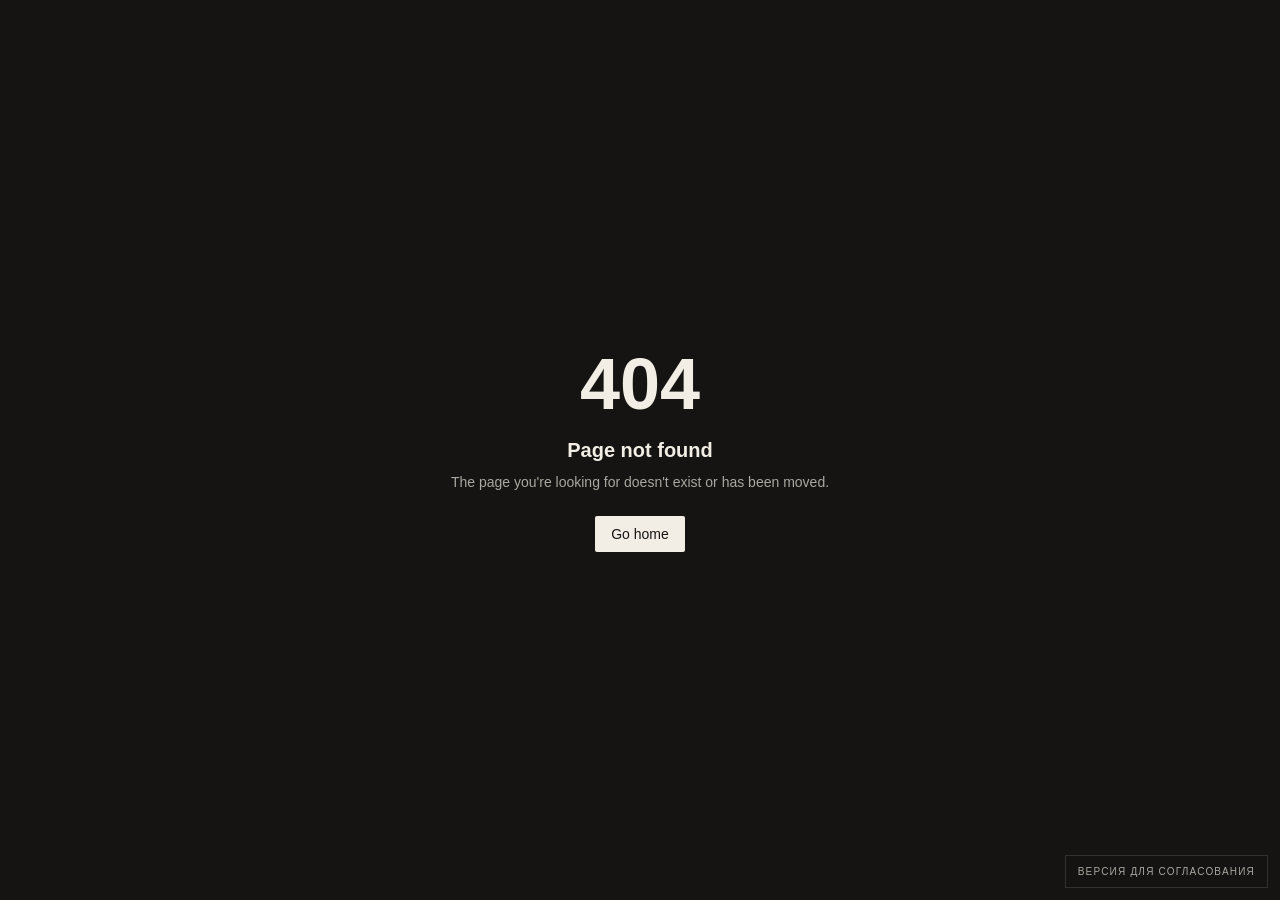
<file: index.html>
<!DOCTYPE html><html lang="ru"><head><meta charSet="utf-8"/><meta name="viewport" content="width=device-width, initial-scale=1"/><link rel="preload" as="image" href="/__l5e/assets-v1/3151cc91-6b3d-421c-85db-95b3ad371277/hero.jpg" fetchPriority="high"/><link rel="preload" as="image" href="/__l5e/assets-v1/8ca538f2-7162-49ae-8cec-57a127f06f2c/house.jpg"/><link rel="preload" as="image" href="/__l5e/assets-v1/dd4f8d48-ca07-44b8-af6e-c9adf97afaf5/family.jpg"/><link rel="preload" as="image" href="/__l5e/assets-v1/cbeaa3d8-c013-42d2-a098-bbe4d95394fb/apartment.jpg"/><link rel="preload" as="image" href="/__l5e/assets-v1/4cbcdb6b-abcc-46e6-adca-0047667f9811/kitchen.jpg"/><link rel="preload" as="image" href="/__l5e/assets-v1/4305d05d-297b-4027-ae71-3e556cdf68b6/artem.jpg"/><link rel="stylesheet" href="/assets/styles-ELQ7YTXs.css" data-precedence="default"/><link rel="stylesheet" href="https://fonts.googleapis.com/css2?family=Manrope:wght@400;500;600&amp;family=Sora:wght@400;500;600;700&amp;display=swap" data-precedence="default"/><title>АС Бюро — дизайн интерьера и реализация под ключ</title><meta name="author" content="АС Бюро"/><meta name="twitter:site" content="@Lovable"/><meta name="description" content="Создаём частные интерьеры в Москве: от концепции и точного расчёта до комплектации и реализации."/><meta property="og:title" content="АС Бюро — интерьеры, которые становятся частью жизни"/><meta property="og:description" content="Дизайн и реализация интерьера с понятным бюджетом, сроками и личной ответственностью автора."/><meta property="og:type" content="website"/><meta name="twitter:card" content="summary_large_image"/><link rel="modulepreload" href="/assets/index-BmZvQvYs.js"/><link rel="modulepreload" href="/assets/routes--V5VBVIe.js"/><link rel="modulepreload" href="/assets/apartment.jpg.asset-Br6MMako.js"/><link rel="modulepreload" href="/assets/arrow-right-BbupuYT4.js"/><link rel="modulepreload" href="/assets/family.jpg.asset-DGB_GGpP.js"/><link rel="modulepreload" href="/assets/artem.jpg.asset-D_5ELIEk.js"/><link rel="modulepreload" href="/assets/chevron-left-CBtDIGu8.js"/><link rel="modulepreload" href="/assets/chevron-right-C4FnQ8ZQ.js"/><link rel="modulepreload" href="/assets/menu--oUcdgUM.js"/><link rel="modulepreload" href="/assets/SeoSections-rJTPyyku.js"/><link rel="modulepreload" href="/assets/x-BY15AfyA.js"/><link rel="modulepreload" href="/assets/button-CGlO9I4O.js"/><link rel="preconnect" href="https://fonts.googleapis.com"/><link rel="preconnect" href="https://fonts.gstatic.com" crossorigin="anonymous"/><link rel="icon" href="/favicon.ico" type="image/x-icon"/><meta name="robots" content="noindex, nofollow"></head><body><!--$--><div class="min-h-screen overflow-hidden bg-background font-body text-foreground antialiased"><header class="fixed inset-x-0 top-0 z-50 border-b border-border bg-background/80 backdrop-blur-xl"><div class="mx-auto flex h-18 max-w-[1520px] items-center justify-between px-5 sm:px-8 lg:px-12"><a href="#top" class="font-display text-lg font-semibold" aria-label="АС Бюро — на главную">АС Бюро</a><nav class="hidden items-center gap-4 text-[11px] text-muted-foreground lg:flex xl:gap-6 xl:text-xs" aria-label="Основная навигация"><a href="/portfolio" class="whitespace-nowrap transition-colors hover:text-foreground">Портфолио</a><a href="https://a-s-buro.ru/otzyvy/" class="whitespace-nowrap transition-colors hover:text-foreground">Отзывы</a><a href="/elitnyj-dizajn-interera" class="whitespace-nowrap transition-colors hover:text-foreground">Услуги</a><a href="#styles" class="whitespace-nowrap transition-colors hover:text-foreground">Стили</a><a href="#pricing" class="whitespace-nowrap transition-colors hover:text-foreground">Цены</a><a href="https://a-s-buro.ru/category/smi/" class="whitespace-nowrap transition-colors hover:text-foreground">СМИ</a><a href="https://a-s-buro.ru/dizajn-interera/" class="whitespace-nowrap transition-colors hover:text-foreground">Дизайн</a><a href="/blog-umnyj-dom" class="whitespace-nowrap transition-colors hover:text-foreground">Блог</a><a href="#contact" class="whitespace-nowrap transition-colors hover:text-foreground">Контакты</a></nav><div class="flex items-center gap-2"><a href="#quiz" class="items-center justify-center gap-2 whitespace-nowrap text-sm font-medium cursor-pointer transition-colors focus-visible:outline-none focus-visible:ring-1 focus-visible:ring-ring disabled:pointer-events-none disabled:opacity-50 disabled:cursor-not-allowed [&amp;_svg]:pointer-events-none [&amp;_svg]:size-4 [&amp;_svg]:shrink-0 border shadow-sm hover:bg-accent hover:text-accent-foreground h-9 px-4 py-2 hidden rounded-none border-foreground/30 bg-transparent sm:inline-flex">Рассчитать проект</a><button class="inline-flex items-center justify-center gap-2 whitespace-nowrap text-sm font-medium cursor-pointer transition-colors focus-visible:outline-none focus-visible:ring-1 focus-visible:ring-ring disabled:pointer-events-none disabled:opacity-50 disabled:cursor-not-allowed [&amp;_svg]:pointer-events-none [&amp;_svg]:size-4 [&amp;_svg]:shrink-0 hover:bg-accent hover:text-accent-foreground h-9 w-9 rounded-none lg:hidden" aria-label="Открыть меню"><svg xmlns="http://www.w3.org/2000/svg" width="24" height="24" viewBox="0 0 24 24" fill="none" stroke="currentColor" stroke-width="2" stroke-linecap="round" stroke-linejoin="round" class="lucide lucide-menu" aria-hidden="true"><path d="M4 5h16"></path><path d="M4 12h16"></path><path d="M4 19h16"></path></svg></button></div></div></header><main id="top"><section class="relative min-h-[92svh] pt-18"><img src="/__l5e/assets-v1/3151cc91-6b3d-421c-85db-95b3ad371277/hero.jpg" alt="Реализованный интерьер АС Бюро" class="absolute inset-0 h-full w-full object-cover" fetchPriority="high"/><div class="hero-shade absolute inset-0"></div><div class="relative mx-auto flex min-h-[calc(92svh-4.5rem)] max-w-[1520px] flex-col justify-end px-5 pb-8 sm:px-8 lg:px-12 lg:pb-12"><p class="rise mb-5 text-[10px] uppercase tracking-[0.28em] text-hero-muted">Архитектурно-интерьерное бюро · Москва</p><h1 class="rise delay-1 max-w-[950px] font-display text-[clamp(2.7rem,7vw,7.2rem)] font-medium leading-[0.94] text-hero">Интерьер, в котором хочется остаться</h1><div class="mt-7 flex flex-col gap-6 border-t border-hero-border pt-5 sm:flex-row sm:items-end sm:justify-between"><p class="max-w-[560px] text-sm leading-relaxed text-hero-muted sm:text-base">Создаём и реализуем пространства под ваш образ жизни. Один автор, одна команда, понятный путь до новоселья.</p><div class="flex w-full flex-col gap-3 sm:w-auto sm:flex-row"><a href="#quiz" class="inline-flex items-center justify-center gap-2 whitespace-nowrap text-sm font-medium cursor-pointer transition-colors focus-visible:outline-none focus-visible:ring-1 focus-visible:ring-ring disabled:pointer-events-none disabled:opacity-50 disabled:cursor-not-allowed [&amp;_svg]:pointer-events-none [&amp;_svg]:size-4 [&amp;_svg]:shrink-0 shadow h-13 rounded-none bg-accent px-6 text-accent-foreground hover:bg-paper">Рассчитать стоимость <svg xmlns="http://www.w3.org/2000/svg" width="24" height="24" viewBox="0 0 24 24" fill="none" stroke="currentColor" stroke-width="2" stroke-linecap="round" stroke-linejoin="round" class="lucide lucide-arrow-down" aria-hidden="true"><path d="M12 5v14"></path><path d="m19 12-7 7-7-7"></path></svg></a><a href="#projects" class="inline-flex items-center justify-center gap-2 whitespace-nowrap text-sm font-medium cursor-pointer transition-colors focus-visible:outline-none focus-visible:ring-1 focus-visible:ring-ring disabled:pointer-events-none disabled:opacity-50 disabled:cursor-not-allowed [&amp;_svg]:pointer-events-none [&amp;_svg]:size-4 [&amp;_svg]:shrink-0 border shadow-sm h-13 rounded-none border-hero-border bg-hero-field px-6 text-hero hover:bg-paper hover:text-ink">Смотреть портфолио <svg xmlns="http://www.w3.org/2000/svg" width="24" height="24" viewBox="0 0 24 24" fill="none" stroke="currentColor" stroke-width="2" stroke-linecap="round" stroke-linejoin="round" class="lucide lucide-arrow-down" aria-hidden="true"><path d="M12 5v14"></path><path d="m19 12-7 7-7-7"></path></svg></a></div></div></div></section><section id="services" aria-labelledby="services-title" class="border-y border-border"><div class="mx-auto max-w-[1520px] px-5 py-20 sm:px-8 md:py-28 lg:px-12"><p class="eyebrow">Полный цикл</p><h2 id="services-title" class="mt-4 max-w-5xl font-display text-[clamp(2.1rem,4.5vw,4.6rem)] leading-[1.02]">От дизайн-проекта до реализации</h2><div class="mt-12 grid gap-x-12 md:grid-cols-2"><a href="/elitnyj-dizajn-interera" class="group flex gap-5 border-t border-border py-7 sm:gap-8"><span class="pt-1 text-xs text-accent" aria-hidden="true">01</span><div class="flex-1"><h3 class="font-display text-xl transition-colors group-hover:text-accent sm:text-2xl">Дизайн-проект интерьера</h3><p class="mt-3 max-w-lg text-sm leading-relaxed text-muted-foreground sm:text-base">Планировка, концепция, визуализации и рабочие чертежи. Решения, по которым можно собрать интерьер.</p></div><svg xmlns="http://www.w3.org/2000/svg" width="24" height="24" viewBox="0 0 24 24" fill="none" stroke="currentColor" stroke-width="2" stroke-linecap="round" stroke-linejoin="round" class="lucide lucide-arrow-right mt-1 size-5 shrink-0 text-accent" aria-hidden="true"><path d="M5 12h14"></path><path d="m12 5 7 7-7 7"></path></svg></a><a href="/elitnyj-dizajn-interera#prices" class="group flex gap-5 border-t border-border py-7 sm:gap-8"><span class="pt-1 text-xs text-accent" aria-hidden="true">02</span><div class="flex-1"><h3 class="font-display text-xl transition-colors group-hover:text-accent sm:text-2xl">Авторский надзор</h3><p class="mt-3 max-w-lg text-sm leading-relaxed text-muted-foreground sm:text-base">Проверка соответствия работ проекту и ответы на вопросы строителей во время реализации.</p></div><svg xmlns="http://www.w3.org/2000/svg" width="24" height="24" viewBox="0 0 24 24" fill="none" stroke="currentColor" stroke-width="2" stroke-linecap="round" stroke-linejoin="round" class="lucide lucide-arrow-right mt-1 size-5 shrink-0 text-accent" aria-hidden="true"><path d="M5 12h14"></path><path d="m12 5 7 7-7 7"></path></svg></a><a href="/elitnyj-dizajn-interera#prices" class="group flex gap-5 border-t border-border py-7 sm:gap-8"><span class="pt-1 text-xs text-accent" aria-hidden="true">03</span><div class="flex-1"><h3 class="font-display text-xl transition-colors group-hover:text-accent sm:text-2xl">Комплектация интерьера</h3><p class="mt-3 max-w-lg text-sm leading-relaxed text-muted-foreground sm:text-base">Подбор мебели, отделки и оборудования. Спецификации и согласование покупок с учётом бюджета.</p></div><svg xmlns="http://www.w3.org/2000/svg" width="24" height="24" viewBox="0 0 24 24" fill="none" stroke="currentColor" stroke-width="2" stroke-linecap="round" stroke-linejoin="round" class="lucide lucide-arrow-right mt-1 size-5 shrink-0 text-accent" aria-hidden="true"><path d="M5 12h14"></path><path d="m12 5 7 7-7 7"></path></svg></a><a href="/blog-umnyj-dom" class="group flex gap-5 border-t border-border py-7 sm:gap-8"><span class="pt-1 text-xs text-accent" aria-hidden="true">04</span><div class="flex-1"><h3 class="font-display text-xl transition-colors group-hover:text-accent sm:text-2xl">Инженерные решения</h3><p class="mt-3 max-w-lg text-sm leading-relaxed text-muted-foreground sm:text-base">Свет, климат и умный дом. Согласуем технические системы с планировкой и интерьером.</p></div><svg xmlns="http://www.w3.org/2000/svg" width="24" height="24" viewBox="0 0 24 24" fill="none" stroke="currentColor" stroke-width="2" stroke-linecap="round" stroke-linejoin="round" class="lucide lucide-arrow-right mt-1 size-5 shrink-0 text-accent" aria-hidden="true"><path d="M5 12h14"></path><path d="m12 5 7 7-7 7"></path></svg></a></div></div></section><section id="quiz" class="mx-auto grid max-w-[1520px] gap-12 px-5 pt-20 pb-20 sm:px-8 md:grid-cols-12 md:py-28 lg:px-12"><div class="md:col-span-5"><p class="eyebrow">Предварительный расчёт</p><h2 class="mt-4 font-display text-[clamp(2.1rem,4vw,4rem)] leading-none">Узнайте бюджет вашего проекта</h2><p class="mt-6 max-w-[450px] text-sm leading-relaxed text-muted-foreground">Ответьте на три вопроса. Покажем ориентир и предложим подходящий формат работы.</p></div><div class="border-t border-border pt-6 md:col-span-7"><div class="mb-10 flex items-center justify-between text-xs text-muted-foreground"><span>Вопрос 1 из 3</span><span>0<!-- -->%</span></div><div class="h-px bg-border"><div class="h-px bg-accent transition-all duration-500" style="width:0%"></div></div><div class="quiz-panel mt-10"><h3 class="font-display text-2xl sm:text-3xl">Что проектируем?</h3><div class="mt-8 grid gap-3 sm:grid-cols-2"><button class="inline-flex items-center gap-2 whitespace-nowrap text-sm font-medium cursor-pointer transition-colors focus-visible:outline-none focus-visible:ring-1 focus-visible:ring-ring disabled:pointer-events-none disabled:opacity-50 disabled:cursor-not-allowed [&amp;_svg]:pointer-events-none [&amp;_svg]:size-4 [&amp;_svg]:shrink-0 border bg-background shadow-sm hover:text-accent-foreground h-auto min-h-16 justify-between rounded-none border-border px-5 py-4 text-left hover:border-accent hover:bg-secondary">Квартиру<svg xmlns="http://www.w3.org/2000/svg" width="24" height="24" viewBox="0 0 24 24" fill="none" stroke="currentColor" stroke-width="2" stroke-linecap="round" stroke-linejoin="round" class="lucide lucide-arrow-right size-4" aria-hidden="true"><path d="M5 12h14"></path><path d="m12 5 7 7-7 7"></path></svg></button><button class="inline-flex items-center gap-2 whitespace-nowrap text-sm font-medium cursor-pointer transition-colors focus-visible:outline-none focus-visible:ring-1 focus-visible:ring-ring disabled:pointer-events-none disabled:opacity-50 disabled:cursor-not-allowed [&amp;_svg]:pointer-events-none [&amp;_svg]:size-4 [&amp;_svg]:shrink-0 border bg-background shadow-sm hover:text-accent-foreground h-auto min-h-16 justify-between rounded-none border-border px-5 py-4 text-left hover:border-accent hover:bg-secondary">Загородный дом<svg xmlns="http://www.w3.org/2000/svg" width="24" height="24" viewBox="0 0 24 24" fill="none" stroke="currentColor" stroke-width="2" stroke-linecap="round" stroke-linejoin="round" class="lucide lucide-arrow-right size-4" aria-hidden="true"><path d="M5 12h14"></path><path d="m12 5 7 7-7 7"></path></svg></button><button class="inline-flex items-center gap-2 whitespace-nowrap text-sm font-medium cursor-pointer transition-colors focus-visible:outline-none focus-visible:ring-1 focus-visible:ring-ring disabled:pointer-events-none disabled:opacity-50 disabled:cursor-not-allowed [&amp;_svg]:pointer-events-none [&amp;_svg]:size-4 [&amp;_svg]:shrink-0 border bg-background shadow-sm hover:text-accent-foreground h-auto min-h-16 justify-between rounded-none border-border px-5 py-4 text-left hover:border-accent hover:bg-secondary">Офис<svg xmlns="http://www.w3.org/2000/svg" width="24" height="24" viewBox="0 0 24 24" fill="none" stroke="currentColor" stroke-width="2" stroke-linecap="round" stroke-linejoin="round" class="lucide lucide-arrow-right size-4" aria-hidden="true"><path d="M5 12h14"></path><path d="m12 5 7 7-7 7"></path></svg></button></div></div></div></section><div class="marquee border-y border-border py-4" aria-hidden="true"><div class="marquee-track font-display text-2xl text-muted-foreground"><span>АРХИТЕКТУРА · ИНТЕРЬЕР · КОМПЛЕКТАЦИЯ · РЕАЛИЗАЦИЯ · </span><span>АРХИТЕКТУРА · ИНТЕРЬЕР · КОМПЛЕКТАЦИЯ · РЕАЛИЗАЦИЯ · </span></div></div><section id="projects" class="py-20 md:py-28"><div class="mx-auto mb-10 flex max-w-[1520px] items-end justify-between px-5 sm:px-8 lg:px-12"><div><p class="eyebrow">Избранные проекты</p><h2 class="mt-3 font-display text-[clamp(2rem,4vw,4.2rem)] leading-none">Пространства для жизни</h2></div><div class="flex gap-2"><button class="inline-flex items-center justify-center gap-2 whitespace-nowrap text-sm font-medium cursor-pointer transition-colors focus-visible:outline-none focus-visible:ring-1 focus-visible:ring-ring disabled:pointer-events-none disabled:opacity-50 disabled:cursor-not-allowed [&amp;_svg]:pointer-events-none [&amp;_svg]:size-4 [&amp;_svg]:shrink-0 border border-input bg-background shadow-sm hover:bg-accent hover:text-accent-foreground h-9 w-9 rounded-none" aria-label="Предыдущий проект"><svg xmlns="http://www.w3.org/2000/svg" width="24" height="24" viewBox="0 0 24 24" fill="none" stroke="currentColor" stroke-width="2" stroke-linecap="round" stroke-linejoin="round" class="lucide lucide-chevron-left" aria-hidden="true"><path d="m15 18-6-6 6-6"></path></svg></button><button class="inline-flex items-center justify-center gap-2 whitespace-nowrap text-sm font-medium cursor-pointer transition-colors focus-visible:outline-none focus-visible:ring-1 focus-visible:ring-ring disabled:pointer-events-none disabled:opacity-50 disabled:cursor-not-allowed [&amp;_svg]:pointer-events-none [&amp;_svg]:size-4 [&amp;_svg]:shrink-0 border border-input bg-background shadow-sm hover:bg-accent hover:text-accent-foreground h-9 w-9 rounded-none" aria-label="Следующий проект"><svg xmlns="http://www.w3.org/2000/svg" width="24" height="24" viewBox="0 0 24 24" fill="none" stroke="currentColor" stroke-width="2" stroke-linecap="round" stroke-linejoin="round" class="lucide lucide-chevron-right" aria-hidden="true"><path d="m9 18 6-6-6-6"></path></svg></button></div></div><div class="project-stage mx-auto max-w-[1520px] px-5 sm:px-8 lg:px-12"><figure class="project-slide active" aria-hidden="false"><div class="image-frame aspect-[4/5] overflow-hidden sm:aspect-[16/9]"><img src="/__l5e/assets-v1/8ca538f2-7162-49ae-8cec-57a127f06f2c/house.jpg" alt="Гостиная загородного дома АС Бюро" class="h-full w-full object-cover"/></div><figcaption class="mt-4 flex justify-between gap-4"><h3 class="font-display text-lg sm:text-2xl">Дом для большой семьи</h3><span class="text-xs text-muted-foreground">Москва · 420 м²</span></figcaption></figure><figure class="project-slide" aria-hidden="true"><div class="image-frame aspect-[4/5] overflow-hidden sm:aspect-[16/9]"><img src="/__l5e/assets-v1/dd4f8d48-ca07-44b8-af6e-c9adf97afaf5/family.jpg" alt="Светлая квартира АС Бюро" class="h-full w-full object-cover"/></div><figcaption class="mt-4 flex justify-between gap-4"><h3 class="font-display text-lg sm:text-2xl">Квартира для новой главы</h3><span class="text-xs text-muted-foreground">Москва · 186 м²</span></figcaption></figure><figure class="project-slide" aria-hidden="true"><div class="image-frame aspect-[4/5] overflow-hidden sm:aspect-[16/9]"><img src="/__l5e/assets-v1/cbeaa3d8-c013-42d2-a098-bbe4d95394fb/apartment.jpg" alt="Современная гостиная АС Бюро" class="h-full w-full object-cover"/></div><figcaption class="mt-4 flex justify-between gap-4"><h3 class="font-display text-lg sm:text-2xl">Тихая архитектура</h3><span class="text-xs text-muted-foreground">Москва · 210 м²</span></figcaption></figure><figure class="project-slide" aria-hidden="true"><div class="image-frame aspect-[4/5] overflow-hidden sm:aspect-[16/9]"><img src="/__l5e/assets-v1/4cbcdb6b-abcc-46e6-adca-0047667f9811/kitchen.jpg" alt="Кухня-гостиная АС Бюро" class="h-full w-full object-cover"/></div><figcaption class="mt-4 flex justify-between gap-4"><h3 class="font-display text-lg sm:text-2xl">Пространство для встреч</h3><span class="text-xs text-muted-foreground">Подмосковье · 360 м²</span></figcaption></figure></div><div class="mx-auto mt-6 flex max-w-[1520px] gap-1 px-5 sm:px-8 lg:px-12"><button aria-label="Показать проект Дом для большой семьи" class="h-px flex-1 bg-accent"></button><button aria-label="Показать проект Квартира для новой главы" class="h-px flex-1 bg-border"></button><button aria-label="Показать проект Тихая архитектура" class="h-px flex-1 bg-border"></button><button aria-label="Показать проект Пространство для встреч" class="h-px flex-1 bg-border"></button></div></section><section id="pricing" class="mx-auto max-w-[1520px] px-5 py-20 sm:px-8 md:py-28 lg:px-12"><div class="reveal"><p class="eyebrow">Тарифы</p><h2 class="mt-4 max-w-5xl font-display text-[clamp(2.2rem,4.5vw,4.6rem)] leading-none">Стоимость дизайн-проекта</h2></div><div class="mt-14 grid border-y border-border md:grid-cols-3"><article class="reveal flex flex-col px-0 py-8 sm:p-8 md:min-h-[650px] md:p-9 lg:p-11 border-b border-border md:border-r md:border-b-0 "><div class="border-b border-border pb-8"><span class="block text-[0.625rem] uppercase tracking-[0.24em] text-muted-foreground">Вариант 01</span><h3 class="mt-4 min-h-0 font-display text-2xl leading-snug md:min-h-24 lg:text-[1.7rem]">Концепция</h3><p class="mt-5 font-display text-[clamp(1.65rem,2.2vw,2.35rem)] leading-none">от 2 900 ₽/м²</p></div><ul class="my-8 grid gap-3 text-sm leading-relaxed text-muted-foreground"><li class="flex gap-3"><span class="mt-0.5 shrink-0 text-accent" aria-hidden="true">/</span><span>Интервью и составление технического задания</span></li><li class="flex gap-3"><span class="mt-0.5 shrink-0 text-accent" aria-hidden="true">/</span><span>Перепланировка помещений (если требуется)</span></li><li class="flex gap-3"><span class="mt-0.5 shrink-0 text-accent" aria-hidden="true">/</span><span>План расстановки мебели в габаритах</span></li><li class="flex gap-3"><span class="mt-0.5 shrink-0 text-accent" aria-hidden="true">/</span><span>3D-коллажи</span></li><li class="flex gap-3"><span class="mt-0.5 shrink-0 text-accent" aria-hidden="true">/</span><span>План размещения розеток и выключателей</span></li><li class="flex gap-3"><span class="mt-0.5 shrink-0 text-accent" aria-hidden="true">/</span><span>План расположения светильников</span></li><li class="flex gap-3"><span class="mt-0.5 shrink-0 text-accent" aria-hidden="true">/</span><span>Схема управления светом</span></li></ul><a href="#quiz" class="inline-flex items-center justify-center gap-2 whitespace-nowrap text-sm font-medium cursor-pointer transition-colors focus-visible:outline-none focus-visible:ring-1 focus-visible:ring-ring disabled:pointer-events-none disabled:opacity-50 disabled:cursor-not-allowed [&amp;_svg]:pointer-events-none [&amp;_svg]:size-4 [&amp;_svg]:shrink-0 border shadow-sm hover:bg-accent hover:text-accent-foreground px-4 py-2 mt-auto h-12 w-full rounded-none border-border bg-transparent">Рассчитать стоимость <svg xmlns="http://www.w3.org/2000/svg" width="24" height="24" viewBox="0 0 24 24" fill="none" stroke="currentColor" stroke-width="2" stroke-linecap="round" stroke-linejoin="round" class="lucide lucide-arrow-right" aria-hidden="true"><path d="M5 12h14"></path><path d="m12 5 7 7-7 7"></path></svg></a></article><article class="reveal flex flex-col px-0 py-8 sm:p-8 md:min-h-[650px] md:p-9 lg:p-11 border-b border-border md:border-r md:border-b-0 bg-secondary/30"><div class="border-b border-border pb-8"><span class="block text-[0.625rem] uppercase tracking-[0.24em] text-accent">Вариант 02</span><h3 class="mt-4 min-h-0 font-display text-2xl leading-snug md:min-h-24 lg:text-[1.7rem]">Концепция + 3D-визуализация + развертки стен</h3><p class="mt-5 font-display text-[clamp(1.65rem,2.2vw,2.35rem)] leading-none">от 4 900 ₽/м²</p></div><ul class="my-8 grid gap-3 text-sm leading-relaxed text-muted-foreground"><li class="flex gap-3"><span class="mt-0.5 shrink-0 text-accent" aria-hidden="true">/</span><span>Всё из тарифа «Концепция»</span></li><li class="flex gap-3"><span class="mt-0.5 shrink-0 text-accent" aria-hidden="true">/</span><span>Обмеры</span></li><li class="flex gap-3"><span class="mt-0.5 shrink-0 text-accent" aria-hidden="true">/</span><span>3D-визуализации</span></li><li class="flex gap-3"><span class="mt-0.5 shrink-0 text-accent" aria-hidden="true">/</span><span>Развертки стен с указанием материалов, отделок и раскладкой</span></li></ul><a href="#quiz" class="inline-flex items-center justify-center gap-2 whitespace-nowrap text-sm font-medium cursor-pointer transition-colors focus-visible:outline-none focus-visible:ring-1 focus-visible:ring-ring disabled:pointer-events-none disabled:opacity-50 disabled:cursor-not-allowed [&amp;_svg]:pointer-events-none [&amp;_svg]:size-4 [&amp;_svg]:shrink-0 shadow hover:bg-primary/90 px-4 py-2 mt-auto h-12 w-full rounded-none bg-accent text-accent-foreground">Рассчитать стоимость <svg xmlns="http://www.w3.org/2000/svg" width="24" height="24" viewBox="0 0 24 24" fill="none" stroke="currentColor" stroke-width="2" stroke-linecap="round" stroke-linejoin="round" class="lucide lucide-arrow-right" aria-hidden="true"><path d="M5 12h14"></path><path d="m12 5 7 7-7 7"></path></svg></a></article><article class="reveal flex flex-col px-0 py-8 sm:p-8 md:min-h-[650px] md:p-9 lg:p-11  "><div class="border-b border-border pb-8"><span class="block text-[0.625rem] uppercase tracking-[0.24em] text-muted-foreground">Вариант 03</span><h3 class="mt-4 min-h-0 font-display text-2xl leading-snug md:min-h-24 lg:text-[1.7rem]">Полный дизайн-проект</h3><p class="mt-5 font-display text-[clamp(1.65rem,2.2vw,2.35rem)] leading-none">от 5 900 ₽/м²</p></div><ul class="my-8 grid gap-3 text-sm leading-relaxed text-muted-foreground"><li class="flex gap-3"><span class="mt-0.5 shrink-0 text-accent" aria-hidden="true">/</span><span>Интервью с клиентом и техническое задание</span></li><li class="flex gap-3"><span class="mt-0.5 shrink-0 text-accent" aria-hidden="true">/</span><span>Обмеры и планировка с расстановкой мебели в габаритах</span></li><li class="flex gap-3"><span class="mt-0.5 shrink-0 text-accent" aria-hidden="true">/</span><span>Коллажи и 3D-визуализации</span></li><li class="flex gap-3"><span class="mt-0.5 shrink-0 text-accent" aria-hidden="true">/</span><span>План монтажа/демонтажа, напольных покрытий и тёплого пола</span></li><li class="flex gap-3"><span class="mt-0.5 shrink-0 text-accent" aria-hidden="true">/</span><span>План потолка, розеток и выключателей</span></li><li class="flex gap-3"><span class="mt-0.5 shrink-0 text-accent" aria-hidden="true">/</span><span>Схема управления светом</span></li><li class="flex gap-3"><span class="mt-0.5 shrink-0 text-accent" aria-hidden="true">/</span><span>Планы сантехнического оборудования</span></li><li class="flex gap-3"><span class="mt-0.5 shrink-0 text-accent" aria-hidden="true">/</span><span>Чертежи конструкций и встроенной мебели</span></li><li class="flex gap-3"><span class="mt-0.5 shrink-0 text-accent" aria-hidden="true">/</span><span>Спецификации проёмов и дверей</span></li><li class="flex gap-3"><span class="mt-0.5 shrink-0 text-accent" aria-hidden="true">/</span><span>Развертки стен с указанием покрытий и раскладкой</span></li><li class="flex gap-3"><span class="mt-0.5 shrink-0 text-accent" aria-hidden="true">/</span><span>Спецификация закупки с указанием артикулов</span></li><li class="flex gap-3"><span class="mt-0.5 shrink-0 text-accent" aria-hidden="true">/</span><span>Адаптация инженерных проектов и проекта под бюджет</span></li></ul><a href="#quiz" class="inline-flex items-center justify-center gap-2 whitespace-nowrap text-sm font-medium cursor-pointer transition-colors focus-visible:outline-none focus-visible:ring-1 focus-visible:ring-ring disabled:pointer-events-none disabled:opacity-50 disabled:cursor-not-allowed [&amp;_svg]:pointer-events-none [&amp;_svg]:size-4 [&amp;_svg]:shrink-0 border shadow-sm hover:bg-accent hover:text-accent-foreground px-4 py-2 mt-auto h-12 w-full rounded-none border-border bg-transparent">Рассчитать стоимость <svg xmlns="http://www.w3.org/2000/svg" width="24" height="24" viewBox="0 0 24 24" fill="none" stroke="currentColor" stroke-width="2" stroke-linecap="round" stroke-linejoin="round" class="lucide lucide-arrow-right" aria-hidden="true"><path d="M5 12h14"></path><path d="m12 5 7 7-7 7"></path></svg></a></article></div><div class="reveal mt-14 border-t border-border pt-9 md:mt-16 md:flex md:items-center md:gap-12"><p class="shrink-0 text-[0.625rem] uppercase tracking-[0.28em] text-muted-foreground">Участие в проектах</p><div class="mt-7 grid flex-1 grid-cols-3 items-center gap-x-6 gap-y-7 sm:grid-cols-5 md:mt-0 md:grid-cols-9 md:gap-x-7"><div class="group flex h-12 items-center justify-center" title="Яндекс"><img src="/__l5e/assets-v1/76bbb405-a9b8-4915-8d52-467eaf7e2342/client-logo-4.svg" alt="Яндекс" loading="lazy" class="max-h-9 w-full object-contain opacity-55 grayscale transition duration-300 group-hover:opacity-90 group-hover:grayscale-0"/></div><div class="group flex h-12 items-center justify-center" title="MARS"><img src="/__l5e/assets-v1/8791929a-86ad-40b4-99e9-726b05e58a22/client-logo-2.svg" alt="MARS" loading="lazy" class="max-h-9 w-full object-contain opacity-55 grayscale transition duration-300 group-hover:opacity-90 group-hover:grayscale-0"/></div><div class="group flex h-12 items-center justify-center" title="ВТБ Страхование"><img src="/__l5e/assets-v1/3790636f-9996-4a57-b572-b3945ce5a2da/client-logo-7.svg" alt="ВТБ Страхование" loading="lazy" class="max-h-9 w-full object-contain opacity-55 grayscale transition duration-300 group-hover:opacity-90 group-hover:grayscale-0"/></div><div class="group flex h-12 items-center justify-center" title="СОГАЗ"><img src="/__l5e/assets-v1/adc4fba7-8a22-4a6e-b495-039c0d5cbad4/client-logo-8.svg" alt="СОГАЗ" loading="lazy" class="max-h-9 w-full object-contain opacity-55 grayscale transition duration-300 group-hover:opacity-90 group-hover:grayscale-0"/></div><div class="group flex h-12 items-center justify-center" title="Unilever"><img src="/__l5e/assets-v1/dbcbbea4-ca2e-481e-91b2-e290647a4b98/client-logo-5.svg" alt="Unilever" loading="lazy" class="max-h-9 w-full object-contain opacity-55 grayscale transition duration-300 group-hover:opacity-90 group-hover:grayscale-0"/></div><div class="group flex h-12 items-center justify-center" title="Danone"><img src="/__l5e/assets-v1/9c78acde-beeb-4c74-9b88-31add279b7dd/client-logo-6.svg" alt="Danone" loading="lazy" class="max-h-9 w-full object-contain opacity-55 grayscale transition duration-300 group-hover:opacity-90 group-hover:grayscale-0"/></div><div class="group flex h-12 items-center justify-center" title="BNP Paribas"><img src="/__l5e/assets-v1/f7121058-380a-4af7-bfbe-49ad16f8eff4/client-logo-3.svg" alt="BNP Paribas" loading="lazy" class="max-h-9 w-full object-contain opacity-55 grayscale transition duration-300 group-hover:opacity-90 group-hover:grayscale-0"/></div><div class="group flex h-12 items-center justify-center" title="Diageo"><img src="/__l5e/assets-v1/38d1cece-ea12-4d86-b0aa-46288113b48d/client-logo-1.svg" alt="Diageo" loading="lazy" class="max-h-9 w-full object-contain opacity-55 grayscale transition duration-300 group-hover:opacity-90 group-hover:grayscale-0"/></div><div class="group flex h-12 items-center justify-center" title="PwC"><img src="/__l5e/assets-v1/b611093a-785c-46eb-af22-075540e3e502/client-logo-9.svg" alt="PwC" loading="lazy" class="max-h-9 w-full object-contain opacity-55 grayscale transition duration-300 group-hover:opacity-90 group-hover:grayscale-0"/></div></div></div></section><section id="process" aria-labelledby="process-title" class="bg-paper text-ink"><div class="mx-auto max-w-[1520px] px-5 py-20 sm:px-8 md:py-28 lg:px-12"><p class="eyebrow text-ink-muted">Порядок работы</p><h2 id="process-title" class="mt-4 max-w-5xl font-display text-[clamp(2.1rem,4.5vw,4.6rem)] leading-[1.02]">Путь от первой встречи до готового интерьера</h2><ol class="mt-12 grid gap-x-10 gap-y-8 sm:grid-cols-2 lg:grid-cols-3"><li class="border-t border-ink/20 pt-5"><span class="text-xs text-ink-muted">01</span><h3 class="mt-5 font-display text-xl leading-tight">Знакомство и задача</h3><p class="mt-3 text-sm leading-relaxed text-ink-muted">Обсуждаем образ жизни, пожелания, особенности объекта и бюджет.</p></li><li class="border-t border-ink/20 pt-5"><span class="text-xs text-ink-muted">02</span><h3 class="mt-5 font-display text-xl leading-tight">Планировочное решение</h3><p class="mt-3 text-sm leading-relaxed text-ink-muted">Определяем назначение помещений, расстановку мебели и сценарии движения.</p></li><li class="border-t border-ink/20 pt-5"><span class="text-xs text-ink-muted">03</span><h3 class="mt-5 font-display text-xl leading-tight">Концепция и визуализация</h3><p class="mt-3 text-sm leading-relaxed text-ink-muted">Выбираем материалы, цвет и свет. Показываем, как решения сочетаются в пространстве.</p></li><li class="border-t border-ink/20 pt-5"><span class="text-xs text-ink-muted">04</span><h3 class="mt-5 font-display text-xl leading-tight">Рабочая документация</h3><p class="mt-3 text-sm leading-relaxed text-ink-muted">Готовим чертежи и спецификации для строителей, инженеров и поставщиков.</p></li><li class="border-t border-ink/20 pt-5"><span class="text-xs text-ink-muted">05</span><h3 class="mt-5 font-display text-xl leading-tight">Комплектация</h3><p class="mt-3 text-sm leading-relaxed text-ink-muted">Согласуем мебель, материалы и оборудование, необходимые для реализации.</p></li><li class="border-t border-ink/20 pt-5"><span class="text-xs text-ink-muted">06</span><h3 class="mt-5 font-display text-xl leading-tight">Реализация и надзор</h3><p class="mt-3 text-sm leading-relaxed text-ink-muted">Сопровождаем работы на объекте в согласованном объёме. Состав услуг закрепляем в договоре.</p></li></ol></div></section><section id="styles" class="mx-auto max-w-[1520px] px-5 py-20 sm:px-8 md:py-28 lg:px-12"><div class="reveal"><p class="eyebrow">Направления</p><h2 class="mt-4 font-display text-[clamp(2.2rem,4.5vw,4.6rem)] leading-none">Стили, в которых мы работаем</h2></div><div class="mt-14 grid gap-4 sm:grid-cols-2 lg:grid-cols-3"><a href="#quiz" class="image-frame reveal group relative overflow-hidden"><img src="/__l5e/assets-v1/8cc01ee6-b07a-4963-ab16-a94e24cb05be/style-sovremenny.jpg" alt="Интерьер в стиле: Современный стиль" loading="lazy" class="aspect-[4/3] w-full object-cover"/><div class="absolute inset-0 bg-gradient-to-t from-background/70 via-transparent to-transparent opacity-80 transition-opacity duration-500 group-hover:opacity-40"></div><span class="absolute bottom-4 left-4 bg-background/85 px-4 py-2 font-display text-sm sm:text-base">Современный стиль</span></a><a href="#quiz" class="image-frame reveal group relative overflow-hidden"><img src="/__l5e/assets-v1/8ba2880e-2b9f-4258-86c6-39fb1f7fa798/style-hajtek.jpg" alt="Интерьер в стиле: Хай-тек" loading="lazy" class="aspect-[4/3] w-full object-cover"/><div class="absolute inset-0 bg-gradient-to-t from-background/70 via-transparent to-transparent opacity-80 transition-opacity duration-500 group-hover:opacity-40"></div><span class="absolute bottom-4 left-4 bg-background/85 px-4 py-2 font-display text-sm sm:text-base">Хай-тек</span></a><a href="#quiz" class="image-frame reveal group relative overflow-hidden"><img src="/__l5e/assets-v1/d3535050-6a67-4955-8e2e-956089919e82/style-eklektika.jpg" alt="Интерьер в стиле: Эклектика" loading="lazy" class="aspect-[4/3] w-full object-cover"/><div class="absolute inset-0 bg-gradient-to-t from-background/70 via-transparent to-transparent opacity-80 transition-opacity duration-500 group-hover:opacity-40"></div><span class="absolute bottom-4 left-4 bg-background/85 px-4 py-2 font-display text-sm sm:text-base">Эклектика</span></a><a href="#quiz" class="image-frame reveal group relative overflow-hidden"><img src="/__l5e/assets-v1/be1b675e-efd0-459f-8a85-759789be5070/style-minimalizm.jpg" alt="Интерьер в стиле: Минимализм" loading="lazy" class="aspect-[4/3] w-full object-cover"/><div class="absolute inset-0 bg-gradient-to-t from-background/70 via-transparent to-transparent opacity-80 transition-opacity duration-500 group-hover:opacity-40"></div><span class="absolute bottom-4 left-4 bg-background/85 px-4 py-2 font-display text-sm sm:text-base">Минимализм</span></a><a href="#quiz" class="image-frame reveal group relative overflow-hidden"><img src="/__l5e/assets-v1/ee4dea0a-096a-4d2c-ab77-27d1d479fd90/style-neoklassika.jpg" alt="Интерьер в стиле: Неоклассика" loading="lazy" class="aspect-[4/3] w-full object-cover"/><div class="absolute inset-0 bg-gradient-to-t from-background/70 via-transparent to-transparent opacity-80 transition-opacity duration-500 group-hover:opacity-40"></div><span class="absolute bottom-4 left-4 bg-background/85 px-4 py-2 font-display text-sm sm:text-base">Неоклассика</span></a><a href="#quiz" class="reveal group flex min-h-[240px] items-center justify-center border border-border px-6 text-center font-display text-lg transition-colors duration-500 hover:border-accent sm:text-xl">Выбрать свой стиль <svg xmlns="http://www.w3.org/2000/svg" width="24" height="24" viewBox="0 0 24 24" fill="none" stroke="currentColor" stroke-width="2" stroke-linecap="round" stroke-linejoin="round" class="lucide lucide-arrow-right ml-3 size-5 transition-transform duration-500 group-hover:translate-x-1.5" aria-hidden="true"><path d="M5 12h14"></path><path d="m12 5 7 7-7 7"></path></svg></a></div></section><section id="studio" class="bg-paper text-ink"><div class="mx-auto grid max-w-[1520px] md:grid-cols-2"><div class="relative min-h-[560px] overflow-hidden"><img src="/__l5e/assets-v1/4305d05d-297b-4027-ae71-3e556cdf68b6/artem.jpg" alt="Артём Болдырев, основатель АС Бюро" class="parallax-photo absolute inset-0 h-[115%] w-full object-cover object-top grayscale"/></div><div class="flex flex-col justify-center px-6 py-16 sm:px-12 lg:px-20"><p class="eyebrow text-ink-muted">Личная ответственность</p><h2 class="mt-5 font-display text-[clamp(2.2rem,5vw,5rem)] leading-[0.98]">Проект ведёт автор, а не менеджер</h2><blockquote class="mt-10 max-w-[570px] border-l border-ink pl-5 text-lg leading-relaxed">«Красивый эскиз — только начало. Я отвечаю за то, чтобы задуманное стало реальным пространством без потери смысла по дороге».</blockquote><p class="mt-6 text-sm text-ink-muted">Артём Болдырев · основатель и главный дизайнер</p><a href="https://t.me/as_buro" target="_blank" rel="noopener noreferrer" class="inline-flex items-center justify-center gap-2 whitespace-nowrap text-sm font-medium cursor-pointer transition-colors focus-visible:outline-none focus-visible:ring-1 focus-visible:ring-ring disabled:pointer-events-none disabled:opacity-50 disabled:cursor-not-allowed [&amp;_svg]:pointer-events-none [&amp;_svg]:size-4 [&amp;_svg]:shrink-0 border shadow-sm mt-8 h-12 self-start rounded-none border-ink/30 bg-transparent px-6 text-ink hover:border-accent hover:bg-transparent hover:text-accent">Написать Артёму <svg xmlns="http://www.w3.org/2000/svg" width="24" height="24" viewBox="0 0 24 24" fill="none" stroke="currentColor" stroke-width="2" stroke-linecap="round" stroke-linejoin="round" class="lucide lucide-arrow-right" aria-hidden="true"><path d="M5 12h14"></path><path d="m12 5 7 7-7 7"></path></svg></a></div></div></section><section id="analysis" class="mx-auto max-w-[1520px] px-5 pb-20 sm:px-8 md:pb-28 lg:px-12"><div class="grid gap-10 md:grid-cols-12 md:gap-14"><div class="image-frame reveal overflow-hidden md:col-span-5"><img src="/__l5e/assets-v1/4305d05d-297b-4027-ae71-3e556cdf68b6/artem.jpg" alt="Артём Болдырев — основатель АС Бюро" loading="lazy" class="aspect-[4/5] w-full object-cover object-top grayscale"/></div><div class="reveal flex flex-col justify-center md:col-span-7"><p class="eyebrow">Предпроектный анализ</p><h2 class="mt-4 max-w-[18ch] font-display text-[clamp(2.2rem,4.5vw,4.4rem)] leading-[0.98]">Проведите предпроектный анализ с основателем бюро</h2><ul class="mt-9 grid max-w-[660px] gap-5 text-sm leading-relaxed sm:text-[15px]"><li class="flex gap-4 border-t border-border pt-5"><span class="mt-2 size-1.5 shrink-0 bg-accent" aria-hidden="true"></span>Анализ планировки: выявим скрытый потенциал и «узкие» места пространства</li><li class="flex gap-4 border-t border-border pt-5"><span class="mt-2 size-1.5 shrink-0 bg-accent" aria-hidden="true"></span>Расчёт стоимости «под ключ»: сформируем реалистичный бюджет на дизайн и ремонт, исключив скрытые платежи</li><li class="flex gap-4 border-t border-border pt-5"><span class="mt-2 size-1.5 shrink-0 bg-accent" aria-hidden="true"></span>Консультация Артёма Болдырева: обсудим концепцию и сроки реализации с учётом специфики вашего пространства</li></ul><form class="mt-10 grid max-w-[680px] gap-3 sm:grid-cols-[1fr_1fr_auto]"><label class="sr-only" for="analysis-name">Ваше имя</label><input id="analysis-name" required="" class="h-13 min-w-0 border border-border bg-transparent px-4 text-sm outline-none placeholder:text-muted-foreground focus:border-accent" placeholder="Ваше имя"/><label class="sr-only" for="analysis-phone">Ваш телефон</label><input id="analysis-phone" type="tel" required="" class="h-13 min-w-0 border border-border bg-transparent px-4 text-sm outline-none placeholder:text-muted-foreground focus:border-accent" placeholder="Ваш телефон"/><button class="inline-flex items-center justify-center gap-2 whitespace-nowrap text-sm font-medium cursor-pointer transition-colors focus-visible:outline-none focus-visible:ring-1 focus-visible:ring-ring disabled:pointer-events-none disabled:opacity-50 disabled:cursor-not-allowed [&amp;_svg]:pointer-events-none [&amp;_svg]:size-4 [&amp;_svg]:shrink-0 shadow hover:bg-primary/90 h-13 rounded-none bg-accent px-6 text-accent-foreground" type="submit">Отправить <svg xmlns="http://www.w3.org/2000/svg" width="24" height="24" viewBox="0 0 24 24" fill="none" stroke="currentColor" stroke-width="2" stroke-linecap="round" stroke-linejoin="round" class="lucide lucide-arrow-right" aria-hidden="true"><path d="M5 12h14"></path><path d="m12 5 7 7-7 7"></path></svg></button><label class="flex items-start gap-3 text-xs leading-relaxed text-muted-foreground sm:col-span-3"><input type="checkbox" required="" class="mt-0.5 size-4 shrink-0 accent-accent"/>Я ознакомлен и согласен с условиями политики конфиденциальности</label></form></div></div></section><section id="guide" class="relative min-h-[700px] overflow-hidden"><img src="/__l5e/assets-v1/4cbcdb6b-abcc-46e6-adca-0047667f9811/kitchen.jpg" alt="Интерьер из подборки АС Бюро" class="absolute inset-0 h-full w-full object-cover"/><div class="guide-shade absolute inset-0"></div><div class="relative mx-auto flex min-h-[700px] max-w-[1520px] items-end px-5 py-14 sm:px-8 lg:px-12 lg:py-20"><div class="max-w-[760px] text-hero"><p class="eyebrow text-hero-muted">Подарок от бюро</p><h2 class="mt-4 font-display text-[clamp(2.4rem,6vw,6rem)] leading-[0.95]">Топ интерьеров 2026</h2><p class="mt-6 max-w-[580px] text-base leading-relaxed text-hero-muted">Получите подборку актуальных решений, материалов и планировочных приёмов, которые не потеряют актуальность через год.</p><form class="mt-9 grid max-w-[660px] gap-3"><fieldset><legend class="text-sm text-hero">Куда отправить каталог?</legend><div class="mt-3 flex flex-wrap gap-2"><label class="flex cursor-pointer select-none items-center gap-2.5 border px-4 py-2.5 text-sm transition-colors border-accent text-accent"><input type="radio" class="sr-only" name="lead-channel" checked="" value="Telegram"/><span aria-hidden="true" class="grid size-4 shrink-0 place-items-center rounded-full border border-accent"><span class="size-2 rounded-full bg-accent transition-opacity opacity-100"></span></span>Telegram</label><label class="flex cursor-pointer select-none items-center gap-2.5 border px-4 py-2.5 text-sm transition-colors border-hero-border text-hero-muted hover:border-accent/60"><input type="radio" class="sr-only" name="lead-channel" value="Max"/><span aria-hidden="true" class="grid size-4 shrink-0 place-items-center rounded-full border border-hero-muted"><span class="size-2 rounded-full bg-accent transition-opacity opacity-0"></span></span>Max</label><label class="flex cursor-pointer select-none items-center gap-2.5 border px-4 py-2.5 text-sm transition-colors border-hero-border text-hero-muted hover:border-accent/60"><input type="radio" class="sr-only" name="lead-channel" value="WhatsApp"/><span aria-hidden="true" class="grid size-4 shrink-0 place-items-center rounded-full border border-hero-muted"><span class="size-2 rounded-full bg-accent transition-opacity opacity-0"></span></span>WhatsApp</label></div></fieldset><div class="grid gap-3 sm:grid-cols-[1fr_auto]"><label class="sr-only" for="guide-phone">Ваш телефон</label><input id="guide-phone" type="tel" required="" class="h-13 min-w-0 border border-hero-border bg-hero-field px-4 text-hero outline-none placeholder:text-hero-muted focus:border-accent" placeholder="Ваш телефон"/><button class="inline-flex items-center justify-center gap-2 whitespace-nowrap text-sm font-medium cursor-pointer transition-colors focus-visible:outline-none focus-visible:ring-1 focus-visible:ring-ring disabled:pointer-events-none disabled:opacity-50 disabled:cursor-not-allowed [&amp;_svg]:pointer-events-none [&amp;_svg]:size-4 [&amp;_svg]:shrink-0 shadow hover:bg-primary/90 h-13 rounded-none bg-accent px-6 text-accent-foreground" type="submit">Получить подборку <svg xmlns="http://www.w3.org/2000/svg" width="24" height="24" viewBox="0 0 24 24" fill="none" stroke="currentColor" stroke-width="2" stroke-linecap="round" stroke-linejoin="round" class="lucide lucide-arrow-right" aria-hidden="true"><path d="M5 12h14"></path><path d="m12 5 7 7-7 7"></path></svg></button></div></form><p class="mt-3 text-[10px] text-hero-muted">Чтобы получить подборку, оставьте номер — отправим её вам. Отправляя данные, вы соглашаетесь с политикой конфиденциальности.</p></div></div></section><section id="reviews" class="mx-auto max-w-[1520px] px-5 pb-6 pt-14 sm:px-8 md:pb-8 md:pt-20 lg:px-12"><div class="reveal"><p class="eyebrow">Видеоотзывы</p><h2 class="mt-4 max-w-[18ch] font-display text-[clamp(2.2rem,4.5vw,4.5rem)] leading-[1.02]">Что говорят наши клиенты</h2></div><div class="reveal mt-10 grid gap-6 md:grid-cols-3"><a href="https://www.youtube.com/watch?v=F2GqiqNVtWM" target="_blank" rel="noopener noreferrer" class="group relative block overflow-hidden border border-border"><img src="https://i.ytimg.com/vi/F2GqiqNVtWM/hqdefault.jpg" alt="Video – Школа ремонта" loading="lazy" class="aspect-video w-full object-cover transition-transform duration-700 group-hover:scale-105"/><div class="absolute inset-0 bg-gradient-to-t from-background/85 via-background/20 to-transparent"></div><span aria-hidden="true" class="absolute left-1/2 top-1/2 grid size-14 -translate-x-1/2 -translate-y-1/2 place-items-center rounded-full bg-accent text-accent-foreground transition-transform duration-300 group-hover:scale-110"><svg viewBox="0 0 24 24" class="ml-1 size-5 fill-current"><path d="M8 5v14l11-7z"></path></svg></span><span class="absolute bottom-0 left-0 right-0 p-5"><span class="block font-display text-xl text-hero">Школа ремонта</span><span class="mt-1 block text-xs uppercase tracking-[0.18em] text-hero-muted">Отзыв героев</span></span></a><a href="https://www.youtube.com/watch?v=K6T-D09QhT4" target="_blank" rel="noopener noreferrer" class="group relative block overflow-hidden border border-border"><img src="https://i.ytimg.com/vi/K6T-D09QhT4/hqdefault.jpg" alt="Video – Ботанический сад" loading="lazy" class="aspect-video w-full object-cover transition-transform duration-700 group-hover:scale-105"/><div class="absolute inset-0 bg-gradient-to-t from-background/85 via-background/20 to-transparent"></div><span aria-hidden="true" class="absolute left-1/2 top-1/2 grid size-14 -translate-x-1/2 -translate-y-1/2 place-items-center rounded-full bg-accent text-accent-foreground transition-transform duration-300 group-hover:scale-110"><svg viewBox="0 0 24 24" class="ml-1 size-5 fill-current"><path d="M8 5v14l11-7z"></path></svg></span><span class="absolute bottom-0 left-0 right-0 p-5"><span class="block font-display text-xl text-hero">Ботанический сад</span><span class="mt-1 block text-xs uppercase tracking-[0.18em] text-hero-muted">Отзыв заказчика</span></span></a><a href="https://www.youtube.com/watch?v=y-y2e4MJiaQ" target="_blank" rel="noopener noreferrer" class="group relative block overflow-hidden border border-border"><img src="https://i.ytimg.com/vi/y-y2e4MJiaQ/hqdefault.jpg" alt="Video – Дизайн ресторана" loading="lazy" class="aspect-video w-full object-cover transition-transform duration-700 group-hover:scale-105"/><div class="absolute inset-0 bg-gradient-to-t from-background/85 via-background/20 to-transparent"></div><span aria-hidden="true" class="absolute left-1/2 top-1/2 grid size-14 -translate-x-1/2 -translate-y-1/2 place-items-center rounded-full bg-accent text-accent-foreground transition-transform duration-300 group-hover:scale-110"><svg viewBox="0 0 24 24" class="ml-1 size-5 fill-current"><path d="M8 5v14l11-7z"></path></svg></span><span class="absolute bottom-0 left-0 right-0 p-5"><span class="block font-display text-xl text-hero">Дизайн ресторана</span><span class="mt-1 block text-xs uppercase tracking-[0.18em] text-hero-muted">Отзыв заказчика</span></span></a></div><div class="reveal mt-10 text-center"><a href="https://a-s-buro.ru/otzyvy/" target="_blank" rel="noopener noreferrer" class="inline-flex items-center justify-center gap-2 whitespace-nowrap text-sm font-medium cursor-pointer transition-colors focus-visible:outline-none focus-visible:ring-1 focus-visible:ring-ring disabled:pointer-events-none disabled:opacity-50 disabled:cursor-not-allowed [&amp;_svg]:pointer-events-none [&amp;_svg]:size-4 [&amp;_svg]:shrink-0 border bg-background shadow-sm hover:bg-accent h-13 rounded-none border-border px-7 text-foreground hover:border-accent hover:text-accent">Смотреть все отзывы <svg xmlns="http://www.w3.org/2000/svg" width="24" height="24" viewBox="0 0 24 24" fill="none" stroke="currentColor" stroke-width="2" stroke-linecap="round" stroke-linejoin="round" class="lucide lucide-arrow-right" aria-hidden="true"><path d="M5 12h14"></path><path d="m12 5 7 7-7 7"></path></svg></a></div></section><section id="awards" class="mx-auto max-w-[1520px] px-5 pb-16 pt-14 sm:px-8 md:pb-24 md:pt-20 lg:px-12"><div class="reveal flex flex-wrap items-end justify-between gap-6"><div><p class="eyebrow">Награды и дипломы</p><h2 class="mt-4 max-w-[16ch] font-display text-[clamp(2.2rem,4.5vw,4.5rem)] leading-[1.02]">Чем мы гордимся</h2></div><p class="max-w-[380px] text-sm leading-relaxed text-muted-foreground">Проекты бюро входят в ТОП-100 лучших жилых интерьеров России по версиям Premium Living и Modern Home.</p></div><div class="reveal mt-12"><p class="text-xs uppercase tracking-[0.18em] text-muted-foreground">Награды</p><div class="mt-6 flex snap-x snap-mandatory gap-4 overflow-x-auto pb-4 sm:gap-5 md:grid md:grid-cols-5 md:overflow-visible md:pb-0 lg:gap-6"><figure class="group mx-auto w-[42vw] max-w-[210px] shrink-0 snap-center rounded-md border border-border bg-card/50 p-4 transition-transform duration-500 hover:-translate-y-2 sm:w-[34vw] md:mx-0 md:w-auto md:max-w-none "><img src="/__l5e/assets-v1/4bc26c58-6a49-4b7f-a92e-d465b6d9999a/award3.png" alt="INTERIA — Public Space Award, номинант 2018 (ресторан SQUARE BB)" loading="lazy" class="mx-auto max-h-[400px] w-full object-contain"/></figure><figure class="group mx-auto w-[42vw] max-w-[210px] shrink-0 snap-center rounded-md border border-border bg-card/50 p-4 transition-transform duration-500 hover:-translate-y-2 sm:w-[34vw] md:mx-0 md:w-auto md:max-w-none md:mt-10"><img src="/__l5e/assets-v1/19eb039f-a0c4-476d-8fc5-142cb6df3a50/award4.png" alt="Premium Living Professional Design Award — топ-100 2023" loading="lazy" class="mx-auto max-h-[400px] w-full object-contain"/></figure><figure class="group mx-auto w-[42vw] max-w-[210px] shrink-0 snap-center rounded-md border border-border bg-card/50 p-4 transition-transform duration-500 hover:-translate-y-2 sm:w-[34vw] md:mx-0 md:w-auto md:max-w-none "><img src="/__l5e/assets-v1/21f91782-4f79-4ffc-a755-d43a9359b353/award5.png" alt="Modern Home Professional Design Award — топ-100 2023 (ЖК «Сердце столицы»)" loading="lazy" class="mx-auto max-h-[400px] w-full object-contain"/></figure><figure class="group mx-auto w-[42vw] max-w-[210px] shrink-0 snap-center rounded-md border border-border bg-card/50 p-4 transition-transform duration-500 hover:-translate-y-2 sm:w-[34vw] md:mx-0 md:w-auto md:max-w-none md:mt-10"><img src="/__l5e/assets-v1/a358de33-8e7d-44c4-b9ae-5e21ea119c3b/award1.png" alt="Modern Home Professional Design Award — топ-100 2025" loading="lazy" class="mx-auto max-h-[400px] w-full object-contain"/></figure><figure class="group mx-auto w-[42vw] max-w-[210px] shrink-0 snap-center rounded-md border border-border bg-card/50 p-4 transition-transform duration-500 hover:-translate-y-2 sm:w-[34vw] md:mx-0 md:w-auto md:max-w-none "><img src="/__l5e/assets-v1/88509b8c-ccd1-41b3-9ec8-ab22fe3546ee/award2.png" alt="Premium Living Professional Design Award — топ-100 2025 (ЖК Wellton towers)" loading="lazy" class="mx-auto max-h-[400px] w-full object-contain"/></figure></div></div><div class="reveal mt-14"><p class="text-xs uppercase tracking-[0.18em] text-muted-foreground">Дипломы</p><div class="mt-6 grid items-start grid-cols-2 gap-4 sm:grid-cols-3 lg:grid-cols-6"><div class="rounded-md border border-border bg-paper p-3 transition-transform duration-500 hover:-translate-y-1.5"><img src="/__l5e/assets-v1/a31d1500-9a94-4423-a8f2-8b7f904a8e80/diploma1.png" alt="Диплом" loading="lazy" class="mx-auto w-full max-w-[220px] object-contain"/></div><div class="rounded-md border border-border bg-paper p-3 transition-transform duration-500 hover:-translate-y-1.5"><img src="/__l5e/assets-v1/e4b3473c-004b-4ddd-9335-720977b30ebd/diploma2.png" alt="Диплом" loading="lazy" class="mx-auto w-full max-w-[220px] object-contain"/></div><div class="rounded-md border border-border bg-paper p-3 transition-transform duration-500 hover:-translate-y-1.5"><img src="/__l5e/assets-v1/4eb39d99-360f-49de-b7f9-415c7946d534/diploma3.png" alt="Диплом" loading="lazy" class="mx-auto w-full max-w-[220px] object-contain"/></div><div class="rounded-md border border-border bg-paper p-3 transition-transform duration-500 hover:-translate-y-1.5"><img src="/__l5e/assets-v1/efd8e1d1-d357-4f40-93d9-911f2495d986/diploma4.png" alt="Диплом" loading="lazy" class="mx-auto w-full max-w-[220px] object-contain"/></div><div class="rounded-md border border-border bg-paper p-3 transition-transform duration-500 hover:-translate-y-1.5"><img src="/__l5e/assets-v1/e050f996-2d8d-4d29-b248-00a9a3e23fd6/diploma5.png" alt="Диплом" loading="lazy" class="mx-auto w-full max-w-[220px] object-contain"/></div><div class="rounded-md border border-border bg-paper p-3 transition-transform duration-500 hover:-translate-y-1.5"><img src="/__l5e/assets-v1/09a55e56-1a2e-4a6e-a5eb-6ebd158a1bbe/diploma6.png" alt="Диплом" loading="lazy" class="mx-auto w-full max-w-[220px] object-contain"/></div></div></div></section><section id="rooms" class="mx-auto max-w-[1520px] px-5 py-20 sm:px-8 md:py-28 lg:px-12"><div class="reveal flex flex-wrap items-end justify-between gap-6"><div><p class="eyebrow">Каждое пространство важно</p><h2 class="mt-4 font-display text-[clamp(2.2rem,4.5vw,4.6rem)] leading-none">Дизайн отдельных комнат</h2></div><p class="max-w-[390px] text-sm leading-relaxed text-muted-foreground">Можно начать с одной комнаты — сохранив цельность, характер и внимание к каждой детали.</p></div><div class="mt-12 grid gap-x-5 gap-y-10 md:grid-cols-3"><article class="reveal group md:col-span-3 md:grid md:grid-cols-12 md:gap-7"><div class="image-frame overflow-hidden md:col-span-7"><img src="/__l5e/assets-v1/4cbcdb6b-abcc-46e6-adca-0047667f9811/kitchen.jpg" alt="Дизайн интерьера кухни" loading="lazy" class="w-full object-cover aspect-[4/3] md:aspect-[16/10]"/></div><div class="flex flex-col justify-center md:col-span-5 md:pl-4"><h3 class="mt-5 font-display text-xl leading-tight sm:text-2xl">Дизайн интерьера кухни</h3><p class="mt-3 max-w-[560px] text-sm leading-relaxed text-muted-foreground">Продумываем эргономику, сценарии освещения и хранение, чтобы кухня одинаково хорошо работала каждый день и во время встреч с близкими.</p><a href="https://a-s-buro.ru/dizajn-interera/" class="mt-5 inline-flex items-center gap-2 self-start text-xs uppercase tracking-[0.12em] text-foreground transition-colors hover:text-accent">Подробнее <svg xmlns="http://www.w3.org/2000/svg" width="24" height="24" viewBox="0 0 24 24" fill="none" stroke="currentColor" stroke-width="2" stroke-linecap="round" stroke-linejoin="round" class="lucide lucide-arrow-right size-4" aria-hidden="true"><path d="M5 12h14"></path><path d="m12 5 7 7-7 7"></path></svg></a></div></article><article class="reveal group "><div class="image-frame overflow-hidden "><img src="/__l5e/assets-v1/dd4f8d48-ca07-44b8-af6e-c9adf97afaf5/family.jpg" alt="Дизайн интерьера гостиной" loading="lazy" class="w-full object-cover aspect-[4/3]"/></div><div class=""><h3 class="mt-5 font-display text-xl leading-tight sm:text-2xl">Дизайн интерьера гостиной</h3><p class="mt-3 max-w-[560px] text-sm leading-relaxed text-muted-foreground">Создаём центр дома, в котором удобно отдыхать, общаться и принимать гостей.</p><a href="https://a-s-buro.ru/dizajn-interera/" class="mt-5 inline-flex items-center gap-2 self-start text-xs uppercase tracking-[0.12em] text-foreground transition-colors hover:text-accent">Подробнее <svg xmlns="http://www.w3.org/2000/svg" width="24" height="24" viewBox="0 0 24 24" fill="none" stroke="currentColor" stroke-width="2" stroke-linecap="round" stroke-linejoin="round" class="lucide lucide-arrow-right size-4" aria-hidden="true"><path d="M5 12h14"></path><path d="m12 5 7 7-7 7"></path></svg></a></div></article><article class="reveal group "><div class="image-frame overflow-hidden "><img src="/__l5e/assets-v1/cbeaa3d8-c013-42d2-a098-bbe4d95394fb/apartment.jpg" alt="Дизайн интерьера спальни" loading="lazy" class="w-full object-cover aspect-[4/3]"/></div><div class=""><h3 class="mt-5 font-display text-xl leading-tight sm:text-2xl">Дизайн интерьера спальни</h3><p class="mt-3 max-w-[560px] text-sm leading-relaxed text-muted-foreground">Выстраиваем спокойное приватное пространство с выверенным светом и тактильными материалами.</p><a href="https://a-s-buro.ru/dizajn-interera/" class="mt-5 inline-flex items-center gap-2 self-start text-xs uppercase tracking-[0.12em] text-foreground transition-colors hover:text-accent">Подробнее <svg xmlns="http://www.w3.org/2000/svg" width="24" height="24" viewBox="0 0 24 24" fill="none" stroke="currentColor" stroke-width="2" stroke-linecap="round" stroke-linejoin="round" class="lucide lucide-arrow-right size-4" aria-hidden="true"><path d="M5 12h14"></path><path d="m12 5 7 7-7 7"></path></svg></a></div></article><article class="reveal group "><div class="image-frame overflow-hidden "><img src="/__l5e/assets-v1/d3535050-6a67-4955-8e2e-956089919e82/style-eklektika.jpg" alt="Дизайн интерьера детской" loading="lazy" class="w-full object-cover aspect-[4/3]"/></div><div class=""><h3 class="mt-5 font-display text-xl leading-tight sm:text-2xl">Дизайн интерьера детской</h3><p class="mt-3 max-w-[560px] text-sm leading-relaxed text-muted-foreground">Проектируем безопасную комнату, которая меняется вместе с ребёнком и сохраняет порядок.</p><a href="https://a-s-buro.ru/dizajn-interera/" class="mt-5 inline-flex items-center gap-2 self-start text-xs uppercase tracking-[0.12em] text-foreground transition-colors hover:text-accent">Подробнее <svg xmlns="http://www.w3.org/2000/svg" width="24" height="24" viewBox="0 0 24 24" fill="none" stroke="currentColor" stroke-width="2" stroke-linecap="round" stroke-linejoin="round" class="lucide lucide-arrow-right size-4" aria-hidden="true"><path d="M5 12h14"></path><path d="m12 5 7 7-7 7"></path></svg></a></div></article></div><div class="reveal mt-12 text-center"><a href="https://a-s-buro.ru/dizajn-interera/" class="inline-flex items-center justify-center gap-2 whitespace-nowrap text-sm font-medium cursor-pointer transition-colors focus-visible:outline-none focus-visible:ring-1 focus-visible:ring-ring disabled:pointer-events-none disabled:opacity-50 disabled:cursor-not-allowed [&amp;_svg]:pointer-events-none [&amp;_svg]:size-4 [&amp;_svg]:shrink-0 border bg-background shadow-sm hover:bg-accent h-13 rounded-none border-border px-7 text-foreground hover:border-accent hover:text-accent">Смотреть все направления <svg xmlns="http://www.w3.org/2000/svg" width="24" height="24" viewBox="0 0 24 24" fill="none" stroke="currentColor" stroke-width="2" stroke-linecap="round" stroke-linejoin="round" class="lucide lucide-arrow-right" aria-hidden="true"><path d="M5 12h14"></path><path d="m12 5 7 7-7 7"></path></svg></a></div></section><section id="stories" aria-labelledby="stories-title" class="border-y border-border"><div class="mx-auto max-w-[1520px] px-5 py-20 sm:px-8 md:py-28 lg:px-12"><div class="mb-10 flex flex-wrap items-end justify-between gap-5"><div><p class="eyebrow">История проекта</p><h2 id="stories-title" class="mt-4 max-w-5xl font-display text-[clamp(2.1rem,4.5vw,4.6rem)] leading-[1.02]">Решения в деталях</h2></div><a href="/portfolio" class="inline-flex min-h-11 items-center gap-3 text-sm text-accent">Портфолио <svg xmlns="http://www.w3.org/2000/svg" width="24" height="24" viewBox="0 0 24 24" fill="none" stroke="currentColor" stroke-width="2" stroke-linecap="round" stroke-linejoin="round" class="lucide lucide-arrow-right size-4" aria-hidden="true"><path d="M5 12h14"></path><path d="m12 5 7 7-7 7"></path></svg></a></div><a href="/blog/kvartira-alekseya-averyanova-zhk-eleven" class="group grid gap-8 lg:grid-cols-12 lg:items-center lg:gap-12"><picture class="overflow-hidden lg:col-span-7"><source type="image/avif" srcSet="/__l5e/assets-v1/6eb88bb6-4aad-4c03-924f-9e98cfd94432/eleven-3-800.avif 800w, /__l5e/assets-v1/c1ee6d56-dfb8-4e75-99c7-114eaddf0a3b/eleven-3-1600.avif 1600w" sizes="(min-width: 1024px) 55vw, 100vw"/><source type="image/webp" srcSet="/__l5e/assets-v1/5d288d76-78e8-4e62-ad4d-e1d6fd47ee02/eleven-3-800.webp 800w, /__l5e/assets-v1/3e715efa-ec52-4d5a-90db-59a530ea4585/eleven-3-1600.webp 1600w" sizes="(min-width: 1024px) 55vw, 100vw"/><img src="/__l5e/assets-v1/aad97d49-ae3c-4e80-aacd-4fb630db75c6/eleven-3-1600.jpg" alt="Кухня-столовая-гостиная с островом и обеденным столом" width="1800" height="1200" loading="lazy" class="aspect-[4/3] w-full object-cover transition-transform duration-700 group-hover:scale-[1.02]"/></picture><div class="lg:col-span-5"><p class="text-xs uppercase tracking-[0.15em] text-muted-foreground">ЖК Eleven · 133 м² · Москва</p><h3 class="mt-5 font-display text-[clamp(1.8rem,3vw,3rem)] leading-tight">Квартира Алексея Аверьянова</h3><p class="mt-6 max-w-lg text-sm leading-relaxed text-muted-foreground sm:text-base">Готовая отделка застройщика, светлая неоклассика и пространство для жизни семьи. Планировка, инженерия, фотографии и два видео о проекте.</p><span class="mt-8 inline-flex min-h-11 items-center gap-3 text-sm text-accent">Посмотреть историю проекта <svg xmlns="http://www.w3.org/2000/svg" width="24" height="24" viewBox="0 0 24 24" fill="none" stroke="currentColor" stroke-width="2" stroke-linecap="round" stroke-linejoin="round" class="lucide lucide-arrow-right size-4" aria-hidden="true"><path d="M5 12h14"></path><path d="m12 5 7 7-7 7"></path></svg></span></div></a></div></section><section id="faq" aria-labelledby="faq-title" class="mx-auto max-w-[1520px] px-5 py-20 sm:px-8 md:py-28 lg:px-12"><div class="grid gap-10 lg:grid-cols-12 lg:gap-16"><div class="lg:col-span-5"><p class="eyebrow">Перед началом</p><h2 id="faq-title" class="mt-4 max-w-5xl font-display text-[clamp(2.1rem,4.5vw,4.6rem)] leading-[1.02]">Вопросы о дизайне интерьера</h2><a href="/#analysis" class="mt-8 inline-flex min-h-11 items-center gap-3 text-sm text-accent">Обсудить свой объект <svg xmlns="http://www.w3.org/2000/svg" width="24" height="24" viewBox="0 0 24 24" fill="none" stroke="currentColor" stroke-width="2" stroke-linecap="round" stroke-linejoin="round" class="lucide lucide-arrow-right size-4" aria-hidden="true"><path d="M5 12h14"></path><path d="m12 5 7 7-7 7"></path></svg></a></div><div class="divide-y divide-border border-y border-border lg:col-span-7"><details class="group py-5"><summary class="flex min-h-11 cursor-pointer list-none items-center justify-between gap-5 font-display text-base sm:text-lg [&amp;::-webkit-details-marker]:hidden">Что входит в дизайн-проект интерьера?<svg xmlns="http://www.w3.org/2000/svg" width="24" height="24" viewBox="0 0 24 24" fill="none" stroke="currentColor" stroke-width="2" stroke-linecap="round" stroke-linejoin="round" class="lucide lucide-plus size-5 shrink-0 text-accent transition-transform group-open:rotate-45" aria-hidden="true"><path d="M5 12h14"></path><path d="M12 5v14"></path></svg></summary><p class="max-w-2xl pt-3 pr-6 text-sm leading-relaxed text-muted-foreground sm:text-base">Состав зависит от выбранного формата. На странице услуги можно сравнить проектирование, авторский надзор, комплектацию и инженерные работы. Перед началом фиксируем перечень работ в договоре.</p></details><details class="group py-5"><summary class="flex min-h-11 cursor-pointer list-none items-center justify-between gap-5 font-display text-base sm:text-lg [&amp;::-webkit-details-marker]:hidden">Можно заказать проект без ремонта?<svg xmlns="http://www.w3.org/2000/svg" width="24" height="24" viewBox="0 0 24 24" fill="none" stroke="currentColor" stroke-width="2" stroke-linecap="round" stroke-linejoin="round" class="lucide lucide-plus size-5 shrink-0 text-accent transition-transform group-open:rotate-45" aria-hidden="true"><path d="M5 12h14"></path><path d="M12 5v14"></path></svg></summary><p class="max-w-2xl pt-3 pr-6 text-sm leading-relaxed text-muted-foreground sm:text-base">Да, дизайн-проект можно заказать как самостоятельную услугу. Комплектацию, авторский надзор и реализацию обсуждаем отдельно.</p></details><details class="group py-5"><summary class="flex min-h-11 cursor-pointer list-none items-center justify-between gap-5 font-display text-base sm:text-lg [&amp;::-webkit-details-marker]:hidden">От чего зависит стоимость проекта?<svg xmlns="http://www.w3.org/2000/svg" width="24" height="24" viewBox="0 0 24 24" fill="none" stroke="currentColor" stroke-width="2" stroke-linecap="round" stroke-linejoin="round" class="lucide lucide-plus size-5 shrink-0 text-accent transition-transform group-open:rotate-45" aria-hidden="true"><path d="M5 12h14"></path><path d="M12 5v14"></path></svg></summary><p class="max-w-2xl pt-3 pr-6 text-sm leading-relaxed text-muted-foreground sm:text-base">От площади, сложности объекта и состава работ. Для предварительного расчёта на сайте есть квиз. Точный объём и стоимость согласуем после знакомства с задачей.</p></details><details class="group py-5"><summary class="flex min-h-11 cursor-pointer list-none items-center justify-between gap-5 font-display text-base sm:text-lg [&amp;::-webkit-details-marker]:hidden">Зачем нужен авторский надзор?<svg xmlns="http://www.w3.org/2000/svg" width="24" height="24" viewBox="0 0 24 24" fill="none" stroke="currentColor" stroke-width="2" stroke-linecap="round" stroke-linejoin="round" class="lucide lucide-plus size-5 shrink-0 text-accent transition-transform group-open:rotate-45" aria-hidden="true"><path d="M5 12h14"></path><path d="M12 5v14"></path></svg></summary><p class="max-w-2xl pt-3 pr-6 text-sm leading-relaxed text-muted-foreground sm:text-base">Во время ремонта у строителей возникают вопросы по проекту. Авторский надзор помогает проверять соответствие работ чертежам и согласовывать изменения.</p></details><details class="group py-5"><summary class="flex min-h-11 cursor-pointer list-none items-center justify-between gap-5 font-display text-base sm:text-lg [&amp;::-webkit-details-marker]:hidden">С чего начать, если квартира уже с отделкой?<svg xmlns="http://www.w3.org/2000/svg" width="24" height="24" viewBox="0 0 24 24" fill="none" stroke="currentColor" stroke-width="2" stroke-linecap="round" stroke-linejoin="round" class="lucide lucide-plus size-5 shrink-0 text-accent transition-transform group-open:rotate-45" aria-hidden="true"><path d="M5 12h14"></path><path d="M12 5v14"></path></svg></summary><p class="max-w-2xl pt-3 pr-6 text-sm leading-relaxed text-muted-foreground sm:text-base">С оценки того, что можно сохранить и что нужно изменить. В кейсе квартиры в ЖК Eleven показано, как бюро работало с готовой отделкой застройщика.</p></details></div></div></section><section id="geography" aria-labelledby="geography-title" class="bg-paper text-ink"><div class="mx-auto max-w-[1520px] px-5 py-20 sm:px-8 md:py-28 lg:px-12 grid gap-8 lg:grid-cols-12 lg:gap-16"><div class="lg:col-span-7"><p class="eyebrow text-ink-muted">География</p><h2 id="geography-title" class="mt-4 max-w-5xl font-display text-[clamp(2.1rem,4.5vw,4.6rem)] leading-[1.02]">Интерьеры в Москве и Подмосковье</h2></div><div class="flex flex-col justify-end lg:col-span-5"><p class="text-base leading-relaxed text-ink-muted">Проектируем квартиры, загородные дома и пространства для бизнеса. Возможность сопровождения объекта и состав работ обсудим на первой встрече.</p><a href="/#analysis" class="mt-7 inline-flex min-h-11 items-center gap-3 self-start text-sm">Обсудить проект <svg xmlns="http://www.w3.org/2000/svg" width="24" height="24" viewBox="0 0 24 24" fill="none" stroke="currentColor" stroke-width="2" stroke-linecap="round" stroke-linejoin="round" class="lucide lucide-arrow-right size-4" aria-hidden="true"><path d="M5 12h14"></path><path d="m12 5 7 7-7 7"></path></svg></a></div></div></section><section id="contact" class="border-y border-border"><div class="mx-auto grid max-w-[1520px] lg:grid-cols-[1.15fr_0.85fr]"><div class="min-h-[420px] lg:min-h-[650px]"><iframe title="АС Бюро на карте Москвы" src="https://yandex.ru/map-widget/v1/?ll=37.660710%2C55.758046&amp;z=14&amp;pt=37.660710,55.758046,pm2rdm" class="h-full min-h-[420px] w-full grayscale contrast-90 lg:min-h-[650px]" loading="lazy" allowFullScreen=""></iframe></div><div class="flex flex-col justify-center px-5 py-16 sm:px-10 lg:px-16 lg:py-20"><p class="eyebrow">Контакты</p><h2 class="mt-4 font-display text-[clamp(2.4rem,5vw,5rem)] leading-none">Как нас найти</h2><div class="mt-10 grid gap-7 text-sm leading-relaxed sm:text-base"><p class="flex max-w-[520px] gap-4"><svg xmlns="http://www.w3.org/2000/svg" width="24" height="24" viewBox="0 0 24 24" fill="none" stroke="currentColor" stroke-width="2" stroke-linecap="round" stroke-linejoin="round" class="lucide lucide-map-pin mt-1 size-5 shrink-0 text-accent" aria-hidden="true"><path d="M20 10c0 4.993-5.539 10.193-7.399 11.799a1 1 0 0 1-1.202 0C9.539 20.193 4 14.993 4 10a8 8 0 0 1 16 0"></path><circle cx="12" cy="10" r="3"></circle></svg><span>м. Курская, Нижний Сусальный переулок, 5, строение 17, территория творческого завода «АРМА»</span></p><p><span class="text-muted-foreground">ПН — ПТ</span> · с 10:00 до 19:00<br/><span class="text-muted-foreground">СБ — ВС</span> · выходной</p><a href="tel:+74996740671" class="font-display text-2xl transition-colors hover:text-accent">+7 (499) 674-06-71</a><div><p class="text-muted-foreground">Почта для поставщиков и предложений</p><a href="mailto:offer@a-s-buro.com" class="mt-1 inline-block text-lg uppercase transition-colors hover:text-accent">offer@a-s-buro.com</a></div></div><div class="mt-9 flex flex-wrap gap-3"><a href="tel:+74996740671" class="inline-flex items-center justify-center gap-2 whitespace-nowrap text-sm font-medium cursor-pointer transition-colors focus-visible:outline-none focus-visible:ring-1 focus-visible:ring-ring disabled:pointer-events-none disabled:opacity-50 disabled:cursor-not-allowed [&amp;_svg]:pointer-events-none [&amp;_svg]:size-4 [&amp;_svg]:shrink-0 shadow hover:bg-primary/90 h-13 rounded-none bg-accent px-7 text-accent-foreground">Заказать звонок <svg xmlns="http://www.w3.org/2000/svg" width="24" height="24" viewBox="0 0 24 24" fill="none" stroke="currentColor" stroke-width="2" stroke-linecap="round" stroke-linejoin="round" class="lucide lucide-arrow-right" aria-hidden="true"><path d="M5 12h14"></path><path d="m12 5 7 7-7 7"></path></svg></a><a href="https://t.me/as_buro" target="_blank" rel="noopener noreferrer" class="inline-flex items-center justify-center gap-2 whitespace-nowrap text-sm font-medium cursor-pointer transition-colors focus-visible:outline-none focus-visible:ring-1 focus-visible:ring-ring disabled:pointer-events-none disabled:opacity-50 disabled:cursor-not-allowed [&amp;_svg]:pointer-events-none [&amp;_svg]:size-4 [&amp;_svg]:shrink-0 border bg-background shadow-sm hover:bg-accent h-13 rounded-none border-border px-7 text-foreground hover:border-accent hover:text-accent">Написать Артёму</a></div></div></div></section></main><footer><div class="mx-auto max-w-[1520px] px-5 py-14 sm:px-8 md:py-20 lg:px-12"><p class="max-w-[1280px] text-sm leading-relaxed text-muted-foreground sm:text-base">Студия дизайна интерьера АС Бюро превращает пространство в место для жизни. Каждый проект — уникальная история, созданная вокруг характера, привычек и пожеланий владельца. Мы сопровождаем клиентов от первой консультации до финальной реализации, объединяя дизайн, комплектацию и авторский надзор.</p><div class="mt-12 grid gap-8 border-t border-border pt-9 lg:grid-cols-[auto_1fr_auto] lg:items-center"><a href="#top" class="font-display text-2xl leading-none">АС<br/><span class="text-sm">БЮРО</span></a><nav aria-label="Навигация в подвале" class="flex flex-wrap gap-x-7 gap-y-3 text-sm"><a href="/portfolio" class="transition-colors hover:text-accent">Портфолио</a><a href="https://a-s-buro.ru/otzyvy/" class="transition-colors hover:text-accent">Отзывы</a><a href="/elitnyj-dizajn-interera" class="transition-colors hover:text-accent">Услуги</a><a href="#styles" class="transition-colors hover:text-accent">Стили</a><a href="#pricing" class="transition-colors hover:text-accent">Цены</a><a href="https://a-s-buro.ru/category/smi/" class="transition-colors hover:text-accent">СМИ</a><a href="https://a-s-buro.ru/dizajn-interera/" class="transition-colors hover:text-accent">Дизайн</a><a href="/blog-umnyj-dom" class="transition-colors hover:text-accent">Блог</a><a href="#contact" class="transition-colors hover:text-accent">Контакты</a></nav><div class="flex flex-wrap items-center gap-5"><a href="tel:+74996740671" class="font-display text-base">+7 (499) 674-06-71</a><a href="tel:+74996740671" class="inline-flex items-center justify-center gap-2 whitespace-nowrap text-sm font-medium cursor-pointer transition-colors focus-visible:outline-none focus-visible:ring-1 focus-visible:ring-ring disabled:pointer-events-none disabled:opacity-50 disabled:cursor-not-allowed [&amp;_svg]:pointer-events-none [&amp;_svg]:size-4 [&amp;_svg]:shrink-0 border bg-background shadow-sm hover:bg-accent py-2 h-11 rounded-none border-border px-5 text-foreground hover:border-accent hover:text-accent">Заказать звонок</a></div></div><div class="mt-8 grid gap-5 border-t border-border pt-7 text-xs leading-relaxed text-muted-foreground sm:grid-cols-2 lg:grid-cols-[1fr_auto_auto] lg:items-end"><p>Студия дизайна интерьера в Москве. Квартиры, дома, офисы. Москва, м. Курская, Нижний Сусальный переулок, 5, строение 17.</p><a href="https://a-s-buro.ru/politika-konfidencialnosti/" class="transition-colors hover:text-foreground">Политика конфиденциальности</a><span>© АС Бюро, 2026</span></div></div></footer></div><script>(function(a,f){let l;try{l=JSON.parse(sessionStorage.getItem(a)||"{}")}catch{return}const n=l?.[f||history.state?.__TSR_key];let c=!1;for(const t in n){const e=n[t],o=e?.scrollX,s=e?.scrollY;if(Number.isFinite(o)&&Number.isFinite(s)){if(t==="window")scrollTo(o,s),c=!0;else if(t)try{const r=document.querySelector(t);r&&(r.scrollLeft=o,r.scrollTop=s)}catch{}}}if(c)return;const i=location.hash.slice(1);if(i){const t=history.state?.__hashScrollIntoViewOptions??!0;if(t){const e=document.getElementById(i);e&&e.scrollIntoView(t)}return}scrollTo(0,0)})("tsr-scroll-restoration-v1_3");document.currentScript.remove()</script><!--/$--><div class="pointer-events-none fixed right-3 bottom-3 z-[90] border border-border bg-background/95 px-3 py-2 text-[10px] uppercase tracking-[0.12em] text-muted-foreground">Версия для согласования</div><script data-tsr-stream-part="">(self.$R=self.$R||{})["tsr"]=[];self.$_TSR={h(){this.hydrated=!0,this.c()},e(){this.streamEnded=!0,this.c()},c(){this.hydrated&&this.streamEnded&&(delete self.$_TSR,delete self.$R.tsr)},p(e){this.initialized?e():this.buffer.push(e)},buffer:[]};$_TSR.router=($R=>$R[0]={manifest:$R[1]={routes:$R[2]={__root__:$R[3]={preloads:$R[4]=["/assets/index-BmZvQvYs.js"],scripts:$R[5]=[$R[6]={attrs:$R[7]={type:"module",async:!0,src:"/assets/index-BmZvQvYs.js"}}]},"/":$R[8]={preloads:$R[9]=["/assets/routes--V5VBVIe.js","/assets/apartment.jpg.asset-Br6MMako.js","/assets/arrow-right-BbupuYT4.js","/assets/family.jpg.asset-DGB_GGpP.js","/assets/artem.jpg.asset-D_5ELIEk.js","/assets/chevron-left-CBtDIGu8.js","/assets/chevron-right-C4FnQ8ZQ.js","/assets/menu--oUcdgUM.js","/assets/SeoSections-rJTPyyku.js","/assets/x-BY15AfyA.js","/assets/button-CGlO9I4O.js"]}}},matches:$R[10]=[$R[11]={i:"__root__ ",u:1792737831198,s:"success",ssr:!0},$R[12]={i:"  ",u:1792737831198,s:"success",ssr:!0}]})($R["tsr"]);$_TSR.e();{let s=document.currentScript,p;while((p=s.previousElementSibling)&&p.hasAttribute('data-tsr-stream-part'))p.remove();s.remove()}</script><script type="module" async="" src="/assets/index-BmZvQvYs.js"></script><script>document.currentScript.remove();/*$tsr-stream-boundary*/</script></body></html>
</file>
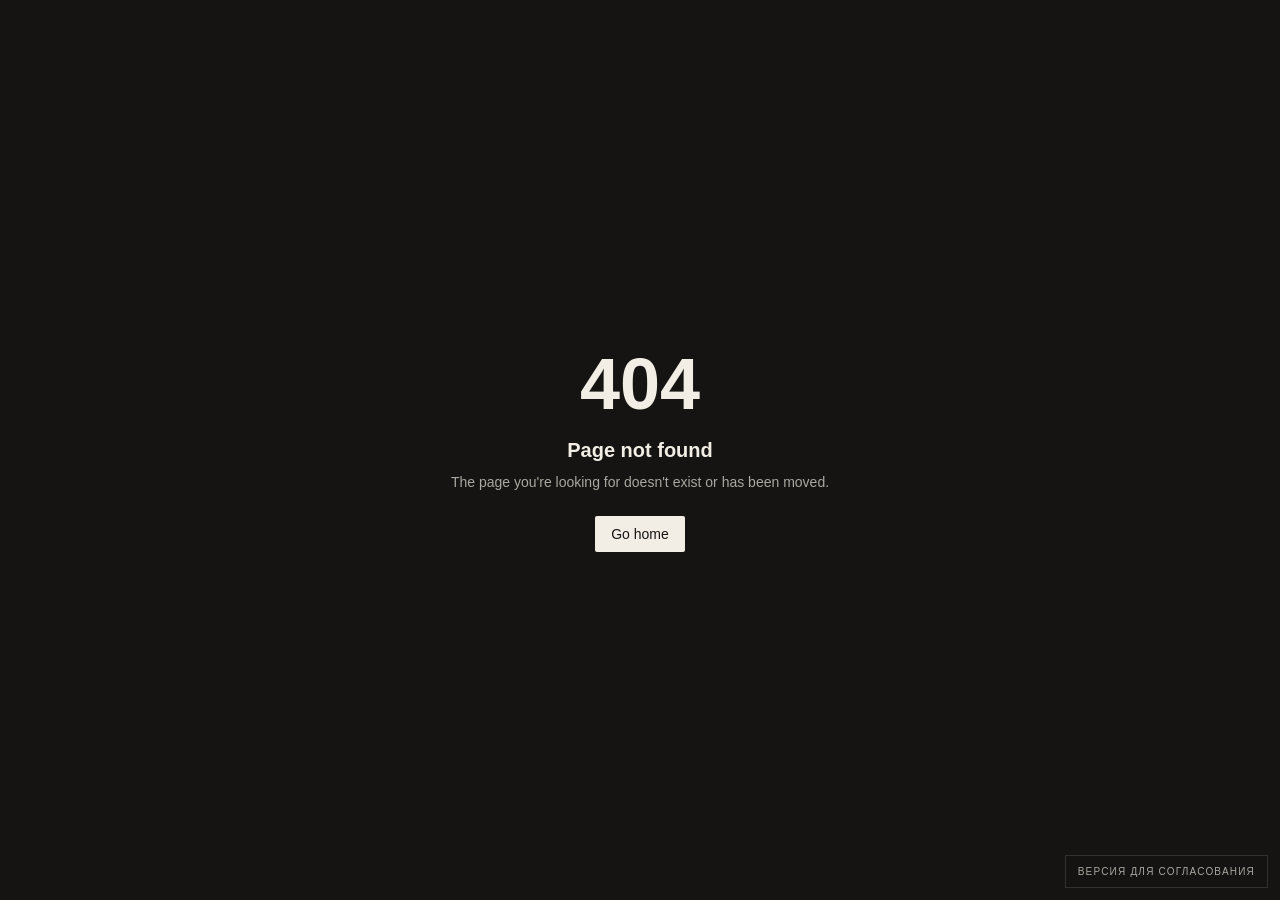
<file: blog-umnyj-dom/index.html>
<!DOCTYPE html><html lang="ru"><head><meta charSet="utf-8"/><meta name="viewport" content="width=device-width, initial-scale=1"/><link rel="preload" as="image" href="/__l5e/assets-v1/3151cc91-6b3d-421c-85db-95b3ad371277/hero.jpg"/><link rel="preload" as="image" href="/__l5e/assets-v1/cbeaa3d8-c013-42d2-a098-bbe4d95394fb/apartment.jpg"/><link rel="preload" as="image" href="/__l5e/assets-v1/4cbcdb6b-abcc-46e6-adca-0047667f9811/kitchen.jpg"/><link rel="preload" as="image" href="/__l5e/assets-v1/4305d05d-297b-4027-ae71-3e556cdf68b6/artem.jpg"/><link rel="stylesheet" href="/assets/styles-ELQ7YTXs.css" data-precedence="default"/><link rel="stylesheet" href="https://fonts.googleapis.com/css2?family=Manrope:wght@400;500;600&amp;family=Sora:wght@400;500;600;700&amp;display=swap" data-precedence="default"/><title>Умный дом и инженерные системы в премиум-интерьере — АС Бюро</title><meta name="author" content="АС Бюро"/><meta name="twitter:site" content="@Lovable"/><meta name="description" content="Полный гайд по интеграции умного дома в премиум-интерьер: подсистемы, протокол KNX, этапы внедрения и реальная стоимость автоматизации в 2026 году."/><meta property="og:title" content="Умный дом и инженерные системы в премиум-интерьере"/><meta property="og:description" content="Подсистемы, проводные стандарты KNX, этапы внедрения и разбивка бюджета автоматизации в 2026 году."/><meta property="og:type" content="article"/><meta property="og:url" content="https://inspired-design-studio-61.lovable.app/blog-umnyj-dom"/><meta name="twitter:card" content="summary_large_image"/><link rel="modulepreload" href="/assets/index-BmZvQvYs.js"/><link rel="modulepreload" href="/assets/blog-umnyj-dom-BAq2KOSy.js"/><link rel="modulepreload" href="/assets/apartment.jpg.asset-Br6MMako.js"/><link rel="modulepreload" href="/assets/arrow-right-BbupuYT4.js"/><link rel="modulepreload" href="/assets/artem.jpg.asset-D_5ELIEk.js"/><link rel="modulepreload" href="/assets/menu--oUcdgUM.js"/><link rel="modulepreload" href="/assets/x-BY15AfyA.js"/><link rel="preconnect" href="https://fonts.googleapis.com"/><link rel="preconnect" href="https://fonts.gstatic.com" crossorigin="anonymous"/><link rel="icon" href="/favicon.ico" type="image/x-icon"/><link rel="canonical" href="https://inspired-design-studio-61.lovable.app/blog-umnyj-dom"/><script type="application/ld+json">{"@context":"https://schema.org","@type":"Article","headline":"Умный дом и инженерные системы в премиум-интерьере: полный гайд по интеграции и стоимости в 2026 году","author":{"@type":"Organization","name":"АС Бюро"}}</script><meta name="robots" content="noindex, nofollow"></head><body><!--$--><div class="min-h-screen bg-background font-sans text-foreground antialiased"><header class="sticky top-0 z-40 border-b border-border bg-background/80 backdrop-blur-md"><div class="mx-auto flex max-w-7xl items-center justify-between px-6 py-4 sm:px-8 lg:px-12"><a class="font-display text-xl tracking-[0.25em] text-foreground" href="/">АС БЮРО</a><nav class="hidden items-center gap-6 lg:flex"><a href="/#projects" class="text-xs uppercase tracking-[0.15em] text-muted-foreground transition-colors hover:text-accent">Портфолио</a><a href="/#reviews" class="text-xs uppercase tracking-[0.15em] text-muted-foreground transition-colors hover:text-accent">Отзывы</a><a href="/elitnyj-dizajn-interera" class="text-xs uppercase tracking-[0.15em] text-muted-foreground transition-colors hover:text-accent">Услуги</a><a href="/#styles" class="text-xs uppercase tracking-[0.15em] text-muted-foreground transition-colors hover:text-accent">Стили</a><a href="/#pricing" class="text-xs uppercase tracking-[0.15em] text-muted-foreground transition-colors hover:text-accent">Цены</a><a href="https://a-s-buro.ru/category/smi/" class="text-xs uppercase tracking-[0.15em] text-muted-foreground transition-colors hover:text-accent">СМИ</a><a href="/#rooms" class="text-xs uppercase tracking-[0.15em] text-muted-foreground transition-colors hover:text-accent">Дизайн</a><a href="https://a-s-buro.ru/category/blog/" class="text-xs uppercase tracking-[0.15em] text-muted-foreground transition-colors hover:text-accent">Блог</a><a href="/#contact" class="text-xs uppercase tracking-[0.15em] text-muted-foreground transition-colors hover:text-accent">Контакты</a></nav><div class="flex items-center gap-3"><a href="tel:+74996740671" class="hidden rounded-full border border-border bg-transparent px-5 py-2 text-xs uppercase tracking-[0.15em] text-foreground transition-colors hover:border-accent hover:text-accent sm:block">Заказать звонок</a><button type="button" class="text-foreground lg:hidden" aria-label="Меню"><svg xmlns="http://www.w3.org/2000/svg" width="24" height="24" viewBox="0 0 24 24" fill="none" stroke="currentColor" stroke-width="2" stroke-linecap="round" stroke-linejoin="round" class="lucide lucide-menu h-6 w-6" aria-hidden="true"><path d="M4 5h16"></path><path d="M4 12h16"></path><path d="M4 19h16"></path></svg></button></div></div></header><main><section class="relative overflow-hidden"><div class="absolute inset-0"><img src="/__l5e/assets-v1/3151cc91-6b3d-421c-85db-95b3ad371277/hero.jpg" alt="Умный дом в премиум-интерьере" class="h-full w-full object-cover opacity-40"/><div class="absolute inset-0 bg-gradient-to-b from-background/60 via-background/80 to-background"></div></div><div class="relative mx-auto max-w-4xl px-6 pb-16 pt-24 text-center sm:px-8 md:pb-24 md:pt-32"><p class="text-xs uppercase tracking-[0.3em] text-accent">Блог · Инженерные системы · 2026</p><h1 class="mt-6 font-display text-3xl leading-tight sm:text-4xl md:text-5xl">Умный дом и инженерные системы в премиум-интерьере</h1><p class="mx-auto mt-6 max-w-2xl text-base leading-relaxed text-muted-foreground md:text-lg">Полный гайд по интеграции и стоимости: автоматизация перестала быть набором разрозненных гаджетов. Сегодня умный дом — незаметная инженерная инфраструктура, которая обеспечивает комфорт, энергоэффективность и безопасность, оставаясь полностью скрытой от глаз.</p><div class="mt-8 flex justify-center"><a href="/#quiz" class="inline-flex items-center gap-2 rounded-full bg-accent px-8 py-3.5 text-sm uppercase tracking-[0.15em] text-background transition-opacity hover:opacity-90">Рассчитать стоимость<svg xmlns="http://www.w3.org/2000/svg" width="24" height="24" viewBox="0 0 24 24" fill="none" stroke="currentColor" stroke-width="2" stroke-linecap="round" stroke-linejoin="round" class="lucide lucide-arrow-right h-4 w-4" aria-hidden="true"><path d="M5 12h14"></path><path d="m12 5 7 7-7 7"></path></svg></a></div></div></section><article class="mx-auto max-w-4xl px-6 sm:px-8"><section class="border-b border-border py-14 md:py-20"><h2 class="font-display text-2xl md:text-3xl">Философия невидимых технологий</h2><p class="mt-6 leading-relaxed text-muted-foreground">Умный дом в премиальном ремонте — это централизованная экосистема, которая управляет всеми инженерными системами объекта как единым организмом. Технологии не должны быть заметны: ни проводов, ни пультов, ни визуального шума — только результат в виде идеального климата, света и безопасности.</p></section><section class="border-b border-border py-14 md:py-20"><p class="text-xs uppercase tracking-[0.3em] text-accent">Устройство системы</p><h2 class="mt-4 font-display text-2xl md:text-3xl">Ключевые подсистемы: от климата до мультимедиа</h2><p class="mt-6 leading-relaxed text-muted-foreground">Полноценная автоматизация состоит из нескольких взаимосвязанных модулей, каждый из которых решает конкретные задачи по повышению качества жизни.</p><div class="mt-10 space-y-6"><div class="flex gap-6 rounded-2xl border border-border bg-card p-6 md:p-8"><span class="font-display text-2xl text-accent">01</span><div><h3 class="font-display text-lg md:text-xl">Климат и качество воздуха</h3><p class="mt-3 text-sm leading-relaxed text-muted-foreground md:text-base">Система интегрирует отопление, вентиляцию и кондиционирование. Датчики температуры, влажности и CO₂ в каждом помещении передают данные контроллеру, который автоматически регулирует приточно-вытяжные установки и фанкойлы. Никаких сквозняков и пересушенного воздуха — идеальный микроклимат без участия человека.</p></div></div><div class="flex gap-6 rounded-2xl border border-border bg-card p-6 md:p-8"><span class="font-display text-2xl text-accent">02</span><div><h3 class="font-display text-lg md:text-xl">Сценарное освещение</h3><p class="mt-3 text-sm leading-relaxed text-muted-foreground md:text-base">Автоматизация света выходит за рамки простого включения. Сценарии «Утро» (плавное увеличение яркости холодного света), «Кино» (затемнение штор и приглушение люстры), «Ночь» (дежурная подсветка путей движения). Диммирование без мерцания — критично для здоровья глаз и атмосферы.</p></div></div><div class="flex gap-6 rounded-2xl border border-border bg-card p-6 md:p-8"><span class="font-display text-2xl text-accent">03</span><div><h3 class="font-display text-lg md:text-xl">Мультирум и кинотеатры</h3><p class="mt-3 text-sm leading-relaxed text-muted-foreground md:text-base">Аудио- и видеосистемы распределяются по зонам с сохранением высокого качества звука. Акустика незаметно встраивается в потолочные и стеновые конструкции, сабвуферы изолируются виброопорами. В разных комнатах — разная музыка или единый аудиопоток, управление из любой точки дома.</p></div></div><div class="flex gap-6 rounded-2xl border border-border bg-card p-6 md:p-8"><span class="font-display text-2xl text-accent">04</span><div><h3 class="font-display text-lg md:text-xl">Безопасность: видеонаблюдение, СКУД, датчики</h3><p class="mt-3 text-sm leading-relaxed text-muted-foreground md:text-base">Контроль доступа, периметральное видеонаблюдение с распознаванием лиц, датчики движения, разбития стекла, протечки и утечки газа. При нештатной ситуации владелец мгновенно получает push-уведомление, а система сама перекрывает воду или включает сирену.</p></div></div><div class="flex gap-6 rounded-2xl border border-border bg-card p-6 md:p-8"><span class="font-display text-2xl text-accent">05</span><div><h3 class="font-display text-lg md:text-xl">Шторы, ворота и моторизация</h3><p class="mt-3 text-sm leading-relaxed text-muted-foreground md:text-base">Электрокарнизы синхронизируются с астрономическим таймером или датчиками освещённости: открываются на рассвете, закрываются на закате. Это не только удобно, но и защищает дорогую мебель и паркет от выгорания ультрафиолетом.</p></div></div></div><figure class="mt-10 overflow-hidden rounded-2xl"><img src="/__l5e/assets-v1/cbeaa3d8-c013-42d2-a098-bbe4d95394fb/apartment.jpg" alt="Сценарное освещение и моторизованные шторы в спальне" class="aspect-[16/9] w-full object-cover"/></figure></section><section class="border-b border-border py-14 md:py-20"><p class="text-xs uppercase tracking-[0.3em] text-accent">Архитектура</p><h2 class="mt-4 font-display text-2xl md:text-3xl">Почему премиум-интерьеры выбирают проводной стандарт KNX</h2><p class="mt-6 leading-relaxed text-muted-foreground">На рынке существуют беспроводные (Z-Wave, Zigbee) и проводные (KNX, Crestron) решения. В премиум-сегменте абсолютным стандартом де-факто является протокол KNX.</p><div class="mt-8 grid gap-4 sm:grid-cols-3"><div class="rounded-2xl border border-border bg-card p-6"><svg xmlns="http://www.w3.org/2000/svg" width="24" height="24" viewBox="0 0 24 24" fill="none" stroke="currentColor" stroke-width="2" stroke-linecap="round" stroke-linejoin="round" class="lucide lucide-check h-5 w-5 text-accent" aria-hidden="true"><path d="M20 6 9 17l-5-5"></path></svg><p class="mt-4 text-sm leading-relaxed text-muted-foreground">Отклик системы менее 0,1 секунды — независимо от качества интернета и помех в эфире</p></div><div class="rounded-2xl border border-border bg-card p-6"><svg xmlns="http://www.w3.org/2000/svg" width="24" height="24" viewBox="0 0 24 24" fill="none" stroke="currentColor" stroke-width="2" stroke-linecap="round" stroke-linejoin="round" class="lucide lucide-check h-5 w-5 text-accent" aria-hidden="true"><path d="M20 6 9 17l-5-5"></path></svg><p class="mt-4 text-sm leading-relaxed text-muted-foreground">Срок службы оборудования 20–25 лет, без замены батареек в датчиках</p></div><div class="rounded-2xl border border-border bg-card p-6"><svg xmlns="http://www.w3.org/2000/svg" width="24" height="24" viewBox="0 0 24 24" fill="none" stroke="currentColor" stroke-width="2" stroke-linecap="round" stroke-linejoin="round" class="lucide lucide-check h-5 w-5 text-accent" aria-hidden="true"><path d="M20 6 9 17l-5-5"></path></svg><p class="mt-4 text-sm leading-relaxed text-muted-foreground">Лёгкое масштабирование системы в будущем — без штробления стен</p></div></div><p class="mt-8 leading-relaxed text-muted-foreground">Беспроводные решения допустимы лишь как временная мера или для точечной автоматизации в уже готовых интерьерах.</p></section><section class="border-b border-border py-14 md:py-20"><p class="text-xs uppercase tracking-[0.3em] text-accent">Эстетика</p><h2 class="mt-4 font-display text-2xl md:text-3xl">Как интегрировать технологии, не нарушая дизайн-проект</h2><p class="mt-6 leading-relaxed text-muted-foreground">Технологии должны служить архитектуре, а не доминировать над ней. Грамотная интеграция требует тесного взаимодействия дизайнера и инженера на ранних стадиях.</p><div class="mt-10 grid gap-10 md:grid-cols-2 md:items-center"><figure class="overflow-hidden rounded-2xl"><img src="/__l5e/assets-v1/4cbcdb6b-abcc-46e6-adca-0047667f9811/kitchen.jpg" alt="Дизайнерские сенсорные панели в интерьере" class="aspect-[4/3] w-full object-cover"/></figure><div class="space-y-6"><div><h3 class="font-display text-lg">Скрытый монтаж</h3><p class="mt-2 text-sm leading-relaxed text-muted-foreground">Потолочные колонки зашиваются гипсокартоном с акустически прозрачной штукатуркой, камеры интегрируются в архитектурные ниши или подбираются в цвет потолка — невидимы с уровня глаз.</p></div><div><h3 class="font-display text-lg">Фурнитура в стиле отделки</h3><p class="mt-2 text-sm leading-relaxed text-muted-foreground">Выключатели и термостаты — из премиальных коллекций: латунь, натуральный камень, стекло, матовый алюминий. Одна сенсорная панель заменяет десятки обычных выключателей, сохраняя чистоту линий.</p></div><div><h3 class="font-display text-lg">Голос и приложение</h3><p class="mt-2 text-sm leading-relaxed text-muted-foreground">Основное управление переносится в мобильное приложение с кастомизированным интерфейсом или голосовые команды — никаких пультов и сложных панелей на стенах.</p></div></div></div></section><section class="border-b border-border py-14 md:py-20"><p class="text-xs uppercase tracking-[0.3em] text-accent">Внедрение</p><h2 class="mt-4 font-display text-2xl md:text-3xl">Этапы внедрения: от дизайн-проекта до пусконаладки</h2><p class="mt-6 leading-relaxed text-muted-foreground">Успех автоматизации зависит от правильного планирования. Попытка внедрить умный дом на этапе чистовой отделки приводит к демонтажу отделки и кратному росту бюджета.</p><ol class="mt-10 space-y-6"><li class="flex gap-6"><span class="flex h-12 w-12 shrink-0 items-center justify-center rounded-full border border-accent font-display text-accent">1</span><div><h3 class="font-display text-lg md:text-xl">Проектирование: кабельные трассы и серверная</h3><p class="mt-2 text-sm leading-relaxed text-muted-foreground md:text-base">Разрабатываются инженерные проекты, увязанные с планировочными решениями. Определяется место для серверного шкафа, рассчитываются сечения кабелей, составляется спецификация оборудования. Без этого этапа корректная работа системы невозможна.</p></div></li><li class="flex gap-6"><span class="flex h-12 w-12 shrink-0 items-center justify-center rounded-full border border-accent font-display text-accent">2</span><div><h3 class="font-display text-lg md:text-xl">Черновые работы: слаботочные сети</h3><p class="mt-2 text-sm leading-relaxed text-muted-foreground md:text-base">Параллельно с общестроительными работами монтажники прокладывают слаботочные кабели (витая пара, шинный кабель KNX, акустические провода) в гофре. Монтажные коробки устанавливаются строго по утверждённой схеме, с соблюдением высотных отметок.</p></div></li><li class="flex gap-6"><span class="flex h-12 w-12 shrink-0 items-center justify-center rounded-full border border-accent font-display text-accent">3</span><div><h3 class="font-display text-lg md:text-xl">Чистовая отделка и пусконаладка</h3><p class="mt-2 text-sm leading-relaxed text-muted-foreground md:text-base">После малярных работ устанавливаются механизмы выключателей, датчики и лицевые панели. Инженеры подключают оборудование к контроллерам, загружают логику и настраивают сценарии под привычки заказчика. Оптимально — в составе услуги «дизайн под ключ», где все этапы контролирует единая команда.</p></div></li></ol></section><section class="border-b border-border py-14 md:py-20"><div class="rounded-3xl border border-accent/40 bg-card p-8 md:p-12"><p class="text-xs uppercase tracking-[0.3em] text-accent">Подарок от бюро</p><h2 class="mt-4 font-display text-2xl md:text-3xl">Топ интерьеров 2026</h2><p class="mt-4 max-w-[560px] text-sm leading-relaxed text-muted-foreground md:text-base">Пока вы изучаете инженерные системы, мы подготовили подборку актуальных интерьерных решений, материалов и планировочных приёмов, которые не потеряют актуальность через год.</p><form class="mt-8 grid max-w-[660px] gap-3"><fieldset><legend class="text-sm">Куда отправить подборку?</legend><div class="mt-3 flex flex-wrap gap-2"><label class="flex cursor-pointer select-none items-center gap-2.5 border px-4 py-2.5 text-sm transition-colors border-accent text-accent"><input type="radio" class="sr-only" name="mid-lead-channel" checked="" value="Telegram"/><span aria-hidden="true" class="grid size-4 shrink-0 place-items-center rounded-full border border-accent"><span class="size-2 rounded-full bg-accent transition-opacity opacity-100"></span></span>Telegram</label><label class="flex cursor-pointer select-none items-center gap-2.5 border px-4 py-2.5 text-sm transition-colors border-border text-muted-foreground hover:border-accent/60"><input type="radio" class="sr-only" name="mid-lead-channel" value="Max"/><span aria-hidden="true" class="grid size-4 shrink-0 place-items-center rounded-full border border-muted-foreground"><span class="size-2 rounded-full bg-accent transition-opacity opacity-0"></span></span>Max</label><label class="flex cursor-pointer select-none items-center gap-2.5 border px-4 py-2.5 text-sm transition-colors border-border text-muted-foreground hover:border-accent/60"><input type="radio" class="sr-only" name="mid-lead-channel" value="WhatsApp"/><span aria-hidden="true" class="grid size-4 shrink-0 place-items-center rounded-full border border-muted-foreground"><span class="size-2 rounded-full bg-accent transition-opacity opacity-0"></span></span>WhatsApp</label></div></fieldset><div class="grid gap-3 sm:grid-cols-[1fr_auto]"><label class="sr-only" for="blog-guide-phone">Ваш телефон</label><input id="blog-guide-phone" type="tel" required="" class="h-13 min-w-0 border border-border bg-background px-4 outline-none placeholder:text-muted-foreground focus:border-accent" placeholder="Ваш телефон"/><button type="submit" class="inline-flex h-13 items-center justify-center gap-2 bg-accent px-6 text-sm uppercase tracking-[0.15em] text-background transition-opacity hover:opacity-90">Получить подборку<svg xmlns="http://www.w3.org/2000/svg" width="24" height="24" viewBox="0 0 24 24" fill="none" stroke="currentColor" stroke-width="2" stroke-linecap="round" stroke-linejoin="round" class="lucide lucide-arrow-right h-4 w-4" aria-hidden="true"><path d="M5 12h14"></path><path d="m12 5 7 7-7 7"></path></svg></button></div></form><p class="mt-3 text-xs text-muted-foreground">Отправляя данные, вы соглашаетесь с<!-- --> <a href="https://a-s-buro.ru/politika-konfidencialnosti/" target="_blank" rel="noreferrer" class="underline hover:text-accent">политикой конфиденциальности</a>.</p></div></section><section class="border-b border-border py-14 md:py-20"><p class="text-xs uppercase tracking-[0.3em] text-accent">Бюджет</p><h2 class="mt-4 font-display text-2xl md:text-3xl">Стоимость умного дома под ключ в 2026 году</h2><p class="mt-6 leading-relaxed text-muted-foreground">Ценообразование прозрачно и зависит от площади объекта, брендов оборудования и сложности сценариев. Ориентировочные бюджеты для квартиры или дома площадью 150–200 м²:</p><div class="mt-10 grid gap-6 md:grid-cols-3"><div class="flex flex-col rounded-2xl border border-border bg-card p-6 transition-transform duration-300 hover:-translate-y-1 md:p-8"><h3 class="font-display text-lg">Базовый уровень</h3><p class="mt-3 font-display text-2xl text-accent">от 1,5 млн ₽</p><p class="mt-4 text-sm leading-relaxed text-muted-foreground">Автоматизация основных групп освещения, управление электрокарнизами в ключевых зонах и базовый контроль климата. Надёжное оборудование начального премиум-уровня.</p></div><div class="flex flex-col rounded-2xl border border-border bg-card p-6 transition-transform duration-300 hover:-translate-y-1 md:p-8"><h3 class="font-display text-lg">Расширенный уровень</h3><p class="mt-3 font-display text-2xl text-accent">от 4 млн ₽</p><p class="mt-4 text-sm leading-relaxed text-muted-foreground">Полноценный мультирум, интегрированная безопасность с видеонаблюдением, датчики протечки и качества воздуха, сложные световые сценарии с диммированием.</p></div><div class="flex flex-col rounded-2xl border border-border bg-card p-6 transition-transform duration-300 hover:-translate-y-1 md:p-8"><h3 class="font-display text-lg">Полная интеграция</h3><p class="mt-3 font-display text-2xl text-accent">от 8 млн ₽</p><p class="mt-4 text-sm leading-relaxed text-muted-foreground">Управление всеми инженерными системами, кинотеатральные залы, сценарии «один клик», резервирование питания, интеграция с умным садом и гаражом.</p></div></div><div class="mt-10 rounded-2xl border border-border bg-card p-6 md:p-8"><h3 class="font-display text-lg">Структура сметы</h3><div class="mt-6 grid gap-4 sm:grid-cols-3"><div><p class="font-display text-3xl text-accent">40–45%</p><p class="mt-2 text-sm text-muted-foreground">Оборудование и материалы</p></div><div><p class="font-display text-3xl text-accent">25–30%</p><p class="mt-2 text-sm text-muted-foreground">Черновой и чистовой монтаж</p></div><div><p class="font-display text-3xl text-accent">25–30%</p><p class="mt-2 text-sm text-muted-foreground">Проектирование, программирование и пусконаладка</p></div></div></div></section><section class="py-14 md:py-20"><p class="text-xs uppercase tracking-[0.3em] text-accent">Опыт бюро</p><h2 class="mt-4 font-display text-2xl md:text-3xl">Критические просчёты и как их избежать</h2><div class="mt-10 space-y-4"><div class="flex gap-6 rounded-2xl border border-border bg-card p-6"><span class="font-display text-2xl text-accent">1<!-- -->.</span><div><h3 class="font-display text-lg">Отсутствие резервирования питания</h3><p class="mt-2 text-sm leading-relaxed text-muted-foreground">Скачки напряжения могут вывести из строя контроллеры. Решение: источники бесперебойного питания и стабилизаторы в серверной.</p></div></div><div class="flex gap-6 rounded-2xl border border-border bg-card p-6"><span class="font-display text-2xl text-accent">2<!-- -->.</span><div><h3 class="font-display text-lg">Объединение несовместимых экосистем</h3><p class="mt-2 text-sm leading-relaxed text-muted-foreground">Оборудование разных производителей без шлюзов приводит к сбоям. Решение: единый стандарт (например, KNX) и один системный интегратор.</p></div></div><div class="flex gap-6 rounded-2xl border border-border bg-card p-6"><span class="font-display text-2xl text-accent">3<!-- -->.</span><div><h3 class="font-display text-lg">Экономия на проектировании</h3><p class="mt-2 text-sm leading-relaxed text-muted-foreground">Попытка «сделать на месте» ведёт к нехватке кабелей и неправильному расположению датчиков. Решение: строгое следование утверждённой рабочей документации.</p></div></div></div></section><section class="border-t border-border py-14 md:py-20" aria-label="Вопросы основателю бюро"><div class="grid gap-8 rounded-3xl border border-border bg-card p-6 md:grid-cols-[minmax(200px,280px)_1fr] md:gap-10 md:p-10"><figure class="overflow-hidden rounded-2xl"><img src="/__l5e/assets-v1/4305d05d-297b-4027-ae71-3e556cdf68b6/artem.jpg" alt="Артём Болдырев — основатель АС Бюро" class="aspect-[4/5] w-full object-cover"/></figure><div class="flex flex-col justify-center"><p class="text-xs uppercase tracking-[0.3em] text-accent">Остались вопросы?</p><h2 class="mt-4 font-display text-2xl md:text-3xl">Задайте их владельцу бюро</h2><blockquote class="mt-6 border-l border-accent pl-5 leading-relaxed text-muted-foreground">«Если после статьи остались вопросы по вашей квартире или дому — напишите лично мне. Разберём планировку, инженерию и бюджет без общих фраз».<footer class="mt-4"><span class="font-display text-base text-foreground">Артём Болдырев</span><span class="mt-1 block text-xs uppercase tracking-[0.15em] text-muted-foreground">Основатель АС Бюро</span></footer></blockquote><div class="mt-8 flex flex-wrap gap-3"><a href="https://t.me/as_buro" target="_blank" rel="noreferrer" class="inline-flex items-center gap-2 rounded-full bg-accent px-6 py-3 text-sm uppercase tracking-[0.15em] text-background transition-opacity hover:opacity-90"><svg xmlns="http://www.w3.org/2000/svg" width="24" height="24" viewBox="0 0 24 24" fill="none" stroke="currentColor" stroke-width="2" stroke-linecap="round" stroke-linejoin="round" class="lucide lucide-message-circle h-4 w-4" aria-hidden="true"><path d="M2.992 16.342a2 2 0 0 1 .094 1.167l-1.065 3.29a1 1 0 0 0 1.236 1.168l3.413-.998a2 2 0 0 1 1.099.092 10 10 0 1 0-4.777-4.719"></path></svg>Написать Артёму</a><a href="/#quiz" class="inline-flex items-center gap-2 rounded-full border border-border bg-transparent px-6 py-3 text-sm uppercase tracking-[0.15em] text-foreground transition-colors hover:border-accent hover:text-accent">Рассчитать стоимость<svg xmlns="http://www.w3.org/2000/svg" width="24" height="24" viewBox="0 0 24 24" fill="none" stroke="currentColor" stroke-width="2" stroke-linecap="round" stroke-linejoin="round" class="lucide lucide-arrow-right h-4 w-4" aria-hidden="true"><path d="M5 12h14"></path><path d="m12 5 7 7-7 7"></path></svg></a></div></div></div></section></article><section class="border-y border-border bg-paper text-ink"><div class="mx-auto grid max-w-7xl gap-12 px-6 py-16 sm:px-8 md:py-24 lg:grid-cols-2 lg:px-12"><div><p class="text-xs uppercase tracking-[0.3em] text-accent">Хотите узнать стоимость?</p><h2 class="mt-4 font-display text-2xl md:text-4xl">Проведите предпроектный анализ с основателем бюро</h2><ul class="mt-8 space-y-4"><li class="flex gap-3 text-sm leading-relaxed md:text-base"><svg xmlns="http://www.w3.org/2000/svg" width="24" height="24" viewBox="0 0 24 24" fill="none" stroke="currentColor" stroke-width="2" stroke-linecap="round" stroke-linejoin="round" class="lucide lucide-check mt-0.5 h-5 w-5 shrink-0 text-accent" aria-hidden="true"><path d="M20 6 9 17l-5-5"></path></svg><span>Анализ планировки: выявим скрытый потенциал и «узкие» места пространства</span></li><li class="flex gap-3 text-sm leading-relaxed md:text-base"><svg xmlns="http://www.w3.org/2000/svg" width="24" height="24" viewBox="0 0 24 24" fill="none" stroke="currentColor" stroke-width="2" stroke-linecap="round" stroke-linejoin="round" class="lucide lucide-check mt-0.5 h-5 w-5 shrink-0 text-accent" aria-hidden="true"><path d="M20 6 9 17l-5-5"></path></svg><span>Расчёт стоимости «под ключ»: реалистичный бюджет на дизайн и ремонт без скрытых платежей</span></li><li class="flex gap-3 text-sm leading-relaxed md:text-base"><svg xmlns="http://www.w3.org/2000/svg" width="24" height="24" viewBox="0 0 24 24" fill="none" stroke="currentColor" stroke-width="2" stroke-linecap="round" stroke-linejoin="round" class="lucide lucide-check mt-0.5 h-5 w-5 shrink-0 text-accent" aria-hidden="true"><path d="M20 6 9 17l-5-5"></path></svg><span>Консультация Артёма Болдырева: концепция и сроки с учётом специфики вашего пространства</span></li></ul></div><div class="rounded-2xl border border-ink/10 bg-background p-6 text-foreground md:p-8"><form class="space-y-4"><div><label for="blog-name" class="text-xs uppercase tracking-[0.15em] text-muted-foreground">Ваше имя</label><input id="blog-name" type="text" required="" class="mt-2 w-full rounded-lg border border-border bg-background px-4 py-3 text-sm outline-none transition-colors focus:border-accent"/></div><div><label for="blog-phone" class="text-xs uppercase tracking-[0.15em] text-muted-foreground">Ваш телефон</label><input id="blog-phone" type="tel" required="" class="mt-2 w-full rounded-lg border border-border bg-background px-4 py-3 text-sm outline-none transition-colors focus:border-accent"/></div><button type="submit" class="flex w-full items-center justify-center gap-2 rounded-full bg-accent px-6 py-3 text-sm uppercase tracking-[0.15em] text-background transition-opacity hover:opacity-90">Записаться на анализ<svg xmlns="http://www.w3.org/2000/svg" width="24" height="24" viewBox="0 0 24 24" fill="none" stroke="currentColor" stroke-width="2" stroke-linecap="round" stroke-linejoin="round" class="lucide lucide-arrow-right h-4 w-4" aria-hidden="true"><path d="M5 12h14"></path><path d="m12 5 7 7-7 7"></path></svg></button><p class="text-xs leading-relaxed text-muted-foreground">Нажимая кнопку, вы соглашаетесь с<!-- --> <a href="https://a-s-buro.ru/politika-konfidencialnosti/" target="_blank" rel="noreferrer" class="underline hover:text-accent">политикой конфиденциальности</a>.</p></form></div></div></section><section id="contact" class="border-b border-border"><div class="mx-auto grid max-w-7xl gap-10 px-6 py-14 sm:px-8 md:py-20 lg:grid-cols-[1.15fr_0.85fr] lg:px-12"><div class="overflow-hidden rounded-2xl border border-border"><iframe title="АС Бюро на карте" src="https://yandex.ru/map-widget/v1/?ll=37.660710%2C55.758046&amp;z=14&amp;pt=37.660710,55.758046,pm2rdm" class="h-full min-h-[320px] w-full grayscale contrast-90" loading="lazy"></iframe></div><div><p class="text-xs uppercase tracking-[0.3em] text-accent">Как нас найти</p><h2 class="mt-4 font-display text-2xl md:text-3xl">Студия в центре Москвы</h2><dl class="mt-8 space-y-5 text-sm md:text-base"><div><dt class="text-xs uppercase tracking-[0.15em] text-muted-foreground">Адрес</dt><dd class="mt-1 leading-relaxed">м. Курская, Нижний Сусальный переулок, 5, строение 17, территория творческого завода «АРМА»</dd></div><div><dt class="text-xs uppercase tracking-[0.15em] text-muted-foreground">Часы работы</dt><dd class="mt-1">ПН–ПТ 10:00–19:00 · СБ, ВС — выходной</dd></div><div><dt class="text-xs uppercase tracking-[0.15em] text-muted-foreground">Телефон</dt><dd class="mt-1"><a href="tel:+74996740671" class="hover:text-accent">+7 (499) 674-06-71</a></dd></div><div><dt class="text-xs uppercase tracking-[0.15em] text-muted-foreground">Почта</dt><dd class="mt-1"><a href="mailto:offer@a-s-buro.com" class="hover:text-accent">offer@a-s-buro.com</a></dd></div></dl><div class="mt-8 flex flex-wrap gap-3"><a href="tel:+74996740671" class="rounded-full bg-accent px-6 py-3 text-sm uppercase tracking-[0.15em] text-background transition-opacity hover:opacity-90">Заказать звонок</a><a href="https://t.me/as_buro" target="_blank" rel="noreferrer" class="rounded-full border border-border bg-transparent px-6 py-3 text-sm uppercase tracking-[0.15em] text-foreground transition-colors hover:border-accent hover:text-accent">Написать Артёму</a></div></div></div></section></main><footer class="bg-background"><div class="mx-auto max-w-7xl px-6 py-14 sm:px-8 lg:px-12"><div class="grid gap-10 md:grid-cols-3"><div><p class="font-display text-xl tracking-[0.25em]">АС БЮРО</p><p class="mt-4 text-sm leading-relaxed text-muted-foreground">Студия дизайна интерьера полного цикла. Проектируем и реализуем квартиры, дома и коммерческие пространства в премиум-сегменте с 2014 года — от концепции до авторского надзора и комплектации.</p></div><nav class="grid grid-cols-2 gap-2"><a href="/#projects" class="text-sm text-muted-foreground transition-colors hover:text-accent">Портфолио</a><a href="/#reviews" class="text-sm text-muted-foreground transition-colors hover:text-accent">Отзывы</a><a href="/elitnyj-dizajn-interera" class="text-sm text-muted-foreground transition-colors hover:text-accent">Услуги</a><a href="/#styles" class="text-sm text-muted-foreground transition-colors hover:text-accent">Стили</a><a href="/#pricing" class="text-sm text-muted-foreground transition-colors hover:text-accent">Цены</a><a href="https://a-s-buro.ru/category/smi/" class="text-sm text-muted-foreground transition-colors hover:text-accent">СМИ</a><a href="/#rooms" class="text-sm text-muted-foreground transition-colors hover:text-accent">Дизайн</a><a href="https://a-s-buro.ru/category/blog/" class="text-sm text-muted-foreground transition-colors hover:text-accent">Блог</a><a href="/#contact" class="text-sm text-muted-foreground transition-colors hover:text-accent">Контакты</a></nav><div class="flex flex-col gap-4 md:items-end"><a href="tel:+74996740671" class="font-display text-lg hover:text-accent">+7 (499) 674-06-71</a><a href="tel:+74996740671" class="w-fit rounded-full border border-border bg-transparent px-6 py-3 text-xs uppercase tracking-[0.15em] transition-colors hover:border-accent hover:text-accent">Заказать звонок</a><a href="https://a-s-buro.ru/politika-konfidencialnosti/" target="_blank" rel="noreferrer" class="text-xs text-muted-foreground underline hover:text-accent">Политика конфиденциальности</a></div></div><p class="mt-10 border-t border-border pt-6 text-xs text-muted-foreground">© 2026 АС Бюро. Все права защищены.</p></div></footer></div><script>(function(a,f){let l;try{l=JSON.parse(sessionStorage.getItem(a)||"{}")}catch{return}const n=l?.[f||history.state?.__TSR_key];let c=!1;for(const t in n){const e=n[t],o=e?.scrollX,s=e?.scrollY;if(Number.isFinite(o)&&Number.isFinite(s)){if(t==="window")scrollTo(o,s),c=!0;else if(t)try{const r=document.querySelector(t);r&&(r.scrollLeft=o,r.scrollTop=s)}catch{}}}if(c)return;const i=location.hash.slice(1);if(i){const t=history.state?.__hashScrollIntoViewOptions??!0;if(t){const e=document.getElementById(i);e&&e.scrollIntoView(t)}return}scrollTo(0,0)})("tsr-scroll-restoration-v1_3");document.currentScript.remove()</script><!--/$--><div class="pointer-events-none fixed right-3 bottom-3 z-[90] border border-border bg-background/95 px-3 py-2 text-[10px] uppercase tracking-[0.12em] text-muted-foreground">Версия для согласования</div><script data-tsr-stream-part="">(self.$R=self.$R||{})["tsr"]=[];self.$_TSR={h(){this.hydrated=!0,this.c()},e(){this.streamEnded=!0,this.c()},c(){this.hydrated&&this.streamEnded&&(delete self.$_TSR,delete self.$R.tsr)},p(e){this.initialized?e():this.buffer.push(e)},buffer:[]};$_TSR.router=($R=>$R[0]={manifest:$R[1]={routes:$R[2]={__root__:$R[3]={preloads:$R[4]=["/assets/index-BmZvQvYs.js"],scripts:$R[5]=[$R[6]={attrs:$R[7]={type:"module",async:!0,src:"/assets/index-BmZvQvYs.js"}}]},"/blog-umnyj-dom":$R[8]={preloads:$R[9]=["/assets/blog-umnyj-dom-BAq2KOSy.js","/assets/apartment.jpg.asset-Br6MMako.js","/assets/arrow-right-BbupuYT4.js","/assets/artem.jpg.asset-D_5ELIEk.js","/assets/menu--oUcdgUM.js","/assets/x-BY15AfyA.js"]}}},matches:$R[10]=[$R[11]={i:"__root__ ",u:1792737831328,s:"success",ssr:!0},$R[12]={i:" blog-umnyj-dom blog-umnyj-dom",u:1792737831328,s:"success",ssr:!0}]})($R["tsr"]);$_TSR.e();{let s=document.currentScript,p;while((p=s.previousElementSibling)&&p.hasAttribute('data-tsr-stream-part'))p.remove();s.remove()}</script><script type="module" async="" src="/assets/index-BmZvQvYs.js"></script><script>document.currentScript.remove();/*$tsr-stream-boundary*/</script></body></html>
</file>
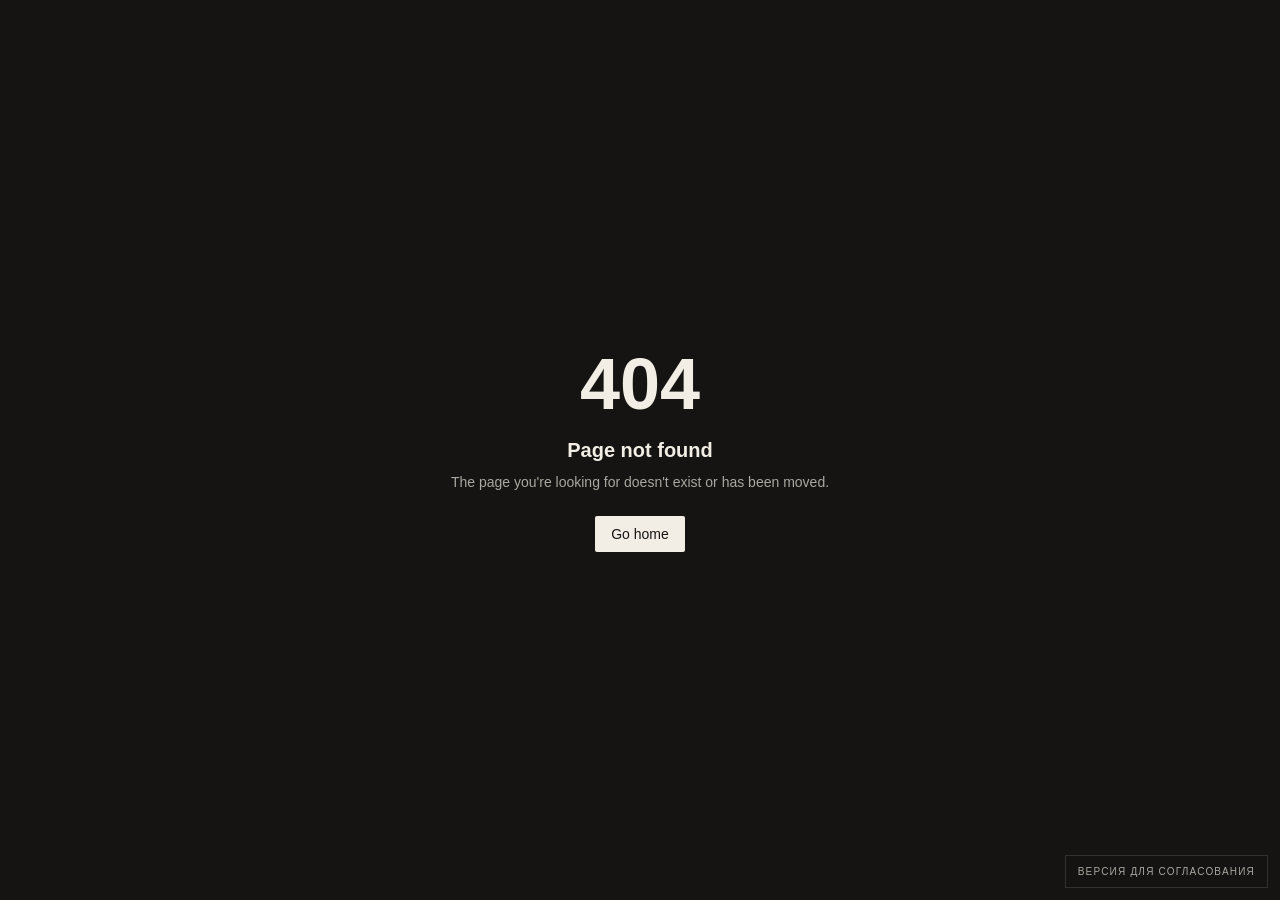
<file: elitnyj-dizajn-interera/index.html>
<!DOCTYPE html><html lang="ru"><head><meta charSet="utf-8"/><meta name="viewport" content="width=device-width, initial-scale=1"/><link rel="preload" as="image" href="/__l5e/assets-v1/3151cc91-6b3d-421c-85db-95b3ad371277/hero.jpg" fetchPriority="high"/><link rel="preload" as="image" href="/__l5e/assets-v1/4305d05d-297b-4027-ae71-3e556cdf68b6/artem.jpg"/><link rel="stylesheet" href="/assets/styles-ELQ7YTXs.css" data-precedence="default"/><link rel="stylesheet" href="https://fonts.googleapis.com/css2?family=Manrope:wght@400;500;600&amp;family=Sora:wght@400;500;600;700&amp;display=swap" data-precedence="default"/><title>Элитный дизайн интерьера в Москве — АС Бюро</title><meta name="author" content="АС Бюро"/><meta name="twitter:site" content="@Lovable"/><meta name="description" content="Элитный дизайн интерьера квартир и домов: уникальный проект, премиальные материалы, реализация под ключ. Цены от 5 000 ₽/м²."/><meta property="og:title" content="Элитный дизайн интерьера — АС Бюро"/><meta property="og:description" content="Нешаблонные интерьеры премиум-класса от идеи до реализации с личным участием архитектора Артёма Болдырева."/><meta property="og:type" content="website"/><meta name="twitter:card" content="summary_large_image"/><link rel="modulepreload" href="/assets/index-BmZvQvYs.js"/><link rel="modulepreload" href="/assets/elitnyj-dizajn-interera-DFD_yX_b.js"/><link rel="modulepreload" href="/assets/apartment.jpg.asset-Br6MMako.js"/><link rel="modulepreload" href="/assets/arrow-right-BbupuYT4.js"/><link rel="modulepreload" href="/assets/family.jpg.asset-DGB_GGpP.js"/><link rel="modulepreload" href="/assets/artem.jpg.asset-D_5ELIEk.js"/><link rel="modulepreload" href="/assets/chevron-left-CBtDIGu8.js"/><link rel="modulepreload" href="/assets/menu--oUcdgUM.js"/><link rel="modulepreload" href="/assets/SeoSections-rJTPyyku.js"/><link rel="modulepreload" href="/assets/x-BY15AfyA.js"/><link rel="modulepreload" href="/assets/button-CGlO9I4O.js"/><link rel="preconnect" href="https://fonts.googleapis.com"/><link rel="preconnect" href="https://fonts.gstatic.com" crossorigin="anonymous"/><link rel="icon" href="/favicon.ico" type="image/x-icon"/><meta name="robots" content="noindex, nofollow"></head><body><!--$--><div class="min-h-screen overflow-hidden bg-background font-body text-foreground antialiased"><header class="fixed inset-x-0 top-0 z-50 border-b border-border bg-background/80 backdrop-blur-xl"><div class="mx-auto flex h-18 max-w-[1520px] items-center justify-between px-5 sm:px-8 lg:px-12"><a class="font-display text-lg font-semibold" href="/">АС Бюро</a><nav class="hidden items-center gap-4 text-[11px] text-muted-foreground lg:flex xl:gap-6 xl:text-xs" aria-label="Основная навигация"><a href="/portfolio" class="whitespace-nowrap transition-colors hover:text-foreground ">Портфолио</a><a href="/#reviews" class="whitespace-nowrap transition-colors hover:text-foreground ">Отзывы</a><a href="/elitnyj-dizajn-interera" class="whitespace-nowrap transition-colors hover:text-foreground text-accent">Услуги</a><a href="/#styles" class="whitespace-nowrap transition-colors hover:text-foreground ">Стили</a><a href="#prices" class="whitespace-nowrap transition-colors hover:text-foreground ">Цены</a><a href="https://a-s-buro.ru/category/smi/" class="whitespace-nowrap transition-colors hover:text-foreground ">СМИ</a><a href="/#rooms" class="whitespace-nowrap transition-colors hover:text-foreground ">Дизайн</a><a href="/blog-umnyj-dom" class="whitespace-nowrap transition-colors hover:text-foreground ">Блог</a><a href="#contact" class="whitespace-nowrap transition-colors hover:text-foreground ">Контакты</a></nav><div class="flex items-center gap-2"><a href="#quiz" class="items-center justify-center gap-2 whitespace-nowrap text-sm font-medium cursor-pointer transition-colors focus-visible:outline-none focus-visible:ring-1 focus-visible:ring-ring disabled:pointer-events-none disabled:opacity-50 disabled:cursor-not-allowed [&amp;_svg]:pointer-events-none [&amp;_svg]:size-4 [&amp;_svg]:shrink-0 border shadow-sm hover:bg-accent hover:text-accent-foreground h-9 px-4 py-2 hidden rounded-none border-foreground/30 bg-transparent sm:inline-flex">Рассчитать проект</a><button class="inline-flex items-center justify-center gap-2 whitespace-nowrap text-sm font-medium cursor-pointer transition-colors focus-visible:outline-none focus-visible:ring-1 focus-visible:ring-ring disabled:pointer-events-none disabled:opacity-50 disabled:cursor-not-allowed [&amp;_svg]:pointer-events-none [&amp;_svg]:size-4 [&amp;_svg]:shrink-0 hover:bg-accent hover:text-accent-foreground h-9 w-9 rounded-none lg:hidden" aria-label="Открыть меню"><svg xmlns="http://www.w3.org/2000/svg" width="24" height="24" viewBox="0 0 24 24" fill="none" stroke="currentColor" stroke-width="2" stroke-linecap="round" stroke-linejoin="round" class="lucide lucide-menu" aria-hidden="true"><path d="M4 5h16"></path><path d="M4 12h16"></path><path d="M4 19h16"></path></svg></button></div></div></header><main><section class="relative min-h-[92svh] pt-18"><img src="/__l5e/assets-v1/3151cc91-6b3d-421c-85db-95b3ad371277/hero.jpg" alt="Элитный интерьер АС Бюро" class="absolute inset-0 h-full w-full object-cover" fetchPriority="high"/><div class="hero-shade absolute inset-0"></div><div class="relative mx-auto grid min-h-[calc(92svh-4.5rem)] max-w-[1520px] items-end gap-10 px-5 pb-10 sm:px-8 lg:grid-cols-12 lg:px-12 lg:pb-14"><div class="lg:col-span-7"><p class="rise mb-5 text-[10px] uppercase tracking-[0.28em] text-hero-muted"><a class="hover:text-hero" href="/">Главная</a> · Услуги</p><h1 class="rise delay-1 font-display text-[clamp(2.6rem,6.5vw,6.6rem)] font-medium leading-[0.94] text-hero">Элитный дизайн интерьера</h1><p class="mt-6 max-w-[560px] text-sm leading-relaxed text-hero-muted sm:text-base">Уникальные интерьеры без аналогов: премиальные материалы, работы мастеров и реализация под ключ с личным участием архитектора.</p><a href="#quiz" class="inline-flex items-center justify-center gap-2 whitespace-nowrap text-sm font-medium cursor-pointer transition-colors focus-visible:outline-none focus-visible:ring-1 focus-visible:ring-ring disabled:pointer-events-none disabled:opacity-50 disabled:cursor-not-allowed [&amp;_svg]:pointer-events-none [&amp;_svg]:size-4 [&amp;_svg]:shrink-0 shadow mt-8 h-13 rounded-none bg-accent px-7 text-accent-foreground hover:bg-paper hover:text-ink">Рассчитать стоимость <svg xmlns="http://www.w3.org/2000/svg" width="24" height="24" viewBox="0 0 24 24" fill="none" stroke="currentColor" stroke-width="2" stroke-linecap="round" stroke-linejoin="round" class="lucide lucide-arrow-down" aria-hidden="true"><path d="M12 5v14"></path><path d="m19 12-7 7-7-7"></path></svg></a></div><div class="rise delay-2 border border-hero-border bg-hero-field p-6 backdrop-blur-md lg:col-span-5 lg:p-8"><p class="eyebrow text-hero-muted">Подарок от бюро</p><h2 class="mt-3 font-display text-2xl leading-tight text-hero sm:text-3xl">Получите подборку топ интерьеров 2026</h2><form class="mt-6 grid gap-3"><input required="" aria-label="Ваше имя" placeholder="Ваше имя" class="h-13 border border-hero-border bg-transparent px-4 text-hero outline-none placeholder:text-hero-muted focus:border-accent"/><input required="" type="tel" aria-label="Ваш телефон" placeholder="Ваш телефон" class="h-13 border border-hero-border bg-transparent px-4 text-hero outline-none placeholder:text-hero-muted focus:border-accent"/><button class="inline-flex items-center justify-center gap-2 whitespace-nowrap text-sm font-medium cursor-pointer transition-colors focus-visible:outline-none focus-visible:ring-1 focus-visible:ring-ring disabled:pointer-events-none disabled:opacity-50 disabled:cursor-not-allowed [&amp;_svg]:pointer-events-none [&amp;_svg]:size-4 [&amp;_svg]:shrink-0 shadow px-8 h-13 rounded-none bg-accent text-accent-foreground hover:bg-paper hover:text-ink" type="submit">Получить подборку <svg xmlns="http://www.w3.org/2000/svg" width="24" height="24" viewBox="0 0 24 24" fill="none" stroke="currentColor" stroke-width="2" stroke-linecap="round" stroke-linejoin="round" class="lucide lucide-arrow-right" aria-hidden="true"><path d="M5 12h14"></path><path d="m12 5 7 7-7 7"></path></svg></button><p class="text-[10px] text-hero-muted">Отправляя форму, вы соглашаетесь с <a class="underline" href="https://a-s-buro.ru/politika-konfidencialnosti/">политикой конфиденциальности</a>.</p></form></div></div></section><div class="border-b border-border"><ul class="mx-auto grid max-w-[1520px] grid-cols-2 gap-px px-5 sm:px-8 lg:grid-cols-4 lg:px-12"><li class="flex items-center gap-3 py-5 text-xs sm:text-sm"><span class="font-display text-accent">0<!-- -->1</span>Нешаблонный дизайн под вас</li><li class="flex items-center gap-3 py-5 text-xs sm:text-sm"><span class="font-display text-accent">0<!-- -->2</span>Полный цикл под ключ</li><li class="flex items-center gap-3 py-5 text-xs sm:text-sm"><span class="font-display text-accent">0<!-- -->3</span>Работа под бюджет</li><li class="flex items-center gap-3 py-5 text-xs sm:text-sm"><span class="font-display text-accent">0<!-- -->4</span>Отработанная система ремонта</li></ul></div><section id="portfolio" class="mx-auto max-w-[1520px] px-5 py-20 sm:px-8 md:py-28 lg:px-12"><div class="mb-10 flex flex-col justify-between gap-6 md:flex-row md:items-end"><div><p class="eyebrow">Портфолио</p><h2 class="mt-4 font-display text-[clamp(2.1rem,4vw,4rem)] leading-none">Реализованные интерьеры</h2></div><a href="https://a-s-buro.ru/category/portfolio/" class="inline-flex items-center justify-center gap-2 whitespace-nowrap text-sm font-medium cursor-pointer transition-colors focus-visible:outline-none focus-visible:ring-1 focus-visible:ring-ring disabled:pointer-events-none disabled:opacity-50 disabled:cursor-not-allowed [&amp;_svg]:pointer-events-none [&amp;_svg]:size-4 [&amp;_svg]:shrink-0 border shadow-sm hover:bg-accent hover:text-accent-foreground h-9 px-4 py-2 rounded-none border-border bg-transparent">Все работы <svg xmlns="http://www.w3.org/2000/svg" width="24" height="24" viewBox="0 0 24 24" fill="none" stroke="currentColor" stroke-width="2" stroke-linecap="round" stroke-linejoin="round" class="lucide lucide-arrow-right" aria-hidden="true"><path d="M5 12h14"></path><path d="m12 5 7 7-7 7"></path></svg></a></div><div class="grid gap-4 md:grid-cols-3"><a href="https://a-s-buro.ru/category/portfolio/" class="group relative block overflow-hidden md:col-span-2"><img src="/__l5e/assets-v1/8ca538f2-7162-49ae-8cec-57a127f06f2c/house.jpg" alt="Дом 500 м² в «Глаголево»" loading="lazy" class="h-[340px] w-full object-cover transition-transform duration-700 group-hover:scale-105 md:h-[460px]"/><div class="guide-shade absolute inset-0"></div><div class="absolute inset-x-0 bottom-0 p-6 text-hero"><p class="text-[10px] uppercase tracking-[0.24em] text-hero-muted">Современная классика</p><p class="mt-2 font-display text-2xl">Дом 500 м² в «Глаголево»</p></div></a><a href="https://a-s-buro.ru/category/portfolio/" class="group relative block overflow-hidden "><img src="/__l5e/assets-v1/dd4f8d48-ca07-44b8-af6e-c9adf97afaf5/family.jpg" alt="Квартира 105 м², ЖК «Сердце столицы»" loading="lazy" class="h-[340px] w-full object-cover transition-transform duration-700 group-hover:scale-105 md:h-[460px]"/><div class="guide-shade absolute inset-0"></div><div class="absolute inset-x-0 bottom-0 p-6 text-hero"><p class="text-[10px] uppercase tracking-[0.24em] text-hero-muted">Реализовано</p><p class="mt-2 font-display text-2xl">Квартира 105 м², ЖК «Сердце столицы»</p></div></a><a href="https://a-s-buro.ru/category/portfolio/" class="group relative block overflow-hidden "><img src="/__l5e/assets-v1/cbeaa3d8-c013-42d2-a098-bbe4d95394fb/apartment.jpg" alt="Тихая архитектура" loading="lazy" class="h-[340px] w-full object-cover transition-transform duration-700 group-hover:scale-105 md:h-[460px]"/><div class="guide-shade absolute inset-0"></div><div class="absolute inset-x-0 bottom-0 p-6 text-hero"><p class="text-[10px] uppercase tracking-[0.24em] text-hero-muted">Москва · 210 м²</p><p class="mt-2 font-display text-2xl">Тихая архитектура</p></div></a><a href="https://a-s-buro.ru/category/portfolio/" class="group relative block overflow-hidden md:col-span-2"><img src="/__l5e/assets-v1/4cbcdb6b-abcc-46e6-adca-0047667f9811/kitchen.jpg" alt="Кухня-гостиная для встреч" loading="lazy" class="h-[340px] w-full object-cover transition-transform duration-700 group-hover:scale-105 md:h-[460px]"/><div class="guide-shade absolute inset-0"></div><div class="absolute inset-x-0 bottom-0 p-6 text-hero"><p class="text-[10px] uppercase tracking-[0.24em] text-hero-muted">Подмосковье · 360 м²</p><p class="mt-2 font-display text-2xl">Кухня-гостиная для встреч</p></div></a></div></section><section id="quiz" class="bg-paper text-ink"><div class="mx-auto grid max-w-[1520px] gap-12 px-5 py-20 sm:px-8 md:grid-cols-12 md:py-28 lg:px-12"><div class="md:col-span-5"><p class="eyebrow">Предварительная стоимость</p><h2 class="mt-4 font-display text-[clamp(2.1rem,4vw,4rem)] leading-none">Узнайте бюджет за минуту</h2><div class="mt-8 flex items-center gap-4"><img src="/__l5e/assets-v1/4305d05d-297b-4027-ae71-3e556cdf68b6/artem.jpg" alt="Артём Болдырев" class="size-16 rounded-full object-cover"/><p class="text-sm">Консультацию проведёт<br/><b>Артём Болдырев</b>, основатель бюро</p></div></div><div class="md:col-span-7"><div class="mb-4 flex justify-between text-xs opacity-70"><span>1<!-- --> / 3</span><span>0<!-- -->%</span></div><div class="h-px bg-ink/20"><div class="h-px bg-accent transition-all duration-500" style="width:0%"></div></div><div class="quiz-panel mt-10"><h3 class="font-display text-2xl sm:text-3xl">Проект какого помещения нужен?</h3><div class="mt-8 grid gap-3 sm:grid-cols-3"><button class="flex min-h-16 items-center justify-between border px-5 text-left transition-colors hover:border-accent border-ink/20">Квартира<svg xmlns="http://www.w3.org/2000/svg" width="24" height="24" viewBox="0 0 24 24" fill="none" stroke="currentColor" stroke-width="2" stroke-linecap="round" stroke-linejoin="round" class="lucide lucide-arrow-right size-4" aria-hidden="true"><path d="M5 12h14"></path><path d="m12 5 7 7-7 7"></path></svg></button><button class="flex min-h-16 items-center justify-between border px-5 text-left transition-colors hover:border-accent border-ink/20">Дом<svg xmlns="http://www.w3.org/2000/svg" width="24" height="24" viewBox="0 0 24 24" fill="none" stroke="currentColor" stroke-width="2" stroke-linecap="round" stroke-linejoin="round" class="lucide lucide-arrow-right size-4" aria-hidden="true"><path d="M5 12h14"></path><path d="m12 5 7 7-7 7"></path></svg></button><button class="flex min-h-16 items-center justify-between border px-5 text-left transition-colors hover:border-accent border-ink/20">Другое<svg xmlns="http://www.w3.org/2000/svg" width="24" height="24" viewBox="0 0 24 24" fill="none" stroke="currentColor" stroke-width="2" stroke-linecap="round" stroke-linejoin="round" class="lucide lucide-arrow-right size-4" aria-hidden="true"><path d="M5 12h14"></path><path d="m12 5 7 7-7 7"></path></svg></button></div></div></div></div></section><section class="mx-auto max-w-[1520px] px-5 py-20 sm:px-8 md:py-28 lg:px-12"><p class="eyebrow">Как мы работаем</p><h2 class="mt-4 max-w-[900px] font-display text-[clamp(2.1rem,4vw,4rem)] leading-none">Этапы на примере квартиры 105 м² в ЖК «Сердце столицы»</h2><ol class="mt-14 grid gap-px border-t border-border sm:grid-cols-2 lg:grid-cols-5"><li class="group border-b border-border py-8 pr-6 transition-colors lg:border-b-0 lg:border-r lg:px-6 lg:first:pl-0 lg:last:border-r-0"><span class="font-display text-5xl text-accent/60 transition-colors group-hover:text-accent">0<!-- -->1</span><h3 class="mt-6 font-display text-xl">Объект до нас</h3><p class="mt-3 text-sm leading-relaxed text-muted-foreground">Обмеры, фотофиксация, разбор сценариев жизни семьи.</p></li><li class="group border-b border-border py-8 pr-6 transition-colors lg:border-b-0 lg:border-r lg:px-6 lg:first:pl-0 lg:last:border-r-0"><span class="font-display text-5xl text-accent/60 transition-colors group-hover:text-accent">0<!-- -->2</span><h3 class="mt-6 font-display text-xl">Планировочное решение</h3><p class="mt-3 text-sm leading-relaxed text-muted-foreground">Несколько вариантов планировки и выбор лучшего.</p></li><li class="group border-b border-border py-8 pr-6 transition-colors lg:border-b-0 lg:border-r lg:px-6 lg:first:pl-0 lg:last:border-r-0"><span class="font-display text-5xl text-accent/60 transition-colors group-hover:text-accent">0<!-- -->3</span><h3 class="mt-6 font-display text-xl">3D-визуализация</h3><p class="mt-3 text-sm leading-relaxed text-muted-foreground">Фотореалистичные виды каждого помещения.</p></li><li class="group border-b border-border py-8 pr-6 transition-colors lg:border-b-0 lg:border-r lg:px-6 lg:first:pl-0 lg:last:border-r-0"><span class="font-display text-5xl text-accent/60 transition-colors group-hover:text-accent">0<!-- -->4</span><h3 class="mt-6 font-display text-xl">Реализация</h3><p class="mt-3 text-sm leading-relaxed text-muted-foreground">Авторский надзор, комплектация, контроль бригад.</p></li><li class="group border-b border-border py-8 pr-6 transition-colors lg:border-b-0 lg:border-r lg:px-6 lg:first:pl-0 lg:last:border-r-0"><span class="font-display text-5xl text-accent/60 transition-colors group-hover:text-accent">0<!-- -->5</span><h3 class="mt-6 font-display text-xl">Объект после нас</h3><p class="mt-3 text-sm leading-relaxed text-muted-foreground">Готовый интерьер, в который можно заезжать.</p></li></ol></section><section id="prices" class="border-y border-border"><div class="mx-auto grid max-w-[1520px] gap-12 px-5 py-20 sm:px-8 md:py-28 lg:grid-cols-12 lg:px-12"><div class="lg:col-span-4"><p class="eyebrow">Стоимость услуг</p><h2 class="mt-4 font-display text-[clamp(2.1rem,4vw,4rem)] leading-none">Прозрачные цены</h2><p class="mt-6 max-w-[380px] text-sm leading-relaxed text-muted-foreground">Итоговая стоимость зависит от сложности проекта. Точный расчёт — после бесплатного разговора.</p><a href="#quiz" class="inline-flex items-center justify-center gap-2 whitespace-nowrap text-sm font-medium cursor-pointer transition-colors focus-visible:outline-none focus-visible:ring-1 focus-visible:ring-ring disabled:pointer-events-none disabled:opacity-50 disabled:cursor-not-allowed [&amp;_svg]:pointer-events-none [&amp;_svg]:size-4 [&amp;_svg]:shrink-0 shadow hover:bg-primary/90 px-8 mt-8 h-12 rounded-none bg-accent text-accent-foreground">Рассчитать мой проект <svg xmlns="http://www.w3.org/2000/svg" width="24" height="24" viewBox="0 0 24 24" fill="none" stroke="currentColor" stroke-width="2" stroke-linecap="round" stroke-linejoin="round" class="lucide lucide-arrow-right" aria-hidden="true"><path d="M5 12h14"></path><path d="m12 5 7 7-7 7"></path></svg></a></div><div class="lg:col-span-8"><div class="grid gap-4 sm:grid-cols-2"><div class="border border-accent/50 bg-card/50 p-7"><p class="text-sm text-muted-foreground">Полный проект</p><p class="mt-4 font-display text-4xl text-accent">от 5 000 ₽/м²</p></div><div class="border border-accent/50 bg-card/50 p-7"><p class="text-sm text-muted-foreground">Эконом-проект</p><p class="mt-4 font-display text-4xl text-accent">от 4 000 ₽/м²</p></div></div><dl class="mt-6"><div class="flex flex-col justify-between gap-1 border-b border-border py-4 sm:flex-row sm:items-center"><dt class="text-sm">Консультация Артёма Болдырева</dt><dd class="font-display text-base">6 000 ₽/час</dd></div><div class="flex flex-col justify-between gap-1 border-b border-border py-4 sm:flex-row sm:items-center"><dt class="text-sm">Консультация по выбору объекта</dt><dd class="font-display text-base">6 000 ₽/час</dd></div><div class="flex flex-col justify-between gap-1 border-b border-border py-4 sm:flex-row sm:items-center"><dt class="text-sm">Авторский надзор</dt><dd class="font-display text-base">50–65 тыс. ₽ / 4 выезда</dd></div><div class="flex flex-col justify-between gap-1 border-b border-border py-4 sm:flex-row sm:items-center"><dt class="text-sm">Комплектация материалами</dt><dd class="font-display text-base">от 20 тыс. ₽/мес + % сметы</dd></div><div class="flex flex-col justify-between gap-1 border-b border-border py-4 sm:flex-row sm:items-center"><dt class="text-sm">Инженерные проекты</dt><dd class="font-display text-base">от 10 тыс. ₽ за проект</dd></div><div class="flex flex-col justify-between gap-1 border-b border-border py-4 sm:flex-row sm:items-center"><dt class="text-sm">Строительные услуги</dt><dd class="font-display text-base">20–35 тыс. ₽/м²</dd></div></dl></div></div></section><section class="mx-auto grid max-w-[1520px] gap-12 px-5 py-20 sm:px-8 md:py-28 lg:grid-cols-12 lg:px-12"><div class="lg:col-span-5"><img src="/__l5e/assets-v1/4cbcdb6b-abcc-46e6-adca-0047667f9811/kitchen.jpg" alt="Премиальная кухня-гостиная" loading="lazy" class="parallax-photo h-[460px] w-full object-cover lg:h-full"/></div><div class="lg:col-span-7"><p class="eyebrow">Элитный дизайн от АС Бюро</p><h2 class="mt-4 font-display text-[clamp(2rem,3.5vw,3.4rem)] leading-tight">Интерьер, который повышает ценность дома</h2><div class="mt-8 grid gap-5 text-sm leading-relaxed text-muted-foreground sm:text-base"><p>Каждый проект уникален — мы не повторяем интерьеры. В основе идея, которую мы воплощаем вместе с вами, пропуская пожелания через профессиональное видение.</p><p>Используем экологичные материалы премиум-категории: натуральный камень, дерево, коллекционную керамику, тканевые обои. Для вас создают предметы современные художники и скульпторы.</p><p>Продумываем планировку, многоуровневое освещение, инженерию и безопасность — чтобы красота сочеталась с удобством каждый день.</p></div><ul class="mt-8 grid gap-3 sm:grid-cols-2"><li class="flex items-center gap-3 text-sm"><svg xmlns="http://www.w3.org/2000/svg" width="24" height="24" viewBox="0 0 24 24" fill="none" stroke="currentColor" stroke-width="2" stroke-linecap="round" stroke-linejoin="round" class="lucide lucide-check size-4 text-accent" aria-hidden="true"><path d="M20 6 9 17l-5-5"></path></svg>Сложные архитектурные детали</li><li class="flex items-center gap-3 text-sm"><svg xmlns="http://www.w3.org/2000/svg" width="24" height="24" viewBox="0 0 24 24" fill="none" stroke="currentColor" stroke-width="2" stroke-linecap="round" stroke-linejoin="round" class="lucide lucide-check size-4 text-accent" aria-hidden="true"><path d="M20 6 9 17l-5-5"></path></svg>Изделия ручной работы</li><li class="flex items-center gap-3 text-sm"><svg xmlns="http://www.w3.org/2000/svg" width="24" height="24" viewBox="0 0 24 24" fill="none" stroke="currentColor" stroke-width="2" stroke-linecap="round" stroke-linejoin="round" class="lucide lucide-check size-4 text-accent" aria-hidden="true"><path d="M20 6 9 17l-5-5"></path></svg>Продуманное освещение</li><li class="flex items-center gap-3 text-sm"><svg xmlns="http://www.w3.org/2000/svg" width="24" height="24" viewBox="0 0 24 24" fill="none" stroke="currentColor" stroke-width="2" stroke-linecap="round" stroke-linejoin="round" class="lucide lucide-check size-4 text-accent" aria-hidden="true"><path d="M20 6 9 17l-5-5"></path></svg>Ответственность за результат</li></ul></div></section><section id="services" aria-labelledby="services-title" class="border-y border-border"><div class="mx-auto max-w-[1520px] px-5 py-20 sm:px-8 md:py-28 lg:px-12"><p class="eyebrow">Полный цикл</p><h2 id="services-title" class="mt-4 max-w-5xl font-display text-[clamp(2.1rem,4.5vw,4.6rem)] leading-[1.02]">От дизайн-проекта до реализации</h2><div class="mt-12 grid gap-x-12 md:grid-cols-2"><a href="/elitnyj-dizajn-interera" class="group flex gap-5 border-t border-border py-7 sm:gap-8"><span class="pt-1 text-xs text-accent" aria-hidden="true">01</span><div class="flex-1"><h3 class="font-display text-xl transition-colors group-hover:text-accent sm:text-2xl">Дизайн-проект интерьера</h3><p class="mt-3 max-w-lg text-sm leading-relaxed text-muted-foreground sm:text-base">Планировка, концепция, визуализации и рабочие чертежи. Решения, по которым можно собрать интерьер.</p></div><svg xmlns="http://www.w3.org/2000/svg" width="24" height="24" viewBox="0 0 24 24" fill="none" stroke="currentColor" stroke-width="2" stroke-linecap="round" stroke-linejoin="round" class="lucide lucide-arrow-right mt-1 size-5 shrink-0 text-accent" aria-hidden="true"><path d="M5 12h14"></path><path d="m12 5 7 7-7 7"></path></svg></a><a href="/elitnyj-dizajn-interera#prices" class="group flex gap-5 border-t border-border py-7 sm:gap-8"><span class="pt-1 text-xs text-accent" aria-hidden="true">02</span><div class="flex-1"><h3 class="font-display text-xl transition-colors group-hover:text-accent sm:text-2xl">Авторский надзор</h3><p class="mt-3 max-w-lg text-sm leading-relaxed text-muted-foreground sm:text-base">Проверка соответствия работ проекту и ответы на вопросы строителей во время реализации.</p></div><svg xmlns="http://www.w3.org/2000/svg" width="24" height="24" viewBox="0 0 24 24" fill="none" stroke="currentColor" stroke-width="2" stroke-linecap="round" stroke-linejoin="round" class="lucide lucide-arrow-right mt-1 size-5 shrink-0 text-accent" aria-hidden="true"><path d="M5 12h14"></path><path d="m12 5 7 7-7 7"></path></svg></a><a href="/elitnyj-dizajn-interera#prices" class="group flex gap-5 border-t border-border py-7 sm:gap-8"><span class="pt-1 text-xs text-accent" aria-hidden="true">03</span><div class="flex-1"><h3 class="font-display text-xl transition-colors group-hover:text-accent sm:text-2xl">Комплектация интерьера</h3><p class="mt-3 max-w-lg text-sm leading-relaxed text-muted-foreground sm:text-base">Подбор мебели, отделки и оборудования. Спецификации и согласование покупок с учётом бюджета.</p></div><svg xmlns="http://www.w3.org/2000/svg" width="24" height="24" viewBox="0 0 24 24" fill="none" stroke="currentColor" stroke-width="2" stroke-linecap="round" stroke-linejoin="round" class="lucide lucide-arrow-right mt-1 size-5 shrink-0 text-accent" aria-hidden="true"><path d="M5 12h14"></path><path d="m12 5 7 7-7 7"></path></svg></a><a href="/blog-umnyj-dom" class="group flex gap-5 border-t border-border py-7 sm:gap-8"><span class="pt-1 text-xs text-accent" aria-hidden="true">04</span><div class="flex-1"><h3 class="font-display text-xl transition-colors group-hover:text-accent sm:text-2xl">Инженерные решения</h3><p class="mt-3 max-w-lg text-sm leading-relaxed text-muted-foreground sm:text-base">Свет, климат и умный дом. Согласуем технические системы с планировкой и интерьером.</p></div><svg xmlns="http://www.w3.org/2000/svg" width="24" height="24" viewBox="0 0 24 24" fill="none" stroke="currentColor" stroke-width="2" stroke-linecap="round" stroke-linejoin="round" class="lucide lucide-arrow-right mt-1 size-5 shrink-0 text-accent" aria-hidden="true"><path d="M5 12h14"></path><path d="m12 5 7 7-7 7"></path></svg></a></div></div></section><section id="stories" aria-labelledby="stories-title" class="border-y border-border"><div class="mx-auto max-w-[1520px] px-5 py-20 sm:px-8 md:py-28 lg:px-12"><div class="mb-10 flex flex-wrap items-end justify-between gap-5"><div><p class="eyebrow">История проекта</p><h2 id="stories-title" class="mt-4 max-w-5xl font-display text-[clamp(2.1rem,4.5vw,4.6rem)] leading-[1.02]">Решения в деталях</h2></div><a href="/portfolio" class="inline-flex min-h-11 items-center gap-3 text-sm text-accent">Портфолио <svg xmlns="http://www.w3.org/2000/svg" width="24" height="24" viewBox="0 0 24 24" fill="none" stroke="currentColor" stroke-width="2" stroke-linecap="round" stroke-linejoin="round" class="lucide lucide-arrow-right size-4" aria-hidden="true"><path d="M5 12h14"></path><path d="m12 5 7 7-7 7"></path></svg></a></div><a href="/blog/kvartira-alekseya-averyanova-zhk-eleven" class="group grid gap-8 lg:grid-cols-12 lg:items-center lg:gap-12"><picture class="overflow-hidden lg:col-span-7"><source type="image/avif" srcSet="/__l5e/assets-v1/6eb88bb6-4aad-4c03-924f-9e98cfd94432/eleven-3-800.avif 800w, /__l5e/assets-v1/c1ee6d56-dfb8-4e75-99c7-114eaddf0a3b/eleven-3-1600.avif 1600w" sizes="(min-width: 1024px) 55vw, 100vw"/><source type="image/webp" srcSet="/__l5e/assets-v1/5d288d76-78e8-4e62-ad4d-e1d6fd47ee02/eleven-3-800.webp 800w, /__l5e/assets-v1/3e715efa-ec52-4d5a-90db-59a530ea4585/eleven-3-1600.webp 1600w" sizes="(min-width: 1024px) 55vw, 100vw"/><img src="/__l5e/assets-v1/aad97d49-ae3c-4e80-aacd-4fb630db75c6/eleven-3-1600.jpg" alt="Кухня-столовая-гостиная с островом и обеденным столом" width="1800" height="1200" loading="lazy" class="aspect-[4/3] w-full object-cover transition-transform duration-700 group-hover:scale-[1.02]"/></picture><div class="lg:col-span-5"><p class="text-xs uppercase tracking-[0.15em] text-muted-foreground">ЖК Eleven · 133 м² · Москва</p><h3 class="mt-5 font-display text-[clamp(1.8rem,3vw,3rem)] leading-tight">Квартира Алексея Аверьянова</h3><p class="mt-6 max-w-lg text-sm leading-relaxed text-muted-foreground sm:text-base">Готовая отделка застройщика, светлая неоклассика и пространство для жизни семьи. Планировка, инженерия, фотографии и два видео о проекте.</p><span class="mt-8 inline-flex min-h-11 items-center gap-3 text-sm text-accent">Посмотреть историю проекта <svg xmlns="http://www.w3.org/2000/svg" width="24" height="24" viewBox="0 0 24 24" fill="none" stroke="currentColor" stroke-width="2" stroke-linecap="round" stroke-linejoin="round" class="lucide lucide-arrow-right size-4" aria-hidden="true"><path d="M5 12h14"></path><path d="m12 5 7 7-7 7"></path></svg></span></div></a></div></section><section id="faq" aria-labelledby="faq-title" class="mx-auto max-w-[1520px] px-5 py-20 sm:px-8 md:py-28 lg:px-12"><div class="grid gap-10 lg:grid-cols-12 lg:gap-16"><div class="lg:col-span-5"><p class="eyebrow">Перед началом</p><h2 id="faq-title" class="mt-4 max-w-5xl font-display text-[clamp(2.1rem,4.5vw,4.6rem)] leading-[1.02]">Вопросы о дизайне интерьера</h2><a href="/#analysis" class="mt-8 inline-flex min-h-11 items-center gap-3 text-sm text-accent">Обсудить свой объект <svg xmlns="http://www.w3.org/2000/svg" width="24" height="24" viewBox="0 0 24 24" fill="none" stroke="currentColor" stroke-width="2" stroke-linecap="round" stroke-linejoin="round" class="lucide lucide-arrow-right size-4" aria-hidden="true"><path d="M5 12h14"></path><path d="m12 5 7 7-7 7"></path></svg></a></div><div class="divide-y divide-border border-y border-border lg:col-span-7"><details class="group py-5"><summary class="flex min-h-11 cursor-pointer list-none items-center justify-between gap-5 font-display text-base sm:text-lg [&amp;::-webkit-details-marker]:hidden">Что входит в дизайн-проект интерьера?<svg xmlns="http://www.w3.org/2000/svg" width="24" height="24" viewBox="0 0 24 24" fill="none" stroke="currentColor" stroke-width="2" stroke-linecap="round" stroke-linejoin="round" class="lucide lucide-plus size-5 shrink-0 text-accent transition-transform group-open:rotate-45" aria-hidden="true"><path d="M5 12h14"></path><path d="M12 5v14"></path></svg></summary><p class="max-w-2xl pt-3 pr-6 text-sm leading-relaxed text-muted-foreground sm:text-base">Состав зависит от выбранного формата. На странице услуги можно сравнить проектирование, авторский надзор, комплектацию и инженерные работы. Перед началом фиксируем перечень работ в договоре.</p></details><details class="group py-5"><summary class="flex min-h-11 cursor-pointer list-none items-center justify-between gap-5 font-display text-base sm:text-lg [&amp;::-webkit-details-marker]:hidden">Можно заказать проект без ремонта?<svg xmlns="http://www.w3.org/2000/svg" width="24" height="24" viewBox="0 0 24 24" fill="none" stroke="currentColor" stroke-width="2" stroke-linecap="round" stroke-linejoin="round" class="lucide lucide-plus size-5 shrink-0 text-accent transition-transform group-open:rotate-45" aria-hidden="true"><path d="M5 12h14"></path><path d="M12 5v14"></path></svg></summary><p class="max-w-2xl pt-3 pr-6 text-sm leading-relaxed text-muted-foreground sm:text-base">Да, дизайн-проект можно заказать как самостоятельную услугу. Комплектацию, авторский надзор и реализацию обсуждаем отдельно.</p></details><details class="group py-5"><summary class="flex min-h-11 cursor-pointer list-none items-center justify-between gap-5 font-display text-base sm:text-lg [&amp;::-webkit-details-marker]:hidden">От чего зависит стоимость проекта?<svg xmlns="http://www.w3.org/2000/svg" width="24" height="24" viewBox="0 0 24 24" fill="none" stroke="currentColor" stroke-width="2" stroke-linecap="round" stroke-linejoin="round" class="lucide lucide-plus size-5 shrink-0 text-accent transition-transform group-open:rotate-45" aria-hidden="true"><path d="M5 12h14"></path><path d="M12 5v14"></path></svg></summary><p class="max-w-2xl pt-3 pr-6 text-sm leading-relaxed text-muted-foreground sm:text-base">От площади, сложности объекта и состава работ. Для предварительного расчёта на сайте есть квиз. Точный объём и стоимость согласуем после знакомства с задачей.</p></details><details class="group py-5"><summary class="flex min-h-11 cursor-pointer list-none items-center justify-between gap-5 font-display text-base sm:text-lg [&amp;::-webkit-details-marker]:hidden">Зачем нужен авторский надзор?<svg xmlns="http://www.w3.org/2000/svg" width="24" height="24" viewBox="0 0 24 24" fill="none" stroke="currentColor" stroke-width="2" stroke-linecap="round" stroke-linejoin="round" class="lucide lucide-plus size-5 shrink-0 text-accent transition-transform group-open:rotate-45" aria-hidden="true"><path d="M5 12h14"></path><path d="M12 5v14"></path></svg></summary><p class="max-w-2xl pt-3 pr-6 text-sm leading-relaxed text-muted-foreground sm:text-base">Во время ремонта у строителей возникают вопросы по проекту. Авторский надзор помогает проверять соответствие работ чертежам и согласовывать изменения.</p></details><details class="group py-5"><summary class="flex min-h-11 cursor-pointer list-none items-center justify-between gap-5 font-display text-base sm:text-lg [&amp;::-webkit-details-marker]:hidden">С чего начать, если квартира уже с отделкой?<svg xmlns="http://www.w3.org/2000/svg" width="24" height="24" viewBox="0 0 24 24" fill="none" stroke="currentColor" stroke-width="2" stroke-linecap="round" stroke-linejoin="round" class="lucide lucide-plus size-5 shrink-0 text-accent transition-transform group-open:rotate-45" aria-hidden="true"><path d="M5 12h14"></path><path d="M12 5v14"></path></svg></summary><p class="max-w-2xl pt-3 pr-6 text-sm leading-relaxed text-muted-foreground sm:text-base">С оценки того, что можно сохранить и что нужно изменить. В кейсе квартиры в ЖК Eleven показано, как бюро работало с готовой отделкой застройщика.</p></details></div></div></section><section id="contact" class="border-y border-border"><div class="mx-auto grid max-w-[1520px] lg:grid-cols-[1.15fr_0.85fr]"><div class="min-h-[420px] lg:min-h-[650px]"><iframe title="АС Бюро на карте Москвы" src="https://yandex.ru/map-widget/v1/?ll=37.660710%2C55.758046&amp;z=14&amp;pt=37.660710,55.758046,pm2rdm" class="h-full min-h-[420px] w-full grayscale contrast-90 lg:min-h-[650px]" loading="lazy" allowFullScreen=""></iframe></div><div class="flex flex-col justify-center px-5 py-16 sm:px-10 lg:px-16 lg:py-20"><p class="eyebrow">Контакты</p><h2 class="mt-4 font-display text-[clamp(2.4rem,5vw,5rem)] leading-none">Как нас найти</h2><div class="mt-10 grid gap-7 text-sm leading-relaxed sm:text-base"><p class="flex max-w-[520px] gap-4"><svg xmlns="http://www.w3.org/2000/svg" width="24" height="24" viewBox="0 0 24 24" fill="none" stroke="currentColor" stroke-width="2" stroke-linecap="round" stroke-linejoin="round" class="lucide lucide-map-pin mt-1 size-5 shrink-0 text-accent" aria-hidden="true"><path d="M20 10c0 4.993-5.539 10.193-7.399 11.799a1 1 0 0 1-1.202 0C9.539 20.193 4 14.993 4 10a8 8 0 0 1 16 0"></path><circle cx="12" cy="10" r="3"></circle></svg><span>м. Курская, Нижний Сусальный переулок, 5, строение 17, территория творческого завода «АРМА»</span></p><p><span class="text-muted-foreground">ПН — ПТ</span> · с 10:00 до 19:00<br/><span class="text-muted-foreground">СБ — ВС</span> · выходной</p><a href="tel:+74996740671" class="font-display text-2xl transition-colors hover:text-accent">+7 (499) 674-06-71</a><div><p class="text-muted-foreground">Почта для поставщиков и предложений</p><a href="mailto:offer@a-s-buro.com" class="mt-1 inline-block text-lg uppercase transition-colors hover:text-accent">offer@a-s-buro.com</a></div></div><div class="mt-9 flex flex-wrap gap-3"><a href="tel:+74996740671" class="inline-flex items-center justify-center gap-2 whitespace-nowrap text-sm font-medium cursor-pointer transition-colors focus-visible:outline-none focus-visible:ring-1 focus-visible:ring-ring disabled:pointer-events-none disabled:opacity-50 disabled:cursor-not-allowed [&amp;_svg]:pointer-events-none [&amp;_svg]:size-4 [&amp;_svg]:shrink-0 shadow hover:bg-primary/90 h-13 rounded-none bg-accent px-7 text-accent-foreground">Заказать звонок <svg xmlns="http://www.w3.org/2000/svg" width="24" height="24" viewBox="0 0 24 24" fill="none" stroke="currentColor" stroke-width="2" stroke-linecap="round" stroke-linejoin="round" class="lucide lucide-arrow-right" aria-hidden="true"><path d="M5 12h14"></path><path d="m12 5 7 7-7 7"></path></svg></a><a href="https://t.me/as_buro" target="_blank" rel="noopener noreferrer" class="inline-flex items-center justify-center gap-2 whitespace-nowrap text-sm font-medium cursor-pointer transition-colors focus-visible:outline-none focus-visible:ring-1 focus-visible:ring-ring disabled:pointer-events-none disabled:opacity-50 disabled:cursor-not-allowed [&amp;_svg]:pointer-events-none [&amp;_svg]:size-4 [&amp;_svg]:shrink-0 border bg-background shadow-sm hover:bg-accent h-13 rounded-none border-border px-7 text-foreground hover:border-accent hover:text-accent">Написать Артёму</a></div></div></div></section></main><footer><div class="mx-auto max-w-[1520px] px-5 py-14 sm:px-8 md:py-20 lg:px-12"><p class="max-w-[1280px] text-sm leading-relaxed text-muted-foreground sm:text-base">Студия дизайна интерьера АС Бюро превращает пространство в место для жизни. Каждый проект — уникальная история, созданная вокруг характера, привычек и пожеланий владельца. Мы сопровождаем клиентов от первой консультации до финальной реализации, объединяя дизайн, комплектацию и авторский надзор.</p><div class="mt-12 grid gap-8 border-t border-border pt-9 lg:grid-cols-[auto_1fr_auto] lg:items-center"><a class="font-display text-2xl leading-none" href="/">АС<br/><span class="text-sm">БЮРО</span></a><nav aria-label="Навигация в подвале" class="flex flex-wrap gap-x-7 gap-y-3 text-sm"><a href="/portfolio" class="transition-colors hover:text-accent">Портфолио</a><a href="/#reviews" class="transition-colors hover:text-accent">Отзывы</a><a href="/elitnyj-dizajn-interera" class="transition-colors hover:text-accent">Услуги</a><a href="/#styles" class="transition-colors hover:text-accent">Стили</a><a href="#prices" class="transition-colors hover:text-accent">Цены</a><a href="https://a-s-buro.ru/category/smi/" class="transition-colors hover:text-accent">СМИ</a><a href="/#rooms" class="transition-colors hover:text-accent">Дизайн</a><a href="/blog-umnyj-dom" class="transition-colors hover:text-accent">Блог</a><a href="#contact" class="transition-colors hover:text-accent">Контакты</a></nav><div class="flex flex-wrap items-center gap-5"><a href="tel:+74996740671" class="font-display text-base">+7 (499) 674-06-71</a><a href="tel:+74996740671" class="inline-flex items-center justify-center gap-2 whitespace-nowrap text-sm font-medium cursor-pointer transition-colors focus-visible:outline-none focus-visible:ring-1 focus-visible:ring-ring disabled:pointer-events-none disabled:opacity-50 disabled:cursor-not-allowed [&amp;_svg]:pointer-events-none [&amp;_svg]:size-4 [&amp;_svg]:shrink-0 border bg-background shadow-sm hover:bg-accent py-2 h-11 rounded-none border-border px-5 text-foreground hover:border-accent hover:text-accent">Заказать звонок</a></div></div><div class="mt-8 grid gap-5 border-t border-border pt-7 text-xs leading-relaxed text-muted-foreground sm:grid-cols-2 lg:grid-cols-[1fr_auto_auto] lg:items-end"><p>Студия дизайна интерьера в Москве. Квартиры, дома, офисы. Москва, м. Курская, Нижний Сусальный переулок, 5, строение 17.</p><a href="https://a-s-buro.ru/politika-konfidencialnosti/" class="transition-colors hover:text-foreground">Политика конфиденциальности</a><span>© АС Бюро, 2026</span></div></div></footer></div><script>(function(a,f){let l;try{l=JSON.parse(sessionStorage.getItem(a)||"{}")}catch{return}const n=l?.[f||history.state?.__TSR_key];let c=!1;for(const t in n){const e=n[t],o=e?.scrollX,s=e?.scrollY;if(Number.isFinite(o)&&Number.isFinite(s)){if(t==="window")scrollTo(o,s),c=!0;else if(t)try{const r=document.querySelector(t);r&&(r.scrollLeft=o,r.scrollTop=s)}catch{}}}if(c)return;const i=location.hash.slice(1);if(i){const t=history.state?.__hashScrollIntoViewOptions??!0;if(t){const e=document.getElementById(i);e&&e.scrollIntoView(t)}return}scrollTo(0,0)})("tsr-scroll-restoration-v1_3");document.currentScript.remove()</script><!--/$--><div class="pointer-events-none fixed right-3 bottom-3 z-[90] border border-border bg-background/95 px-3 py-2 text-[10px] uppercase tracking-[0.12em] text-muted-foreground">Версия для согласования</div><script data-tsr-stream-part="">(self.$R=self.$R||{})["tsr"]=[];self.$_TSR={h(){this.hydrated=!0,this.c()},e(){this.streamEnded=!0,this.c()},c(){this.hydrated&&this.streamEnded&&(delete self.$_TSR,delete self.$R.tsr)},p(e){this.initialized?e():this.buffer.push(e)},buffer:[]};$_TSR.router=($R=>$R[0]={manifest:$R[1]={routes:$R[2]={__root__:$R[3]={preloads:$R[4]=["/assets/index-BmZvQvYs.js"],scripts:$R[5]=[$R[6]={attrs:$R[7]={type:"module",async:!0,src:"/assets/index-BmZvQvYs.js"}}]},"/elitnyj-dizajn-interera":$R[8]={preloads:$R[9]=["/assets/elitnyj-dizajn-interera-DFD_yX_b.js","/assets/apartment.jpg.asset-Br6MMako.js","/assets/arrow-right-BbupuYT4.js","/assets/family.jpg.asset-DGB_GGpP.js","/assets/artem.jpg.asset-D_5ELIEk.js","/assets/chevron-left-CBtDIGu8.js","/assets/menu--oUcdgUM.js","/assets/SeoSections-rJTPyyku.js","/assets/x-BY15AfyA.js","/assets/button-CGlO9I4O.js"]}}},matches:$R[10]=[$R[11]={i:"__root__ ",u:1792737831338,s:"success",ssr:!0},$R[12]={i:" elitnyj-dizajn-interera elitnyj-dizajn-interera",u:1792737831338,s:"success",ssr:!0}]})($R["tsr"]);$_TSR.e();{let s=document.currentScript,p;while((p=s.previousElementSibling)&&p.hasAttribute('data-tsr-stream-part'))p.remove();s.remove()}</script><script type="module" async="" src="/assets/index-BmZvQvYs.js"></script><script>document.currentScript.remove();/*$tsr-stream-boundary*/</script></body></html>
</file>
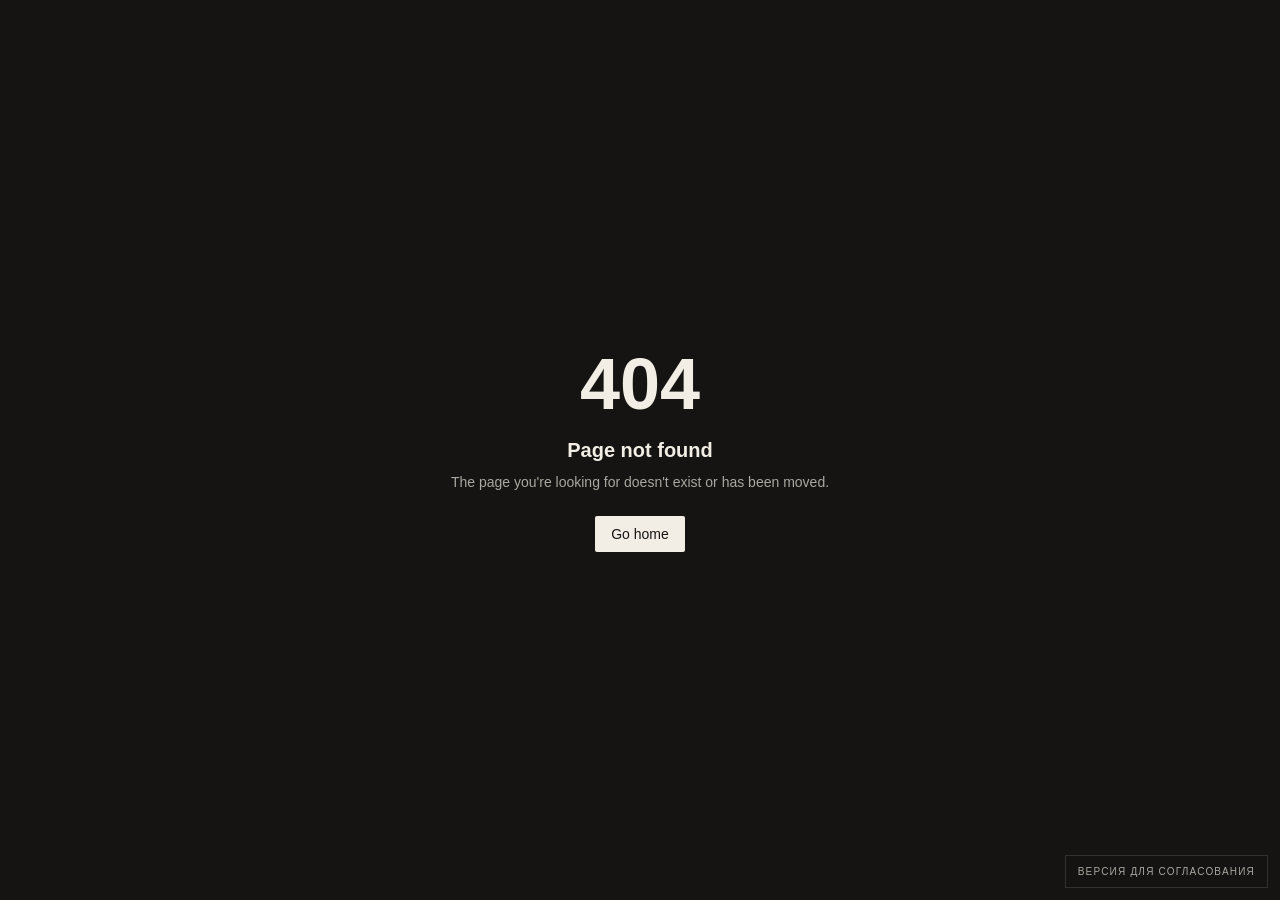
<file: partnery/index.html>
<!DOCTYPE html><html lang="ru"><head><meta charSet="utf-8"/><meta name="viewport" content="width=device-width, initial-scale=1"/><link rel="preload" as="image" href="/__l5e/assets-v1/3151cc91-6b3d-421c-85db-95b3ad371277/hero.jpg"/><link rel="stylesheet" href="/assets/styles-ELQ7YTXs.css" data-precedence="default"/><link rel="stylesheet" href="https://fonts.googleapis.com/css2?family=Manrope:wght@400;500;600&amp;family=Sora:wght@400;500;600;700&amp;display=swap" data-precedence="default"/><title>Партнёрская программа АС Бюро — рекомендуйте и зарабатывайте</title><meta name="author" content="АС Бюро"/><meta name="twitter:site" content="@Lovable"/><meta name="description" content="Пошаговый портал для агентов, брокеров и приёмщиков квартир: как рекомендовать АС Бюро и получать вознаграждение с каждой оплаты клиента."/><meta property="og:title" content="Партнёрская программа АС Бюро"/><meta property="og:description" content="За 5 минут узнайте, как получать вознаграждение за рекомендации студии Артёма Болдырева."/><meta property="og:type" content="website"/><meta name="twitter:card" content="summary_large_image"/><link rel="modulepreload" href="/assets/index-BmZvQvYs.js"/><link rel="modulepreload" href="/assets/partnery-ByCyu7hz.js"/><link rel="modulepreload" href="/assets/arrow-right-BbupuYT4.js"/><link rel="modulepreload" href="/assets/artem.jpg.asset-D_5ELIEk.js"/><link rel="modulepreload" href="/assets/play-BYdfZd-b.js"/><link rel="modulepreload" href="/assets/x-BY15AfyA.js"/><link rel="modulepreload" href="/assets/button-CGlO9I4O.js"/><link rel="preconnect" href="https://fonts.googleapis.com"/><link rel="preconnect" href="https://fonts.gstatic.com" crossorigin="anonymous"/><link rel="icon" href="/favicon.ico" type="image/x-icon"/><meta name="robots" content="noindex, nofollow"></head><body><!--$--><main class="flex min-h-dvh flex-col bg-background text-foreground"><header class="sticky top-0 z-30 border-b border-border bg-background/95 backdrop-blur"><div class="mx-auto flex max-w-6xl items-center justify-between gap-4 px-5 py-3"><a class="font-display text-lg tracking-wide" href="/">АС БЮРО</a><p class="text-xs text-muted-foreground sm:text-sm">Экран <!-- -->1<!-- --> из <!-- -->11<!-- --> · <!-- -->Привет!</p></div><div class="mx-auto max-w-6xl px-5 pb-3"><div class="flex items-center gap-1.5" aria-label="Прогресс прохождения"><button type="button" title="1. Привет!" aria-label="Перейти: 1. Привет!" aria-current="step" class="h-2 flex-1 transition-all duration-300 h-3 bg-accent"></button><button type="button" title="2. Кто мы" aria-label="Перейти: 2. Кто мы" class="h-2 flex-1 transition-all duration-300 bg-border hover:bg-accent/40"></button><button type="button" title="3. Продукт" aria-label="Перейти: 3. Продукт" class="h-2 flex-1 transition-all duration-300 bg-border hover:bg-accent/40"></button><button type="button" title="4. Кого мы ищем" aria-label="Перейти: 4. Кого мы ищем" class="h-2 flex-1 transition-all duration-300 bg-border hover:bg-accent/40"></button><button type="button" title="5. Мотивация" aria-label="Перейти: 5. Мотивация" class="h-2 flex-1 transition-all duration-300 bg-border hover:bg-accent/40"></button><button type="button" title="6. Что делать" aria-label="Перейти: 6. Что делать" class="h-2 flex-1 transition-all duration-300 bg-border hover:bg-accent/40"></button><button type="button" title="7. Где искать" aria-label="Перейти: 7. Где искать" class="h-2 flex-1 transition-all duration-300 bg-border hover:bg-accent/40"></button><button type="button" title="8. Результаты" aria-label="Перейти: 8. Результаты" class="h-2 flex-1 transition-all duration-300 bg-border hover:bg-accent/40"></button><button type="button" title="9. Вопросы" aria-label="Перейти: 9. Вопросы" class="h-2 flex-1 transition-all duration-300 bg-border hover:bg-accent/40"></button><button type="button" title="10. Задание" aria-label="Перейти: 10. Задание" class="h-2 flex-1 transition-all duration-300 bg-border hover:bg-accent/40"></button><button type="button" title="11. Старт!" aria-label="Перейти: 11. Старт!" class="h-2 flex-1 transition-all duration-300 bg-border hover:bg-accent/40"></button></div></div></header><section class="flex flex-1 items-center"><div class="mx-auto w-full max-w-6xl px-5 py-10"><div class="quiz-panel"><div class="grid gap-10 lg:grid-cols-[1fr_0.9fr] lg:items-center"><div class="space-y-5 text-base leading-relaxed [&amp;_.list]:space-y-2 [&amp;_.list_li]:before:mr-2 [&amp;_.list_li]:before:text-accent [&amp;_.list_li]:before:content-[&#x27;—&#x27;]"><p class="text-xs uppercase tracking-[0.3em] text-accent">Партнёрская программа</p><h1 class="font-display text-4xl leading-tight md:text-6xl">Рекомендуйте интерьеры — получайте вознаграждение</h1><p>Вы здесь, потому что общаетесь с людьми, которые покупают квартиры и дома. Им нужен интерьер — у нас есть, кому их доверить.</p><p>За 5 минут вы узнаете:</p><ul class="list"><li>кто такие «АС Бюро» и Артём Болдырев;</li><li>что вы рекомендуете и сколько это стоит;</li><li>как получать вознаграждение с каждой оплаты клиента.</li></ul><p class="text-accent">Средний чек проекта — от 400 тыс. ₽. Ваше вознаграждение: <!-- -->[размер вознаграждения уточняется]<!-- -->.</p></div><div><div class="relative aspect-video overflow-hidden border border-border bg-card"><img src="/__l5e/assets-v1/3151cc91-6b3d-421c-85db-95b3ad371277/hero.jpg" alt="" class="absolute inset-0 h-full w-full object-cover opacity-25 grayscale"/><div class="absolute inset-0 flex flex-col items-center justify-center gap-4 text-center"><span class="flex size-16 items-center justify-center rounded-full border border-accent text-accent"><svg xmlns="http://www.w3.org/2000/svg" width="24" height="24" viewBox="0 0 24 24" fill="none" stroke="currentColor" stroke-width="2" stroke-linecap="round" stroke-linejoin="round" class="lucide lucide-play size-6" aria-hidden="true"><path d="M5 5a2 2 0 0 1 3.008-1.728l11.997 6.998a2 2 0 0 1 .003 3.458l-12 7A2 2 0 0 1 5 19z"></path></svg></span><p class="px-6 text-xs uppercase tracking-[0.3em] text-muted-foreground">Место под видео</p></div></div><p class="mt-3 text-xs text-muted-foreground">Скоро здесь появится видеоролик о партнёрской программе.</p></div></div></div></div></section><footer class="sticky bottom-0 border-t border-border bg-background/95 backdrop-blur"><div class="mx-auto flex max-w-6xl items-center justify-between gap-4 px-5 py-4"><button class="inline-flex items-center justify-center gap-2 whitespace-nowrap text-sm font-medium cursor-pointer transition-colors focus-visible:outline-none focus-visible:ring-1 focus-visible:ring-ring disabled:pointer-events-none disabled:opacity-50 disabled:cursor-not-allowed [&amp;_svg]:pointer-events-none [&amp;_svg]:size-4 [&amp;_svg]:shrink-0 border border-input shadow-sm hover:bg-accent hover:text-accent-foreground h-9 px-4 py-2 rounded-none bg-transparent" disabled=""><svg xmlns="http://www.w3.org/2000/svg" width="24" height="24" viewBox="0 0 24 24" fill="none" stroke="currentColor" stroke-width="2" stroke-linecap="round" stroke-linejoin="round" class="lucide lucide-arrow-left" aria-hidden="true"><path d="m12 19-7-7 7-7"></path><path d="M19 12H5"></path></svg> Назад</button><button class="inline-flex items-center justify-center gap-2 whitespace-nowrap text-sm font-medium cursor-pointer transition-colors focus-visible:outline-none focus-visible:ring-1 focus-visible:ring-ring disabled:pointer-events-none disabled:opacity-50 disabled:cursor-not-allowed [&amp;_svg]:pointer-events-none [&amp;_svg]:size-4 [&amp;_svg]:shrink-0 shadow h-9 px-4 py-2 rounded-none bg-accent text-accent-foreground hover:bg-accent/90">Дальше <svg xmlns="http://www.w3.org/2000/svg" width="24" height="24" viewBox="0 0 24 24" fill="none" stroke="currentColor" stroke-width="2" stroke-linecap="round" stroke-linejoin="round" class="lucide lucide-arrow-right" aria-hidden="true"><path d="M5 12h14"></path><path d="m12 5 7 7-7 7"></path></svg></button></div></footer></main><script>(function(a,f){let l;try{l=JSON.parse(sessionStorage.getItem(a)||"{}")}catch{return}const n=l?.[f||history.state?.__TSR_key];let c=!1;for(const t in n){const e=n[t],o=e?.scrollX,s=e?.scrollY;if(Number.isFinite(o)&&Number.isFinite(s)){if(t==="window")scrollTo(o,s),c=!0;else if(t)try{const r=document.querySelector(t);r&&(r.scrollLeft=o,r.scrollTop=s)}catch{}}}if(c)return;const i=location.hash.slice(1);if(i){const t=history.state?.__hashScrollIntoViewOptions??!0;if(t){const e=document.getElementById(i);e&&e.scrollIntoView(t)}return}scrollTo(0,0)})("tsr-scroll-restoration-v1_3");document.currentScript.remove()</script><!--/$--><div class="pointer-events-none fixed right-3 bottom-3 z-[90] border border-border bg-background/95 px-3 py-2 text-[10px] uppercase tracking-[0.12em] text-muted-foreground">Версия для согласования</div><script data-tsr-stream-part="">(self.$R=self.$R||{})["tsr"]=[];self.$_TSR={h(){this.hydrated=!0,this.c()},e(){this.streamEnded=!0,this.c()},c(){this.hydrated&&this.streamEnded&&(delete self.$_TSR,delete self.$R.tsr)},p(e){this.initialized?e():this.buffer.push(e)},buffer:[]};$_TSR.router=($R=>$R[0]={manifest:$R[1]={routes:$R[2]={__root__:$R[3]={preloads:$R[4]=["/assets/index-BmZvQvYs.js"],scripts:$R[5]=[$R[6]={attrs:$R[7]={type:"module",async:!0,src:"/assets/index-BmZvQvYs.js"}}]},"/partnery":$R[8]={preloads:$R[9]=["/assets/partnery-ByCyu7hz.js","/assets/arrow-right-BbupuYT4.js","/assets/artem.jpg.asset-D_5ELIEk.js","/assets/play-BYdfZd-b.js","/assets/x-BY15AfyA.js","/assets/button-CGlO9I4O.js"]}}},matches:$R[10]=[$R[11]={i:"__root__ ",u:1792737831347,s:"success",ssr:!0},$R[12]={i:" partnery partnery",u:1792737831347,s:"success",ssr:!0}]})($R["tsr"]);$_TSR.e();{let s=document.currentScript,p;while((p=s.previousElementSibling)&&p.hasAttribute('data-tsr-stream-part'))p.remove();s.remove()}</script><script type="module" async="" src="/assets/index-BmZvQvYs.js"></script><script>document.currentScript.remove();/*$tsr-stream-boundary*/</script></body></html>
</file>
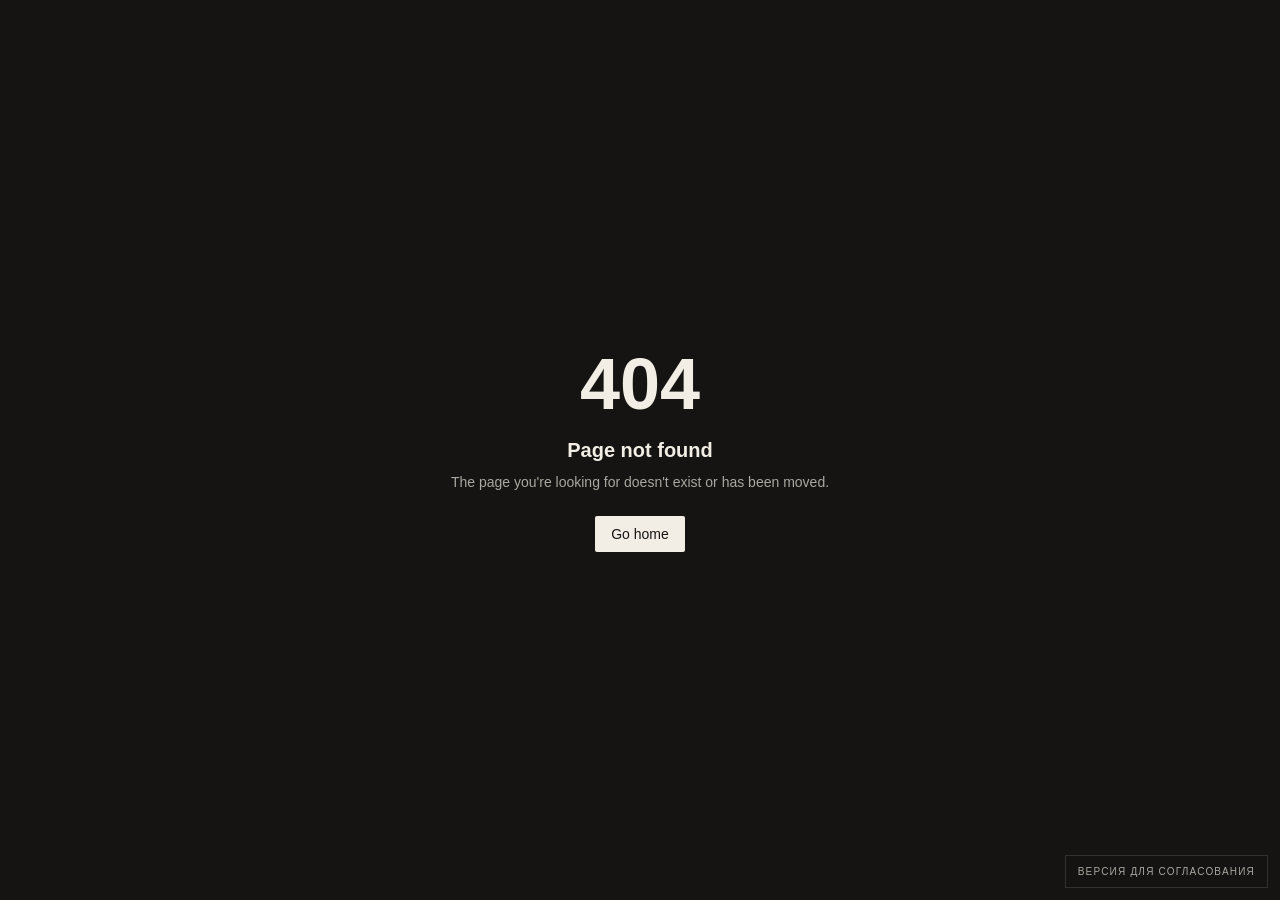
<file: portfolio/index.html>
<!DOCTYPE html><html lang="ru"><head><meta charSet="utf-8"/><meta name="viewport" content="width=device-width, initial-scale=1"/><link rel="stylesheet" href="/assets/styles-ELQ7YTXs.css" data-precedence="default"/><link rel="stylesheet" href="https://fonts.googleapis.com/css2?family=Manrope:wght@400;500;600&amp;family=Sora:wght@400;500;600;700&amp;display=swap" data-precedence="default"/><title>Портфолио дизайна интерьеров в Москве | АС Бюро</title><meta name="author" content="АС Бюро"/><meta property="og:description" content="Архитектура и интерьер от замысла до реализации"/><meta name="twitter:card" content="summary_large_image"/><meta name="twitter:site" content="@Lovable"/><meta name="description" content="Реализованные интерьеры АС Бюро: фотографии, планировочные решения, инженерия и видеообзоры. Квартира в ЖК Eleven и проекты бюро."/><meta property="og:title" content="Реализованные интерьеры АС Бюро"/><meta property="og:type" content="website"/><link rel="modulepreload" href="/assets/index-BmZvQvYs.js"/><link rel="modulepreload" href="/assets/portfolio-CuJaNMwm.js"/><link rel="modulepreload" href="/assets/arrow-right-BbupuYT4.js"/><link rel="modulepreload" href="/assets/SeoSections-rJTPyyku.js"/><link rel="preconnect" href="https://fonts.googleapis.com"/><link rel="preconnect" href="https://fonts.gstatic.com" crossorigin="anonymous"/><link rel="icon" href="/favicon.ico" type="image/x-icon"/><meta name="robots" content="noindex, nofollow"></head><body><!--$--><div class="min-h-screen bg-background text-foreground"><header class="border-b border-border"><nav aria-label="Основная навигация" class="mx-auto flex max-w-[1520px] flex-wrap items-center justify-between gap-5 px-5 py-5 sm:px-8 lg:px-12"><a href="/" class="font-display text-xl tracking-wider">АС БЮРО</a><div class="flex flex-wrap items-center gap-x-6 gap-y-2 text-sm"><a href="/elitnyj-dizajn-interera" class="inline-flex min-h-11 items-center hover:text-accent">Дизайн интерьера</a><a href="/#analysis" class="inline-flex min-h-11 items-center gap-2 text-accent">Обсудить проект <svg xmlns="http://www.w3.org/2000/svg" width="24" height="24" viewBox="0 0 24 24" fill="none" stroke="currentColor" stroke-width="2" stroke-linecap="round" stroke-linejoin="round" class="lucide lucide-arrow-right size-4" aria-hidden="true"><path d="M5 12h14"></path><path d="m12 5 7 7-7 7"></path></svg></a></div></nav></header><main><div class="mx-auto max-w-[1520px] px-5 pt-12 pb-16 sm:px-8 md:pt-24 lg:px-12"><nav aria-label="Хлебные крошки" class="mb-12 flex gap-3 text-xs text-muted-foreground"><a href="/" class="hover:text-foreground">Главная</a><span aria-hidden="true">/</span><span aria-current="page">Портфолио</span></nav><p class="eyebrow">Портфолио</p><h1 class="mt-5 max-w-5xl font-display text-[clamp(2.7rem,7vw,7rem)] leading-[0.96]">Реализованные интерьеры</h1><p class="mt-8 max-w-2xl text-base leading-relaxed text-muted-foreground sm:text-lg">Детали, которые складываются в пространство для жизни. Показываем реализованный проект: от задачи и планировки до фотографий после заселения.</p></div><section id="stories" aria-labelledby="stories-title" class="border-y border-border"><div class="mx-auto max-w-[1520px] px-5 py-20 sm:px-8 md:py-28 lg:px-12"><div class="mb-10 flex flex-wrap items-end justify-between gap-5"><div><p class="eyebrow">История проекта</p><h2 id="stories-title" class="mt-4 max-w-5xl font-display text-[clamp(2.1rem,4.5vw,4.6rem)] leading-[1.02]">Решения в деталях</h2></div></div><a href="/blog/kvartira-alekseya-averyanova-zhk-eleven" class="group grid gap-8 lg:grid-cols-12 lg:items-center lg:gap-12"><picture class="overflow-hidden lg:col-span-7"><source type="image/avif" srcSet="/__l5e/assets-v1/6eb88bb6-4aad-4c03-924f-9e98cfd94432/eleven-3-800.avif 800w, /__l5e/assets-v1/c1ee6d56-dfb8-4e75-99c7-114eaddf0a3b/eleven-3-1600.avif 1600w" sizes="(min-width: 1024px) 55vw, 100vw"/><source type="image/webp" srcSet="/__l5e/assets-v1/5d288d76-78e8-4e62-ad4d-e1d6fd47ee02/eleven-3-800.webp 800w, /__l5e/assets-v1/3e715efa-ec52-4d5a-90db-59a530ea4585/eleven-3-1600.webp 1600w" sizes="(min-width: 1024px) 55vw, 100vw"/><img src="/__l5e/assets-v1/aad97d49-ae3c-4e80-aacd-4fb630db75c6/eleven-3-1600.jpg" alt="Кухня-столовая-гостиная с островом и обеденным столом" width="1800" height="1200" loading="lazy" class="aspect-[4/3] w-full object-cover transition-transform duration-700 group-hover:scale-[1.02]"/></picture><div class="lg:col-span-5"><p class="text-xs uppercase tracking-[0.15em] text-muted-foreground">ЖК Eleven · 133 м² · Москва</p><h3 class="mt-5 font-display text-[clamp(1.8rem,3vw,3rem)] leading-tight">Квартира Алексея Аверьянова</h3><p class="mt-6 max-w-lg text-sm leading-relaxed text-muted-foreground sm:text-base">Готовая отделка застройщика, светлая неоклассика и пространство для жизни семьи. Планировка, инженерия, фотографии и два видео о проекте.</p><span class="mt-8 inline-flex min-h-11 items-center gap-3 text-sm text-accent">Посмотреть историю проекта <svg xmlns="http://www.w3.org/2000/svg" width="24" height="24" viewBox="0 0 24 24" fill="none" stroke="currentColor" stroke-width="2" stroke-linecap="round" stroke-linejoin="round" class="lucide lucide-arrow-right size-4" aria-hidden="true"><path d="M5 12h14"></path><path d="m12 5 7 7-7 7"></path></svg></span></div></a></div></section><section aria-labelledby="details-title" class="bg-paper text-ink"><div class="mx-auto max-w-[1520px] px-5 py-20 sm:px-8 md:py-28 lg:px-12"><p class="eyebrow text-ink-muted">ЖК Eleven</p><h2 id="details-title" class="mt-4 max-w-4xl font-display text-[clamp(2rem,4vw,4rem)] leading-tight">Один интерьер, разные сценарии жизни</h2><div class="mt-12 grid gap-6 md:grid-cols-3"><a href="/blog/kvartira-alekseya-averyanova-zhk-eleven" class="group"><picture class="block overflow-hidden"><source type="image/avif" srcSet="/__l5e/assets-v1/fdd6bea6-fdfc-4b66-b832-e830e640a88a/eleven-4-800.avif 800w, /__l5e/assets-v1/fef854d5-1656-42aa-ad48-ba8ec278a80a/eleven-4-1600.avif 1600w" sizes="(min-width: 768px) 33vw, 100vw"/><source type="image/webp" srcSet="/__l5e/assets-v1/948559f0-b688-4945-8cad-a50b45fdbbd3/eleven-4-800.webp 800w, /__l5e/assets-v1/5ec03fb1-b896-428f-8453-bbf3b4f4be70/eleven-4-1600.webp 1600w" sizes="(min-width: 768px) 33vw, 100vw"/><img src="/__l5e/assets-v1/ae3281f5-a0e4-4dd3-b5a6-f8e3f3923236/eleven-4-1600.jpg" alt="Светлые кухонные фасады с подсвеченными витринами" width="1800" height="1200" loading="lazy" class="aspect-[3/4] w-full object-cover transition-transform duration-700 group-hover:scale-[1.02]"/></picture><h3 class="mt-5 font-display text-xl">Кухня и общение</h3></a><a href="/blog/kvartira-alekseya-averyanova-zhk-eleven" class="group"><picture class="block overflow-hidden"><source type="image/avif" srcSet="/__l5e/assets-v1/4b3400dd-5971-4c8c-ac9b-5359fee1b6f6/eleven-11-800.avif 800w, /__l5e/assets-v1/57f7af91-68f4-49f6-9f11-0bb7bc2f19ce/eleven-11-1600.avif 1600w" sizes="(min-width: 768px) 33vw, 100vw"/><source type="image/webp" srcSet="/__l5e/assets-v1/0666f18f-d2e2-4cbd-a4d5-991fdeec7303/eleven-11-800.webp 800w, /__l5e/assets-v1/a24cc7e4-cd9c-49bb-a92c-dc00664feacc/eleven-11-1600.webp 1600w" sizes="(min-width: 768px) 33vw, 100vw"/><img src="/__l5e/assets-v1/b0b414e4-e058-4a0f-943d-23cac5d73a23/eleven-11-1600.jpg" alt="Мастер-спальня с текстильным изголовьем и зелёными шторами" width="1800" height="1200" loading="lazy" class="aspect-[3/4] w-full object-cover transition-transform duration-700 group-hover:scale-[1.02]"/></picture><h3 class="mt-5 font-display text-xl">Приватное пространство</h3></a><a href="/blog/kvartira-alekseya-averyanova-zhk-eleven" class="group"><picture class="block overflow-hidden"><source type="image/avif" srcSet="/__l5e/assets-v1/d26e446b-7986-4879-8402-998d0733290d/eleven-20-1600.avif 800w" sizes="(min-width: 768px) 33vw, 100vw"/><source type="image/webp" srcSet="/__l5e/assets-v1/997d1889-aa1b-485f-93a9-e2f58de3d545/eleven-20-1600.webp 800w" sizes="(min-width: 768px) 33vw, 100vw"/><img src="/__l5e/assets-v1/b6a28dc9-2d0c-40e0-b41f-e639758060a7/eleven-20-1600.jpg" alt="Комод и арочное зеркало с подсветкой" width="800" height="1200" loading="lazy" class="aspect-[3/4] w-full object-cover transition-transform duration-700 group-hover:scale-[1.02]"/></picture><h3 class="mt-5 font-display text-xl">Свет и детали</h3></a></div><a href="https://a-s-buro.ru/category/portfolio/" class="mt-12 inline-flex min-h-12 items-center gap-4 border border-ink/30 px-6 text-sm">Все проекты на основном сайте бюро <svg xmlns="http://www.w3.org/2000/svg" width="24" height="24" viewBox="0 0 24 24" fill="none" stroke="currentColor" stroke-width="2" stroke-linecap="round" stroke-linejoin="round" class="lucide lucide-arrow-right size-4" aria-hidden="true"><path d="M5 12h14"></path><path d="m12 5 7 7-7 7"></path></svg></a></div></section><section id="faq" aria-labelledby="faq-title" class="mx-auto max-w-[1520px] px-5 py-20 sm:px-8 md:py-28 lg:px-12"><div class="grid gap-10 lg:grid-cols-12 lg:gap-16"><div class="lg:col-span-5"><p class="eyebrow">Перед началом</p><h2 id="faq-title" class="mt-4 max-w-5xl font-display text-[clamp(2.1rem,4.5vw,4.6rem)] leading-[1.02]">Вопросы о дизайне интерьера</h2><a href="/#analysis" class="mt-8 inline-flex min-h-11 items-center gap-3 text-sm text-accent">Обсудить свой объект <svg xmlns="http://www.w3.org/2000/svg" width="24" height="24" viewBox="0 0 24 24" fill="none" stroke="currentColor" stroke-width="2" stroke-linecap="round" stroke-linejoin="round" class="lucide lucide-arrow-right size-4" aria-hidden="true"><path d="M5 12h14"></path><path d="m12 5 7 7-7 7"></path></svg></a></div><div class="divide-y divide-border border-y border-border lg:col-span-7"><details class="group py-5"><summary class="flex min-h-11 cursor-pointer list-none items-center justify-between gap-5 font-display text-base sm:text-lg [&amp;::-webkit-details-marker]:hidden">Что входит в дизайн-проект интерьера?<svg xmlns="http://www.w3.org/2000/svg" width="24" height="24" viewBox="0 0 24 24" fill="none" stroke="currentColor" stroke-width="2" stroke-linecap="round" stroke-linejoin="round" class="lucide lucide-plus size-5 shrink-0 text-accent transition-transform group-open:rotate-45" aria-hidden="true"><path d="M5 12h14"></path><path d="M12 5v14"></path></svg></summary><p class="max-w-2xl pt-3 pr-6 text-sm leading-relaxed text-muted-foreground sm:text-base">Состав зависит от выбранного формата. На странице услуги можно сравнить проектирование, авторский надзор, комплектацию и инженерные работы. Перед началом фиксируем перечень работ в договоре.</p></details><details class="group py-5"><summary class="flex min-h-11 cursor-pointer list-none items-center justify-between gap-5 font-display text-base sm:text-lg [&amp;::-webkit-details-marker]:hidden">Можно заказать проект без ремонта?<svg xmlns="http://www.w3.org/2000/svg" width="24" height="24" viewBox="0 0 24 24" fill="none" stroke="currentColor" stroke-width="2" stroke-linecap="round" stroke-linejoin="round" class="lucide lucide-plus size-5 shrink-0 text-accent transition-transform group-open:rotate-45" aria-hidden="true"><path d="M5 12h14"></path><path d="M12 5v14"></path></svg></summary><p class="max-w-2xl pt-3 pr-6 text-sm leading-relaxed text-muted-foreground sm:text-base">Да, дизайн-проект можно заказать как самостоятельную услугу. Комплектацию, авторский надзор и реализацию обсуждаем отдельно.</p></details><details class="group py-5"><summary class="flex min-h-11 cursor-pointer list-none items-center justify-between gap-5 font-display text-base sm:text-lg [&amp;::-webkit-details-marker]:hidden">От чего зависит стоимость проекта?<svg xmlns="http://www.w3.org/2000/svg" width="24" height="24" viewBox="0 0 24 24" fill="none" stroke="currentColor" stroke-width="2" stroke-linecap="round" stroke-linejoin="round" class="lucide lucide-plus size-5 shrink-0 text-accent transition-transform group-open:rotate-45" aria-hidden="true"><path d="M5 12h14"></path><path d="M12 5v14"></path></svg></summary><p class="max-w-2xl pt-3 pr-6 text-sm leading-relaxed text-muted-foreground sm:text-base">От площади, сложности объекта и состава работ. Для предварительного расчёта на сайте есть квиз. Точный объём и стоимость согласуем после знакомства с задачей.</p></details><details class="group py-5"><summary class="flex min-h-11 cursor-pointer list-none items-center justify-between gap-5 font-display text-base sm:text-lg [&amp;::-webkit-details-marker]:hidden">Зачем нужен авторский надзор?<svg xmlns="http://www.w3.org/2000/svg" width="24" height="24" viewBox="0 0 24 24" fill="none" stroke="currentColor" stroke-width="2" stroke-linecap="round" stroke-linejoin="round" class="lucide lucide-plus size-5 shrink-0 text-accent transition-transform group-open:rotate-45" aria-hidden="true"><path d="M5 12h14"></path><path d="M12 5v14"></path></svg></summary><p class="max-w-2xl pt-3 pr-6 text-sm leading-relaxed text-muted-foreground sm:text-base">Во время ремонта у строителей возникают вопросы по проекту. Авторский надзор помогает проверять соответствие работ чертежам и согласовывать изменения.</p></details><details class="group py-5"><summary class="flex min-h-11 cursor-pointer list-none items-center justify-between gap-5 font-display text-base sm:text-lg [&amp;::-webkit-details-marker]:hidden">С чего начать, если квартира уже с отделкой?<svg xmlns="http://www.w3.org/2000/svg" width="24" height="24" viewBox="0 0 24 24" fill="none" stroke="currentColor" stroke-width="2" stroke-linecap="round" stroke-linejoin="round" class="lucide lucide-plus size-5 shrink-0 text-accent transition-transform group-open:rotate-45" aria-hidden="true"><path d="M5 12h14"></path><path d="M12 5v14"></path></svg></summary><p class="max-w-2xl pt-3 pr-6 text-sm leading-relaxed text-muted-foreground sm:text-base">С оценки того, что можно сохранить и что нужно изменить. В кейсе квартиры в ЖК Eleven показано, как бюро работало с готовой отделкой застройщика.</p></details></div></div></section></main><footer class="border-t border-border"><div class="mx-auto flex max-w-[1520px] flex-wrap items-center justify-between gap-6 px-5 py-10 sm:px-8 lg:px-12"><a href="/" class="font-display text-xl">АС БЮРО</a><a href="tel:+74996740671" class="inline-flex min-h-11 items-center">+7 (499) 674-06-71</a><a href="/#analysis" class="inline-flex min-h-11 items-center gap-3 text-accent">Обсудить свой интерьер <svg xmlns="http://www.w3.org/2000/svg" width="24" height="24" viewBox="0 0 24 24" fill="none" stroke="currentColor" stroke-width="2" stroke-linecap="round" stroke-linejoin="round" class="lucide lucide-arrow-right size-4" aria-hidden="true"><path d="M5 12h14"></path><path d="m12 5 7 7-7 7"></path></svg></a></div></footer></div><script>(function(a,f){let l;try{l=JSON.parse(sessionStorage.getItem(a)||"{}")}catch{return}const n=l?.[f||history.state?.__TSR_key];let c=!1;for(const t in n){const e=n[t],o=e?.scrollX,s=e?.scrollY;if(Number.isFinite(o)&&Number.isFinite(s)){if(t==="window")scrollTo(o,s),c=!0;else if(t)try{const r=document.querySelector(t);r&&(r.scrollLeft=o,r.scrollTop=s)}catch{}}}if(c)return;const i=location.hash.slice(1);if(i){const t=history.state?.__hashScrollIntoViewOptions??!0;if(t){const e=document.getElementById(i);e&&e.scrollIntoView(t)}return}scrollTo(0,0)})("tsr-scroll-restoration-v1_3");document.currentScript.remove()</script><!--/$--><div class="pointer-events-none fixed right-3 bottom-3 z-[90] border border-border bg-background/95 px-3 py-2 text-[10px] uppercase tracking-[0.12em] text-muted-foreground">Версия для согласования</div><script data-tsr-stream-part="">(self.$R=self.$R||{})["tsr"]=[];self.$_TSR={h(){this.hydrated=!0,this.c()},e(){this.streamEnded=!0,this.c()},c(){this.hydrated&&this.streamEnded&&(delete self.$_TSR,delete self.$R.tsr)},p(e){this.initialized?e():this.buffer.push(e)},buffer:[]};$_TSR.router=($R=>$R[0]={manifest:$R[1]={routes:$R[2]={__root__:$R[3]={preloads:$R[4]=["/assets/index-BmZvQvYs.js"],scripts:$R[5]=[$R[6]={attrs:$R[7]={type:"module",async:!0,src:"/assets/index-BmZvQvYs.js"}}]},"/portfolio":$R[8]={preloads:$R[9]=["/assets/portfolio-CuJaNMwm.js","/assets/arrow-right-BbupuYT4.js","/assets/SeoSections-rJTPyyku.js"]}}},matches:$R[10]=[$R[11]={i:"__root__ ",u:1792737831355,s:"success",ssr:!0},$R[12]={i:" portfolio portfolio",u:1792737831355,s:"success",ssr:!0}]})($R["tsr"]);$_TSR.e();{let s=document.currentScript,p;while((p=s.previousElementSibling)&&p.hasAttribute('data-tsr-stream-part'))p.remove();s.remove()}</script><script type="module" async="" src="/assets/index-BmZvQvYs.js"></script><script>document.currentScript.remove();/*$tsr-stream-boundary*/</script></body></html>
</file>
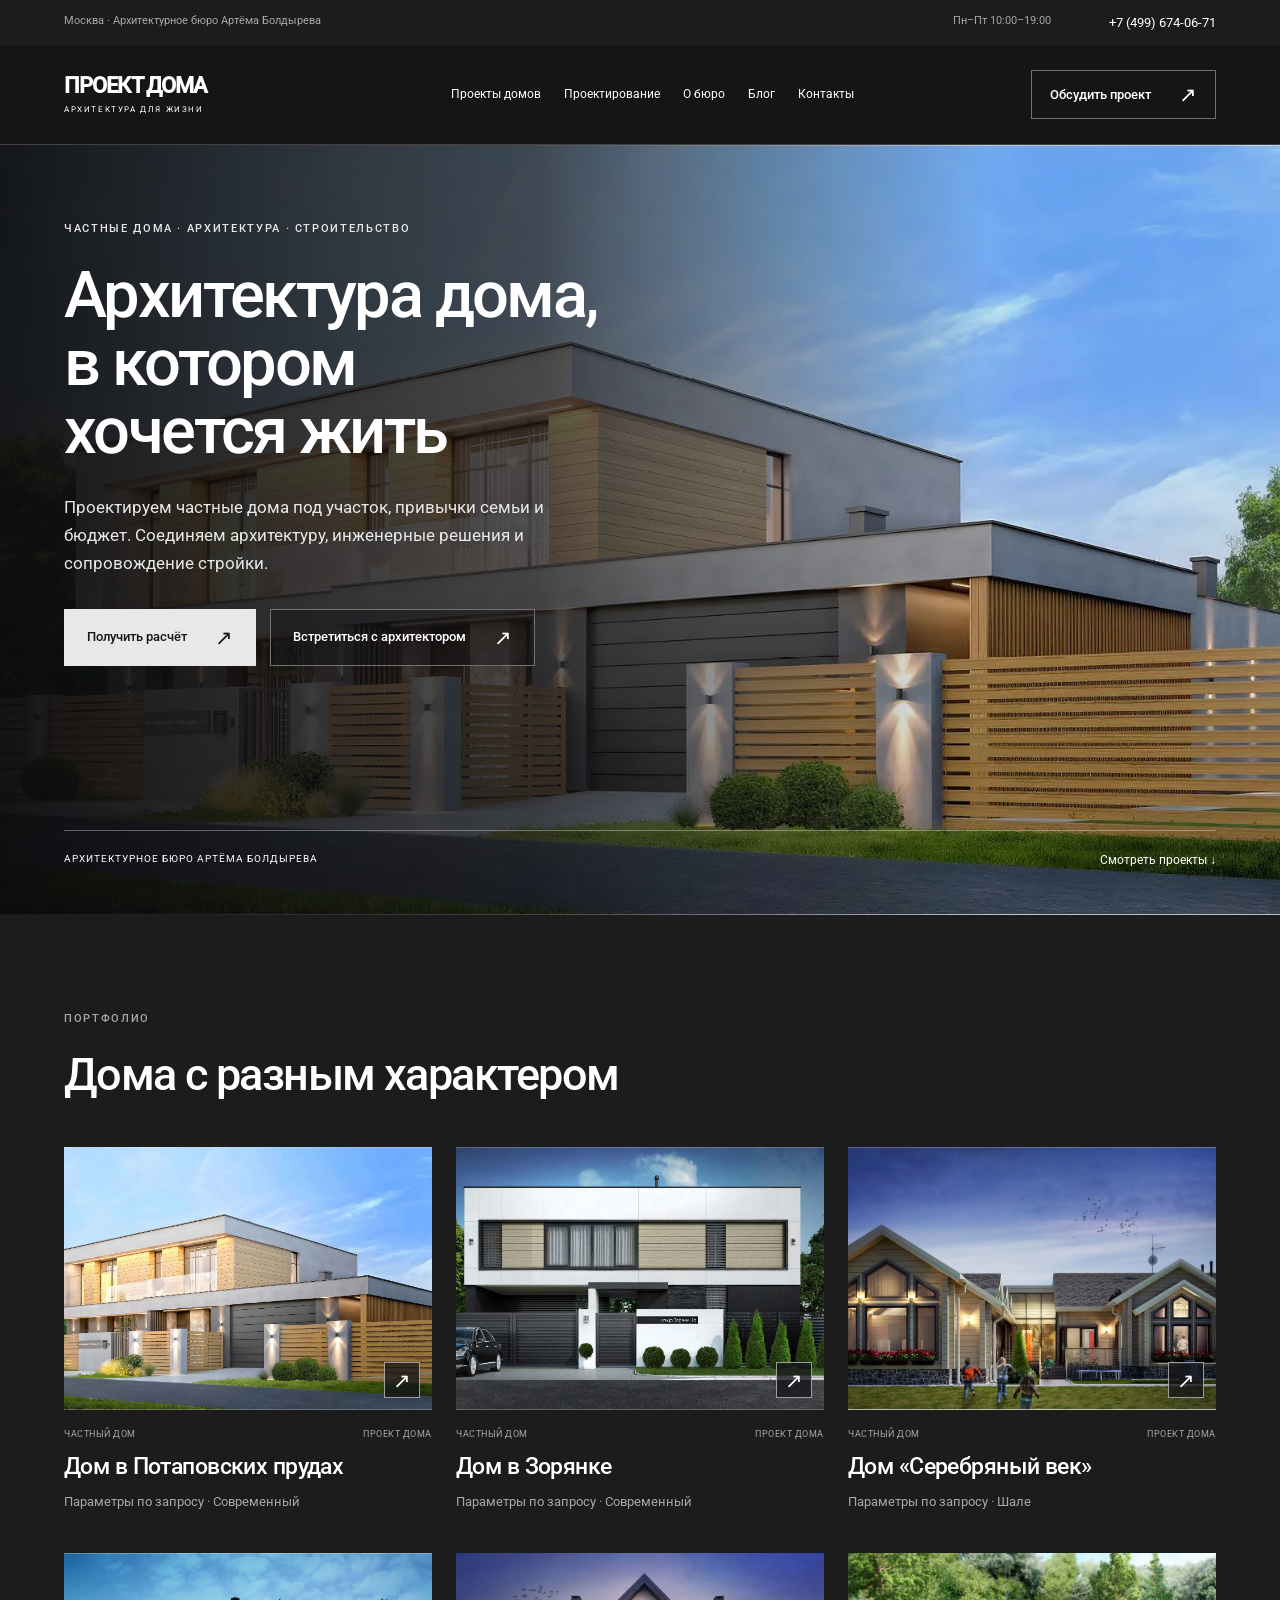
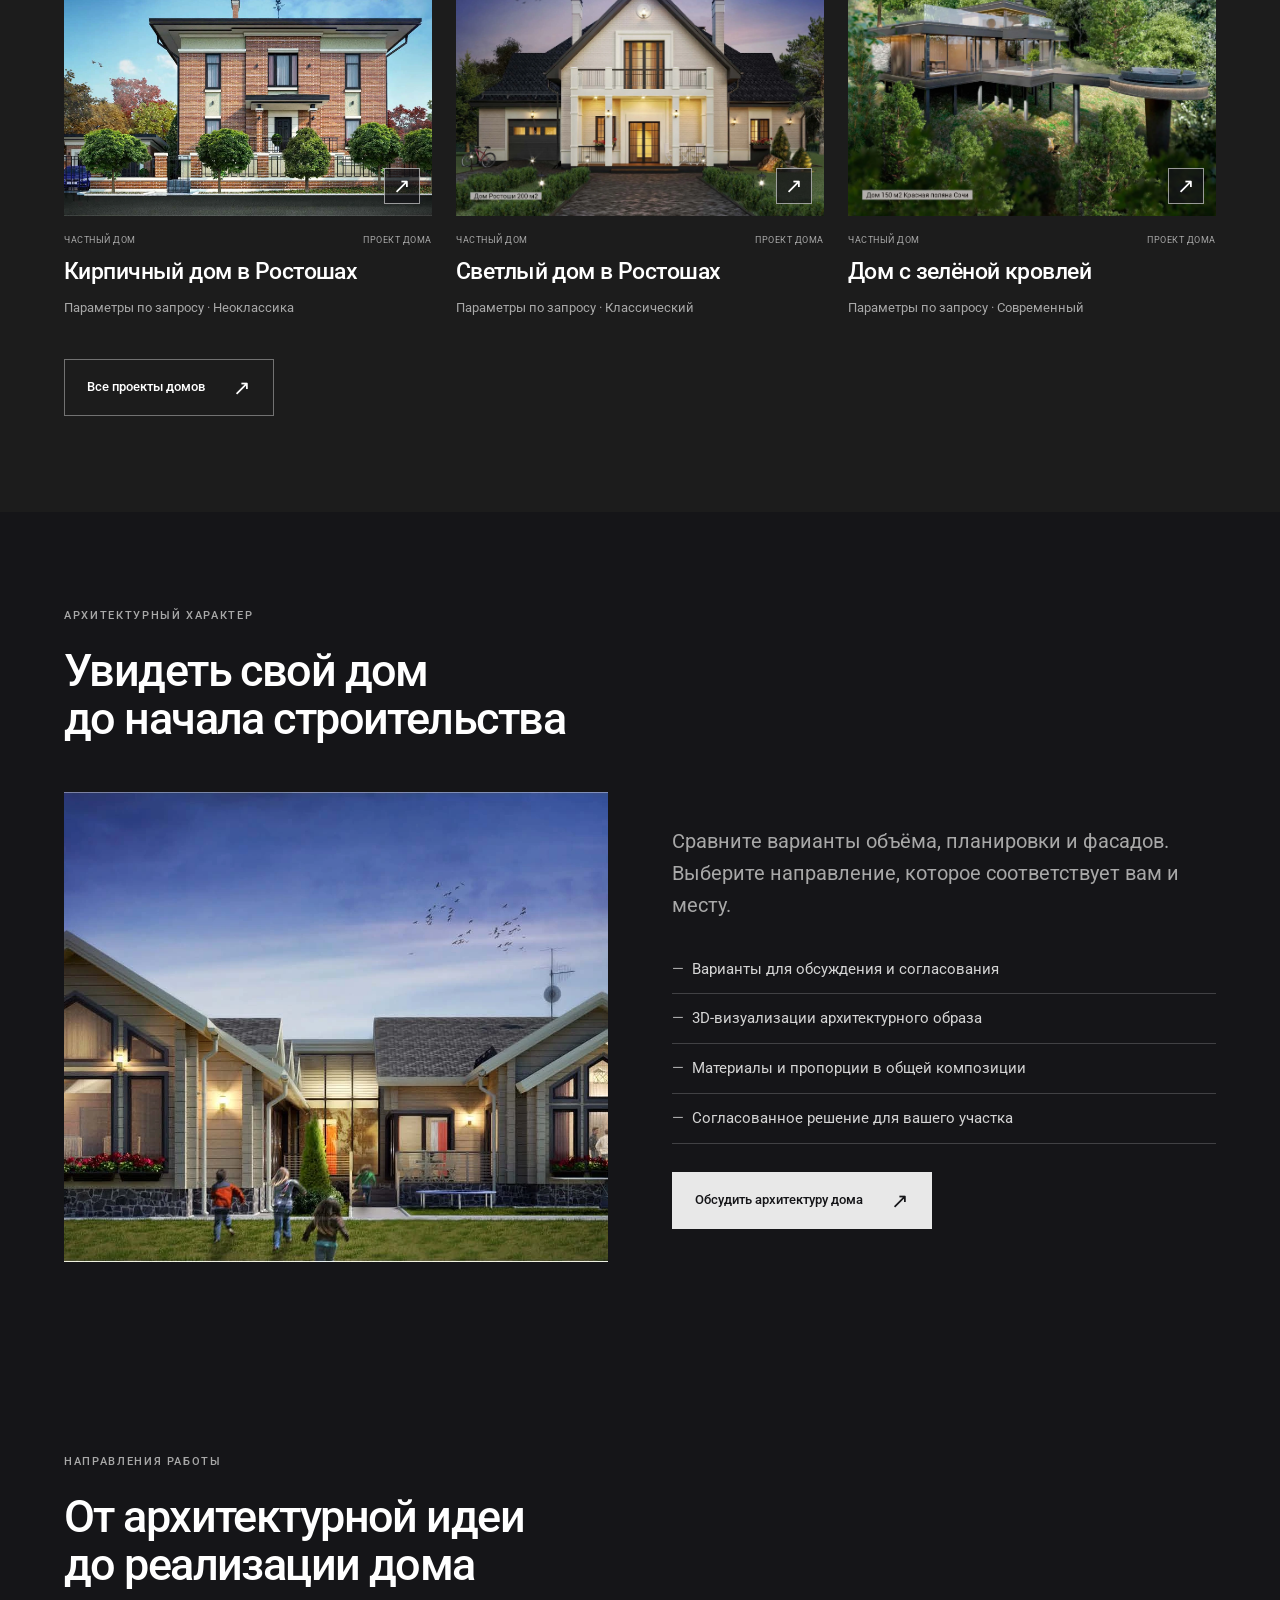
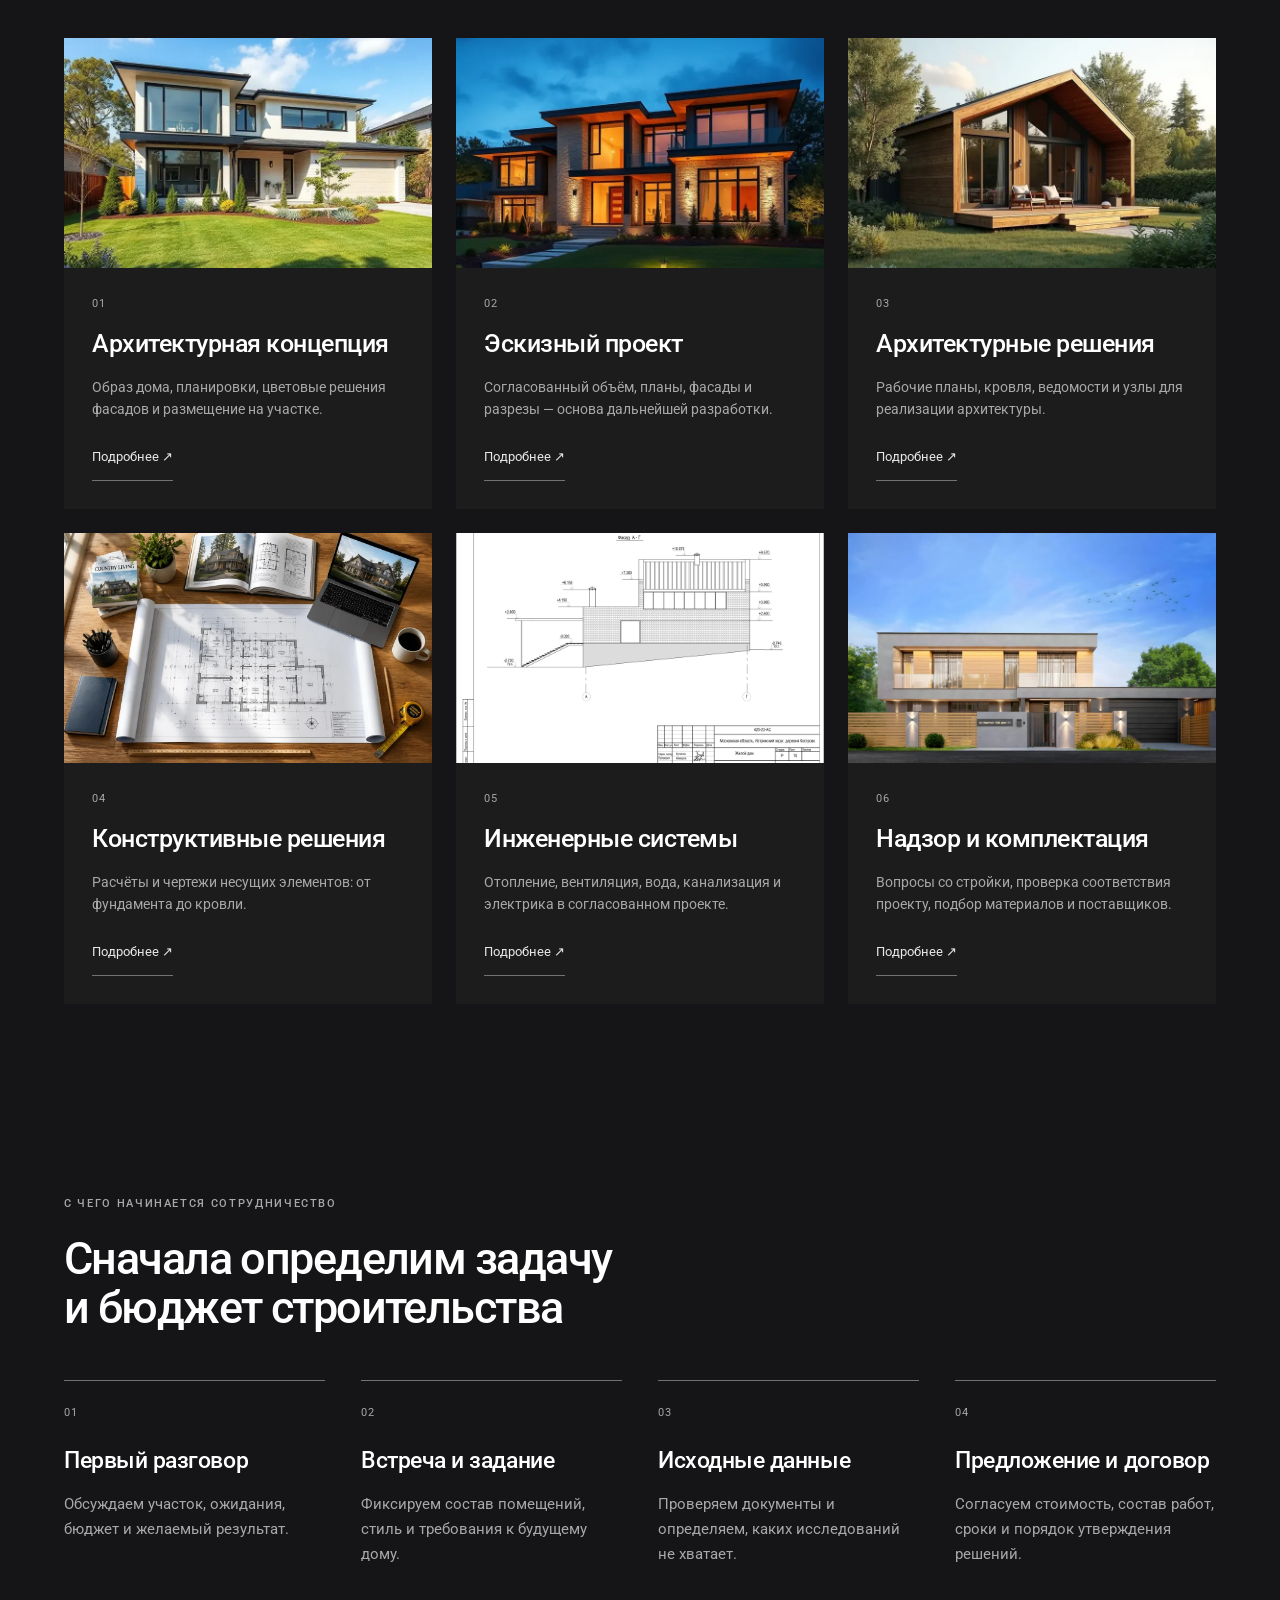
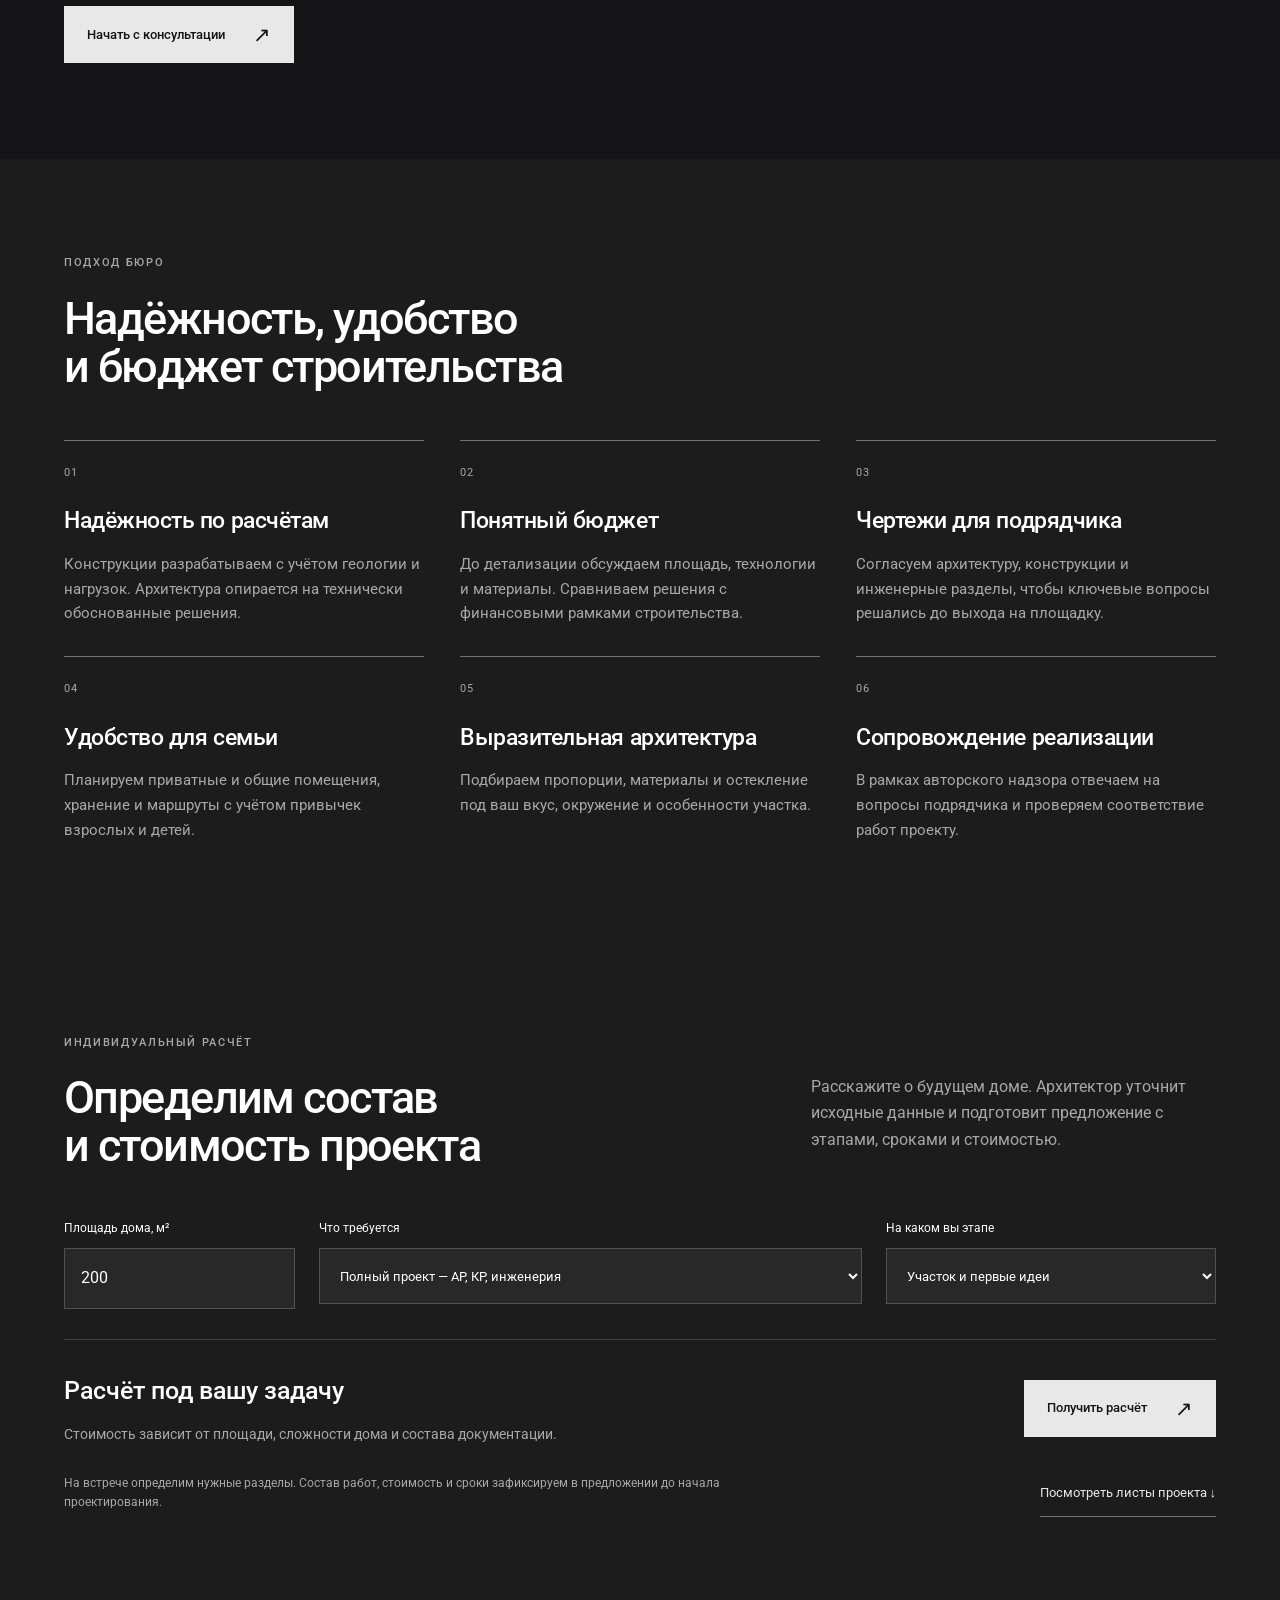
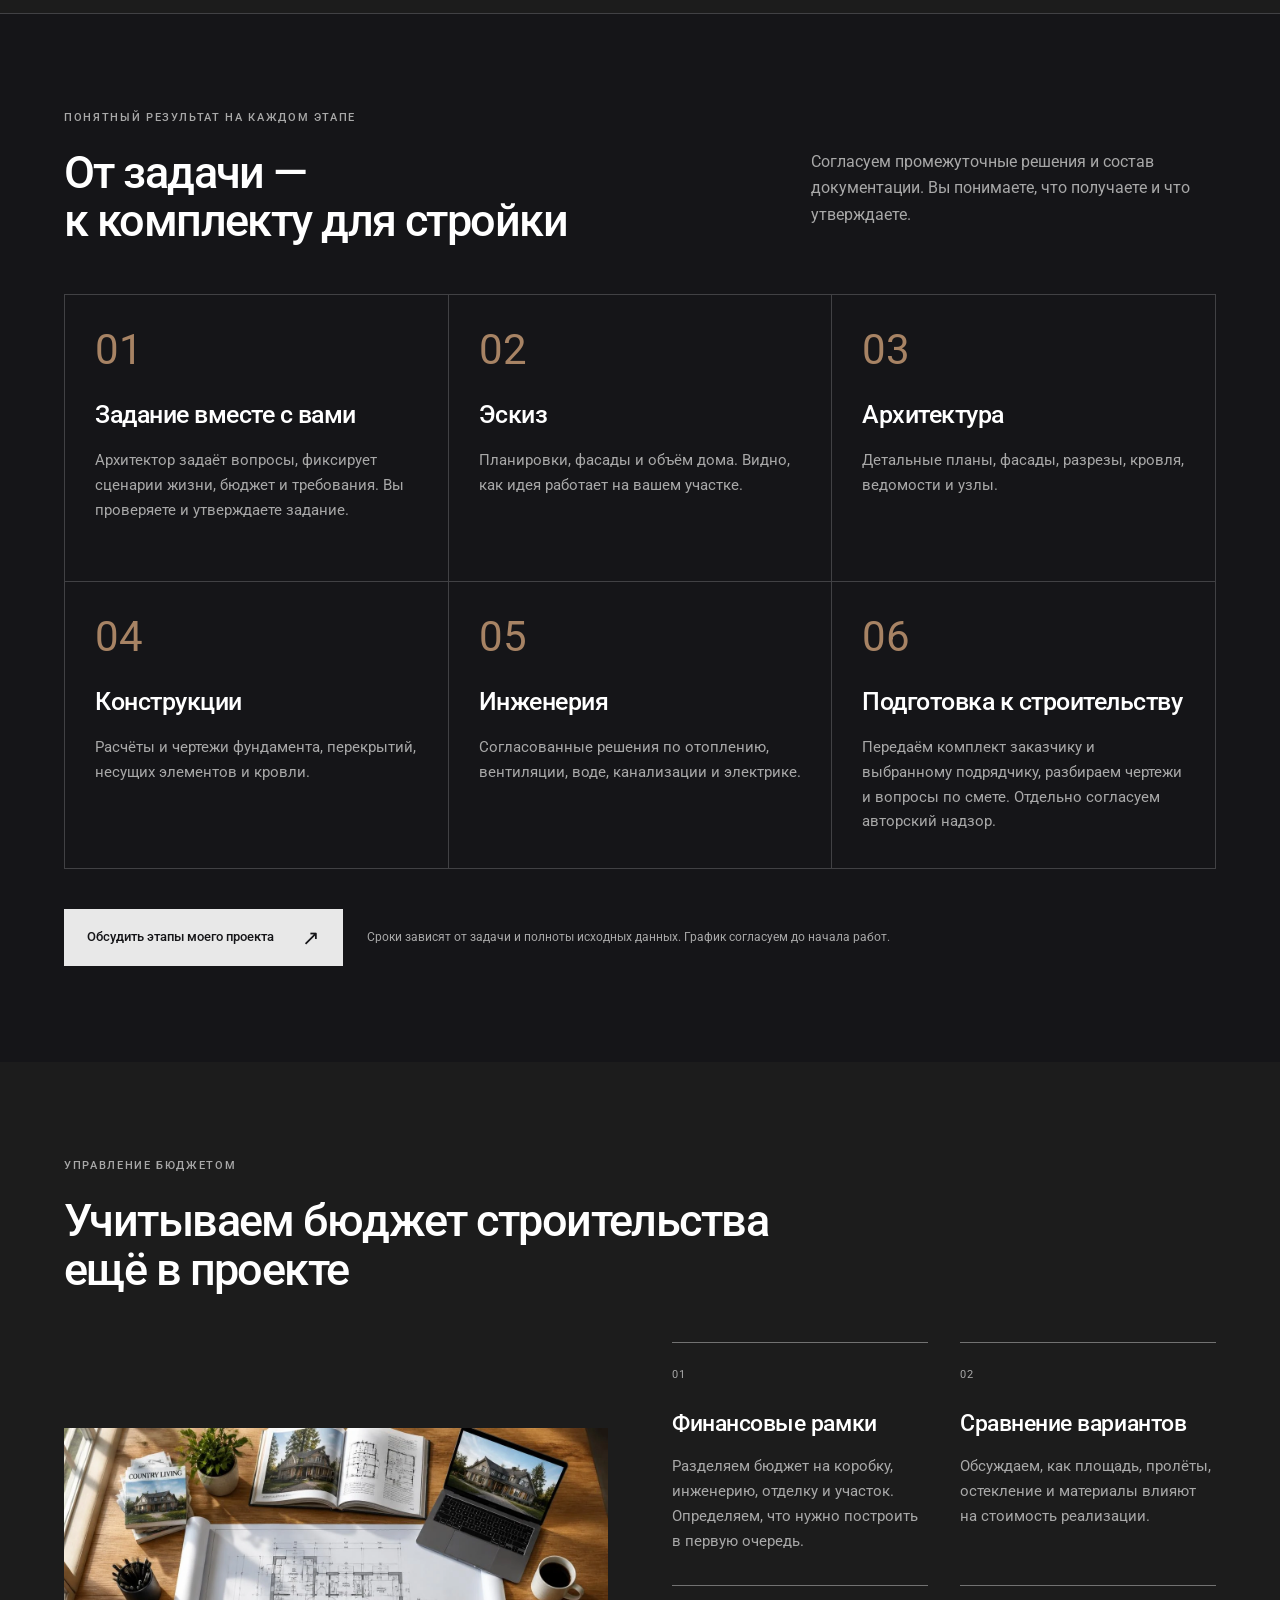
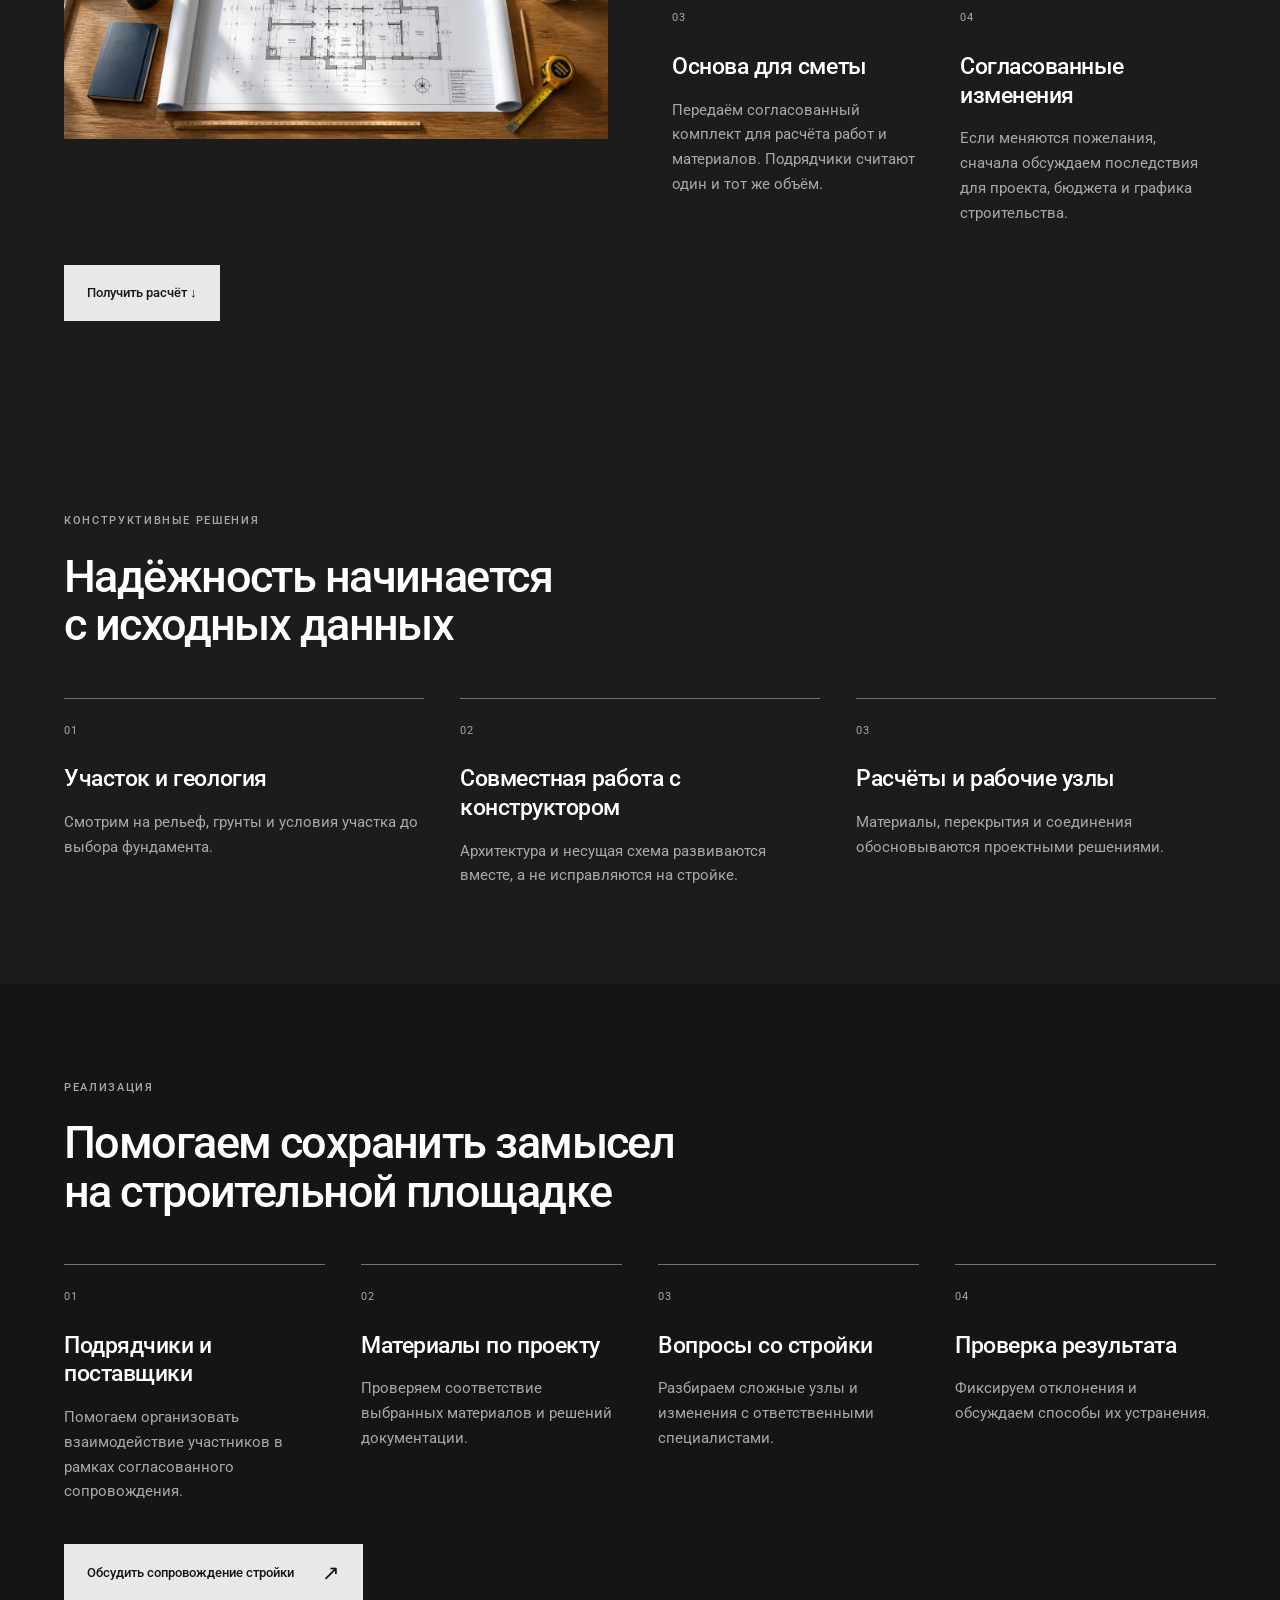
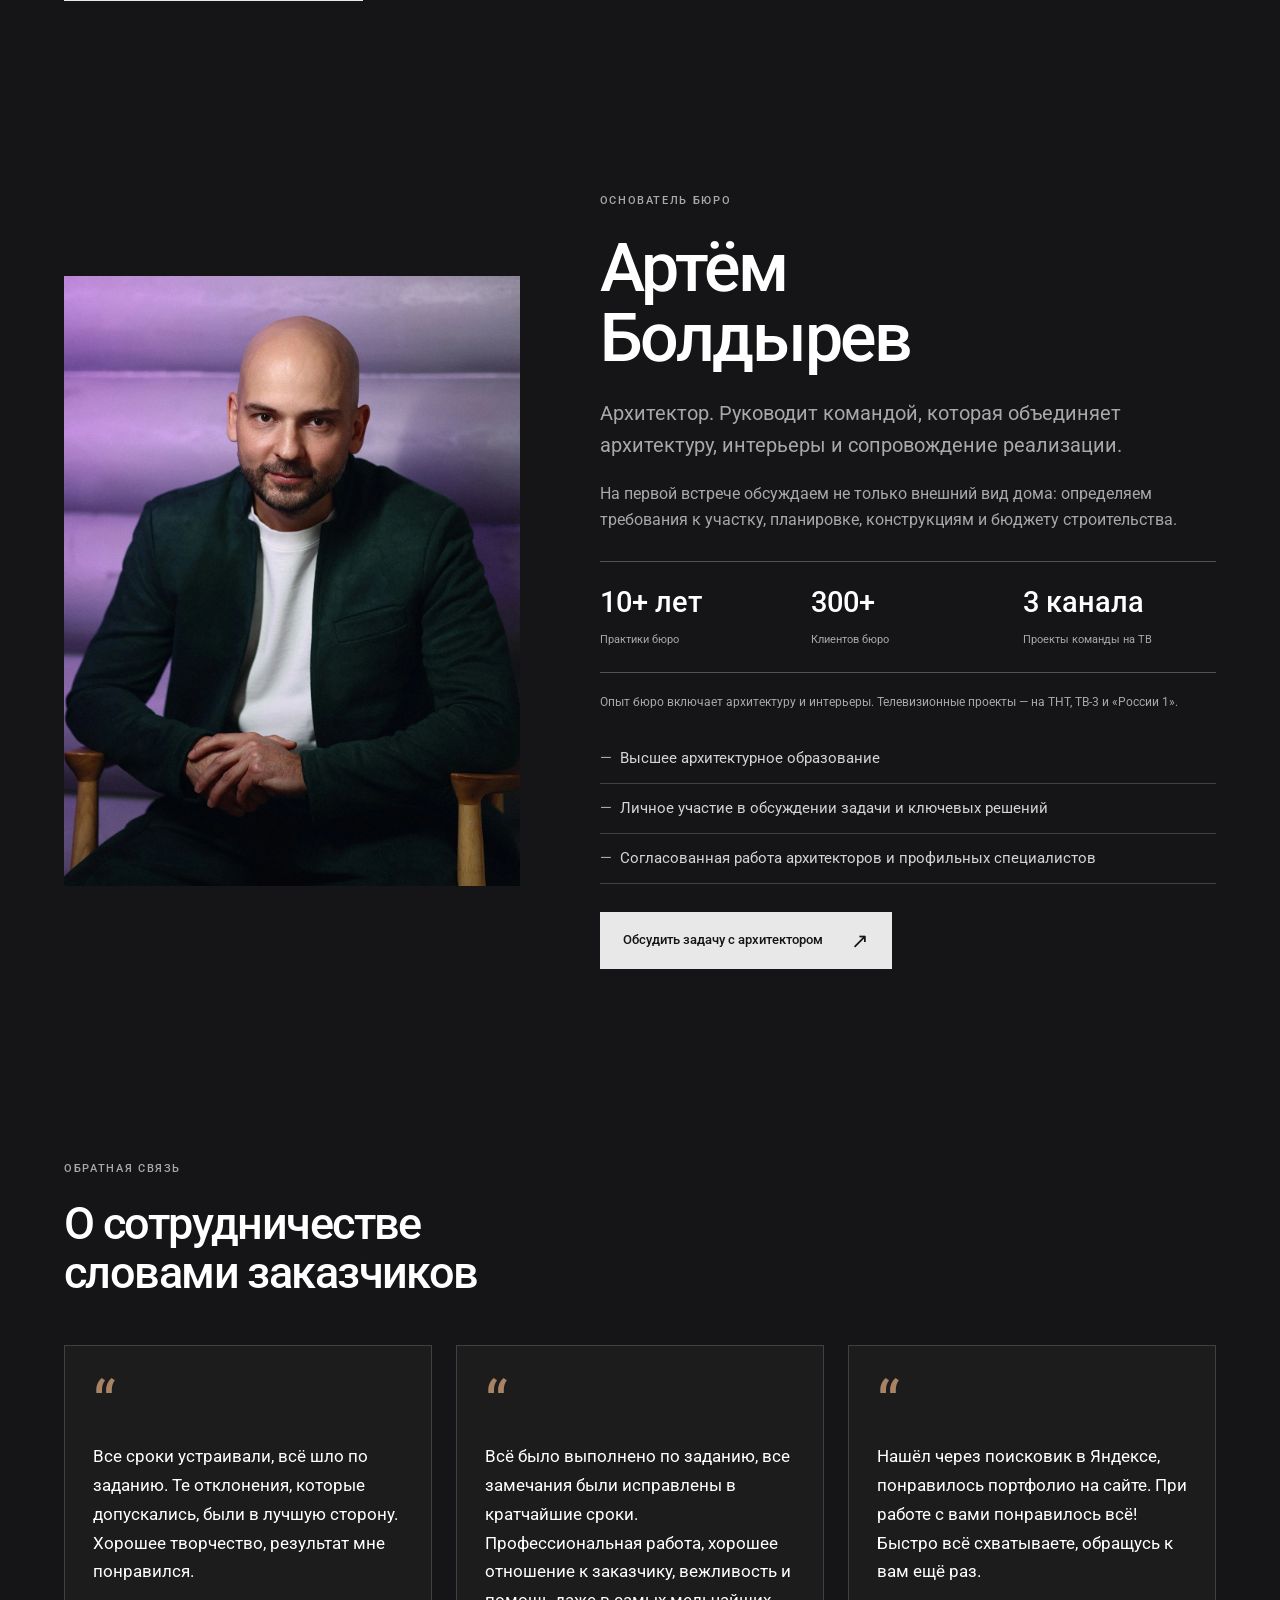
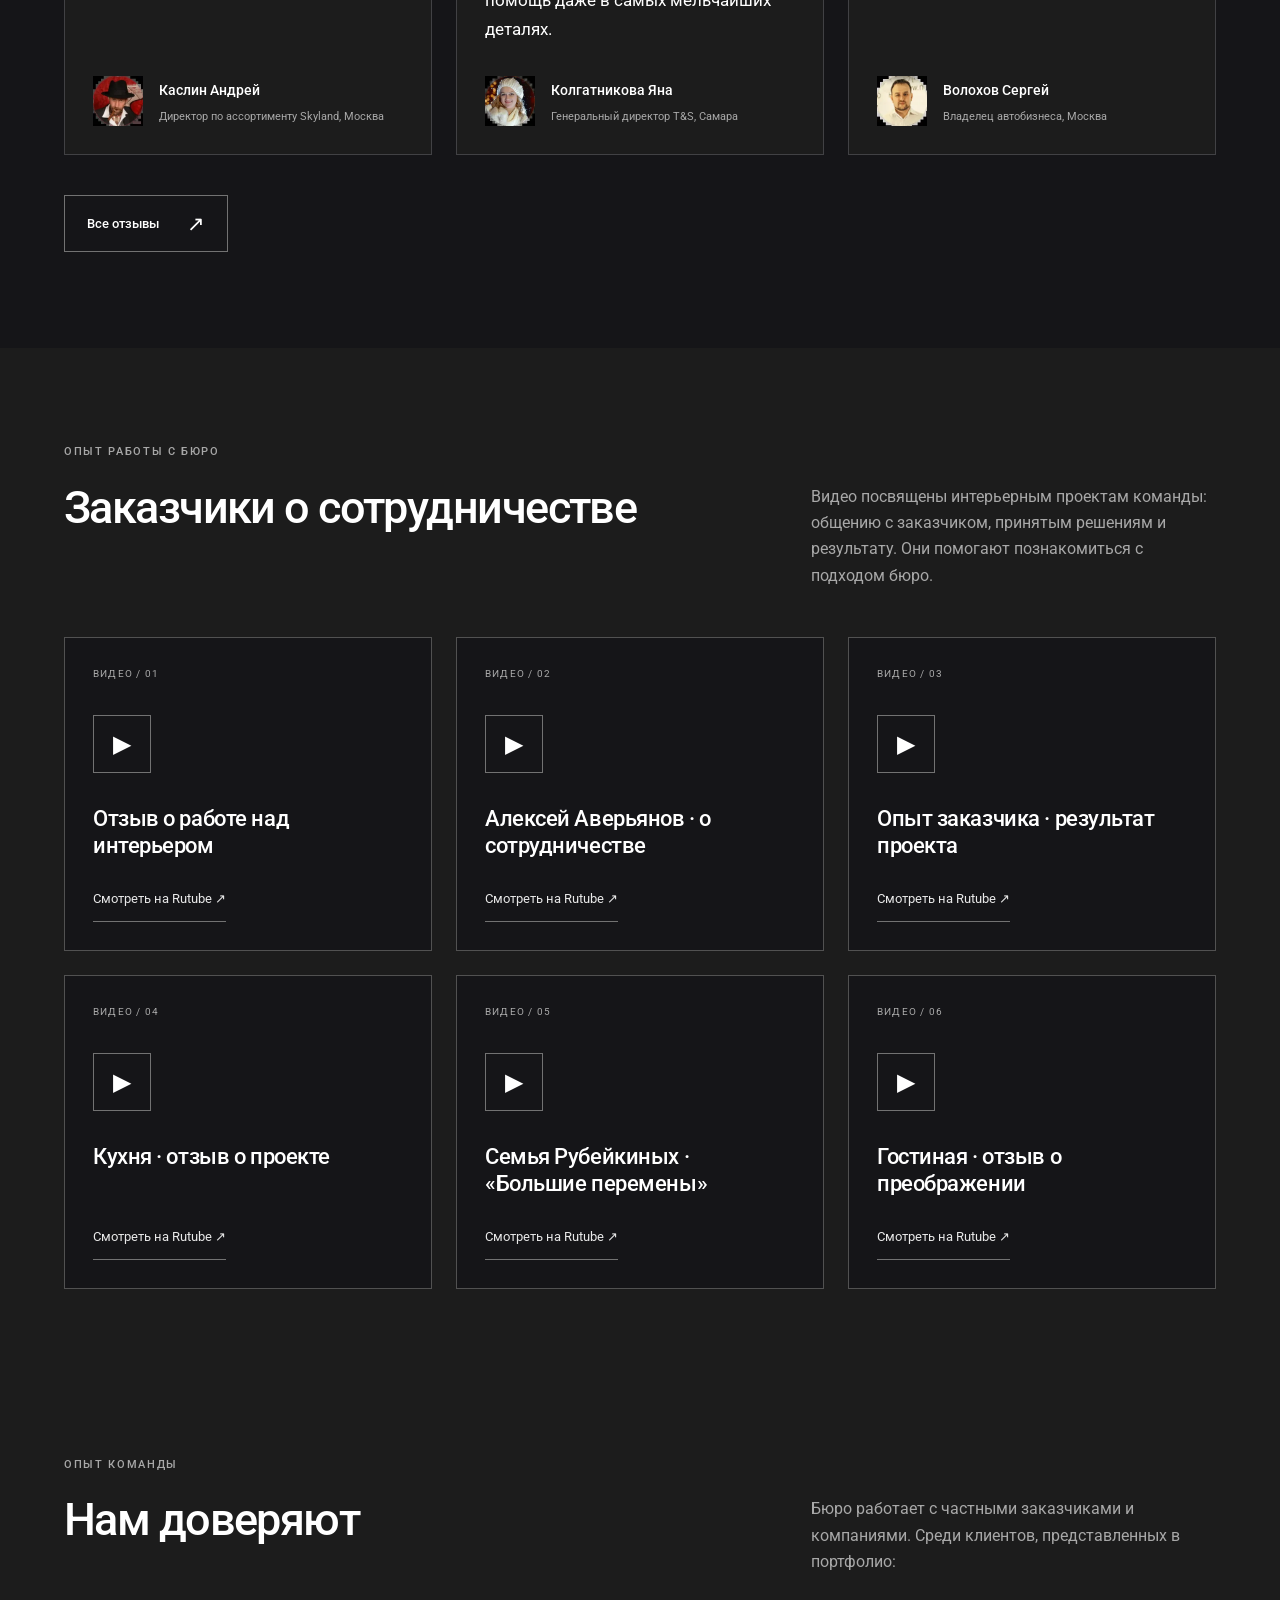
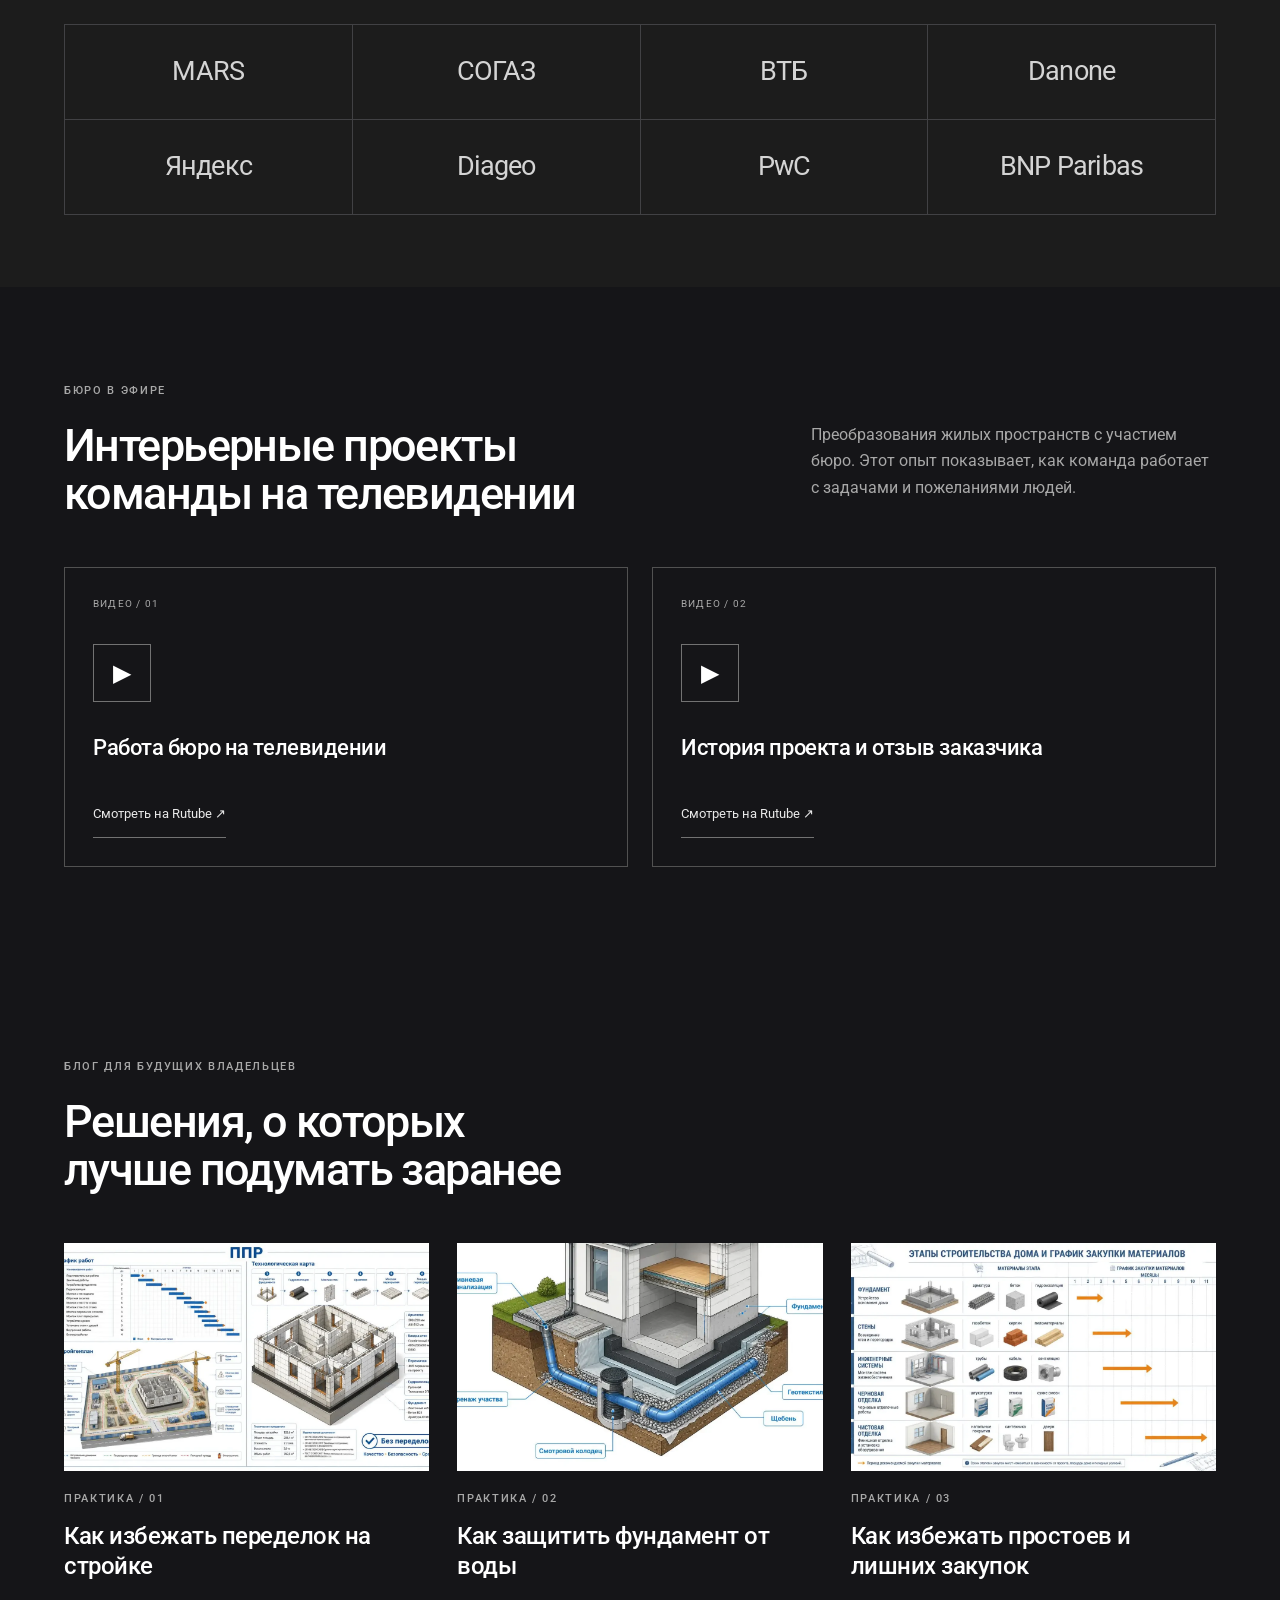
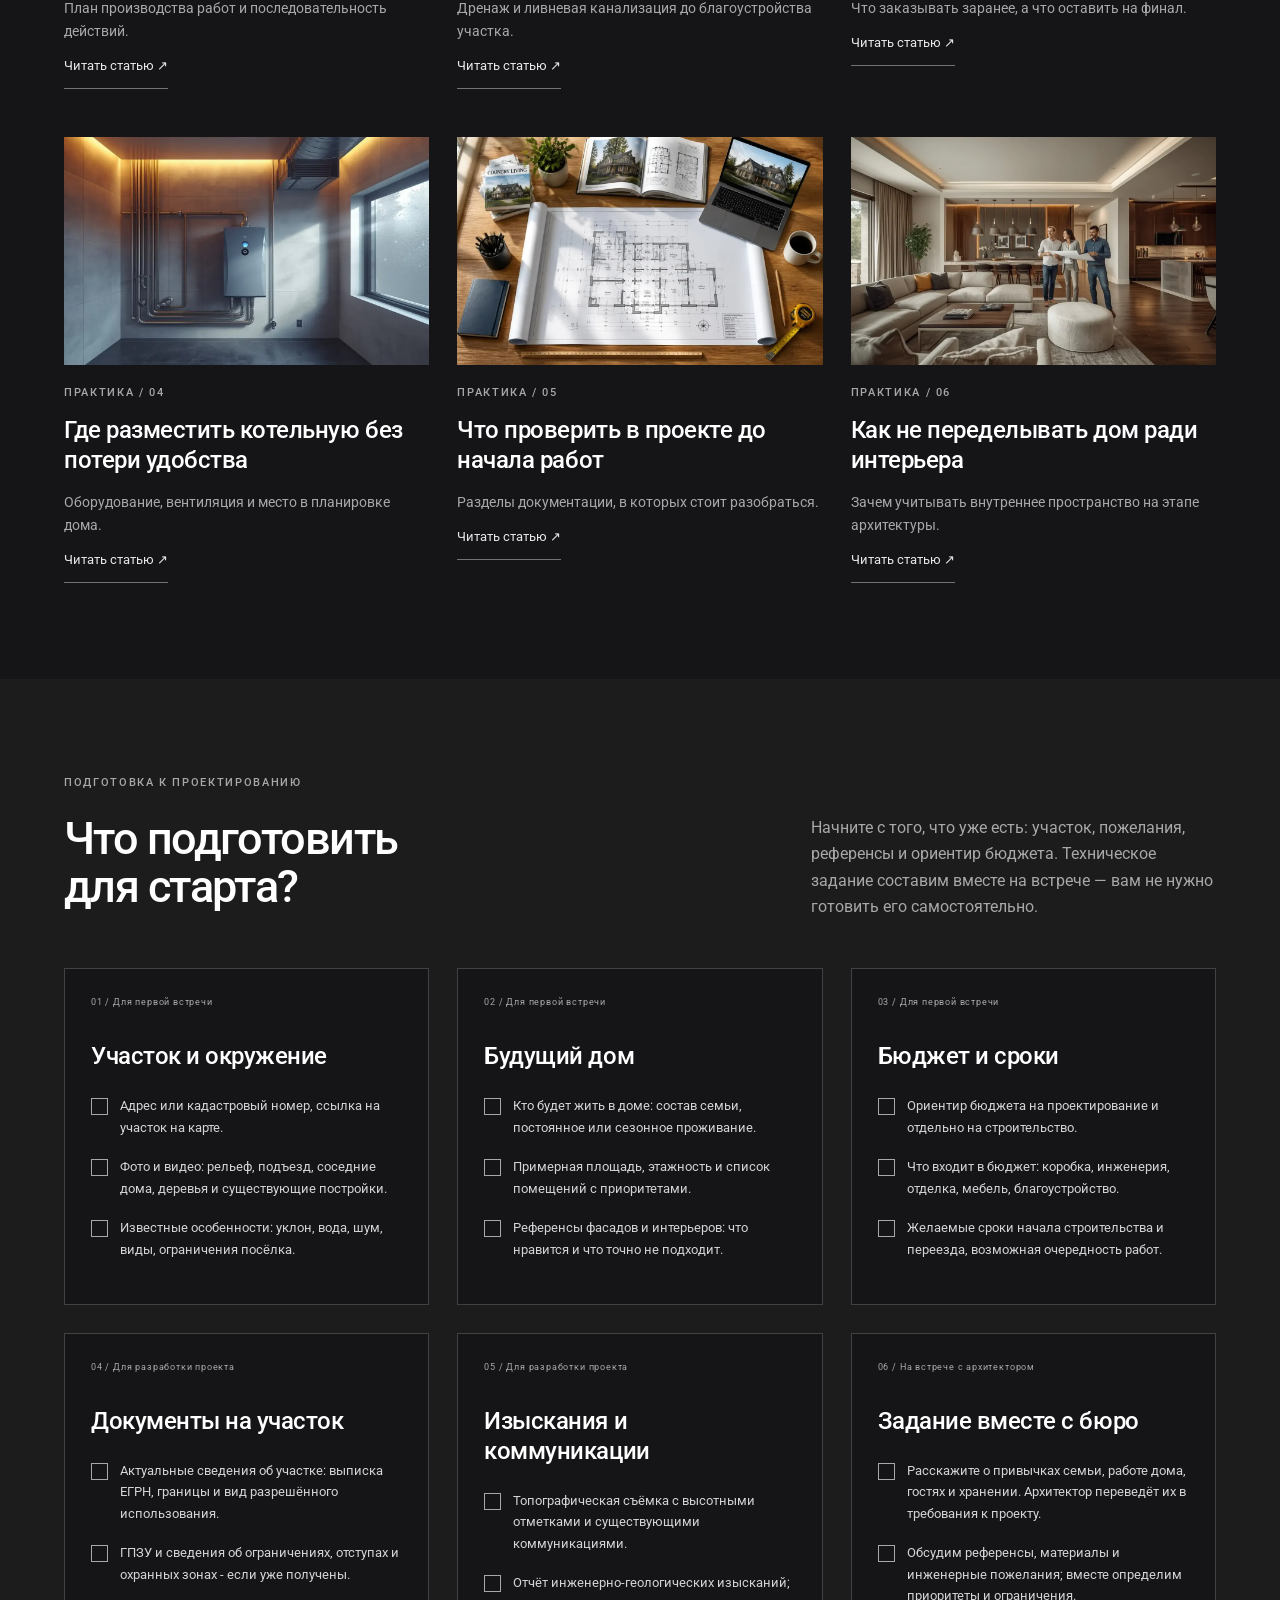
<file: project-doma/index.html>
<!doctype html><html lang="ru"><head><meta charset="utf-8"><meta name="viewport" content="width=device-width,initial-scale=1"><meta name="robots" content="noindex,nofollow"><title>Проект дома — архитектура для вашей жизни</title><meta name="description" content="Концепция редизайна архитектурного бюро. Дома, продуманные для жизни."><link rel="stylesheet" href="style.css"><link rel="stylesheet" href="architecture.css"><script src="checklist-data.js" defer></script><script src="catalog-data.js" defer></script><script src="project-details.js" defer></script><script src="app.js" defer></script></head><body data-page="home"><noscript>Для просмотра интерактивного макета включите JavaScript.</noscript></body></html>
</file>
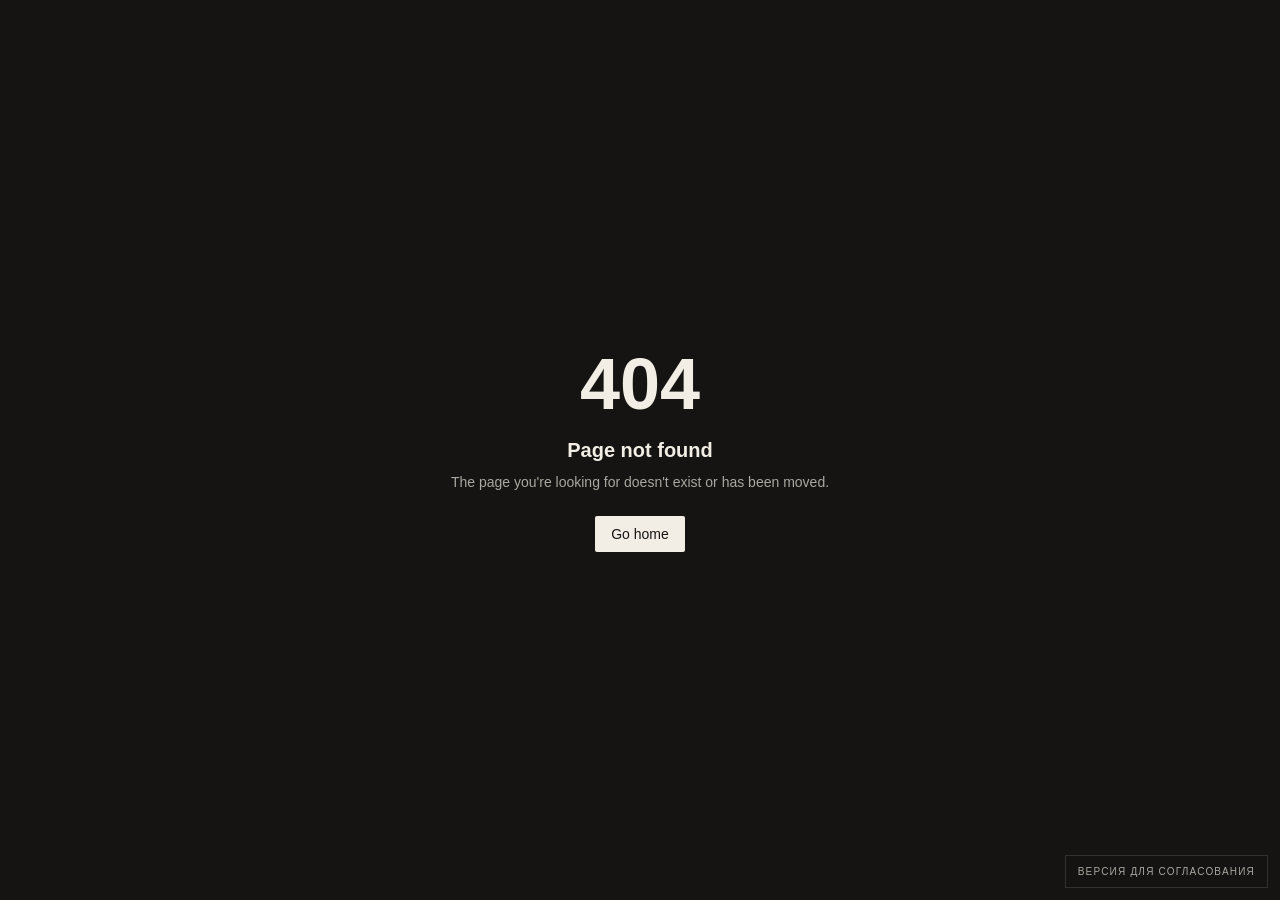
<file: blog/kvartira-alekseya-averyanova-zhk-eleven/index.html>
<!DOCTYPE html><html lang="ru"><head><meta charSet="utf-8"/><meta name="viewport" content="width=device-width, initial-scale=1"/><link rel="stylesheet" href="/assets/styles-ELQ7YTXs.css" data-precedence="default"/><link rel="stylesheet" href="https://fonts.googleapis.com/css2?family=Manrope:wght@400;500;600&amp;family=Sora:wght@400;500;600;700&amp;display=swap" data-precedence="default"/><link rel="stylesheet" href="https://fonts.googleapis.com/css2?family=Cormorant+Garamond:wght@500;600&amp;family=Manrope:wght@400;600&amp;display=swap" data-precedence="default"/><title>Квартира Алексея Аверьянова в ЖК Eleven | АС Бюро</title><meta name="author" content="АС Бюро"/><meta name="twitter:site" content="@Lovable"/><meta name="description" content="Как создавался интерьер квартиры Алексея Аверьянова в ЖК Eleven: планировка 133 м², светлая неоклассика, мебель, инженерия, фото и видео проекта."/><meta property="og:title" content="Квартира Алексея Аверьянова в ЖК Eleven | АС Бюро"/><meta property="og:description" content="Как создавался интерьер квартиры Алексея Аверьянова в ЖК Eleven: планировка 133 м², светлая неоклассика, мебель, инженерия, фото и видео проекта."/><meta property="og:type" content="article"/><meta property="og:url" content="https://a-s-buro.ru/blog/kvartira-alekseya-averyanova-zhk-eleven/"/><meta property="og:image" content="https://inspired-design-studio-61.lovable.app/__l5e/assets-v1/fc3cbfaf-6c8c-4235-8fc8-0aff6476c5f5/eleven-og-kitchen.jpg"/><meta property="og:image:width" content="1200"/><meta property="og:image:height" content="630"/><meta property="article:published_time" content="2026-10-21"/><meta property="article:modified_time" content="2026-10-21"/><meta name="twitter:card" content="summary_large_image"/><meta name="twitter:title" content="Квартира Алексея Аверьянова в ЖК Eleven | АС Бюро"/><meta name="twitter:description" content="Как создавался интерьер квартиры Алексея Аверьянова в ЖК Eleven: планировка 133 м², светлая неоклассика, мебель, инженерия, фото и видео проекта."/><meta name="twitter:image" content="https://inspired-design-studio-61.lovable.app/__l5e/assets-v1/fc3cbfaf-6c8c-4235-8fc8-0aff6476c5f5/eleven-og-kitchen.jpg"/><link rel="modulepreload" href="/assets/index-BmZvQvYs.js"/><link rel="modulepreload" href="/assets/blog.kvartira-alekseya-averyanova-zhk-eleven-BD1Mnh_d.js"/><link rel="modulepreload" href="/assets/arrow-right-BbupuYT4.js"/><link rel="modulepreload" href="/assets/chevron-left-CBtDIGu8.js"/><link rel="modulepreload" href="/assets/chevron-right-C4FnQ8ZQ.js"/><link rel="modulepreload" href="/assets/menu--oUcdgUM.js"/><link rel="modulepreload" href="/assets/play-BYdfZd-b.js"/><link rel="modulepreload" href="/assets/x-BY15AfyA.js"/><link rel="modulepreload" href="/assets/utils-4jUIYOBc.js"/><link rel="preconnect" href="https://fonts.googleapis.com"/><link rel="preconnect" href="https://fonts.gstatic.com" crossorigin="anonymous"/><link rel="icon" href="/favicon.ico" type="image/x-icon"/><link rel="canonical" href="https://a-s-buro.ru/blog/kvartira-alekseya-averyanova-zhk-eleven/"/><script type="application/ld+json">{"@context":"https://schema.org","@graph":[{"@type":"Organization","@id":"https://a-s-buro.ru/#organization","name":"АС Бюро","url":"https://a-s-buro.ru/","telephone":"+7-499-674-06-71","email":"offer@a-s-buro.com"},{"@type":"Article","headline":"Квартира Алексея Аверьянова в ЖК Eleven: интерьер, который проектировали для жизни","description":"Как создавался интерьер квартиры Алексея Аверьянова в ЖК Eleven: планировка 133 м², светлая неоклассика, мебель, инженерия, фото и видео проекта.","datePublished":"2026-10-21","dateModified":"2026-10-21","inLanguage":"ru","mainEntityOfPage":"https://a-s-buro.ru/blog/kvartira-alekseya-averyanova-zhk-eleven/","image":["https://inspired-design-studio-61.lovable.app/__l5e/assets-v1/fc3cbfaf-6c8c-4235-8fc8-0aff6476c5f5/eleven-og-kitchen.jpg","https://inspired-design-studio-61.lovable.app/__l5e/assets-v1/aad97d49-ae3c-4e80-aacd-4fb630db75c6/eleven-3-1600.jpg","https://inspired-design-studio-61.lovable.app/__l5e/assets-v1/1350661b-b158-4953-8127-38060499b3da/eleven-2-1600.jpg","https://inspired-design-studio-61.lovable.app/__l5e/assets-v1/b0b414e4-e058-4a0f-943d-23cac5d73a23/eleven-11-1600.jpg"],"author":{"@id":"https://a-s-buro.ru/#organization"},"publisher":{"@id":"https://a-s-buro.ru/#organization"}},{"@type":"BreadcrumbList","itemListElement":[{"@type":"ListItem","position":1,"name":"Главная","item":"https://a-s-buro.ru/"},{"@type":"ListItem","position":2,"name":"Блог","item":"https://a-s-buro.ru/blog/"},{"@type":"ListItem","position":3,"name":"Квартира Алексея Аверьянова в ЖК Eleven","item":"https://a-s-buro.ru/blog/kvartira-alekseya-averyanova-zhk-eleven/"}]},{"@type":"VideoObject","name":"Где живет блогер по элитной недвижимости? Обзор квартиры Алексея Аверьянова","description":"В выпуске Алексей Аверьянов показывает планировку, кухню, столовую, гостиную, приватные комнаты и инженерные системы.","thumbnailUrl":"https://pic.rtbcdn.ru/video/86/6b/866b16b30f34c4cc3f21784712d72b40.jpg","uploadDate":"2024-05-02T10:26:30+03:00","duration":"PT2H48M15S","embedUrl":"https://rutube.ru/play/embed/31c2a98ca21ad1584648f92c48c365da","url":"https://rutube.ru/video/31c2a98ca21ad1584648f92c48c365da/"},{"@type":"VideoObject","name":"30 ошибок, допущенных при ремонте моей квартиры","description":"В оригинальном выпуске Алексей подробно рассматривает опыт ремонта и эксплуатации, включая решения, которые он изменил бы при следующем проекте.","thumbnailUrl":"https://pic.rtbcdn.ru/video/21/d6/21d6fc81439bacaa2af50541a4c9b21e.jpg","uploadDate":"2024-06-03T09:27:35+03:00","duration":"PT1H3M24S","embedUrl":"https://rutube.ru/play/embed/5aa8b62ed6af82ad3b92933d737d0fcb","url":"https://rutube.ru/video/5aa8b62ed6af82ad3b92933d737d0fcb/"},{"@type":"ImageObject","contentUrl":"https://inspired-design-studio-61.lovable.app/__l5e/assets-v1/aad97d49-ae3c-4e80-aacd-4fb630db75c6/eleven-3-1600.jpg","caption":"Кухня, столовая и гостиная в одном пространстве","width":1800,"height":1200,"creditText":"АС Бюро"},{"@type":"ImageObject","contentUrl":"https://inspired-design-studio-61.lovable.app/__l5e/assets-v1/1c3705a0-3180-4fbd-b7ac-14629a30fedf/eleven-1-1600.jpg","caption":"Алексей Аверьянов и основатель АС Бюро Артём Болдырев. Фотография из официальной галереи проекта.","width":1800,"height":1200,"creditText":"АС Бюро"},{"@type":"ImageObject","contentUrl":"https://inspired-design-studio-61.lovable.app/__l5e/assets-v1/1350661b-b158-4953-8127-38060499b3da/eleven-2-1600.jpg","caption":"Столовая: обеденный стол и зелёная обивка стульев","width":1611,"height":1200,"creditText":"АС Бюро"},{"@type":"ImageObject","contentUrl":"https://inspired-design-studio-61.lovable.app/__l5e/assets-v1/b0b414e4-e058-4a0f-943d-23cac5d73a23/eleven-11-1600.jpg","caption":"Мастер-спальня: текстильное изголовье и зелёные шторы","width":1800,"height":1200,"creditText":"АС Бюро"}]}</script><meta name="robots" content="noindex, nofollow"></head><body><!--$--><div class="longread min-h-screen bg-background text-foreground"><a href="#content" class="sr-only z-[80] rounded-sm bg-accent px-4 py-3 text-accent-foreground focus:not-sr-only focus:fixed focus:left-4 focus:top-4">Перейти к содержанию</a><header class="sticky top-0 z-50 border-b border-border bg-background/90 backdrop-blur-md"><div class="mx-auto flex max-w-[1440px] items-center justify-between gap-6 px-5 transition-[height] duration-300 motion-reduce:transition-none sm:px-8 lg:px-12 h-[4.5rem] lg:h-20"><a href="/" class="font-display text-base font-semibold tracking-[0.18em]">АС БЮРО</a><nav aria-label="Основное меню" class="hidden xl:block"><ul class="flex items-center gap-6 text-sm text-muted-foreground"><li><a href="/#projects" class="py-2 transition-colors hover:text-foreground aria-[current]:text-foreground">Портфолио</a></li><li><a href="/#reviews" class="py-2 transition-colors hover:text-foreground aria-[current]:text-foreground">Отзывы</a></li><li><a href="/elitnyj-dizajn-interera" class="py-2 transition-colors hover:text-foreground aria-[current]:text-foreground">Услуги</a></li><li><a href="/#styles" class="py-2 transition-colors hover:text-foreground aria-[current]:text-foreground">Стили</a></li><li><a href="/#pricing" class="py-2 transition-colors hover:text-foreground aria-[current]:text-foreground">Цены</a></li><li><a href="https://a-s-buro.ru/category/smi/" class="py-2 transition-colors hover:text-foreground aria-[current]:text-foreground">СМИ</a></li><li><a href="/#rooms" class="py-2 transition-colors hover:text-foreground aria-[current]:text-foreground">Дизайн</a></li><li><a href="/blog-umnyj-dom" aria-current="page" class="py-2 transition-colors hover:text-foreground aria-[current]:text-foreground">Блог</a></li><li><a href="/#contact" class="py-2 transition-colors hover:text-foreground aria-[current]:text-foreground">Контакты</a></li></ul></nav><a href="tel:+74996740671" class="hidden text-sm font-medium lg:inline-block">+7 (499) 674-06-71</a><button type="button" class="lr-icon-btn xl:hidden" aria-expanded="false" aria-controls="mobile-menu" aria-label="Открыть меню"><svg xmlns="http://www.w3.org/2000/svg" width="24" height="24" viewBox="0 0 24 24" fill="none" stroke="currentColor" stroke-width="2" stroke-linecap="round" stroke-linejoin="round" class="lucide lucide-menu size-5" aria-hidden="true"><path d="M4 5h16"></path><path d="M4 12h16"></path><path d="M4 19h16"></path></svg></button></div><div role="progressbar" aria-label="Прочитано" aria-valuemin="0" aria-valuemax="100" aria-valuenow="0" class="pointer-events-none absolute inset-x-0 bottom-0 h-0.5 origin-left bg-accent" style="transform:scaleX(0)"></div></header><main id="content" tabindex="-1" class="outline-none"><section aria-labelledby="page-title" class="relative isolate overflow-hidden"><picture><source type="image/avif" srcSet="/__l5e/assets-v1/6eb88bb6-4aad-4c03-924f-9e98cfd94432/eleven-3-800.avif 800w, /__l5e/assets-v1/c1ee6d56-dfb8-4e75-99c7-114eaddf0a3b/eleven-3-1600.avif 1600w" sizes="100vw"/><source type="image/webp" srcSet="/__l5e/assets-v1/5d288d76-78e8-4e62-ad4d-e1d6fd47ee02/eleven-3-800.webp 800w, /__l5e/assets-v1/3e715efa-ec52-4d5a-90db-59a530ea4585/eleven-3-1600.webp 1600w" sizes="100vw"/><img src="/__l5e/assets-v1/aad97d49-ae3c-4e80-aacd-4fb630db75c6/eleven-3-1600.jpg" srcSet="/__l5e/assets-v1/ef18c826-414c-4233-8d74-a1cb54f9090a/eleven-3-800.jpg 800w, /__l5e/assets-v1/aad97d49-ae3c-4e80-aacd-4fb630db75c6/eleven-3-1600.jpg 1600w" sizes="100vw" alt="Кухня-столовая-гостиная с островом и обеденным столом" width="1800" height="1200" fetchPriority="high" loading="eager" class="absolute inset-0 -z-20 h-full w-full object-cover"/></picture><div class="lr-hero-shade absolute inset-0 -z-10" aria-hidden="true"></div><div class="mx-auto flex max-w-[1280px] flex-col px-5 pb-10 pt-8 sm:px-8 md:min-h-[700px] md:justify-end md:pb-14 lg:min-h-[820px] lg:px-12"><nav aria-label="Хлебные крошки" class="mb-auto pb-16 text-sm text-hero-muted md:pb-24"><ol class="flex flex-wrap items-center gap-2"><li><a href="/" class="hover:text-foreground">Главная</a></li><li aria-hidden="true">/</li><li><a href="/blog-umnyj-dom" class="hover:text-foreground">Блог</a></li><li aria-hidden="true">/</li><li aria-current="page" class="text-foreground">ЖК Eleven</li></ol></nav><p class="lr-eyebrow">Реализованный интерьер · ЖК Eleven · Москва</p><h1 id="page-title" class="mt-5 max-w-[880px] font-serif text-[2.25rem] font-medium leading-[1.08] md:text-[3rem] lg:text-[4rem]">Квартира Алексея Аверьянова в ЖК Eleven: интерьер, который проектировали для жизни</h1><div class="mt-8 grid gap-5 lg:max-w-[780px]"><p class="text-lg leading-[1.7] text-foreground/90 md:text-[1.1875rem]">Квартира площадью 133 м² уже имела отделку от застройщика. Полностью демонтировать её и начинать заново не имело смысла. Перед командой АС Бюро стояла более точная задача: сохранить удачную основу, пересобрать пространство под повседневную жизнь и встроить новые решения в существующую инженерию.</p></div><ul class="grid grid-cols-2 gap-px overflow-hidden rounded-sm border border-border bg-border md:grid-cols-4 mt-9 max-w-3xl"><li class="bg-background/80 px-4 py-4 text-base font-medium backdrop-blur-sm md:px-5">133 м²</li><li class="bg-background/80 px-4 py-4 text-base font-medium backdrop-blur-sm md:px-5">четыре комнаты</li><li class="bg-background/80 px-4 py-4 text-base font-medium backdrop-blur-sm md:px-5">три спальни</li><li class="bg-background/80 px-4 py-4 text-base font-medium backdrop-blur-sm md:px-5">ЖК Eleven · Москва</li></ul><div class="mt-8 flex flex-col gap-3 sm:flex-row"><a href="#konsultaciya" class="lr-btn">Обсудить свой проект<!-- --> <svg xmlns="http://www.w3.org/2000/svg" width="24" height="24" viewBox="0 0 24 24" fill="none" stroke="currentColor" stroke-width="2" stroke-linecap="round" stroke-linejoin="round" class="lucide lucide-arrow-right size-4" aria-hidden="true"><path d="M5 12h14"></path><path d="m12 5 7 7-7 7"></path></svg></a><a href="#video-main" class="lr-btn-outline"><svg xmlns="http://www.w3.org/2000/svg" width="24" height="24" viewBox="0 0 24 24" fill="none" stroke="currentColor" stroke-width="2" stroke-linecap="round" stroke-linejoin="round" class="lucide lucide-play size-4" aria-hidden="true"><path d="M5 5a2 2 0 0 1 3.008-1.728l11.997 6.998a2 2 0 0 1 .003 3.458l-12 7A2 2 0 0 1 5 19z"></path></svg> <!-- -->Смотреть обзор квартиры</a></div><p class="mt-8 text-sm text-hero-muted">Редакция АС Бюро · Опубликовано <time dateTime="2026-10-21">21 октября 2026 г.</time> · Обновлено <time dateTime="2026-10-21">21 октября 2026 г.</time></p></div></section><div class="mx-auto max-w-[1280px] px-5 sm:px-8 lg:grid lg:grid-cols-12 lg:gap-10 lg:px-12"><aside class="relative z-10 pt-10 lg:col-span-3 lg:pt-28"><div class="lg:sticky lg:top-24"><nav aria-label="Содержание статьи" class="lr-toc"><div class="lg:hidden"><button type="button" aria-expanded="false" aria-controls="toc-list-mobile" class="flex min-h-11 w-full items-center justify-between gap-3 rounded-sm border border-border bg-card px-4 text-left text-base"><span><span class="text-muted-foreground">Содержание:</span> <!-- -->Проект</span><svg xmlns="http://www.w3.org/2000/svg" width="24" height="24" viewBox="0 0 24 24" fill="none" stroke="currentColor" stroke-width="2" stroke-linecap="round" stroke-linejoin="round" class="lucide lucide-chevron-down size-4 transition-transform" aria-hidden="true"><path d="m6 9 6 6 6-6"></path></svg></button></div><ol class="hidden gap-1 lg:grid"><li class="lr-eyebrow mb-3">Содержание</li><li><a href="#proekt" aria-current="location" class="flex min-h-10 items-center gap-3 border-l border-border py-1 pl-4 text-[0.9375rem] text-muted-foreground transition-colors hover:text-foreground aria-[current]:border-accent aria-[current]:text-foreground"><span class="text-xs tabular-nums">01</span>Проект</a></li><li><a href="#planirovka" class="flex min-h-10 items-center gap-3 border-l border-border py-1 pl-4 text-[0.9375rem] text-muted-foreground transition-colors hover:text-foreground aria-[current]:border-accent aria-[current]:text-foreground"><span class="text-xs tabular-nums">02</span>Планировка</a></li><li><a href="#obshchee-prostranstvo" class="flex min-h-10 items-center gap-3 border-l border-border py-1 pl-4 text-[0.9375rem] text-muted-foreground transition-colors hover:text-foreground aria-[current]:border-accent aria-[current]:text-foreground"><span class="text-xs tabular-nums">03</span>Общее пространство</a></li><li><a href="#privatnye-komnaty" class="flex min-h-10 items-center gap-3 border-l border-border py-1 pl-4 text-[0.9375rem] text-muted-foreground transition-colors hover:text-foreground aria-[current]:border-accent aria-[current]:text-foreground"><span class="text-xs tabular-nums">04</span>Приватные комнаты</a></li><li><a href="#inzheneriya" class="flex min-h-10 items-center gap-3 border-l border-border py-1 pl-4 text-[0.9375rem] text-muted-foreground transition-colors hover:text-foreground aria-[current]:border-accent aria-[current]:text-foreground"><span class="text-xs tabular-nums">05</span>Инженерия</a></li><li><a href="#top-2026" class="flex min-h-10 items-center gap-3 border-l border-border py-1 pl-4 text-[0.9375rem] text-muted-foreground transition-colors hover:text-foreground aria-[current]:border-accent aria-[current]:text-foreground"><span class="text-xs tabular-nums">06</span>Подборка</a></li><li><a href="#posle-zaseleniya" class="flex min-h-10 items-center gap-3 border-l border-border py-1 pl-4 text-[0.9375rem] text-muted-foreground transition-colors hover:text-foreground aria-[current]:border-accent aria-[current]:text-foreground"><span class="text-xs tabular-nums">07</span>После заселения</a></li><li><a href="#komanda" class="flex min-h-10 items-center gap-3 border-l border-border py-1 pl-4 text-[0.9375rem] text-muted-foreground transition-colors hover:text-foreground aria-[current]:border-accent aria-[current]:text-foreground"><span class="text-xs tabular-nums">08</span>Команда</a></li><li><a href="#istochniki" class="flex min-h-10 items-center gap-3 border-l border-border py-1 pl-4 text-[0.9375rem] text-muted-foreground transition-colors hover:text-foreground aria-[current]:border-accent aria-[current]:text-foreground"><span class="text-xs tabular-nums">09</span>Источники</a></li></ol></nav></div></aside><article class="pt-16 lg:col-span-9 lg:pt-28"><section id="proekt" aria-label="Проект" class="lr-anchor lr-chapter"><div class="lr-anchor grid gap-6"><h2 class="lr-h2 lr-text">Проект без чистого листа</h2><p class="lr-p lr-text">Так появился светлый интерьер с тремя спальнями, общей кухней-гостиной, индивидуальной мебелью и автоматизацией. Его можно рассмотреть не только на фотографиях. Алексей Аверьянов подробно показал квартиру в большом выпуске VDT и рассказал, как принятые решения ведут себя после заселения.</p><p class="lr-p lr-text">Интерьер часто показывают как последовательность красивых кадров. За ними не видно исходных ограничений, рабочих чертежей и десятков решений, которые приходится согласовывать между собой.</p><p class="lr-p lr-text">В квартире Алексея Аверьянова исходная ситуация стала частью замысла. Здесь уже существовали отделка и инженерные сети. Новые архитектурные элементы, мебель, свет и оборудование нужно было вписать в готовую систему.</p><div class="lr-wide lr-gap grid gap-8 md:grid-cols-8 md:items-center lg:grid-cols-12 lg:gap-12"><figure class="group md:col-span-4 lg:col-span-7"><button type="button" aria-label="Открыть фотографию: Алексей Аверьянов и основатель АС Бюро Артём Болдырев. Фотография из официальной галереи проекта." class="relative block w-full overflow-hidden rounded-sm bg-surface"><picture><source type="image/avif" srcSet="/__l5e/assets-v1/ef998123-82c6-41d1-8423-4b625d1d6139/eleven-1-800.avif 800w, /__l5e/assets-v1/4d3a2e3b-3a08-4fff-a3e5-270690889f42/eleven-1-1600.avif 1600w" sizes="(min-width: 768px) 55vw, 100vw"/><source type="image/webp" srcSet="/__l5e/assets-v1/457cbcd4-04f9-4d08-ae0b-66b4be27d447/eleven-1-800.webp 800w, /__l5e/assets-v1/eaab4590-b61d-42fc-b966-8285d35e5ddd/eleven-1-1600.webp 1600w" sizes="(min-width: 768px) 55vw, 100vw"/><img src="/__l5e/assets-v1/1c3705a0-3180-4fbd-b7ac-14629a30fedf/eleven-1-1600.jpg" srcSet="/__l5e/assets-v1/b8357a2a-4ddd-439e-bccb-5ff61f47a480/eleven-1-800.jpg 800w, /__l5e/assets-v1/1c3705a0-3180-4fbd-b7ac-14629a30fedf/eleven-1-1600.jpg 1600w" sizes="(min-width: 768px) 55vw, 100vw" alt="Алексей Аверьянов и Артём Болдырев у обеденного стола" width="1800" height="1200" loading="lazy" fetchPriority="auto" decoding="async" class="h-full w-full object-cover transition-transform duration-700 group-hover:scale-[1.015] motion-reduce:transition-none aspect-[4/3]"/></picture><span class="absolute right-3 top-3 grid size-9 place-items-center rounded-full bg-background/70 text-foreground opacity-0 transition-opacity group-hover:opacity-100 group-focus-within:opacity-100" aria-hidden="true"><svg xmlns="http://www.w3.org/2000/svg" width="24" height="24" viewBox="0 0 24 24" fill="none" stroke="currentColor" stroke-width="2" stroke-linecap="round" stroke-linejoin="round" class="lucide lucide-expand size-4" aria-hidden="true"><path d="m15 15 6 6"></path><path d="m15 9 6-6"></path><path d="M21 16v5h-5"></path><path d="M21 8V3h-5"></path><path d="M3 16v5h5"></path><path d="m3 21 6-6"></path><path d="M3 8V3h5"></path><path d="M9 9 3 3"></path></svg></span></button><figcaption class="mt-3 text-[0.9375rem] leading-snug text-muted-foreground">Алексей Аверьянов и основатель АС Бюро Артём Болдырев. Фотография из официальной галереи проекта.</figcaption></figure><div class="grid gap-6 md:col-span-4 lg:col-span-5"><p class="lr-p">Такой проект требует не меньше работы, чем квартира в бетоне. Сначала команда определяет, что можно сохранить. Затем проверяет планировку, электрику, освещение, вентиляцию и расположение мебели. Изменения должны работать вместе, иначе локальное улучшение одного участка создаст проблему на другом.</p><p class="lr-p">АС Бюро не стало маскировать исходные условия декоративными приёмами. Проект строился вокруг понятного вопроса: как превратить готовую квартиру в пространство, настроенное под конкретную жизнь?</p></div></div></div></section><section id="planirovka" aria-label="Планировка" class="lr-anchor lr-chapter lr-band lr-light"><div class="lr-anchor grid gap-6"><h2 class="lr-h2 lr-text">Что было задано изначально</h2><p class="lr-p lr-text">Площадь квартиры составляет 133 м². Внутри разместились три спальни и общее пространство, объединяющее кухню, столовую и гостиную. По словам Алексея в обзоре VDT, площадь общей зоны составляет около 37 м².</p><p class="lr-p lr-text">Такая планировка собирает основные семейные сценарии в одном помещении. Здесь можно готовить, принимать гостей, обедать и отдыхать, не разделяя квартиру на несколько небольших комнат.</p><p class="lr-p lr-text">Приватная часть организована отдельно. Мастер-спальня дополнена гардеробной и ванной комнатой. Ещё две спальни образуют самостоятельный блок. Хозяйственные помещения и места хранения встроены в общую логику квартиры и не перетягивают на себя внимание.</p><dl class="lr-wide lr-gap grid grid-cols-2 gap-3 sm:gap-4 xl:grid-cols-4"><div class="min-w-0 rounded-sm border border-border bg-card p-4 sm:p-5 md:p-7"><dt class="font-serif text-[1.625rem] leading-none text-accent [overflow-wrap:anywhere] sm:text-3xl md:text-[2.5rem]">133 м²</dt><dd class="mt-3 hyphens-auto text-[0.9375rem] leading-snug [overflow-wrap:anywhere] text-muted-foreground">Общая площадь квартиры</dd></div><div class="min-w-0 rounded-sm border border-border bg-card p-4 sm:p-5 md:p-7"><dt class="font-serif text-[1.625rem] leading-none text-accent [overflow-wrap:anywhere] sm:text-3xl md:text-[2.5rem]">37 м²</dt><dd class="mt-3 hyphens-auto text-[0.9375rem] leading-snug [overflow-wrap:anywhere] text-muted-foreground">Кухня, столовая и гостиная</dd></div><div class="min-w-0 rounded-sm border border-border bg-card p-4 sm:p-5 md:p-7"><dt class="font-serif text-[1.625rem] leading-none text-accent [overflow-wrap:anywhere] sm:text-3xl md:text-[2.5rem]">3 спальни</dt><dd class="mt-3 hyphens-auto text-[0.9375rem] leading-snug [overflow-wrap:anywhere] text-muted-foreground">Мастер-спальня и две дополнительные комнаты</dd></div><div class="min-w-0 rounded-sm border border-border bg-card p-4 sm:p-5 md:p-7"><dt class="font-serif text-[1.625rem] leading-none text-accent [overflow-wrap:anywhere] sm:text-3xl md:text-[2.5rem]">Неоклассика</dt><dd class="mt-3 hyphens-auto text-[0.9375rem] leading-snug [overflow-wrap:anywhere] text-muted-foreground">Светлая основа без тяжёлого классического декора</dd></div></dl><figure class="group lr-wide lr-gap"><button type="button" aria-label="Открыть фотографию: Столовая между кухней и зоной отдыха" class="relative block w-full overflow-hidden rounded-sm bg-surface"><picture><source type="image/avif" srcSet="/__l5e/assets-v1/cf89977e-993e-4b5d-b24c-1453e769d3b5/eleven-5-800.avif 800w, /__l5e/assets-v1/8b585944-f3e2-4d71-b7b1-0b1b5edf51d7/eleven-5-1600.avif 1600w" sizes="(min-width: 1280px) 1240px, 100vw"/><source type="image/webp" srcSet="/__l5e/assets-v1/35fa4fdd-9651-4094-b862-e1277e6a3718/eleven-5-800.webp 800w, /__l5e/assets-v1/15e5e563-55ea-43cf-a83a-9c701cdcbc8b/eleven-5-1600.webp 1600w" sizes="(min-width: 1280px) 1240px, 100vw"/><img src="/__l5e/assets-v1/63eba189-07e5-4556-8edf-0097b2014f13/eleven-5-1600.jpg" srcSet="/__l5e/assets-v1/d698ae33-d72c-4e2c-a7cf-0eb2bcee4c20/eleven-5-800.jpg 800w, /__l5e/assets-v1/63eba189-07e5-4556-8edf-0097b2014f13/eleven-5-1600.jpg 1600w" sizes="(min-width: 1280px) 1240px, 100vw" alt="Столовая и гостиная у окон" width="1800" height="1200" loading="lazy" fetchPriority="auto" decoding="async" class="h-full w-full object-cover transition-transform duration-700 group-hover:scale-[1.015] motion-reduce:transition-none aspect-[16/9]"/></picture><span class="absolute right-3 top-3 grid size-9 place-items-center rounded-full bg-background/70 text-foreground opacity-0 transition-opacity group-hover:opacity-100 group-focus-within:opacity-100" aria-hidden="true"><svg xmlns="http://www.w3.org/2000/svg" width="24" height="24" viewBox="0 0 24 24" fill="none" stroke="currentColor" stroke-width="2" stroke-linecap="round" stroke-linejoin="round" class="lucide lucide-expand size-4" aria-hidden="true"><path d="m15 15 6 6"></path><path d="m15 9 6-6"></path><path d="M21 16v5h-5"></path><path d="M21 8V3h-5"></path><path d="M3 16v5h5"></path><path d="m3 21 6-6"></path><path d="M3 8V3h5"></path><path d="M9 9 3 3"></path></svg></span></button><figcaption class="mt-3 text-[0.9375rem] leading-snug text-muted-foreground">Столовая между кухней и зоной отдыха</figcaption></figure></div><div id="tochno-vybrat" class="lr-anchor grid gap-6 mt-16 md:mt-24"><h2 class="lr-h2 lr-text">Не переделывать всё, а точно выбрать, что изменить</h2><p class="lr-p lr-text">Работа с готовой отделкой начинается с отбора. Демонтаж ради демонтажа увеличивает бюджет и сроки, но не обязательно улучшает интерьер.</p><p class="lr-p lr-text">Команда АС Бюро связала существующую основу с новой мебелью, светом и декоративными элементами. В результате исходная отделка не выглядит отдельным слоем, оставшимся от застройщика. Она стала частью цельной композиции.</p><div class="lr-wide lr-gap grid gap-8 md:grid-cols-8 md:items-end lg:grid-cols-12 lg:gap-12"><figure class="group md:col-span-3 lg:col-span-5"><button type="button" aria-label="Открыть фотографию: Зеркало с подсветкой и комод" class="relative block w-full overflow-hidden rounded-sm bg-surface"><picture><source type="image/avif" srcSet="/__l5e/assets-v1/d26e446b-7986-4879-8402-998d0733290d/eleven-20-1600.avif 800w" sizes="(min-width: 768px) 40vw, 100vw"/><source type="image/webp" srcSet="/__l5e/assets-v1/997d1889-aa1b-485f-93a9-e2f58de3d545/eleven-20-1600.webp 800w" sizes="(min-width: 768px) 40vw, 100vw"/><img src="/__l5e/assets-v1/b6a28dc9-2d0c-40e0-b41f-e639758060a7/eleven-20-1600.jpg" srcSet="/__l5e/assets-v1/b6a28dc9-2d0c-40e0-b41f-e639758060a7/eleven-20-1600.jpg 800w" sizes="(min-width: 768px) 40vw, 100vw" alt="Комод и арочное зеркало с подсветкой" width="800" height="1200" loading="lazy" fetchPriority="auto" decoding="async" style="aspect-ratio:800 / 1200" class="h-full w-full object-cover transition-transform duration-700 group-hover:scale-[1.015] motion-reduce:transition-none"/></picture><span class="absolute right-3 top-3 grid size-9 place-items-center rounded-full bg-background/70 text-foreground opacity-0 transition-opacity group-hover:opacity-100 group-focus-within:opacity-100" aria-hidden="true"><svg xmlns="http://www.w3.org/2000/svg" width="24" height="24" viewBox="0 0 24 24" fill="none" stroke="currentColor" stroke-width="2" stroke-linecap="round" stroke-linejoin="round" class="lucide lucide-expand size-4" aria-hidden="true"><path d="m15 15 6 6"></path><path d="m15 9 6-6"></path><path d="M21 16v5h-5"></path><path d="M21 8V3h-5"></path><path d="M3 16v5h5"></path><path d="m3 21 6-6"></path><path d="M3 8V3h5"></path><path d="M9 9 3 3"></path></svg></span></button><figcaption class="mt-3 text-[0.9375rem] leading-snug text-muted-foreground">Зеркало с подсветкой и комод</figcaption></figure><div class="grid gap-6 md:col-span-5 lg:col-span-6 lg:col-start-7 lg:pb-12"><p class="lr-p">Светлая палитра создаёт фон для дерева, металла, текстиля и искусства. Неоклассические пропорции читаются в симметрии, вертикальном ритме и деталях мебели. При этом в квартире нет тяжёлых карнизов, обилия лепнины или буквального воспроизведения исторического стиля.</p><p class="lr-p">Интерьер остаётся современным. Классические мотивы задают порядок, а не диктуют образ жизни.</p></div></div></div></section><section id="obshchee-prostranstvo" aria-label="Общее пространство" class="lr-anchor lr-chapter"><div class="lr-anchor grid gap-6"><h2 class="lr-h2 lr-text">Пространство, в котором семья остаётся вместе</h2><p class="lr-p lr-text">Центр квартиры занимает кухня-столовая-гостиная. Это не три изолированные зоны, а одно помещение с разными сценариями.</p><p class="lr-p lr-text">Светлые кухонные фасады не перегружают пространство и визуально уходят в фон. Деревянный пол связывает кухню с гостиной. Зелёная обивка стульев добавляет цвет, но не нарушает спокойную палитру.</p><figure class="group lr-wide lr-gap"><button type="button" aria-label="Открыть фотографию: Столовая: обеденный стол и зелёная обивка стульев" class="relative block w-full overflow-hidden rounded-sm bg-surface"><picture><source type="image/avif" srcSet="/__l5e/assets-v1/dd967fc5-40e2-4336-821a-d4d498c30765/eleven-2-800.avif 800w, /__l5e/assets-v1/0db297cc-e918-4125-bd3d-5f8f54acb5db/eleven-2-1600.avif 1600w" sizes="(min-width: 1280px) 1240px, 100vw"/><source type="image/webp" srcSet="/__l5e/assets-v1/229302b8-bc34-4f4b-b8c7-8f9ae249b8fc/eleven-2-800.webp 800w, /__l5e/assets-v1/9cb2bf23-9b36-4636-960c-d91e24ee86d8/eleven-2-1600.webp 1600w" sizes="(min-width: 1280px) 1240px, 100vw"/><img src="/__l5e/assets-v1/1350661b-b158-4953-8127-38060499b3da/eleven-2-1600.jpg" srcSet="/__l5e/assets-v1/53023959-19e3-4e05-9eb0-8b49a15a0b04/eleven-2-800.jpg 800w, /__l5e/assets-v1/1350661b-b158-4953-8127-38060499b3da/eleven-2-1600.jpg 1600w" sizes="(min-width: 1280px) 1240px, 100vw" alt="Обеденный стол с зелёными стульями" width="1611" height="1200" loading="lazy" fetchPriority="auto" decoding="async" class="h-full w-full object-cover transition-transform duration-700 group-hover:scale-[1.015] motion-reduce:transition-none aspect-[16/9]"/></picture><span class="absolute right-3 top-3 grid size-9 place-items-center rounded-full bg-background/70 text-foreground opacity-0 transition-opacity group-hover:opacity-100 group-focus-within:opacity-100" aria-hidden="true"><svg xmlns="http://www.w3.org/2000/svg" width="24" height="24" viewBox="0 0 24 24" fill="none" stroke="currentColor" stroke-width="2" stroke-linecap="round" stroke-linejoin="round" class="lucide lucide-expand size-4" aria-hidden="true"><path d="m15 15 6 6"></path><path d="m15 9 6-6"></path><path d="M21 16v5h-5"></path><path d="M21 8V3h-5"></path><path d="M3 16v5h5"></path><path d="m3 21 6-6"></path><path d="M3 8V3h5"></path><path d="M9 9 3 3"></path></svg></span></button><figcaption class="mt-3 text-[0.9375rem] leading-snug text-muted-foreground">Столовая: обеденный стол и зелёная обивка стульев</figcaption></figure><p class="lr-p lr-text">Обеденный стол расположен между кухней и зоной отдыха. Он работает как смысловой центр комнаты. Над ним находится выразительный светильник, который подчёркивает высоту помещения и собирает композицию по вертикали.</p><p class="lr-p lr-text">Кухонный остров дополняет основную рабочую поверхность. Он подходит для быстрых завтраков, приготовления еды и разговора с теми, кто находится в гостиной. Такое решение сохраняет контакт между людьми даже тогда, когда каждый занят своим делом.</p><h3 class="lr-h3 lr-text">Кухня как часть интерьера</h3><div class="lr-wide lr-gap grid gap-8 md:grid-cols-8 md:items-center lg:grid-cols-12 lg:gap-12"><figure class="group md:col-span-4 lg:col-span-7"><button type="button" aria-label="Открыть фотографию: Кухонная линия и светильник над столом" class="relative block w-full overflow-hidden rounded-sm bg-surface"><picture><source type="image/avif" srcSet="/__l5e/assets-v1/3204822f-58e6-45f0-8963-4dc1b02bf29e/eleven-8-800.avif 800w, /__l5e/assets-v1/d44a4525-d8dd-4118-b058-1d13acc500cd/eleven-8-1600.avif 1600w" sizes="(min-width: 768px) 55vw, 100vw"/><source type="image/webp" srcSet="/__l5e/assets-v1/b018727d-be00-4b1f-b38e-4444476d3fd8/eleven-8-800.webp 800w, /__l5e/assets-v1/4a174312-594d-4f62-bc7a-1871ed8152b9/eleven-8-1600.webp 1600w" sizes="(min-width: 768px) 55vw, 100vw"/><img src="/__l5e/assets-v1/a59a9685-b9a3-4d57-aead-1b438be20578/eleven-8-1600.jpg" srcSet="/__l5e/assets-v1/7021271b-faf8-454b-a3e8-516d591193b4/eleven-8-800.jpg 800w, /__l5e/assets-v1/a59a9685-b9a3-4d57-aead-1b438be20578/eleven-8-1600.jpg 1600w" sizes="(min-width: 768px) 55vw, 100vw" alt="Кухня и столовая со светильником над столом" width="1612" height="1200" loading="lazy" fetchPriority="auto" decoding="async" class="h-full w-full object-cover transition-transform duration-700 group-hover:scale-[1.015] motion-reduce:transition-none aspect-[4/3]"/></picture><span class="absolute right-3 top-3 grid size-9 place-items-center rounded-full bg-background/70 text-foreground opacity-0 transition-opacity group-hover:opacity-100 group-focus-within:opacity-100" aria-hidden="true"><svg xmlns="http://www.w3.org/2000/svg" width="24" height="24" viewBox="0 0 24 24" fill="none" stroke="currentColor" stroke-width="2" stroke-linecap="round" stroke-linejoin="round" class="lucide lucide-expand size-4" aria-hidden="true"><path d="m15 15 6 6"></path><path d="m15 9 6-6"></path><path d="M21 16v5h-5"></path><path d="M21 8V3h-5"></path><path d="M3 16v5h5"></path><path d="m3 21 6-6"></path><path d="M3 8V3h5"></path><path d="M9 9 3 3"></path></svg></span></button><figcaption class="mt-3 text-[0.9375rem] leading-snug text-muted-foreground">Кухонная линия и светильник над столом</figcaption></figure><div class="grid gap-6 md:col-span-4 lg:col-span-5"><p class="lr-p">Техника и рабочие поверхности не должны превращать общую комнату в профессиональную кухню. Поэтому высокие шкафы, системы хранения и оборудование собраны в спокойную архитектурную композицию.</p><p class="lr-p">Вместо набора самостоятельных предметов получилась единая линия мебели. Подсветка рабочей поверхности помогает готовить вечером и одновременно создаёт мягкий фоновый свет.</p></div></div><div class="lr-wide lr-gap grid gap-5 md:grid-cols-8 lg:grid-cols-12"><figure class="group md:col-span-5 lg:col-span-8"><button type="button" aria-label="Открыть фотографию: Рабочая поверхность и встроенная подсветка" class="relative block w-full overflow-hidden rounded-sm bg-surface"><picture><source type="image/avif" srcSet="/__l5e/assets-v1/25cbe57e-16d8-4659-929f-6de2bb2d5fc5/eleven-7-800.avif 800w, /__l5e/assets-v1/8495bcee-57f2-4707-922c-58805c83588a/eleven-7-1600.avif 1599w" sizes="(min-width: 768px) 60vw, 100vw"/><source type="image/webp" srcSet="/__l5e/assets-v1/48714fe9-746c-493a-8048-605d959c1c25/eleven-7-800.webp 800w, /__l5e/assets-v1/317e8511-7eb6-458f-a613-06f8baf2a010/eleven-7-1600.webp 1599w" sizes="(min-width: 768px) 60vw, 100vw"/><img src="/__l5e/assets-v1/910cfca3-6cb5-404c-8be8-88f7861581c9/eleven-7-1600.jpg" srcSet="/__l5e/assets-v1/b6923395-bf99-4fe6-9ade-a84bda9c3846/eleven-7-800.jpg 800w, /__l5e/assets-v1/910cfca3-6cb5-404c-8be8-88f7861581c9/eleven-7-1600.jpg 1599w" sizes="(min-width: 768px) 60vw, 100vw" alt="Мойка, рейлинг для ножей и подсвеченные витрины" width="1599" height="1200" loading="lazy" fetchPriority="auto" decoding="async" class="h-full w-full object-cover transition-transform duration-700 group-hover:scale-[1.015] motion-reduce:transition-none aspect-[4/3]"/></picture><span class="absolute right-3 top-3 grid size-9 place-items-center rounded-full bg-background/70 text-foreground opacity-0 transition-opacity group-hover:opacity-100 group-focus-within:opacity-100" aria-hidden="true"><svg xmlns="http://www.w3.org/2000/svg" width="24" height="24" viewBox="0 0 24 24" fill="none" stroke="currentColor" stroke-width="2" stroke-linecap="round" stroke-linejoin="round" class="lucide lucide-expand size-4" aria-hidden="true"><path d="m15 15 6 6"></path><path d="m15 9 6-6"></path><path d="M21 16v5h-5"></path><path d="M21 8V3h-5"></path><path d="M3 16v5h5"></path><path d="m3 21 6-6"></path><path d="M3 8V3h5"></path><path d="M9 9 3 3"></path></svg></span></button><figcaption class="mt-3 text-[0.9375rem] leading-snug text-muted-foreground">Рабочая поверхность и встроенная подсветка</figcaption></figure><figure class="group md:col-span-3 lg:col-span-4"><button type="button" aria-label="Открыть фотографию: Детали на светлой столешнице" class="relative block w-full overflow-hidden rounded-sm bg-surface"><picture><source type="image/avif" srcSet="/__l5e/assets-v1/f2582877-e630-4cfb-95f4-d0cd4ad4d679/eleven-9-800.avif 800w, /__l5e/assets-v1/c7a7a339-497a-474a-940c-d5595e25b90f/eleven-9-1600.avif 1600w" sizes="(min-width: 768px) 35vw, 100vw"/><source type="image/webp" srcSet="/__l5e/assets-v1/338e4b66-8a03-4197-b670-e4ebee15dbe9/eleven-9-800.webp 800w, /__l5e/assets-v1/93a89026-e51d-4d44-bbd4-83d697221e01/eleven-9-1600.webp 1600w" sizes="(min-width: 768px) 35vw, 100vw"/><img src="/__l5e/assets-v1/832934ff-a615-4016-8438-5013def33c03/eleven-9-1600.jpg" srcSet="/__l5e/assets-v1/9e343dca-67c0-4f0f-b926-fa6a42f32c79/eleven-9-800.jpg 800w, /__l5e/assets-v1/832934ff-a615-4016-8438-5013def33c03/eleven-9-1600.jpg 1600w" sizes="(min-width: 768px) 35vw, 100vw" alt="Белый чайный сервиз на столешнице" width="1800" height="1200" loading="lazy" fetchPriority="auto" decoding="async" class="h-full w-full object-cover transition-transform duration-700 group-hover:scale-[1.015] motion-reduce:transition-none aspect-[3/4]"/></picture><span class="absolute right-3 top-3 grid size-9 place-items-center rounded-full bg-background/70 text-foreground opacity-0 transition-opacity group-hover:opacity-100 group-focus-within:opacity-100" aria-hidden="true"><svg xmlns="http://www.w3.org/2000/svg" width="24" height="24" viewBox="0 0 24 24" fill="none" stroke="currentColor" stroke-width="2" stroke-linecap="round" stroke-linejoin="round" class="lucide lucide-expand size-4" aria-hidden="true"><path d="m15 15 6 6"></path><path d="m15 9 6-6"></path><path d="M21 16v5h-5"></path><path d="M21 8V3h-5"></path><path d="M3 16v5h5"></path><path d="m3 21 6-6"></path><path d="M3 8V3h5"></path><path d="M9 9 3 3"></path></svg></span></button><figcaption class="mt-3 text-[0.9375rem] leading-snug text-muted-foreground">Детали на светлой столешнице</figcaption></figure></div><p class="lr-p lr-text">Детали раскрываются постепенно: фактура дерева, тонкие металлические элементы, светлая столешница, аккуратно встроенное оборудование. Они не требуют внимания, но без них интерьер выглядел бы плоским.</p><h3 class="lr-h3 lr-text">Гостиная без демонстративности</h3><p class="lr-p lr-text">В гостиной нет задачи впечатлить количеством декора. Основную роль играют пропорции, свет и удобная расстановка мебели.</p><div class="lr-wide lr-gap grid gap-8 md:grid-cols-8 md:items-center lg:grid-cols-12 lg:gap-12"><figure class="group md:col-span-4 lg:col-span-7"><button type="button" aria-label="Открыть фотографию: Панель за телевизором и обеденная зона" class="relative block w-full overflow-hidden rounded-sm bg-surface"><picture><source type="image/avif" srcSet="/__l5e/assets-v1/8a130d9c-0737-423b-9fb9-92427c36ebb5/eleven-6-800.avif 800w, /__l5e/assets-v1/072311ce-e4e9-4169-b502-1ddbe2d3fd92/eleven-6-1600.avif 1600w" sizes="(min-width: 768px) 55vw, 100vw"/><source type="image/webp" srcSet="/__l5e/assets-v1/7b0885f8-0836-4bdf-9d25-729ed3ea4710/eleven-6-800.webp 800w, /__l5e/assets-v1/a46f22df-c65b-47fc-b327-c739aefc7680/eleven-6-1600.webp 1600w" sizes="(min-width: 768px) 55vw, 100vw"/><img src="/__l5e/assets-v1/f08bb862-ccb5-4f7b-becd-98a12ced536c/eleven-6-1600.jpg" srcSet="/__l5e/assets-v1/0c40850a-87de-41cb-910d-dbf4b9ae9768/eleven-6-800.jpg 800w, /__l5e/assets-v1/f08bb862-ccb5-4f7b-becd-98a12ced536c/eleven-6-1600.jpg 1600w" sizes="(min-width: 768px) 55vw, 100vw" alt="Обеденный стол, деревянная панель и телевизор" width="1800" height="1200" loading="lazy" fetchPriority="auto" decoding="async" class="h-full w-full object-cover transition-transform duration-700 group-hover:scale-[1.015] motion-reduce:transition-none aspect-[4/3]"/></picture><span class="absolute right-3 top-3 grid size-9 place-items-center rounded-full bg-background/70 text-foreground opacity-0 transition-opacity group-hover:opacity-100 group-focus-within:opacity-100" aria-hidden="true"><svg xmlns="http://www.w3.org/2000/svg" width="24" height="24" viewBox="0 0 24 24" fill="none" stroke="currentColor" stroke-width="2" stroke-linecap="round" stroke-linejoin="round" class="lucide lucide-expand size-4" aria-hidden="true"><path d="m15 15 6 6"></path><path d="m15 9 6-6"></path><path d="M21 16v5h-5"></path><path d="M21 8V3h-5"></path><path d="M3 16v5h5"></path><path d="m3 21 6-6"></path><path d="M3 8V3h5"></path><path d="M9 9 3 3"></path></svg></span></button><figcaption class="mt-3 text-[0.9375rem] leading-snug text-muted-foreground">Панель за телевизором и обеденная зона</figcaption></figure><div class="grid gap-6 md:col-span-4 lg:col-span-5"><p class="lr-p">Панель за телевизором связывает техническую часть комнаты с общей отделкой. Мягкая мебель формирует отдельную зону отдыха, но не перекрывает движение между кухней, столовой и окнами.</p><p class="lr-p">Картины добавляют личный слой. Они не заполняют пустые стены, а участвуют в композиции вместе с мебелью и освещением.</p></div></div></div><div id="svet" class="lr-anchor grid gap-6 mt-16 md:mt-24"><h2 class="lr-h2 lr-text">Свет как архитектурный инструмент</h2><p class="lr-p lr-text">В квартире используются разные уровни освещения. Общий свет помогает ориентироваться и поддерживает равномерную освещённость. Подвесные светильники выделяют столовую. Подсветка мебели и локальные источники создают вечерние сценарии.</p><div class="lr-gap"><div class="lr-wide grid gap-4 sm:grid-cols-2 lg:grid-cols-12 lg:gap-5"><figure class="group lg:col-span-7"><button type="button" aria-label="Открыть фотографию: Подвесной светильник и контурная подсветка потолка" class="relative block w-full overflow-hidden rounded-sm bg-surface"><picture><source type="image/avif" srcSet="/__l5e/assets-v1/b5766554-43e8-45f3-bc50-18fb5c8b1f55/eleven-10-800.avif 800w, /__l5e/assets-v1/423c19fa-5040-468b-9328-0e6f6be39681/eleven-10-1600.avif 1600w" sizes="(min-width: 1024px) 40vw, (min-width: 640px) 50vw, 100vw"/><source type="image/webp" srcSet="/__l5e/assets-v1/926d7257-66b3-49a0-b9b6-91adf8f19447/eleven-10-800.webp 800w, /__l5e/assets-v1/a7706623-e3d5-43f4-a66e-aa76f05d7896/eleven-10-1600.webp 1600w" sizes="(min-width: 1024px) 40vw, (min-width: 640px) 50vw, 100vw"/><img src="/__l5e/assets-v1/ebaee63c-fe9d-4d2c-9a49-370f6191df68/eleven-10-1600.jpg" srcSet="/__l5e/assets-v1/ac1f2035-a0d7-4a1e-a4d6-8719969be39c/eleven-10-800.jpg 800w, /__l5e/assets-v1/ebaee63c-fe9d-4d2c-9a49-370f6191df68/eleven-10-1600.jpg 1600w" sizes="(min-width: 1024px) 40vw, (min-width: 640px) 50vw, 100vw" alt="Кольцевой светильник под потолком с контурной подсветкой" width="1800" height="1200" loading="lazy" fetchPriority="auto" decoding="async" class="h-full w-full object-cover transition-transform duration-700 group-hover:scale-[1.015] motion-reduce:transition-none aspect-[4/3]"/></picture><span class="absolute right-3 top-3 grid size-9 place-items-center rounded-full bg-background/70 text-foreground opacity-0 transition-opacity group-hover:opacity-100 group-focus-within:opacity-100" aria-hidden="true"><svg xmlns="http://www.w3.org/2000/svg" width="24" height="24" viewBox="0 0 24 24" fill="none" stroke="currentColor" stroke-width="2" stroke-linecap="round" stroke-linejoin="round" class="lucide lucide-expand size-4" aria-hidden="true"><path d="m15 15 6 6"></path><path d="m15 9 6-6"></path><path d="M21 16v5h-5"></path><path d="M21 8V3h-5"></path><path d="M3 16v5h5"></path><path d="m3 21 6-6"></path><path d="M3 8V3h5"></path><path d="M9 9 3 3"></path></svg></span></button><figcaption class="mt-3 text-[0.9375rem] leading-snug text-muted-foreground">Подвесной светильник и контурная подсветка потолка</figcaption></figure><figure class="group lg:col-span-5"><button type="button" aria-label="Открыть фотографию: Подвесные светильники и подсветка потолка" class="relative block w-full overflow-hidden rounded-sm bg-surface"><picture><source type="image/avif" srcSet="/__l5e/assets-v1/e28f0087-71fe-4df4-8eff-f09ba24ce118/eleven-18-800.avif 800w, /__l5e/assets-v1/3e3c3ddd-d28c-45c5-9587-96c72f5e0ff0/eleven-18-1600.avif 1600w" sizes="(min-width: 1024px) 40vw, (min-width: 640px) 50vw, 100vw"/><source type="image/webp" srcSet="/__l5e/assets-v1/2f31891f-a60f-4522-8aba-c8e7efdf955e/eleven-18-800.webp 800w, /__l5e/assets-v1/66317dcc-7136-4350-b1fa-30fbaea39941/eleven-18-1600.webp 1600w" sizes="(min-width: 1024px) 40vw, (min-width: 640px) 50vw, 100vw"/><img src="/__l5e/assets-v1/ac4aa03b-75c9-4d7e-b998-ce421c82acf9/eleven-18-1600.jpg" srcSet="/__l5e/assets-v1/13ec81d1-a5ca-4c20-8f4c-ffa5594f8d7c/eleven-18-800.jpg 800w, /__l5e/assets-v1/ac4aa03b-75c9-4d7e-b998-ce421c82acf9/eleven-18-1600.jpg 1600w" sizes="(min-width: 1024px) 40vw, (min-width: 640px) 50vw, 100vw" alt="Два кольцевых подвесных светильника" width="1800" height="1200" loading="lazy" fetchPriority="auto" decoding="async" class="h-full w-full object-cover transition-transform duration-700 group-hover:scale-[1.015] motion-reduce:transition-none aspect-[4/5]"/></picture><span class="absolute right-3 top-3 grid size-9 place-items-center rounded-full bg-background/70 text-foreground opacity-0 transition-opacity group-hover:opacity-100 group-focus-within:opacity-100" aria-hidden="true"><svg xmlns="http://www.w3.org/2000/svg" width="24" height="24" viewBox="0 0 24 24" fill="none" stroke="currentColor" stroke-width="2" stroke-linecap="round" stroke-linejoin="round" class="lucide lucide-expand size-4" aria-hidden="true"><path d="m15 15 6 6"></path><path d="m15 9 6-6"></path><path d="M21 16v5h-5"></path><path d="M21 8V3h-5"></path><path d="M3 16v5h5"></path><path d="m3 21 6-6"></path><path d="M3 8V3h5"></path><path d="M9 9 3 3"></path></svg></span></button><figcaption class="mt-3 text-[0.9375rem] leading-snug text-muted-foreground">Подвесные светильники и подсветка потолка</figcaption></figure><figure class="group lg:col-span-5"><button type="button" aria-label="Открыть фотографию: Кухня: светлые фасады и подсветка рабочей поверхности" class="relative block w-full overflow-hidden rounded-sm bg-surface"><picture><source type="image/avif" srcSet="/__l5e/assets-v1/fdd6bea6-fdfc-4b66-b832-e830e640a88a/eleven-4-800.avif 800w, /__l5e/assets-v1/fef854d5-1656-42aa-ad48-ba8ec278a80a/eleven-4-1600.avif 1600w" sizes="(min-width: 1024px) 40vw, (min-width: 640px) 50vw, 100vw"/><source type="image/webp" srcSet="/__l5e/assets-v1/948559f0-b688-4945-8cad-a50b45fdbbd3/eleven-4-800.webp 800w, /__l5e/assets-v1/5ec03fb1-b896-428f-8453-bbf3b4f4be70/eleven-4-1600.webp 1600w" sizes="(min-width: 1024px) 40vw, (min-width: 640px) 50vw, 100vw"/><img src="/__l5e/assets-v1/ae3281f5-a0e4-4dd3-b5a6-f8e3f3923236/eleven-4-1600.jpg" srcSet="/__l5e/assets-v1/275d2ec1-980e-4b70-8f0d-a673dc1dea66/eleven-4-800.jpg 800w, /__l5e/assets-v1/ae3281f5-a0e4-4dd3-b5a6-f8e3f3923236/eleven-4-1600.jpg 1600w" sizes="(min-width: 1024px) 40vw, (min-width: 640px) 50vw, 100vw" alt="Светлые кухонные фасады с подсвеченными витринами" width="1800" height="1200" loading="lazy" fetchPriority="auto" decoding="async" class="h-full w-full object-cover transition-transform duration-700 group-hover:scale-[1.015] motion-reduce:transition-none aspect-[4/5]"/></picture><span class="absolute right-3 top-3 grid size-9 place-items-center rounded-full bg-background/70 text-foreground opacity-0 transition-opacity group-hover:opacity-100 group-focus-within:opacity-100" aria-hidden="true"><svg xmlns="http://www.w3.org/2000/svg" width="24" height="24" viewBox="0 0 24 24" fill="none" stroke="currentColor" stroke-width="2" stroke-linecap="round" stroke-linejoin="round" class="lucide lucide-expand size-4" aria-hidden="true"><path d="m15 15 6 6"></path><path d="m15 9 6-6"></path><path d="M21 16v5h-5"></path><path d="M21 8V3h-5"></path><path d="M3 16v5h5"></path><path d="m3 21 6-6"></path><path d="M3 8V3h5"></path><path d="M9 9 3 3"></path></svg></span></button><figcaption class="mt-3 text-[0.9375rem] leading-snug text-muted-foreground">Кухня: светлые фасады и подсветка рабочей поверхности</figcaption></figure><figure class="group lg:col-span-7"><button type="button" aria-label="Открыть фотографию: Изголовье, бра и подвесной светильник спальни" class="relative block w-full overflow-hidden rounded-sm bg-surface"><picture><source type="image/avif" srcSet="/__l5e/assets-v1/2a9d484d-3e1b-4542-aa3b-d7ae118b3b8b/eleven-15-800.avif 800w, /__l5e/assets-v1/18af63ef-4f29-43d9-9288-baad56535f7d/eleven-15-1600.avif 1600w" sizes="(min-width: 1024px) 40vw, (min-width: 640px) 50vw, 100vw"/><source type="image/webp" srcSet="/__l5e/assets-v1/ba5eccc3-4b42-4caf-8838-101d0769a43b/eleven-15-800.webp 800w, /__l5e/assets-v1/085265af-8986-43ed-bcb1-4d4e7a76cbbb/eleven-15-1600.webp 1600w" sizes="(min-width: 1024px) 40vw, (min-width: 640px) 50vw, 100vw"/><img src="/__l5e/assets-v1/b2f8b4e4-5315-4cb6-bf4e-b445190bd254/eleven-15-1600.jpg" srcSet="/__l5e/assets-v1/b9d53793-8de7-4732-8c55-03100e8a1593/eleven-15-800.jpg 800w, /__l5e/assets-v1/b2f8b4e4-5315-4cb6-bf4e-b445190bd254/eleven-15-1600.jpg 1600w" sizes="(min-width: 1024px) 40vw, (min-width: 640px) 50vw, 100vw" alt="Изголовье кровати и подвесная люстра в спальне" width="1612" height="1200" loading="lazy" fetchPriority="auto" decoding="async" class="h-full w-full object-cover transition-transform duration-700 group-hover:scale-[1.015] motion-reduce:transition-none aspect-[4/3]"/></picture><span class="absolute right-3 top-3 grid size-9 place-items-center rounded-full bg-background/70 text-foreground opacity-0 transition-opacity group-hover:opacity-100 group-focus-within:opacity-100" aria-hidden="true"><svg xmlns="http://www.w3.org/2000/svg" width="24" height="24" viewBox="0 0 24 24" fill="none" stroke="currentColor" stroke-width="2" stroke-linecap="round" stroke-linejoin="round" class="lucide lucide-expand size-4" aria-hidden="true"><path d="m15 15 6 6"></path><path d="m15 9 6-6"></path><path d="M21 16v5h-5"></path><path d="M21 8V3h-5"></path><path d="M3 16v5h5"></path><path d="m3 21 6-6"></path><path d="M3 8V3h5"></path><path d="M9 9 3 3"></path></svg></span></button><figcaption class="mt-3 text-[0.9375rem] leading-snug text-muted-foreground">Изголовье, бра и подвесной светильник спальни</figcaption></figure></div></div><p class="lr-p lr-text">Смысл сценарного света не в количестве клавиш или эффектных режимов. Его задача проще: в нужный момент оставить только те источники, которые подходят конкретному занятию.</p><p class="lr-p lr-text">Утром требуется один характер освещения. За столом вечером нужен другой. Для просмотра фильма достаточно мягкого фонового света. Ночью квартира не должна встречать человека полной яркостью.</p><p class="lr-p lr-text">Автоматизация объединяет эти сценарии и уменьшает число ежедневных действий. Технология остаётся полезной именно тогда, когда о ней не приходится постоянно думать.</p><div class="lr-gap"><article id="video-main" class="lr-wide lr-anchor grid gap-6 rounded-sm border border-border bg-card p-4 md:p-6 lg:grid-cols-12 lg:items-center lg:gap-10"><div class="relative aspect-video overflow-hidden rounded-sm bg-surface lg:col-span-7"><button type="button" aria-label="Воспроизвести видео: Большой обзор квартиры на канале VDT" class="group absolute inset-0 block"><img src="https://pic.rtbcdn.ru/video/86/6b/866b16b30f34c4cc3f21784712d72b40.jpg" alt="" width="1280" height="720" loading="lazy" decoding="async" class="h-full w-full object-cover"/><span class="lr-video-shade absolute inset-0 transition-opacity group-hover:opacity-80" aria-hidden="true"></span><span class="absolute inset-0 grid place-items-center"><span class="grid size-16 place-items-center rounded-full bg-accent text-accent-foreground shadow-lg transition-transform group-hover:scale-105 motion-reduce:transition-none"><svg xmlns="http://www.w3.org/2000/svg" width="24" height="24" viewBox="0 0 24 24" fill="none" stroke="currentColor" stroke-width="2" stroke-linecap="round" stroke-linejoin="round" class="lucide lucide-play ml-1 size-6" aria-hidden="true"><path d="M5 5a2 2 0 0 1 3.008-1.728l11.997 6.998a2 2 0 0 1 .003 3.458l-12 7A2 2 0 0 1 5 19z"></path></svg></span></span></button></div><div class="lg:col-span-5"><p class="lr-eyebrow">Rutube</p><h3 class="mt-3 font-serif text-3xl leading-tight md:text-4xl">Большой обзор квартиры на канале VDT</h3><p class="mt-4 text-base leading-relaxed text-muted-foreground">В выпуске Алексей Аверьянов показывает планировку, кухню, столовую, гостиную, приватные комнаты и инженерные системы.</p><a href="https://rutube.ru/video/31c2a98ca21ad1584648f92c48c365da/" target="_blank" rel="noopener noreferrer" class="lr-btn-outline mt-6">Смотреть на Rutube<!-- --> <svg xmlns="http://www.w3.org/2000/svg" width="24" height="24" viewBox="0 0 24 24" fill="none" stroke="currentColor" stroke-width="2" stroke-linecap="round" stroke-linejoin="round" class="lucide lucide-external-link size-4" aria-hidden="true"><path d="M15 3h6v6"></path><path d="M10 14 21 3"></path><path d="M18 13v6a2 2 0 0 1-2 2H5a2 2 0 0 1-2-2V8a2 2 0 0 1 2-2h6"></path></svg></a></div></article></div></div></section><section id="privatnye-komnaty" aria-label="Приватные комнаты" class="lr-anchor lr-chapter lr-band lr-light"><div class="lr-anchor grid gap-6"><h2 class="lr-h2 lr-text">Приватные комнаты: спокойный фон вместо лишнего декора</h2><p class="lr-p lr-text">Общее пространство рассчитано на совместную жизнь и общение. В спальнях ритм меняется.</p><figure class="group lr-wide lr-gap"><button type="button" aria-label="Открыть фотографию: Мастер-спальня: текстильное изголовье и зелёные шторы" class="relative block w-full overflow-hidden rounded-sm bg-surface"><picture><source type="image/avif" srcSet="/__l5e/assets-v1/4b3400dd-5971-4c8c-ac9b-5359fee1b6f6/eleven-11-800.avif 800w, /__l5e/assets-v1/57f7af91-68f4-49f6-9f11-0bb7bc2f19ce/eleven-11-1600.avif 1600w" sizes="(min-width: 1280px) 1240px, 100vw"/><source type="image/webp" srcSet="/__l5e/assets-v1/0666f18f-d2e2-4cbd-a4d5-991fdeec7303/eleven-11-800.webp 800w, /__l5e/assets-v1/a24cc7e4-cd9c-49bb-a92c-dc00664feacc/eleven-11-1600.webp 1600w" sizes="(min-width: 1280px) 1240px, 100vw"/><img src="/__l5e/assets-v1/b0b414e4-e058-4a0f-943d-23cac5d73a23/eleven-11-1600.jpg" srcSet="/__l5e/assets-v1/a3045e2e-d0fe-41ef-8bde-50e8b6bc0c48/eleven-11-800.jpg 800w, /__l5e/assets-v1/b0b414e4-e058-4a0f-943d-23cac5d73a23/eleven-11-1600.jpg 1600w" sizes="(min-width: 1280px) 1240px, 100vw" alt="Мастер-спальня с текстильным изголовьем и зелёными шторами" width="1800" height="1200" loading="lazy" fetchPriority="auto" decoding="async" class="h-full w-full object-cover transition-transform duration-700 group-hover:scale-[1.015] motion-reduce:transition-none aspect-[16/9]"/></picture><span class="absolute right-3 top-3 grid size-9 place-items-center rounded-full bg-background/70 text-foreground opacity-0 transition-opacity group-hover:opacity-100 group-focus-within:opacity-100" aria-hidden="true"><svg xmlns="http://www.w3.org/2000/svg" width="24" height="24" viewBox="0 0 24 24" fill="none" stroke="currentColor" stroke-width="2" stroke-linecap="round" stroke-linejoin="round" class="lucide lucide-expand size-4" aria-hidden="true"><path d="m15 15 6 6"></path><path d="m15 9 6-6"></path><path d="M21 16v5h-5"></path><path d="M21 8V3h-5"></path><path d="M3 16v5h5"></path><path d="m3 21 6-6"></path><path d="M3 8V3h5"></path><path d="M9 9 3 3"></path></svg></span></button><figcaption class="mt-3 text-[0.9375rem] leading-snug text-muted-foreground">Мастер-спальня: текстильное изголовье и зелёные шторы</figcaption></figure><p class="lr-p lr-text">Мастер-спальня построена на мягких нейтральных оттенках. Зелёные шторы поддерживают цветовые акценты общей зоны, но здесь их тон глубже и спокойнее. Текстильное изголовье, парные прикроватные элементы и симметричное освещение создают собранную композицию.</p><p class="lr-p lr-text">При этом комната не выглядит постановочной. Системы хранения, комод и туалетный столик рассчитаны на обычное ежедневное использование. Телевизор и техника не скрываются любой ценой, но занимают понятное место в интерьере.</p><div class="lr-gap"><div class="lr-wide grid gap-4 sm:grid-cols-2 lg:grid-cols-12 lg:gap-5"><figure class="group lg:col-span-7"><button type="button" aria-label="Открыть фотографию: Мастер-спальня: хранение и техника на своих местах" class="relative block w-full overflow-hidden rounded-sm bg-surface"><picture><source type="image/avif" srcSet="/__l5e/assets-v1/c6635542-2bc0-4311-b24d-632e0bd15656/eleven-13-800.avif 800w, /__l5e/assets-v1/ddfa3b9f-4257-4924-b310-921023b9b861/eleven-13-1600.avif 1600w" sizes="(min-width: 1024px) 40vw, (min-width: 640px) 50vw, 100vw"/><source type="image/webp" srcSet="/__l5e/assets-v1/05d35abb-c1ff-4ebf-9758-54e16ca1bc71/eleven-13-800.webp 800w, /__l5e/assets-v1/10daad41-e31c-4cd6-a9af-7889daa73c94/eleven-13-1600.webp 1600w" sizes="(min-width: 1024px) 40vw, (min-width: 640px) 50vw, 100vw"/><img src="/__l5e/assets-v1/1ecbb06d-9369-43b3-95dd-65b83e597802/eleven-13-1600.jpg" srcSet="/__l5e/assets-v1/9c59166c-6d17-401c-ab40-a4befe10e460/eleven-13-800.jpg 800w, /__l5e/assets-v1/1ecbb06d-9369-43b3-95dd-65b83e597802/eleven-13-1600.jpg 1600w" sizes="(min-width: 1024px) 40vw, (min-width: 640px) 50vw, 100vw" alt="Мастер-спальня с кроватью, комодом и телевизором" width="1800" height="1200" loading="lazy" fetchPriority="auto" decoding="async" class="h-full w-full object-cover transition-transform duration-700 group-hover:scale-[1.015] motion-reduce:transition-none aspect-[4/3]"/></picture><span class="absolute right-3 top-3 grid size-9 place-items-center rounded-full bg-background/70 text-foreground opacity-0 transition-opacity group-hover:opacity-100 group-focus-within:opacity-100" aria-hidden="true"><svg xmlns="http://www.w3.org/2000/svg" width="24" height="24" viewBox="0 0 24 24" fill="none" stroke="currentColor" stroke-width="2" stroke-linecap="round" stroke-linejoin="round" class="lucide lucide-expand size-4" aria-hidden="true"><path d="m15 15 6 6"></path><path d="m15 9 6-6"></path><path d="M21 16v5h-5"></path><path d="M21 8V3h-5"></path><path d="M3 16v5h5"></path><path d="m3 21 6-6"></path><path d="M3 8V3h5"></path><path d="M9 9 3 3"></path></svg></span></button><figcaption class="mt-3 text-[0.9375rem] leading-snug text-muted-foreground">Мастер-спальня: хранение и техника на своих местах</figcaption></figure><figure class="group lg:col-span-5"><button type="button" aria-label="Открыть фотографию: Парные прикроватные элементы и туалетный столик" class="relative block w-full overflow-hidden rounded-sm bg-surface"><picture><source type="image/avif" srcSet="/__l5e/assets-v1/4500a5cb-9ba5-41b5-ad4b-fc0df394fe80/eleven-14-800.avif 800w, /__l5e/assets-v1/3e3be78d-5661-4901-9e57-0c31639f0d91/eleven-14-1600.avif 1600w" sizes="(min-width: 1024px) 40vw, (min-width: 640px) 50vw, 100vw"/><source type="image/webp" srcSet="/__l5e/assets-v1/278b20c9-2dcb-4fba-ad9d-e758d73d4386/eleven-14-800.webp 800w, /__l5e/assets-v1/1b4796f9-69f5-4679-bd90-0f09ae0e2472/eleven-14-1600.webp 1600w" sizes="(min-width: 1024px) 40vw, (min-width: 640px) 50vw, 100vw"/><img src="/__l5e/assets-v1/a0a79d7a-16f8-481e-8785-5f7d5d2494c6/eleven-14-1600.jpg" srcSet="/__l5e/assets-v1/7c4e5074-782d-45cb-b46d-e15ce358666e/eleven-14-800.jpg 800w, /__l5e/assets-v1/a0a79d7a-16f8-481e-8785-5f7d5d2494c6/eleven-14-1600.jpg 1600w" sizes="(min-width: 1024px) 40vw, (min-width: 640px) 50vw, 100vw" alt="Прикроватная тумба и туалетный столик у окна со шторами" width="1612" height="1200" loading="lazy" fetchPriority="auto" decoding="async" class="h-full w-full object-cover transition-transform duration-700 group-hover:scale-[1.015] motion-reduce:transition-none aspect-[4/5]"/></picture><span class="absolute right-3 top-3 grid size-9 place-items-center rounded-full bg-background/70 text-foreground opacity-0 transition-opacity group-hover:opacity-100 group-focus-within:opacity-100" aria-hidden="true"><svg xmlns="http://www.w3.org/2000/svg" width="24" height="24" viewBox="0 0 24 24" fill="none" stroke="currentColor" stroke-width="2" stroke-linecap="round" stroke-linejoin="round" class="lucide lucide-expand size-4" aria-hidden="true"><path d="m15 15 6 6"></path><path d="m15 9 6-6"></path><path d="M21 16v5h-5"></path><path d="M21 8V3h-5"></path><path d="M3 16v5h5"></path><path d="m3 21 6-6"></path><path d="M3 8V3h5"></path><path d="M9 9 3 3"></path></svg></span></button><figcaption class="mt-3 text-[0.9375rem] leading-snug text-muted-foreground">Парные прикроватные элементы и туалетный столик</figcaption></figure><figure class="group lg:col-span-5"><button type="button" aria-label="Открыть фотографию: Туалетный столик и прикроватная зона" class="relative block w-full overflow-hidden rounded-sm bg-surface"><picture><source type="image/avif" srcSet="/__l5e/assets-v1/ffeb159a-7503-4ce5-8d99-9ddf4564a325/eleven-12-800.avif 800w, /__l5e/assets-v1/ef0c1a6c-2a5c-4b36-9428-9d04552cd903/eleven-12-1600.avif 1600w" sizes="(min-width: 1024px) 40vw, (min-width: 640px) 50vw, 100vw"/><source type="image/webp" srcSet="/__l5e/assets-v1/c89b9a5c-d234-4afb-b557-86d3cc087d2f/eleven-12-800.webp 800w, /__l5e/assets-v1/591650f0-dc04-499f-96ff-c78df431315a/eleven-12-1600.webp 1600w" sizes="(min-width: 1024px) 40vw, (min-width: 640px) 50vw, 100vw"/><img src="/__l5e/assets-v1/b7b8bbbd-f7d0-43f9-83ba-b36933c68573/eleven-12-1600.jpg" srcSet="/__l5e/assets-v1/f5d12a4f-63ac-494a-b761-fd39b62b4aef/eleven-12-800.jpg 800w, /__l5e/assets-v1/b7b8bbbd-f7d0-43f9-83ba-b36933c68573/eleven-12-1600.jpg 1600w" sizes="(min-width: 1024px) 40vw, (min-width: 640px) 50vw, 100vw" alt="Туалетный столик и кровать в мастер-спальне" width="1612" height="1200" loading="lazy" fetchPriority="auto" decoding="async" class="h-full w-full object-cover transition-transform duration-700 group-hover:scale-[1.015] motion-reduce:transition-none aspect-[4/5]"/></picture><span class="absolute right-3 top-3 grid size-9 place-items-center rounded-full bg-background/70 text-foreground opacity-0 transition-opacity group-hover:opacity-100 group-focus-within:opacity-100" aria-hidden="true"><svg xmlns="http://www.w3.org/2000/svg" width="24" height="24" viewBox="0 0 24 24" fill="none" stroke="currentColor" stroke-width="2" stroke-linecap="round" stroke-linejoin="round" class="lucide lucide-expand size-4" aria-hidden="true"><path d="m15 15 6 6"></path><path d="m15 9 6-6"></path><path d="M21 16v5h-5"></path><path d="M21 8V3h-5"></path><path d="M3 16v5h5"></path><path d="m3 21 6-6"></path><path d="M3 8V3h5"></path><path d="M9 9 3 3"></path></svg></span></button><figcaption class="mt-3 text-[0.9375rem] leading-snug text-muted-foreground">Туалетный столик и прикроватная зона</figcaption></figure><figure class="group lg:col-span-7"><button type="button" aria-label="Открыть фотографию: Комод, телевизор и туалетный столик" class="relative block w-full overflow-hidden rounded-sm bg-surface"><picture><source type="image/avif" srcSet="/__l5e/assets-v1/6088de7d-5e31-4334-95b5-db862db68885/eleven-16-800.avif 800w, /__l5e/assets-v1/4f75f698-0d71-4a5b-b9b8-4a888b94f8bc/eleven-16-1600.avif 1600w" sizes="(min-width: 1024px) 40vw, (min-width: 640px) 50vw, 100vw"/><source type="image/webp" srcSet="/__l5e/assets-v1/19f25fb0-059c-4122-bc16-8995b2dd8c79/eleven-16-800.webp 800w, /__l5e/assets-v1/49c497bb-4769-44e1-82e9-d540f67d1405/eleven-16-1600.webp 1600w" sizes="(min-width: 1024px) 40vw, (min-width: 640px) 50vw, 100vw"/><img src="/__l5e/assets-v1/28163a6f-28d6-47f9-b741-bf430d2f32c5/eleven-16-1600.jpg" srcSet="/__l5e/assets-v1/182e1bae-658d-49ba-89ca-a7146e54fb94/eleven-16-800.jpg 800w, /__l5e/assets-v1/28163a6f-28d6-47f9-b741-bf430d2f32c5/eleven-16-1600.jpg 1600w" sizes="(min-width: 1024px) 40vw, (min-width: 640px) 50vw, 100vw" alt="Комод с телевизором и туалетный столик в спальне" width="1800" height="1200" loading="lazy" fetchPriority="auto" decoding="async" class="h-full w-full object-cover transition-transform duration-700 group-hover:scale-[1.015] motion-reduce:transition-none aspect-[4/3]"/></picture><span class="absolute right-3 top-3 grid size-9 place-items-center rounded-full bg-background/70 text-foreground opacity-0 transition-opacity group-hover:opacity-100 group-focus-within:opacity-100" aria-hidden="true"><svg xmlns="http://www.w3.org/2000/svg" width="24" height="24" viewBox="0 0 24 24" fill="none" stroke="currentColor" stroke-width="2" stroke-linecap="round" stroke-linejoin="round" class="lucide lucide-expand size-4" aria-hidden="true"><path d="m15 15 6 6"></path><path d="m15 9 6-6"></path><path d="M21 16v5h-5"></path><path d="M21 8V3h-5"></path><path d="M3 16v5h5"></path><path d="m3 21 6-6"></path><path d="M3 8V3h5"></path><path d="M9 9 3 3"></path></svg></span></button><figcaption class="mt-3 text-[0.9375rem] leading-snug text-muted-foreground">Комод, телевизор и туалетный столик</figcaption></figure></div></div><h3 class="lr-h3 lr-text">Комнаты, которые могут меняться</h3><p class="lr-p lr-text">Дополнительные спальни оформлены сдержанно. В них нет сложной тематической декорации, которая быстро потеряет актуальность.</p><div class="lr-wide lr-gap grid gap-8 md:grid-cols-8 md:items-end lg:grid-cols-12 lg:gap-12"><figure class="group md:col-span-3 lg:col-span-5"><button type="button" aria-label="Открыть фотографию: Картина в дополнительной комнате" class="relative block w-full overflow-hidden rounded-sm bg-surface"><picture><source type="image/avif" srcSet="/__l5e/assets-v1/0d8e58b4-93bd-485f-8c4c-f8e5650e038b/eleven-19-1600.avif 800w" sizes="(min-width: 768px) 40vw, 100vw"/><source type="image/webp" srcSet="/__l5e/assets-v1/8fbc5846-4333-4950-8334-83c3a2a6f6a6/eleven-19-1600.webp 800w" sizes="(min-width: 768px) 40vw, 100vw"/><img src="/__l5e/assets-v1/fc7766c6-3029-4d31-935f-e786767870ab/eleven-19-1600.jpg" srcSet="/__l5e/assets-v1/fc7766c6-3029-4d31-935f-e786767870ab/eleven-19-1600.jpg 800w" sizes="(min-width: 768px) 40vw, 100vw" alt="Картина на светлой стене над диваном" width="800" height="1200" loading="lazy" fetchPriority="auto" decoding="async" style="aspect-ratio:800 / 1200" class="h-full w-full object-cover transition-transform duration-700 group-hover:scale-[1.015] motion-reduce:transition-none"/></picture><span class="absolute right-3 top-3 grid size-9 place-items-center rounded-full bg-background/70 text-foreground opacity-0 transition-opacity group-hover:opacity-100 group-focus-within:opacity-100" aria-hidden="true"><svg xmlns="http://www.w3.org/2000/svg" width="24" height="24" viewBox="0 0 24 24" fill="none" stroke="currentColor" stroke-width="2" stroke-linecap="round" stroke-linejoin="round" class="lucide lucide-expand size-4" aria-hidden="true"><path d="m15 15 6 6"></path><path d="m15 9 6-6"></path><path d="M21 16v5h-5"></path><path d="M21 8V3h-5"></path><path d="M3 16v5h5"></path><path d="m3 21 6-6"></path><path d="M3 8V3h5"></path><path d="M9 9 3 3"></path></svg></span></button><figcaption class="mt-3 text-[0.9375rem] leading-snug text-muted-foreground">Картина в дополнительной комнате</figcaption></figure><div class="grid gap-6 md:col-span-5 lg:col-span-6 lg:col-start-7 lg:pb-12"><p class="lr-p">Светлая база позволяет менять текстиль, предметы и акценты без нового ремонта. Мебель отвечает за хранение и рабочие сценарии. Цвет помогает различать комнаты, но не подменяет их архитектуру.</p><p class="lr-p">Такой подход оставляет пространство для изменений. Комната может взрослеть вместе с владельцем, не требуя полной переделки каждые несколько лет.</p></div></div><figure class="group lr-wide lr-gap"><button type="button" aria-label="Открыть фотографию: Дополнительная спальня со светлой базой" class="relative block w-full overflow-hidden rounded-sm bg-surface"><picture><source type="image/avif" srcSet="/__l5e/assets-v1/61877700-e44e-4cea-8e79-81e2953e762f/eleven-17-800.avif 800w, /__l5e/assets-v1/501732d2-4f97-43c5-876e-dc489bd4c1e3/eleven-17-1600.avif 1600w" sizes="(min-width: 1280px) 1240px, 100vw"/><source type="image/webp" srcSet="/__l5e/assets-v1/30da180a-4a27-48b6-b5a6-f40f0321ebe4/eleven-17-800.webp 800w, /__l5e/assets-v1/5810b0cd-b44a-4cb5-9926-0bd4d90e916a/eleven-17-1600.webp 1600w" sizes="(min-width: 1280px) 1240px, 100vw"/><img src="/__l5e/assets-v1/3d847ac5-1786-48dc-a1b4-c6d79df5167f/eleven-17-1600.jpg" srcSet="/__l5e/assets-v1/4313d7bf-8d22-4f40-8192-df05a3e9900f/eleven-17-800.jpg 800w, /__l5e/assets-v1/3d847ac5-1786-48dc-a1b4-c6d79df5167f/eleven-17-1600.jpg 1600w" sizes="(min-width: 1280px) 1240px, 100vw" alt="Дополнительная спальня с рабочим местом и креслом" width="1800" height="1200" loading="lazy" fetchPriority="auto" decoding="async" class="h-full w-full object-cover transition-transform duration-700 group-hover:scale-[1.015] motion-reduce:transition-none aspect-[16/9]"/></picture><span class="absolute right-3 top-3 grid size-9 place-items-center rounded-full bg-background/70 text-foreground opacity-0 transition-opacity group-hover:opacity-100 group-focus-within:opacity-100" aria-hidden="true"><svg xmlns="http://www.w3.org/2000/svg" width="24" height="24" viewBox="0 0 24 24" fill="none" stroke="currentColor" stroke-width="2" stroke-linecap="round" stroke-linejoin="round" class="lucide lucide-expand size-4" aria-hidden="true"><path d="m15 15 6 6"></path><path d="m15 9 6-6"></path><path d="M21 16v5h-5"></path><path d="M21 8V3h-5"></path><path d="M3 16v5h5"></path><path d="m3 21 6-6"></path><path d="M3 8V3h5"></path><path d="M9 9 3 3"></path></svg></span></button><figcaption class="mt-3 text-[0.9375rem] leading-snug text-muted-foreground">Дополнительная спальня со светлой базой</figcaption></figure></div><div id="vannye" class="lr-anchor grid gap-6 mt-16 md:mt-24"><h2 class="lr-h2 lr-text">Ванные комнаты и хозяйственные зоны</h2><p class="lr-p lr-text">В небольших помещениях особенно заметно качество планирования. Сантехника, хранение, свет и инженерные доступы конкурируют за ограниченную площадь. Ошибка в несколько сантиметров может повлиять на удобство сильнее, чем выбор отделочного материала.</p><p class="lr-p lr-text">Ванные комнаты продолжают общую светлую палитру квартиры. Зеркала и подсветка визуально расширяют пространство. Мебель скрывает бытовые предметы, но оставляет их под рукой.</p><p class="lr-p lr-text">Постирочная и технические зоны не вынесены из проекта как что-то второстепенное. Их планировали вместе с жилыми комнатами. Благодаря этому бытовые процессы не занимают пространство кухни или ванной.</p></div></section><section id="inzheneriya" aria-label="Инженерия" class="lr-anchor lr-chapter lr-band lr-graphite"><div class="lr-anchor grid gap-6"><h2 class="lr-h2 lr-text">Инженерия, которую замечаешь по результату</h2><p class="lr-p lr-text">Заметная часть комфорта в этой квартире создаётся системами, которых почти не видно на фотографиях.</p><p class="lr-p lr-text">В обзоре VDT Алексей показывает автоматизацию освещения и штор, вентиляцию, увлажнение, домашнюю сеть и технический шкаф. Все эти элементы требуют места, трасс, питания и доступа для обслуживания. Их нельзя добавлять в последний момент без влияния на отделку.</p><div class="lr-wide lr-gap grid gap-4 md:grid-cols-3 md:gap-5"><div class="rounded-sm border border-border bg-card p-6 md:p-7"><div class="flex items-baseline justify-between gap-4"><span class="font-serif text-[2.5rem] leading-none text-accent" aria-hidden="true">01</span><svg xmlns="http://www.w3.org/2000/svg" width="24" height="24" viewBox="0 0 24 24" fill="none" stroke="currentColor" stroke-width="2" stroke-linecap="round" stroke-linejoin="round" class="lucide lucide-wind size-6 text-accent" aria-hidden="true"><path d="M12.8 19.6A2 2 0 1 0 14 16H2"></path><path d="M17.5 8a2.5 2.5 0 1 1 2 4H2"></path><path d="M9.8 4.4A2 2 0 1 1 11 8H2"></path></svg></div><h3 class="mt-5 font-serif text-2xl leading-tight md:text-[1.75rem]">Воздух</h3><p class="mt-3 text-base leading-relaxed text-muted-foreground">Особую роль играет воздух. В ЖК Eleven предусмотрена центральная приточно-вытяжная вентиляция. В квартире также установлена система увлажнения. Такое сочетание помогает поддерживать микроклимат без большого количества переносных приборов.</p></div><div class="rounded-sm border border-border bg-card p-6 md:p-7"><div class="flex items-baseline justify-between gap-4"><span class="font-serif text-[2.5rem] leading-none text-accent" aria-hidden="true">02</span><svg xmlns="http://www.w3.org/2000/svg" width="24" height="24" viewBox="0 0 24 24" fill="none" stroke="currentColor" stroke-width="2" stroke-linecap="round" stroke-linejoin="round" class="lucide lucide-sun size-6 text-accent" aria-hidden="true"><circle cx="12" cy="12" r="4"></circle><path d="M12 2v2"></path><path d="M12 20v2"></path><path d="m4.93 4.93 1.41 1.41"></path><path d="m17.66 17.66 1.41 1.41"></path><path d="M2 12h2"></path><path d="M20 12h2"></path><path d="m6.34 17.66-1.41 1.41"></path><path d="m19.07 4.93-1.41 1.41"></path></svg></div><h3 class="mt-5 font-serif text-2xl leading-tight md:text-[1.75rem]">Свет и шторы</h3><p class="mt-3 text-base leading-relaxed text-muted-foreground">Электрокарнизы участвуют не только в визуальном сценарии. Они позволяют управлять дневным светом и затемнением спальни. Освещение, шторы и другие функции объединены в общие сценарии.</p></div><div class="rounded-sm border border-border bg-card p-6 md:p-7"><div class="flex items-baseline justify-between gap-4"><span class="font-serif text-[2.5rem] leading-none text-accent" aria-hidden="true">03</span><svg xmlns="http://www.w3.org/2000/svg" width="24" height="24" viewBox="0 0 24 24" fill="none" stroke="currentColor" stroke-width="2" stroke-linecap="round" stroke-linejoin="round" class="lucide lucide-network size-6 text-accent" aria-hidden="true"><rect x="16" y="16" width="6" height="6" rx="1"></rect><rect x="2" y="16" width="6" height="6" rx="1"></rect><rect x="9" y="2" width="6" height="6" rx="1"></rect><path d="M5 16v-3a1 1 0 0 1 1-1h12a1 1 0 0 1 1 1v3"></path><path d="M12 12V8"></path></svg></div><h3 class="mt-5 font-serif text-2xl leading-tight md:text-[1.75rem]">Сеть и управление</h3><p class="mt-3 text-base leading-relaxed text-muted-foreground">Умный дом здесь не выглядит выставкой гаджетов. Его ценность проявляется в повторяющихся действиях, которые система берёт на себя.</p></div></div><div class="lr-text lr-gap"><aside aria-labelledby="timestamps-title" class="rounded-sm border border-border bg-card p-6 md:p-8"><h3 id="timestamps-title" class="font-serif text-3xl">Фрагменты основного обзора</h3><ol class="mt-5 divide-y divide-border"><li><a href="https://rutube.ru/video/31c2a98ca21ad1584648f92c48c365da/?t=765" target="_blank" rel="noopener noreferrer" class="flex min-h-12 items-center gap-5 py-2 hover:text-accent"><time class="font-medium tabular-nums text-accent">00:12:45</time><span>планировка</span><svg xmlns="http://www.w3.org/2000/svg" width="24" height="24" viewBox="0 0 24 24" fill="none" stroke="currentColor" stroke-width="2" stroke-linecap="round" stroke-linejoin="round" class="lucide lucide-external-link ml-auto size-4 text-muted-foreground" aria-label="откроется на Rutube"><path d="M15 3h6v6"></path><path d="M10 14 21 3"></path><path d="M18 13v6a2 2 0 0 1-2 2H5a2 2 0 0 1-2-2V8a2 2 0 0 1 2-2h6"></path></svg></a></li><li><a href="https://rutube.ru/video/31c2a98ca21ad1584648f92c48c365da/?t=907" target="_blank" rel="noopener noreferrer" class="flex min-h-12 items-center gap-5 py-2 hover:text-accent"><time class="font-medium tabular-nums text-accent">00:15:07</time><span>кухня</span><svg xmlns="http://www.w3.org/2000/svg" width="24" height="24" viewBox="0 0 24 24" fill="none" stroke="currentColor" stroke-width="2" stroke-linecap="round" stroke-linejoin="round" class="lucide lucide-external-link ml-auto size-4 text-muted-foreground" aria-label="откроется на Rutube"><path d="M15 3h6v6"></path><path d="M10 14 21 3"></path><path d="M18 13v6a2 2 0 0 1-2 2H5a2 2 0 0 1-2-2V8a2 2 0 0 1 2-2h6"></path></svg></a></li><li><a href="https://rutube.ru/video/31c2a98ca21ad1584648f92c48c365da/?t=7124" target="_blank" rel="noopener noreferrer" class="flex min-h-12 items-center gap-5 py-2 hover:text-accent"><time class="font-medium tabular-nums text-accent">01:58:44</time><span>дизайн интерьера</span><svg xmlns="http://www.w3.org/2000/svg" width="24" height="24" viewBox="0 0 24 24" fill="none" stroke="currentColor" stroke-width="2" stroke-linecap="round" stroke-linejoin="round" class="lucide lucide-external-link ml-auto size-4 text-muted-foreground" aria-label="откроется на Rutube"><path d="M15 3h6v6"></path><path d="M10 14 21 3"></path><path d="M18 13v6a2 2 0 0 1-2 2H5a2 2 0 0 1-2-2V8a2 2 0 0 1 2-2h6"></path></svg></a></li><li><a href="https://rutube.ru/video/31c2a98ca21ad1584648f92c48c365da/?t=7272" target="_blank" rel="noopener noreferrer" class="flex min-h-12 items-center gap-5 py-2 hover:text-accent"><time class="font-medium tabular-nums text-accent">02:01:12</time><span>умный дом</span><svg xmlns="http://www.w3.org/2000/svg" width="24" height="24" viewBox="0 0 24 24" fill="none" stroke="currentColor" stroke-width="2" stroke-linecap="round" stroke-linejoin="round" class="lucide lucide-external-link ml-auto size-4 text-muted-foreground" aria-label="откроется на Rutube"><path d="M15 3h6v6"></path><path d="M10 14 21 3"></path><path d="M18 13v6a2 2 0 0 1-2 2H5a2 2 0 0 1-2-2V8a2 2 0 0 1 2-2h6"></path></svg></a></li><li><a href="https://rutube.ru/video/31c2a98ca21ad1584648f92c48c365da/?t=8242" target="_blank" rel="noopener noreferrer" class="flex min-h-12 items-center gap-5 py-2 hover:text-accent"><time class="font-medium tabular-nums text-accent">02:17:22</time><span>технический шкаф</span><svg xmlns="http://www.w3.org/2000/svg" width="24" height="24" viewBox="0 0 24 24" fill="none" stroke="currentColor" stroke-width="2" stroke-linecap="round" stroke-linejoin="round" class="lucide lucide-external-link ml-auto size-4 text-muted-foreground" aria-label="откроется на Rutube"><path d="M15 3h6v6"></path><path d="M10 14 21 3"></path><path d="M18 13v6a2 2 0 0 1-2 2H5a2 2 0 0 1-2-2V8a2 2 0 0 1 2-2h6"></path></svg></a></li></ol></aside></div></div></section><section id="top-2026" aria-labelledby="_R_2kqbaq_-title" class="lr-band lr-light lr-anchor lr-chapter"><div class="grid items-start gap-10 lg:grid-cols-2 lg:gap-12"><div class="grid gap-6"><p class="lr-eyebrow">Редакционная подборка АС Бюро</p><div class="relative"><span aria-hidden="true" class="pointer-events-none absolute -top-8 right-0 select-none font-serif text-[7rem] leading-none text-accent/15 md:-top-12 md:text-[11rem]">2026</span><h2 id="_R_2kqbaq_-title" class="relative max-w-md font-serif text-4xl font-medium leading-tight md:text-5xl">Топ интерьеров 2026</h2></div><div class="grid gap-5"><p class="lr-p">Долговечный интерьер не обязан выглядеть нейтрально. Его устойчивость складывается из другого: продуманной планировки, качественной базы и деталей, которые можно менять без нового ремонта.</p><p class="lr-p">АС Бюро готовит редакционную подборку интерьеров, планировочных приёмов и материалов, актуальных в 2026 году.</p><p class="lr-p">В подборке:</p><ul class="grid gap-2"><li class="flex gap-3 text-base leading-relaxed text-muted-foreground"><span class="mt-2.5 h-px w-4 shrink-0 bg-accent" aria-hidden="true"></span>решения для кухни-гостиной;</li><li class="flex gap-3 text-base leading-relaxed text-muted-foreground"><span class="mt-2.5 h-px w-4 shrink-0 bg-accent" aria-hidden="true"></span>способы встроить хранение в архитектуру комнаты;</li><li class="flex gap-3 text-base leading-relaxed text-muted-foreground"><span class="mt-2.5 h-px w-4 shrink-0 bg-accent" aria-hidden="true"></span>работа со светом и цветом;</li><li class="flex gap-3 text-base leading-relaxed text-muted-foreground"><span class="mt-2.5 h-px w-4 shrink-0 bg-accent" aria-hidden="true"></span>материалы для ежедневного использования;</li><li class="flex gap-3 text-base leading-relaxed text-muted-foreground"><span class="mt-2.5 h-px w-4 shrink-0 bg-accent" aria-hidden="true"></span>примеры современных интерьеров без краткосрочных декоративных эффектов.</li></ul></div></div><form noValidate="" class="grid gap-6 rounded-sm border border-border bg-card p-5 shadow-sm md:p-7" aria-describedby="_R_2kqbaq_-legal"><fieldset><legend class="font-serif text-2xl md:text-3xl">Куда отправить подборку?</legend><div class="mt-4 grid gap-2 sm:grid-cols-3"><label class="flex min-h-12 cursor-pointer items-center gap-3 rounded-sm border border-border px-4 has-[:checked]:border-accent has-[:checked]:bg-accent/10"><input id="_R_2kqbaq_-channel" type="radio" aria-invalid="false" class="size-4 accent-[var(--accent)]" name="channel" value="Telegram"/>Telegram</label><label class="flex min-h-12 cursor-pointer items-center gap-3 rounded-sm border border-border px-4 has-[:checked]:border-accent has-[:checked]:bg-accent/10"><input type="radio" aria-invalid="false" class="size-4 accent-[var(--accent)]" name="channel" value="MAX"/>MAX</label><label class="flex min-h-12 cursor-pointer items-center gap-3 rounded-sm border border-border px-4 has-[:checked]:border-accent has-[:checked]:bg-accent/10"><input type="radio" aria-invalid="false" class="size-4 accent-[var(--accent)]" name="channel" value="WhatsApp"/>WhatsApp</label></div></fieldset><div><label for="_R_2kqbaq_-phone" class="text-base font-medium">Ваш телефон</label><input id="_R_2kqbaq_-phone" type="tel" inputMode="tel" autoComplete="tel" aria-invalid="false" placeholder="+7" class="mt-2 block min-h-12 w-full rounded-sm border border-input bg-background px-4 text-base outline-none focus-visible:border-accent aria-[invalid=true]:border-error" value=""/></div><div><label class="flex cursor-pointer items-start gap-3 text-[0.9375rem] leading-relaxed text-muted-foreground"><input id="_R_2kqbaq_-consent" type="checkbox" aria-invalid="false" class="mt-1 size-5 shrink-0 accent-[var(--accent)]"/><span id="_R_2kqbaq_-legal">Отправляя данные, пользователь подтверждает согласие на обработку персональных данных и принимает политику конфиденциальности.<!-- --> <a href="https://a-s-buro.ru/politika-konfidencialnosti/" target="_blank" rel="noopener noreferrer" class="text-accent underline underline-offset-4">Политика конфиденциальности</a></span></label></div><button type="submit" class="lr-btn sm:justify-self-start">Получить подборку</button><div aria-live="polite" role="status"></div></form></div></section><section id="posle-zaseleniya" aria-label="После заселения" class="lr-anchor lr-chapter"><div class="lr-anchor grid gap-6"><h2 class="lr-h2 lr-text">Интерьер после заселения</h2><p class="lr-p lr-text">Фотосъёмка фиксирует момент, когда всё находится на своих местах.</p><p class="lr-note">Повседневная жизнь проверяет проект строже.</p><p class="lr-p lr-text">После заселения становится понятно, удобно ли открываются двери, хватает ли розеток, правильно ли расположен свет над столом, доступны ли инженерные узлы и подходят ли настроенные сценарии реальным привычкам.</p><p class="lr-p lr-text">Алексей отдельно выпустил подробный разбор решений, которые потребовали доработки или показали себя иначе, чем ожидалось. Для профессионального проекта такая открытость полезнее безупречной презентации. Она позволяет увидеть не только итоговую картинку, но и опыт эксплуатации.</p><p class="lr-p lr-text">Этот материал не отменяет результат. Он показывает, насколько тесно в интерьере связаны архитектура, мебель, инженерия и работа подрядчиков.</p><p class="lr-p lr-text">Главный вывод здесь практический: проект не заканчивается передачей чертежей. Решения нужно проверять на стройке, во время комплектации, при настройке оборудования и после начала эксплуатации.</p><div class="lr-gap"><article id="video-after" class="lr-wide lr-anchor grid gap-6 rounded-sm border border-border bg-card p-4 md:p-6 lg:grid-cols-12 lg:items-center lg:gap-10"><div class="relative aspect-video overflow-hidden rounded-sm bg-surface lg:col-span-7"><button type="button" aria-label="Воспроизвести видео: Практический разбор квартиры после заселения" class="group absolute inset-0 block"><img src="https://pic.rtbcdn.ru/video/21/d6/21d6fc81439bacaa2af50541a4c9b21e.jpg" alt="" width="1280" height="720" loading="lazy" decoding="async" class="h-full w-full object-cover"/><span class="lr-video-shade absolute inset-0 transition-opacity group-hover:opacity-80" aria-hidden="true"></span><span class="absolute inset-0 grid place-items-center"><span class="grid size-16 place-items-center rounded-full bg-accent text-accent-foreground shadow-lg transition-transform group-hover:scale-105 motion-reduce:transition-none"><svg xmlns="http://www.w3.org/2000/svg" width="24" height="24" viewBox="0 0 24 24" fill="none" stroke="currentColor" stroke-width="2" stroke-linecap="round" stroke-linejoin="round" class="lucide lucide-play ml-1 size-6" aria-hidden="true"><path d="M5 5a2 2 0 0 1 3.008-1.728l11.997 6.998a2 2 0 0 1 .003 3.458l-12 7A2 2 0 0 1 5 19z"></path></svg></span></span></button></div><div class="lg:col-span-5"><p class="lr-eyebrow">Rutube</p><h3 class="mt-3 font-serif text-3xl leading-tight md:text-4xl">Практический разбор квартиры после заселения</h3><p class="mt-4 text-base leading-relaxed text-muted-foreground">В оригинальном выпуске Алексей подробно рассматривает опыт ремонта и эксплуатации, включая решения, которые он изменил бы при следующем проекте.</p><a href="https://rutube.ru/video/5aa8b62ed6af82ad3b92933d737d0fcb/" target="_blank" rel="noopener noreferrer" class="lr-btn-outline mt-6">Открыть выпуск на Rutube<!-- --> <svg xmlns="http://www.w3.org/2000/svg" width="24" height="24" viewBox="0 0 24 24" fill="none" stroke="currentColor" stroke-width="2" stroke-linecap="round" stroke-linejoin="round" class="lucide lucide-external-link size-4" aria-hidden="true"><path d="M15 3h6v6"></path><path d="M10 14 21 3"></path><path d="M18 13v6a2 2 0 0 1-2 2H5a2 2 0 0 1-2-2V8a2 2 0 0 1 2-2h6"></path></svg></a><p class="mt-3 text-sm text-muted-foreground">Оригинальное название: «<!-- -->30 ошибок, допущенных при ремонте моей квартиры<!-- -->»</p></div></article></div></div></section><section id="komanda" aria-label="Команда" class="lr-anchor lr-chapter"><div class="lr-anchor grid gap-6"><h2 class="lr-h2 lr-text">Команда проекта</h2><p class="lr-p lr-text">Проект создавался как совместная работа дизайнеров, комплектаторов, инженеров, производителей мебели и подрядчиков.</p><ul class="lr-wide mt-4 grid gap-4 md:grid-cols-3"><li class="rounded-sm border border-border bg-card p-6 md:p-8"><p class="font-serif text-3xl leading-tight">Артём Болдырев</p><p class="mt-3 text-base text-muted-foreground">Основатель АС Бюро, главный дизайнер</p></li><li class="rounded-sm border border-border bg-card p-6 md:p-8"><p class="font-serif text-3xl leading-tight">Екатерина Масягина</p><p class="mt-3 text-base text-muted-foreground">Дизайнер</p></li><li class="rounded-sm border border-border bg-card p-6 md:p-8"><p class="font-serif text-3xl leading-tight">Павел Серещев</p><p class="mt-3 text-base text-muted-foreground">Комплектация</p></li></ul></div><div id="gotovaya-otdelka" class="lr-anchor grid gap-6 mt-16 md:mt-24"><h2 class="lr-h2 lr-text">Что этот проект говорит о работе с готовой отделкой</h2><p class="lr-p lr-text">Готовая отделка не всегда означает, что владельцу остаётся подобрать диван и повесить светильники. У неё есть собственная логика: расположение инженерных выводов, дверей, потолков, напольных покрытий и встроенного оборудования.</p><p class="lr-pull">Хороший результат начинается с аудита этой основы.</p><p class="lr-p lr-text">Часть решений можно сохранить. Другие потребуется адаптировать. Иногда достаточно новой мебели и света. В другом случае придётся менять электрику, отдельные узлы или планировочные связи.</p><p class="lr-p lr-text">Проект квартиры Алексея Аверьянова показывает третий путь между двумя крайностями. Не принимать готовую отделку без изменений, но и не уничтожать её автоматически. Сначала понять, что работает. Затем вмешиваться только там, где изменение даст заметный результат в повседневной жизни.</p></div></section><section id="konsultaciya" aria-labelledby="cta-title" class="lr-anchor lr-chapter relative isolate"><div class="lr-bleed -z-20" aria-hidden="true"><picture><source type="image/avif" srcSet="/__l5e/assets-v1/dd967fc5-40e2-4336-821a-d4d498c30765/eleven-2-800.avif 800w, /__l5e/assets-v1/0db297cc-e918-4125-bd3d-5f8f54acb5db/eleven-2-1600.avif 1600w" sizes="100vw"/><source type="image/webp" srcSet="/__l5e/assets-v1/229302b8-bc34-4f4b-b8c7-8f9ae249b8fc/eleven-2-800.webp 800w, /__l5e/assets-v1/9cb2bf23-9b36-4636-960c-d91e24ee86d8/eleven-2-1600.webp 1600w" sizes="100vw"/><img src="/__l5e/assets-v1/1350661b-b158-4953-8127-38060499b3da/eleven-2-1600.jpg" srcSet="/__l5e/assets-v1/53023959-19e3-4e05-9eb0-8b49a15a0b04/eleven-2-800.jpg 800w, /__l5e/assets-v1/1350661b-b158-4953-8127-38060499b3da/eleven-2-1600.jpg 1600w" sizes="100vw" alt="" width="1611" height="1200" loading="lazy" decoding="async" class="h-full w-full object-cover"/></picture></div><div class="lr-bleed lr-cta-shade -z-10" aria-hidden="true"></div><div class="max-w-[760px] py-20 md:py-28"><h2 id="cta-title" class="lr-h2">Есть квартира с готовой отделкой или сложной инженерией?</h2><div class="mt-6 grid gap-5"><p class="lr-p">До начала полноценного проектирования команда АС Бюро может оценить планировку, существующие ограничения и предполагаемый объём изменений.</p><p class="lr-p">Предпроектный анализ помогает понять, какие элементы стоит сохранить, что придётся доработать и какие специалисты понадобятся для реализации.</p></div><div class="mt-10 flex flex-col gap-3 sm:flex-row sm:items-center"><a href="/#analysis" class="lr-btn md:min-h-14 md:px-8 md:text-base">Записаться на предпроектный анализ<!-- --> <svg xmlns="http://www.w3.org/2000/svg" width="24" height="24" viewBox="0 0 24 24" fill="none" stroke="currentColor" stroke-width="2" stroke-linecap="round" stroke-linejoin="round" class="lucide lucide-arrow-right size-4" aria-hidden="true"><path d="M5 12h14"></path><path d="m12 5 7 7-7 7"></path></svg></a><a href="/#projects" class="lr-btn-outline border-foreground/50 bg-background/30 backdrop-blur-sm">Посмотреть реализованные проекты</a></div></div></section><section id="istochniki" aria-labelledby="sources-title" class="lr-anchor lr-text"><h2 id="sources-title" class="lr-h2">Фото и видео проекта</h2><details class="group mt-8 rounded-sm border border-border bg-card" open=""><summary class="flex min-h-12 cursor-pointer list-none items-center justify-between gap-4 px-5 py-3 text-base font-medium">Источники<svg xmlns="http://www.w3.org/2000/svg" width="24" height="24" viewBox="0 0 24 24" fill="none" stroke="currentColor" stroke-width="2" stroke-linecap="round" stroke-linejoin="round" class="lucide lucide-chevron-down size-4 transition-transform group-open:rotate-180" aria-hidden="true"><path d="m6 9 6 6 6-6"></path></svg></summary><ul class="divide-y divide-border border-t border-border"><li class="px-5 py-4"><p class="text-base">Официальная страница и фотогалерея АС Бюро:</p><a href="https://a-s-buro.ru/dizajn-interera-v-neoklassike-zhk-eleven/" target="_blank" rel="noopener noreferrer" class="mt-1 inline-flex min-h-11 items-center gap-2 break-all text-[0.9375rem] text-accent underline-offset-4 hover:underline">https://a-s-buro.ru/dizajn-interera-v-neoklassike-zhk-eleven/<!-- --> <svg xmlns="http://www.w3.org/2000/svg" width="24" height="24" viewBox="0 0 24 24" fill="none" stroke="currentColor" stroke-width="2" stroke-linecap="round" stroke-linejoin="round" class="lucide lucide-external-link size-3.5 shrink-0" aria-hidden="true"><path d="M15 3h6v6"></path><path d="M10 14 21 3"></path><path d="M18 13v6a2 2 0 0 1-2 2H5a2 2 0 0 1-2-2V8a2 2 0 0 1 2-2h6"></path></svg></a></li><li class="px-5 py-4"><p class="text-base">Главный обзор квартиры VDT:</p><a href="https://rutube.ru/video/31c2a98ca21ad1584648f92c48c365da/" target="_blank" rel="noopener noreferrer" class="mt-1 inline-flex min-h-11 items-center gap-2 break-all text-[0.9375rem] text-accent underline-offset-4 hover:underline">https://rutube.ru/video/31c2a98ca21ad1584648f92c48c365da/<!-- --> <svg xmlns="http://www.w3.org/2000/svg" width="24" height="24" viewBox="0 0 24 24" fill="none" stroke="currentColor" stroke-width="2" stroke-linecap="round" stroke-linejoin="round" class="lucide lucide-external-link size-3.5 shrink-0" aria-hidden="true"><path d="M15 3h6v6"></path><path d="M10 14 21 3"></path><path d="M18 13v6a2 2 0 0 1-2 2H5a2 2 0 0 1-2-2V8a2 2 0 0 1 2-2h6"></path></svg></a></li><li class="px-5 py-4"><p class="text-base">Первый обзор квартиры:</p><a href="https://rutube.ru/video/71db2b12012e3dfc9ea27ac782488083/" target="_blank" rel="noopener noreferrer" class="mt-1 inline-flex min-h-11 items-center gap-2 break-all text-[0.9375rem] text-accent underline-offset-4 hover:underline">https://rutube.ru/video/71db2b12012e3dfc9ea27ac782488083/<!-- --> <svg xmlns="http://www.w3.org/2000/svg" width="24" height="24" viewBox="0 0 24 24" fill="none" stroke="currentColor" stroke-width="2" stroke-linecap="round" stroke-linejoin="round" class="lucide lucide-external-link size-3.5 shrink-0" aria-hidden="true"><path d="M15 3h6v6"></path><path d="M10 14 21 3"></path><path d="M18 13v6a2 2 0 0 1-2 2H5a2 2 0 0 1-2-2V8a2 2 0 0 1 2-2h6"></path></svg></a></li><li class="px-5 py-4"><p class="text-base">Виртуальная модель дизайн-проекта:</p><a href="https://rutube.ru/video/83be11892654320ebfb0520c1d8657da/" target="_blank" rel="noopener noreferrer" class="mt-1 inline-flex min-h-11 items-center gap-2 break-all text-[0.9375rem] text-accent underline-offset-4 hover:underline">https://rutube.ru/video/83be11892654320ebfb0520c1d8657da/<!-- --> <svg xmlns="http://www.w3.org/2000/svg" width="24" height="24" viewBox="0 0 24 24" fill="none" stroke="currentColor" stroke-width="2" stroke-linecap="round" stroke-linejoin="round" class="lucide lucide-external-link size-3.5 shrink-0" aria-hidden="true"><path d="M15 3h6v6"></path><path d="M10 14 21 3"></path><path d="M18 13v6a2 2 0 0 1-2 2H5a2 2 0 0 1-2-2V8a2 2 0 0 1 2-2h6"></path></svg></a></li><li class="px-5 py-4"><p class="text-base">История реализации проекта:</p><a href="https://rutube.ru/video/23385d35b9960c5893e24c97b430aa63/" target="_blank" rel="noopener noreferrer" class="mt-1 inline-flex min-h-11 items-center gap-2 break-all text-[0.9375rem] text-accent underline-offset-4 hover:underline">https://rutube.ru/video/23385d35b9960c5893e24c97b430aa63/<!-- --> <svg xmlns="http://www.w3.org/2000/svg" width="24" height="24" viewBox="0 0 24 24" fill="none" stroke="currentColor" stroke-width="2" stroke-linecap="round" stroke-linejoin="round" class="lucide lucide-external-link size-3.5 shrink-0" aria-hidden="true"><path d="M15 3h6v6"></path><path d="M10 14 21 3"></path><path d="M18 13v6a2 2 0 0 1-2 2H5a2 2 0 0 1-2-2V8a2 2 0 0 1 2-2h6"></path></svg></a></li><li class="px-5 py-4"><p class="text-base">Материал об автоматизации:</p><a href="https://rutube.ru/video/35ced4d477d4675b845f8711f20698db/" target="_blank" rel="noopener noreferrer" class="mt-1 inline-flex min-h-11 items-center gap-2 break-all text-[0.9375rem] text-accent underline-offset-4 hover:underline">https://rutube.ru/video/35ced4d477d4675b845f8711f20698db/<!-- --> <svg xmlns="http://www.w3.org/2000/svg" width="24" height="24" viewBox="0 0 24 24" fill="none" stroke="currentColor" stroke-width="2" stroke-linecap="round" stroke-linejoin="round" class="lucide lucide-external-link size-3.5 shrink-0" aria-hidden="true"><path d="M15 3h6v6"></path><path d="M10 14 21 3"></path><path d="M18 13v6a2 2 0 0 1-2 2H5a2 2 0 0 1-2-2V8a2 2 0 0 1 2-2h6"></path></svg></a></li><li class="px-5 py-4"><p class="text-base">Практический разбор после заселения:</p><a href="https://rutube.ru/video/5aa8b62ed6af82ad3b92933d737d0fcb/" target="_blank" rel="noopener noreferrer" class="mt-1 inline-flex min-h-11 items-center gap-2 break-all text-[0.9375rem] text-accent underline-offset-4 hover:underline">https://rutube.ru/video/5aa8b62ed6af82ad3b92933d737d0fcb/<!-- --> <svg xmlns="http://www.w3.org/2000/svg" width="24" height="24" viewBox="0 0 24 24" fill="none" stroke="currentColor" stroke-width="2" stroke-linecap="round" stroke-linejoin="round" class="lucide lucide-external-link size-3.5 shrink-0" aria-hidden="true"><path d="M15 3h6v6"></path><path d="M10 14 21 3"></path><path d="M18 13v6a2 2 0 0 1-2 2H5a2 2 0 0 1-2-2V8a2 2 0 0 1 2-2h6"></path></svg></a></li><li class="px-5 py-4"><p class="text-base">Полный плейлист VDT о квартире:</p><a href="https://rutube.ru/plst/330935/" target="_blank" rel="noopener noreferrer" class="mt-1 inline-flex min-h-11 items-center gap-2 break-all text-[0.9375rem] text-accent underline-offset-4 hover:underline">https://rutube.ru/plst/330935/<!-- --> <svg xmlns="http://www.w3.org/2000/svg" width="24" height="24" viewBox="0 0 24 24" fill="none" stroke="currentColor" stroke-width="2" stroke-linecap="round" stroke-linejoin="round" class="lucide lucide-external-link size-3.5 shrink-0" aria-hidden="true"><path d="M15 3h6v6"></path><path d="M10 14 21 3"></path><path d="M18 13v6a2 2 0 0 1-2 2H5a2 2 0 0 1-2-2V8a2 2 0 0 1 2-2h6"></path></svg></a></li></ul></details></section><div class="lr-chapter"><nav aria-label="Разделы сайта АС Бюро" class="lr-wide"><ul class="flex flex-wrap gap-3"><li><a href="/#projects" class="lr-btn-outline">Портфолио</a></li><li><a href="/elitnyj-dizajn-interera" class="lr-btn-outline">Услуги</a></li><li><a href="/#styles" class="lr-btn-outline">Неоклассика</a></li><li><a href="/#contact" class="lr-btn-outline">Контакты</a></li></ul></nav></div></article></div></main><footer class="mt-24 border-t border-border"><div class="mx-auto grid max-w-[1280px] gap-10 px-5 py-14 sm:px-8 md:grid-cols-[1fr_1.4fr] lg:px-12"><div><a href="/" class="font-display text-base font-semibold tracking-[0.18em]">АС БЮРО</a><p class="mt-4 text-sm leading-relaxed text-muted-foreground">м. Курская, Нижний Сусальный переулок, 5, строение 17, территория творческого завода «АРМА»</p><a href="tel:+74996740671" class="mt-4 inline-flex min-h-11 items-center text-lg font-medium">+7 (499) 674-06-71</a></div><div><ul class="grid grid-cols-2 gap-x-6 gap-y-1 sm:grid-cols-3"><li><a href="/#projects" class="inline-flex min-h-11 items-center text-sm text-muted-foreground hover:text-foreground">Портфолио</a></li><li><a href="/#reviews" class="inline-flex min-h-11 items-center text-sm text-muted-foreground hover:text-foreground">Отзывы</a></li><li><a href="/elitnyj-dizajn-interera" class="inline-flex min-h-11 items-center text-sm text-muted-foreground hover:text-foreground">Услуги</a></li><li><a href="/#styles" class="inline-flex min-h-11 items-center text-sm text-muted-foreground hover:text-foreground">Стили</a></li><li><a href="/#pricing" class="inline-flex min-h-11 items-center text-sm text-muted-foreground hover:text-foreground">Цены</a></li><li><a href="https://a-s-buro.ru/category/smi/" class="inline-flex min-h-11 items-center text-sm text-muted-foreground hover:text-foreground">СМИ</a></li><li><a href="/#rooms" class="inline-flex min-h-11 items-center text-sm text-muted-foreground hover:text-foreground">Дизайн</a></li><li><a href="/blog-umnyj-dom" class="inline-flex min-h-11 items-center text-sm text-muted-foreground hover:text-foreground">Блог</a></li><li><a href="/#contact" class="inline-flex min-h-11 items-center text-sm text-muted-foreground hover:text-foreground">Контакты</a></li></ul><div class="mt-6 flex flex-wrap gap-x-6 text-sm text-muted-foreground"><a href="https://a-s-buro.ru/politika-konfidencialnosti/" class="inline-flex min-h-11 items-center hover:text-foreground">Политика конфиденциальности</a><span class="inline-flex min-h-11 items-center">© 2026 АС Бюро</span></div></div></div></footer></div><script>(function(a,f){let l;try{l=JSON.parse(sessionStorage.getItem(a)||"{}")}catch{return}const n=l?.[f||history.state?.__TSR_key];let c=!1;for(const t in n){const e=n[t],o=e?.scrollX,s=e?.scrollY;if(Number.isFinite(o)&&Number.isFinite(s)){if(t==="window")scrollTo(o,s),c=!0;else if(t)try{const r=document.querySelector(t);r&&(r.scrollLeft=o,r.scrollTop=s)}catch{}}}if(c)return;const i=location.hash.slice(1);if(i){const t=history.state?.__hashScrollIntoViewOptions??!0;if(t){const e=document.getElementById(i);e&&e.scrollIntoView(t)}return}scrollTo(0,0)})("tsr-scroll-restoration-v1_3");document.currentScript.remove()</script><!--/$--><div class="pointer-events-none fixed right-3 bottom-3 z-[90] border border-border bg-background/95 px-3 py-2 text-[10px] uppercase tracking-[0.12em] text-muted-foreground">Версия для согласования</div><script data-tsr-stream-part="">(self.$R=self.$R||{})["tsr"]=[];self.$_TSR={h(){this.hydrated=!0,this.c()},e(){this.streamEnded=!0,this.c()},c(){this.hydrated&&this.streamEnded&&(delete self.$_TSR,delete self.$R.tsr)},p(e){this.initialized?e():this.buffer.push(e)},buffer:[]};$_TSR.router=($R=>$R[0]={manifest:$R[1]={routes:$R[2]={__root__:$R[3]={preloads:$R[4]=["/assets/index-BmZvQvYs.js"],scripts:$R[5]=[$R[6]={attrs:$R[7]={type:"module",async:!0,src:"/assets/index-BmZvQvYs.js"}}]},"/blog/kvartira-alekseya-averyanova-zhk-eleven":$R[8]={preloads:$R[9]=["/assets/blog.kvartira-alekseya-averyanova-zhk-eleven-BD1Mnh_d.js","/assets/arrow-right-BbupuYT4.js","/assets/chevron-left-CBtDIGu8.js","/assets/chevron-right-C4FnQ8ZQ.js","/assets/menu--oUcdgUM.js","/assets/play-BYdfZd-b.js","/assets/x-BY15AfyA.js","/assets/utils-4jUIYOBc.js"]}}},matches:$R[10]=[$R[11]={i:"__root__ ",u:1792737831359,s:"success",ssr:!0},$R[12]={i:" blog kvartira-alekseya-averyanova-zhk-eleven blog kvartira-alekseya-averyanova-zhk-eleven",u:1792737831359,s:"success",ssr:!0}]})($R["tsr"]);$_TSR.e();{let s=document.currentScript,p;while((p=s.previousElementSibling)&&p.hasAttribute('data-tsr-stream-part'))p.remove();s.remove()}</script><script type="module" async="" src="/assets/index-BmZvQvYs.js"></script><script>document.currentScript.remove();/*$tsr-stream-boundary*/</script></body></html>
</file>
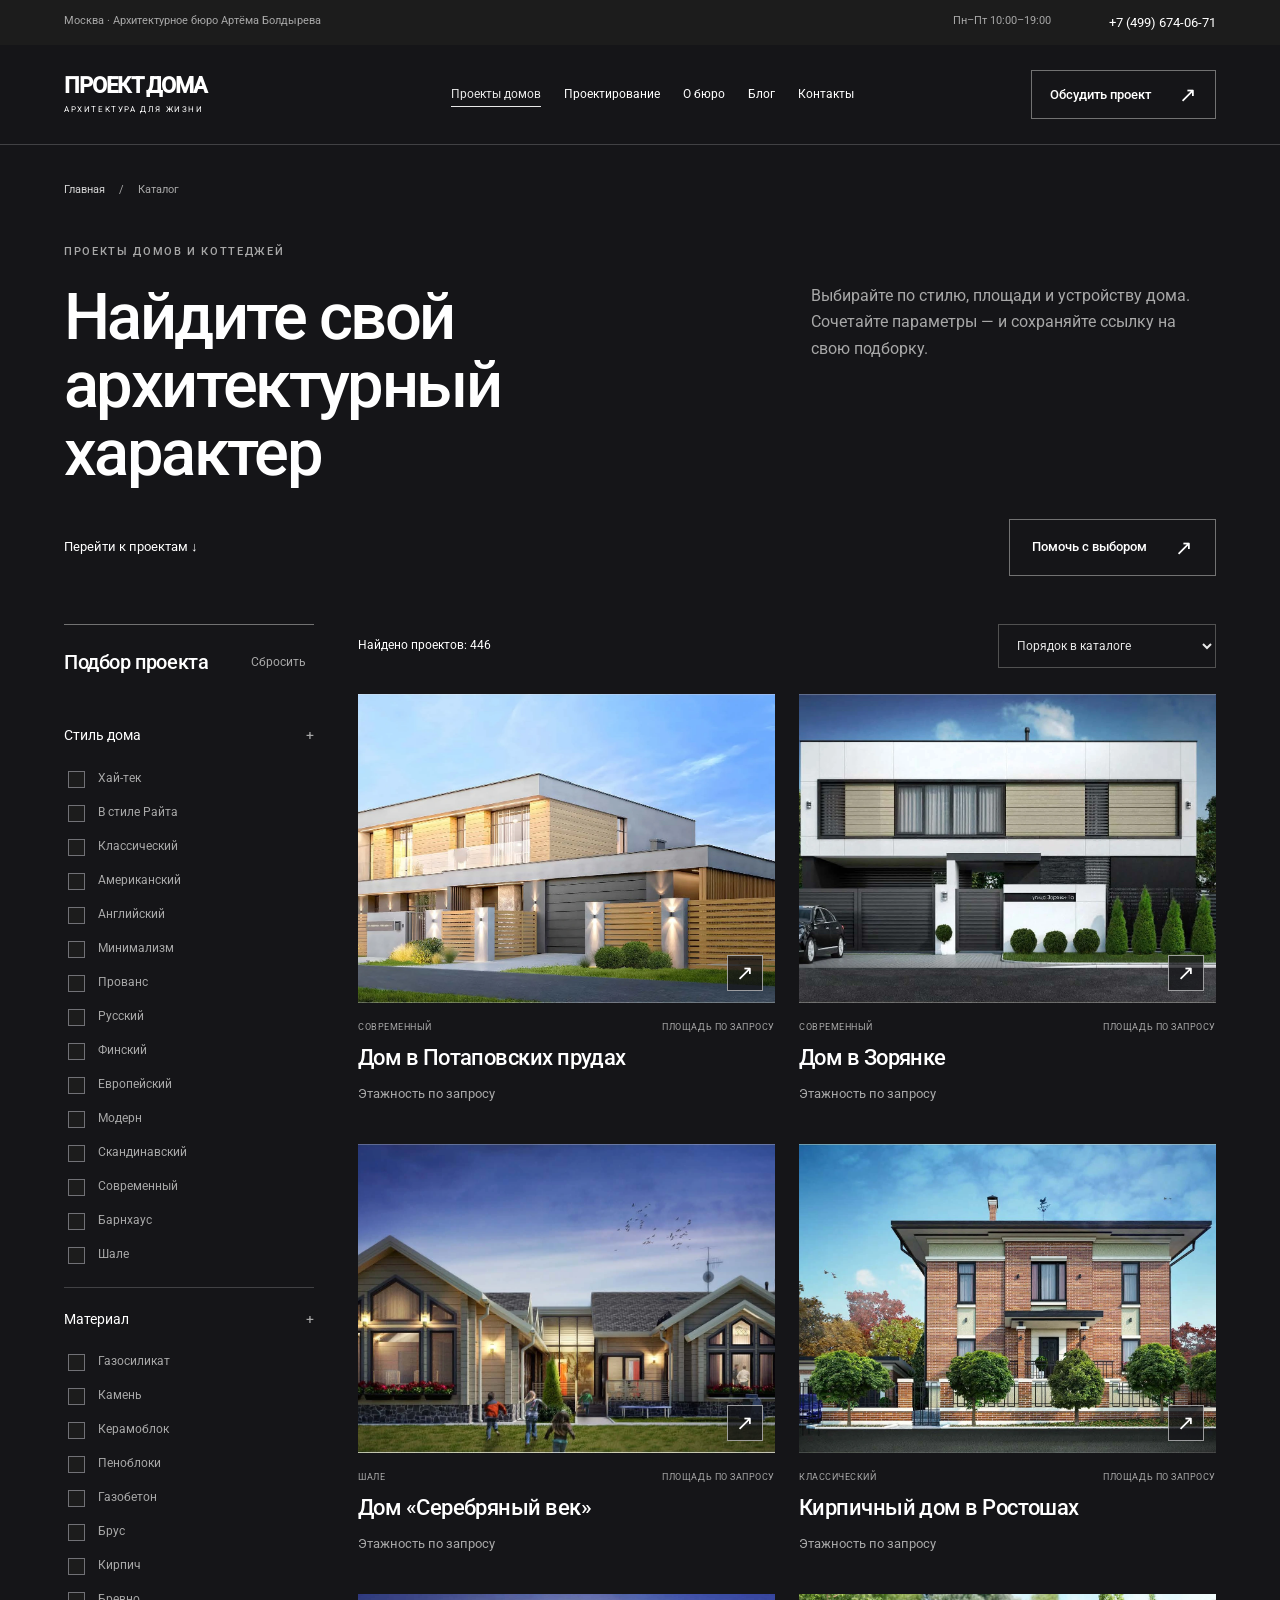
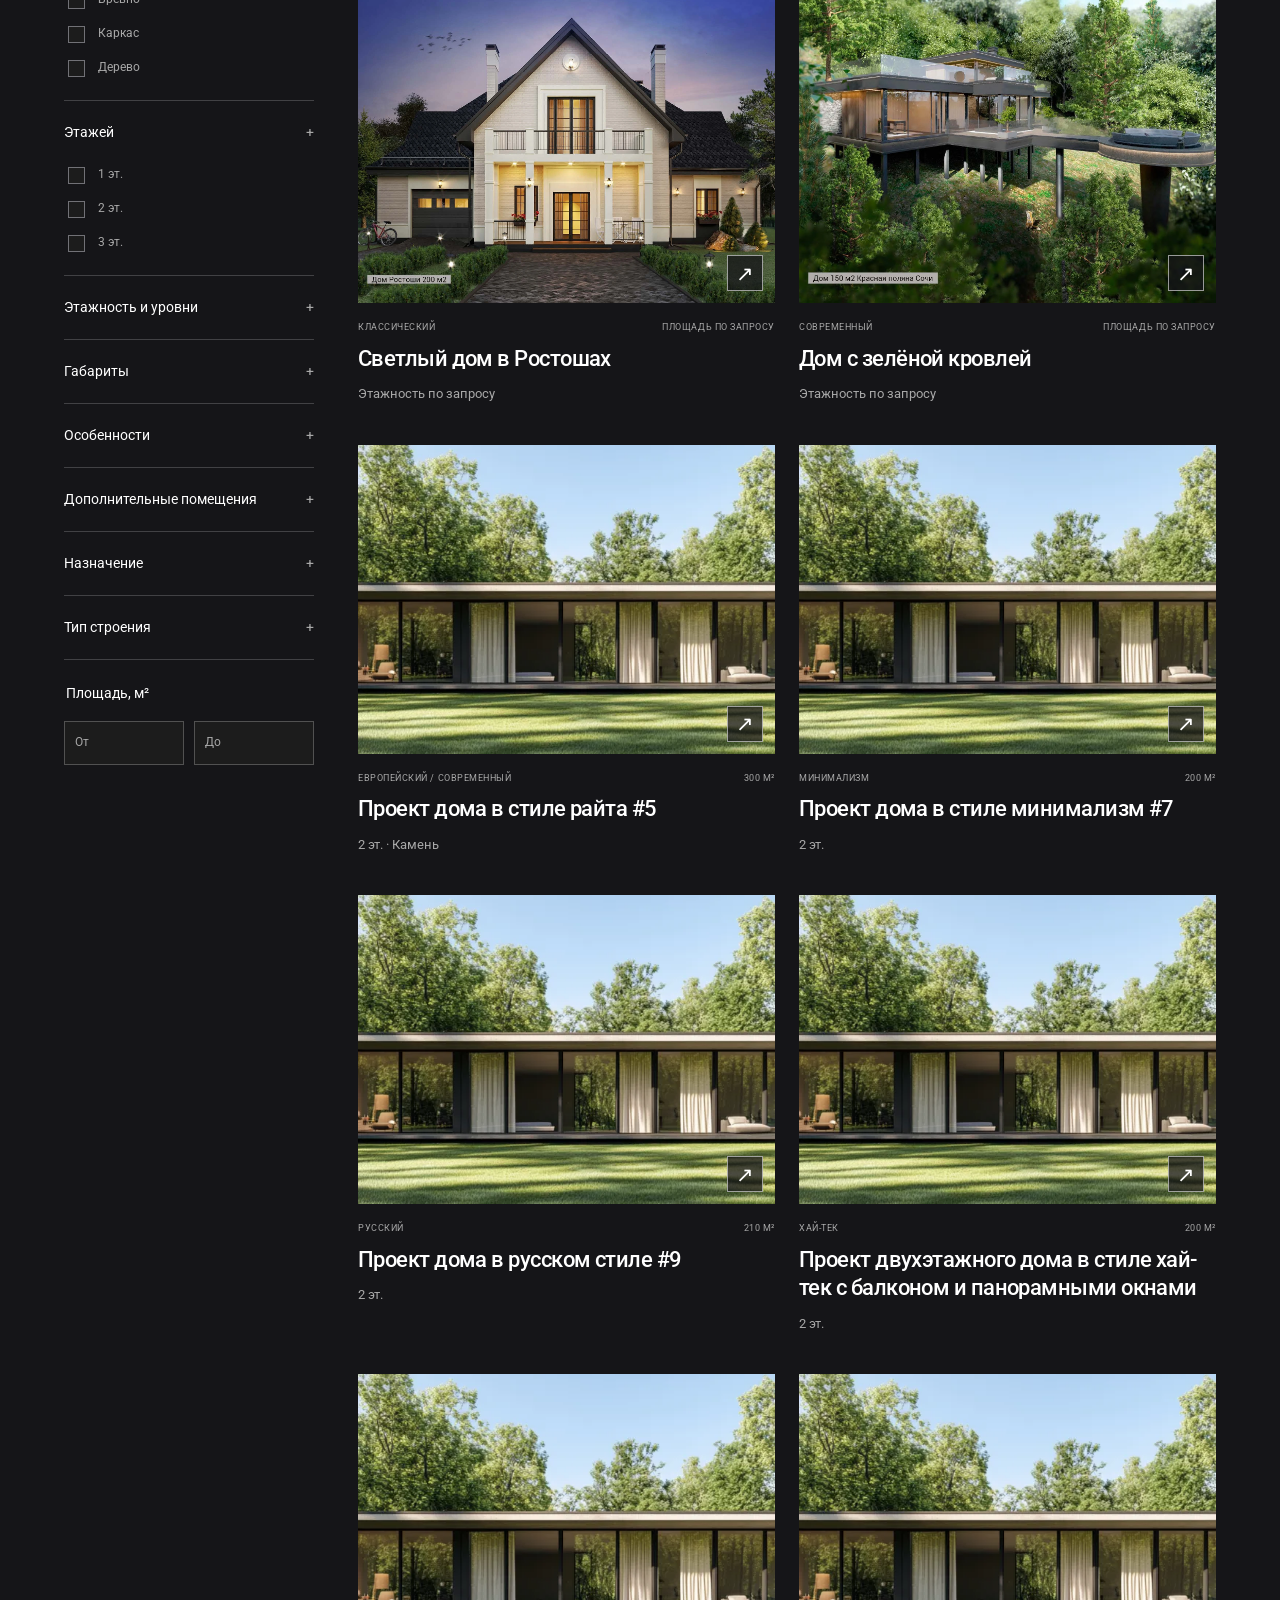
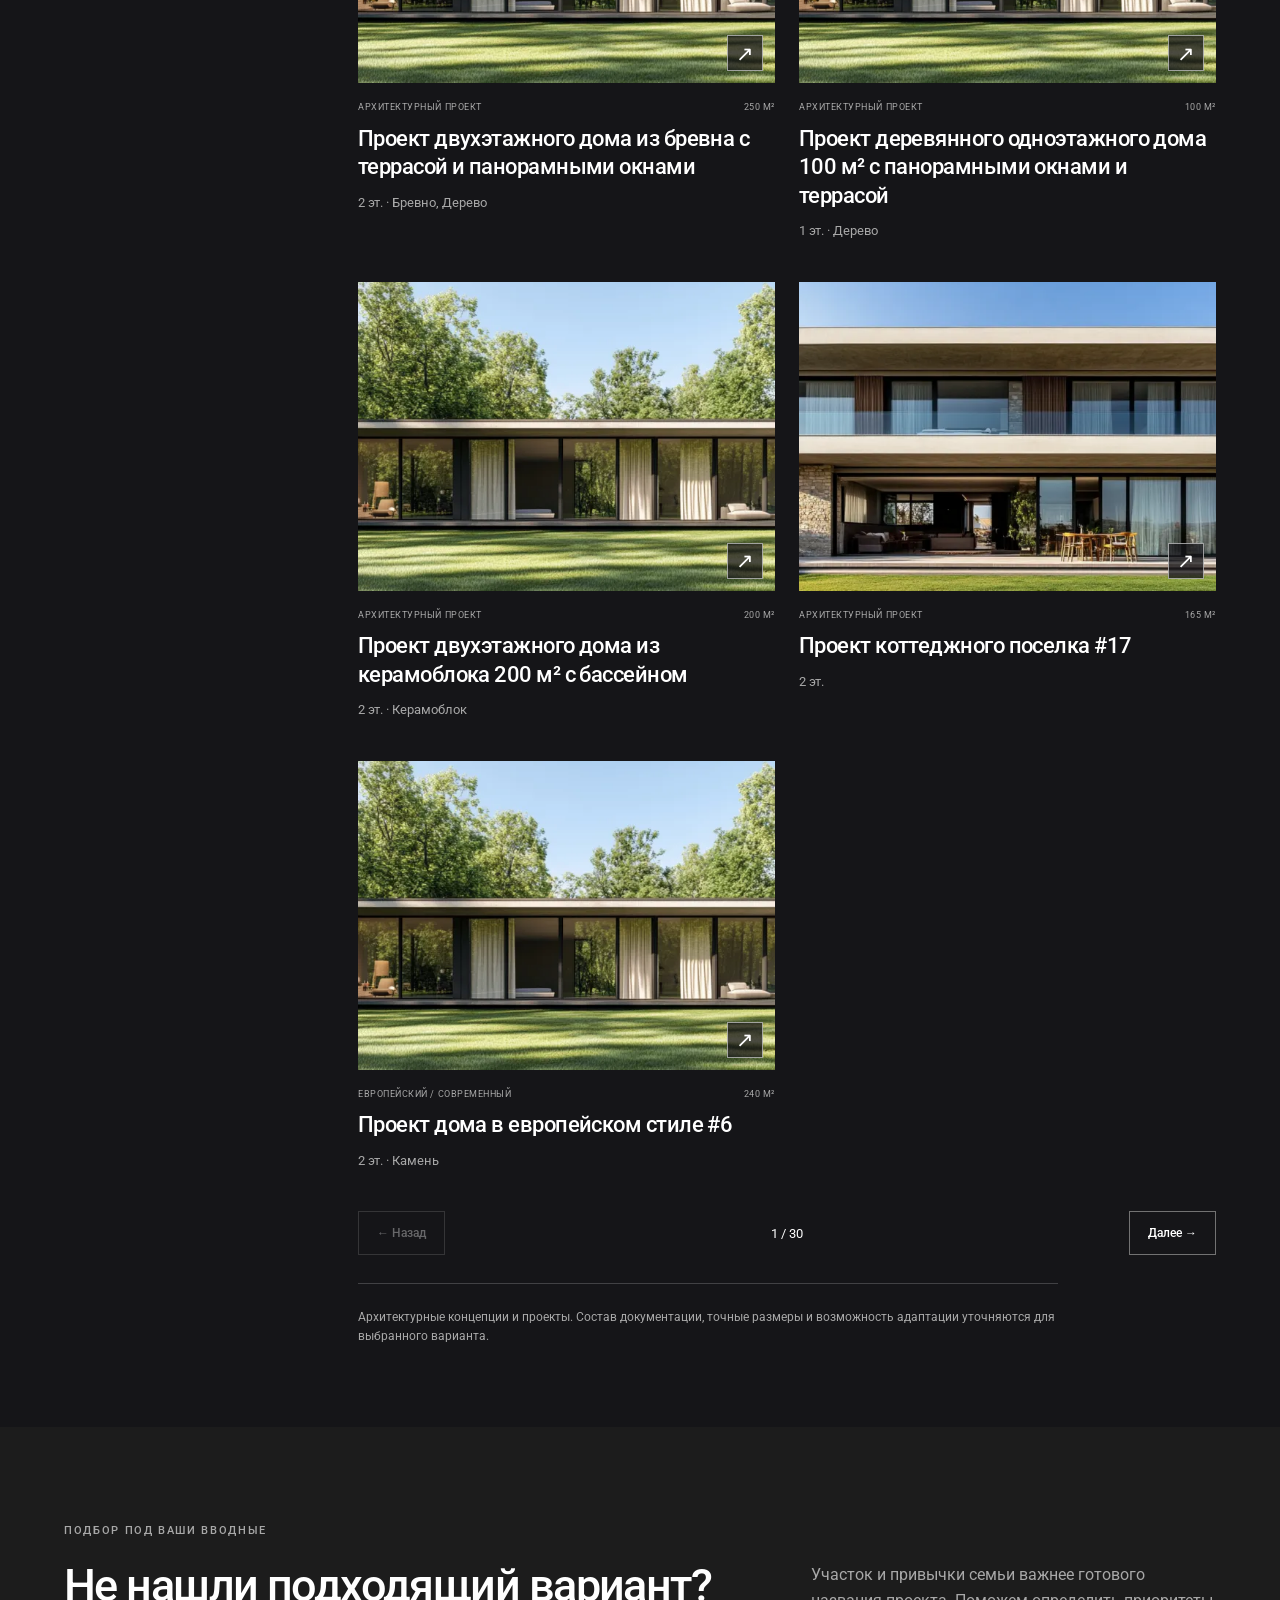
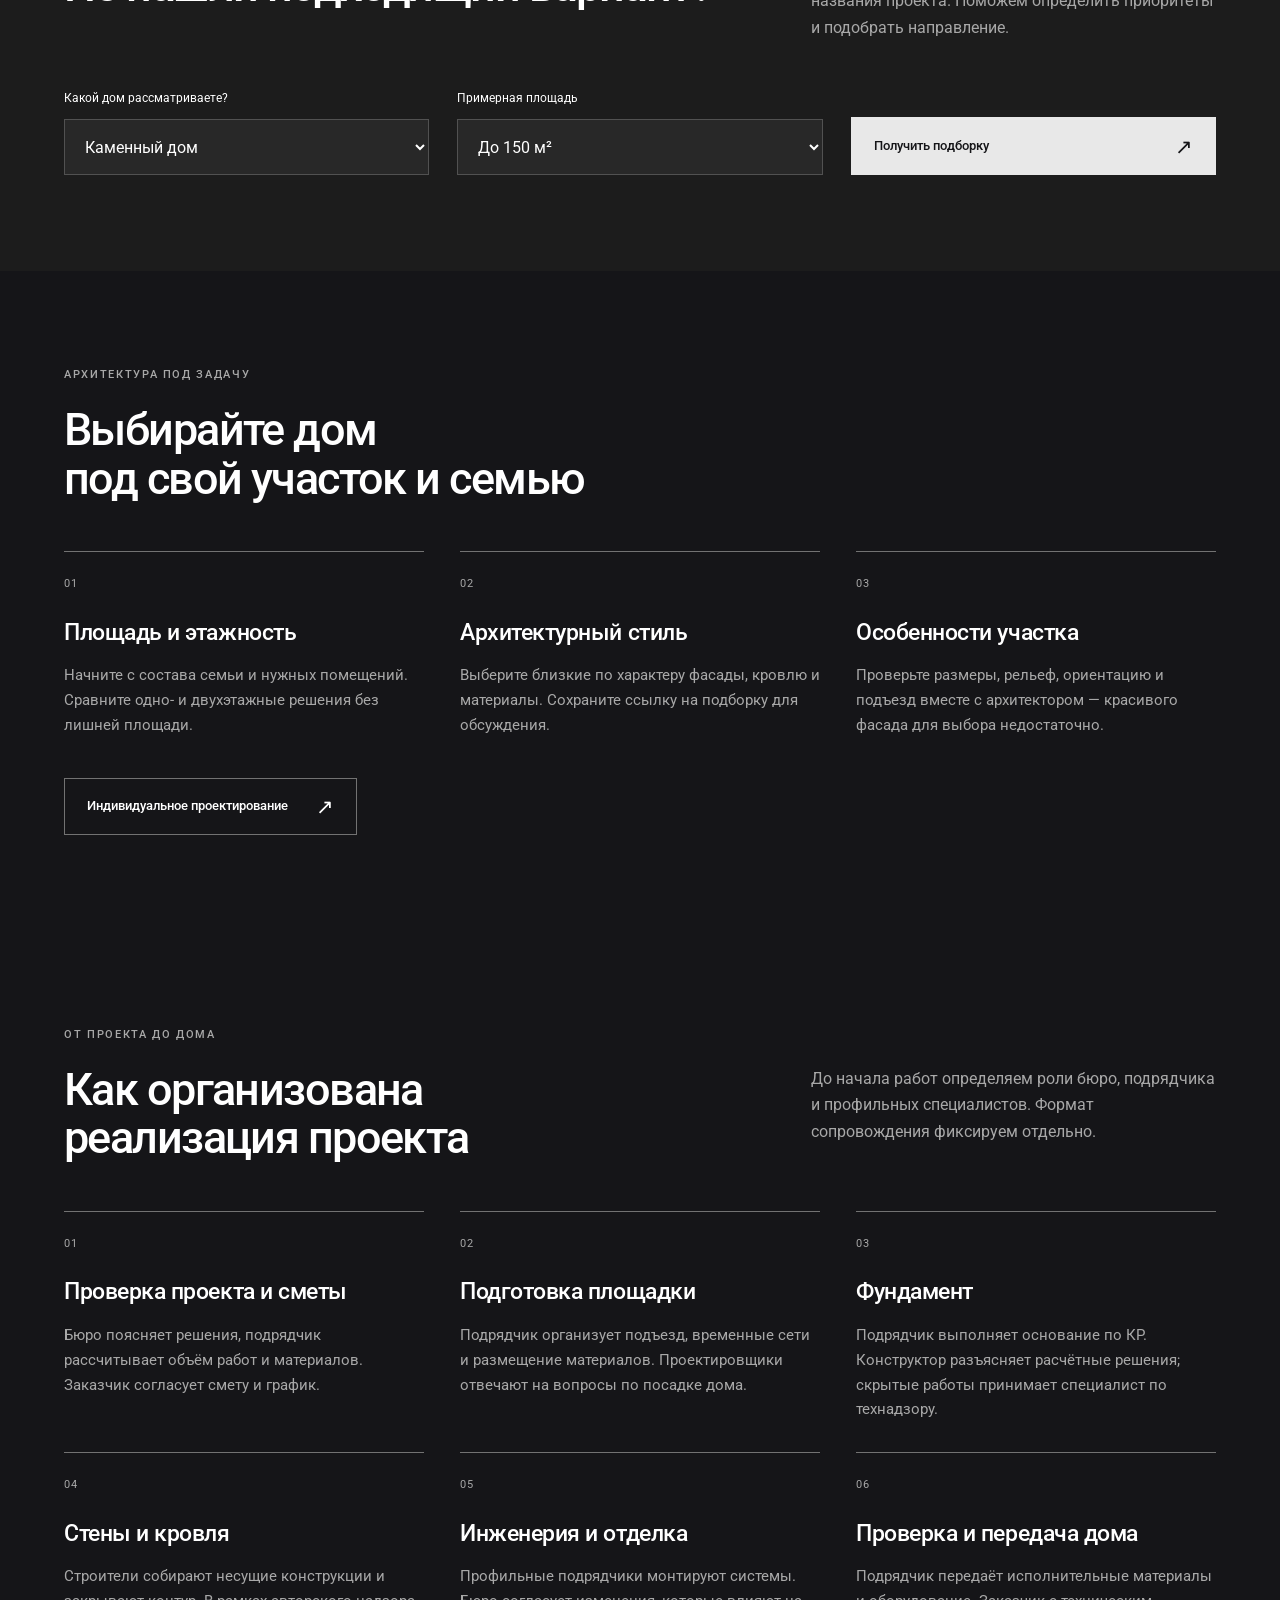
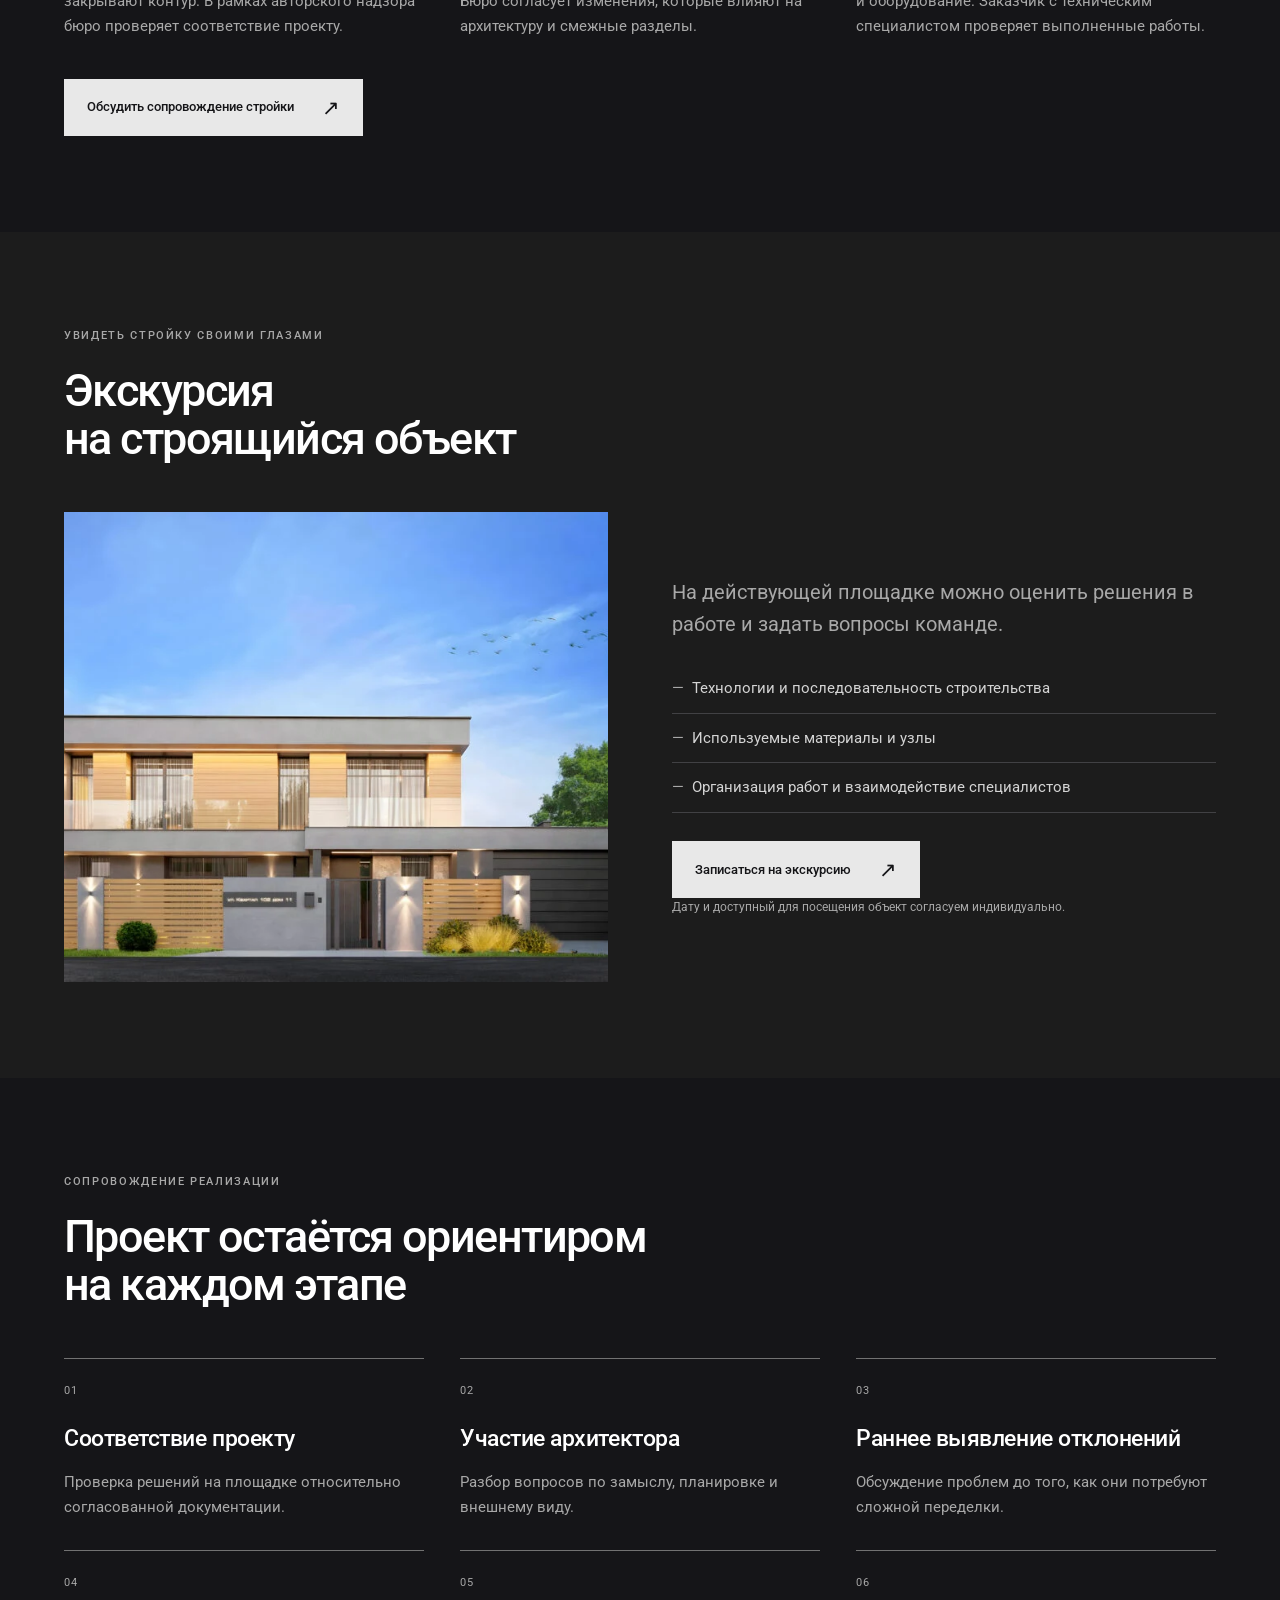
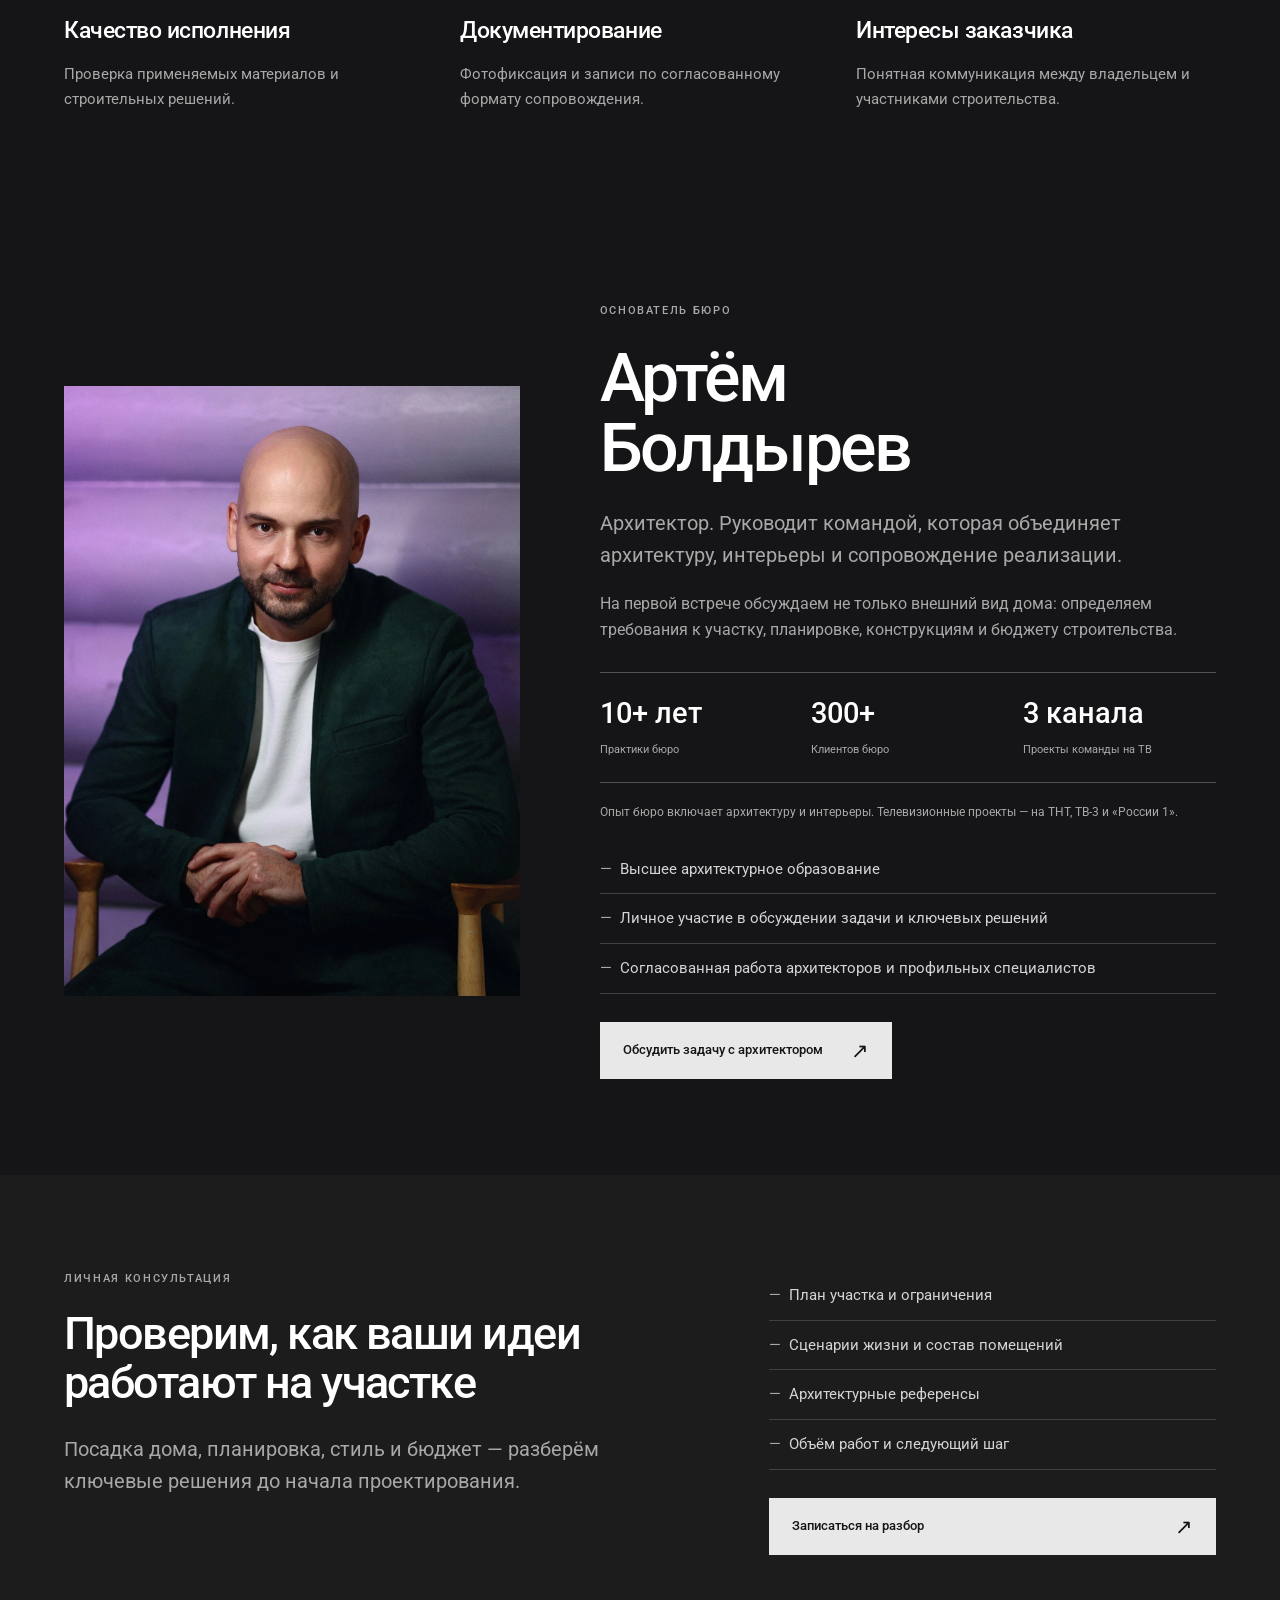
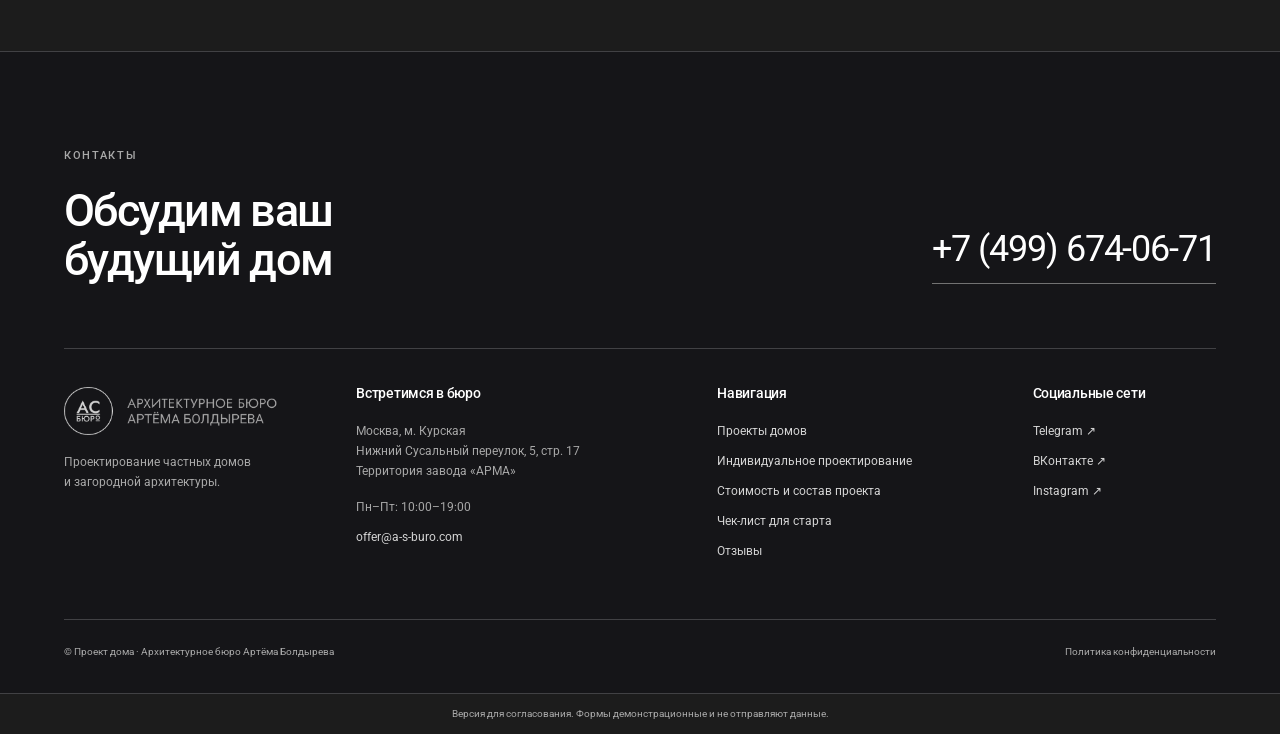
<file: project-doma/catalog.html>
<!doctype html><html lang="ru"><head><meta charset="utf-8"><meta name="viewport" content="width=device-width,initial-scale=1"><meta name="robots" content="noindex,nofollow"><title>Проекты домов — Проект дома</title><meta name="description" content="Концепция редизайна архитектурного бюро. Дома, продуманные для жизни."><link rel="stylesheet" href="style.css"><link rel="stylesheet" href="architecture.css"><script src="checklist-data.js" defer></script><script src="catalog-data.js" defer></script><script src="project-details.js" defer></script><script src="app.js" defer></script></head><body data-page="catalog"><noscript>Для просмотра интерактивного макета включите JavaScript.</noscript></body></html>
</file>
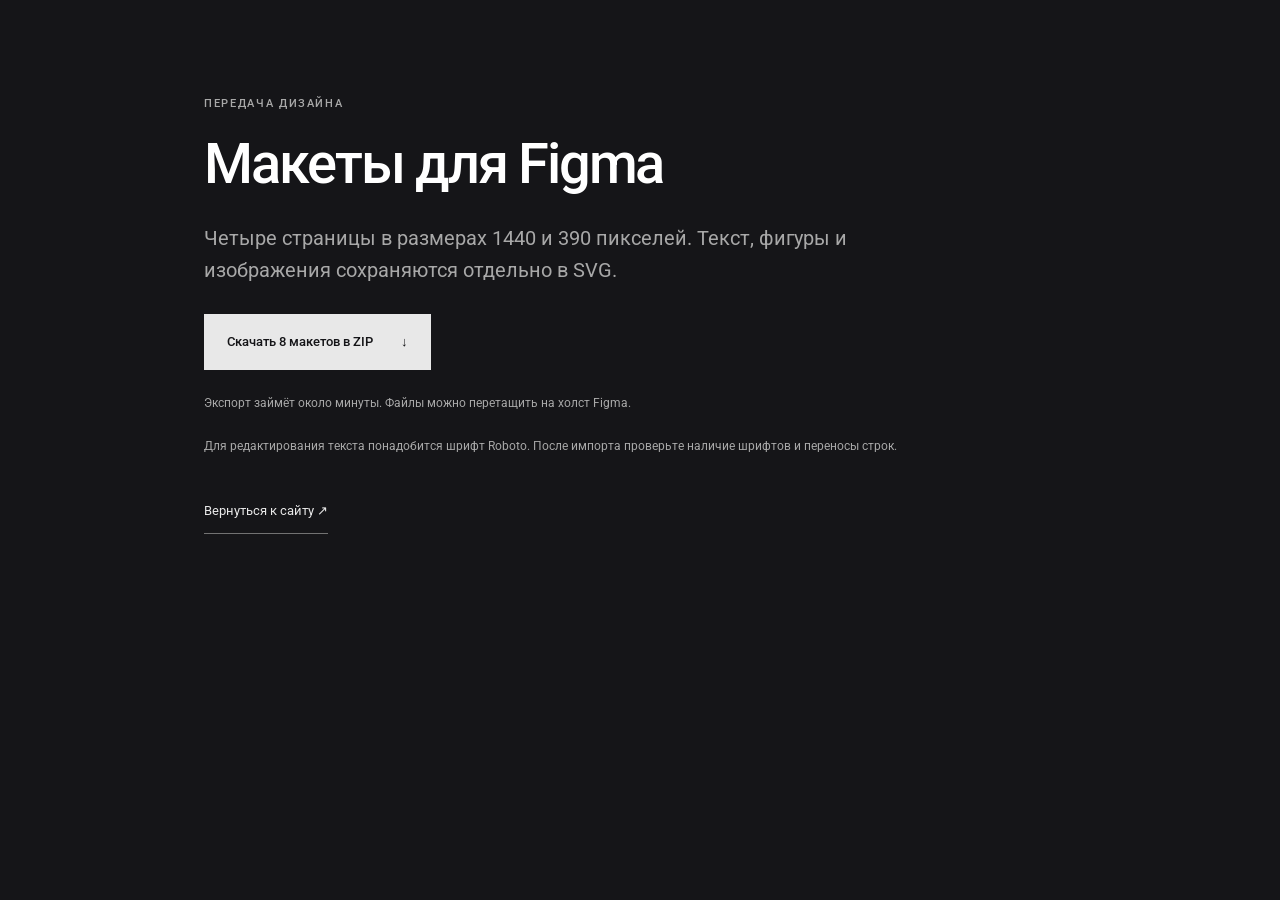
<file: project-doma/export.html>
<!doctype html><html lang="ru"><meta charset="utf-8"><meta name="robots" content="noindex,nofollow"><meta name="viewport" content="width=device-width,initial-scale=1"><title>Макеты для Figma — Проект дома</title><link rel="stylesheet" href="style.css"><link rel="stylesheet" href="architecture.css"><body><main class="section" style="max-width:1000px"><span class="label">Передача дизайна</span><h1 style="font-size:56px">Макеты для Figma</h1><p class="lead" style="margin:28px 0">Четыре страницы в размерах 1440 и 390 пикселей. Текст, фигуры и изображения сохраняются отдельно в SVG.</p><button class="btn" id="export">Скачать 8 макетов в ZIP <span>↓</span></button><p class="small" id="progress" role="status" style="margin-top:24px">Экспорт займёт около минуты. Файлы можно перетащить на холст Figma.</p><p class="small" style="margin-top:24px">Для редактирования текста понадобится шрифт Roboto. После импорта проверьте наличие шрифтов и переносы строк.</p><a class="text-link" href="index.html" style="margin-top:32px">Вернуться к сайту ↗︎</a></main><script src="native-capture.js"></script><script src="export.js"></script></body></html>
</file>
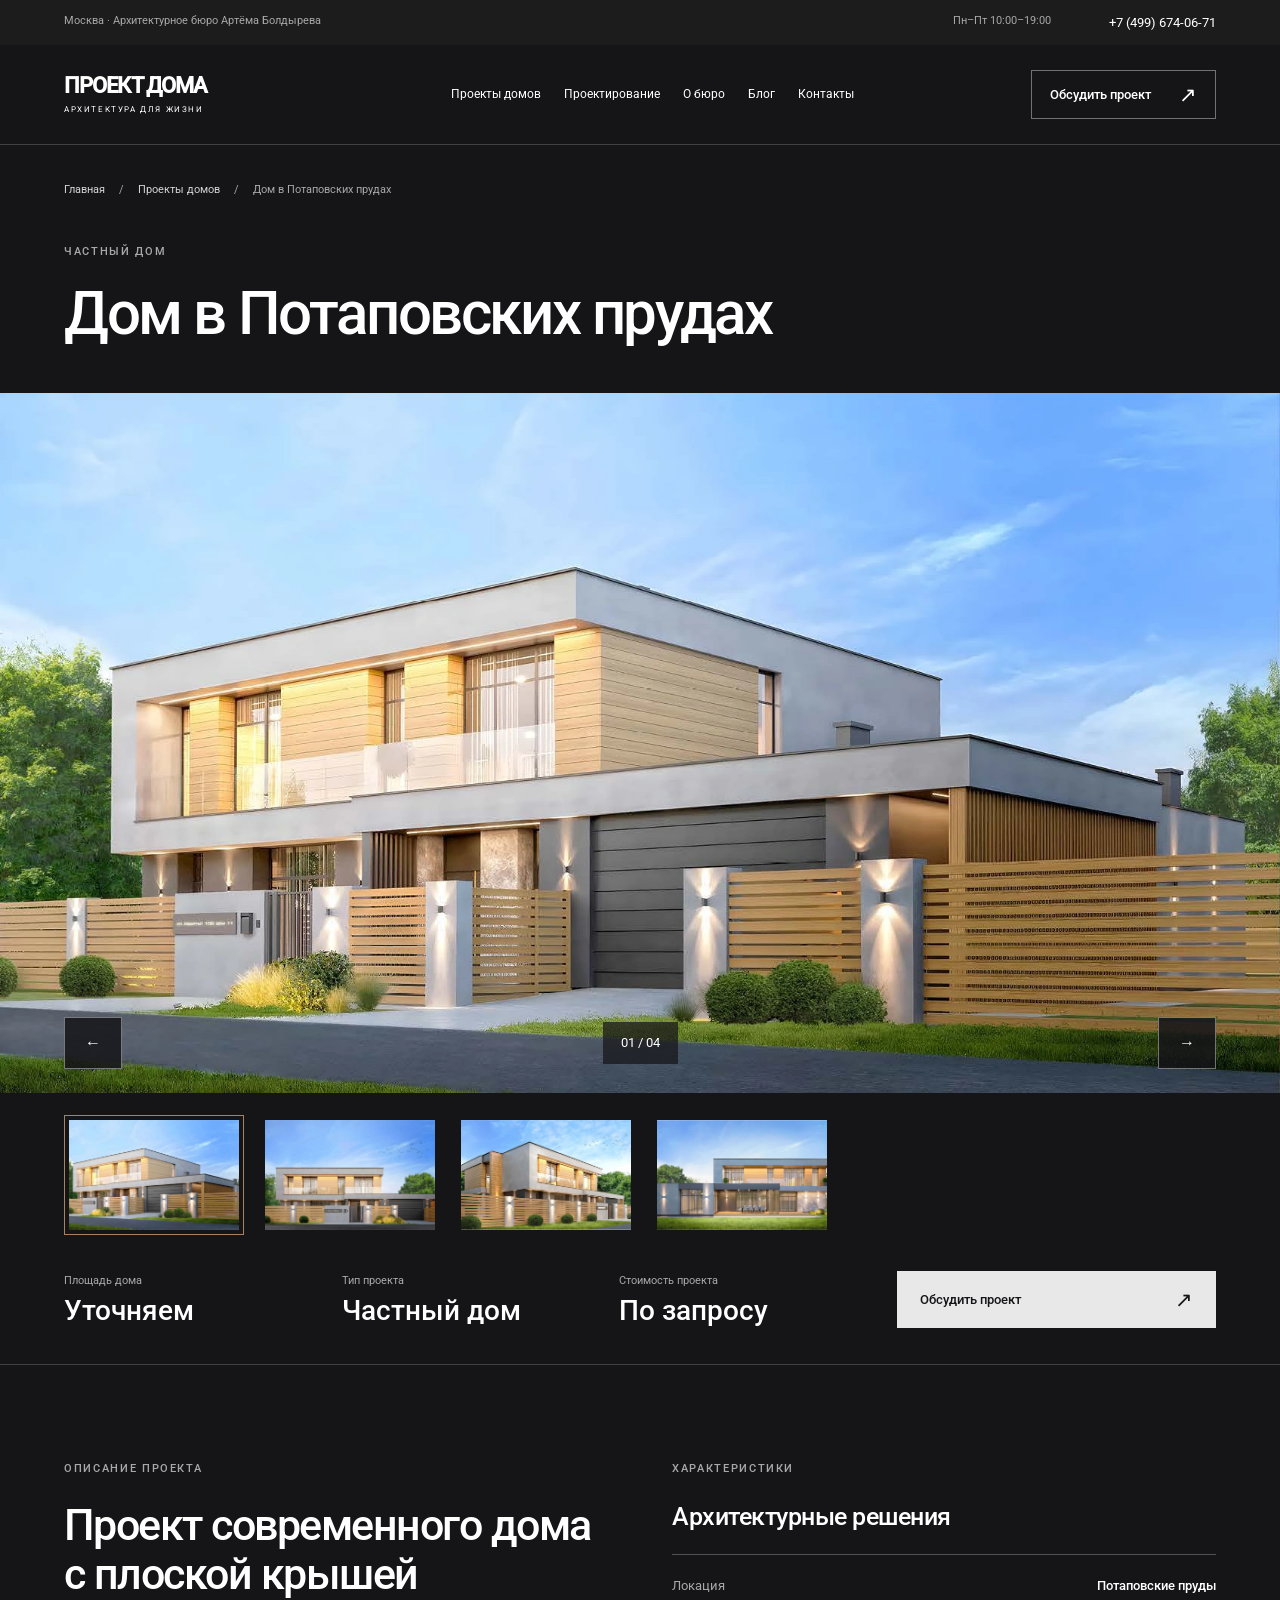
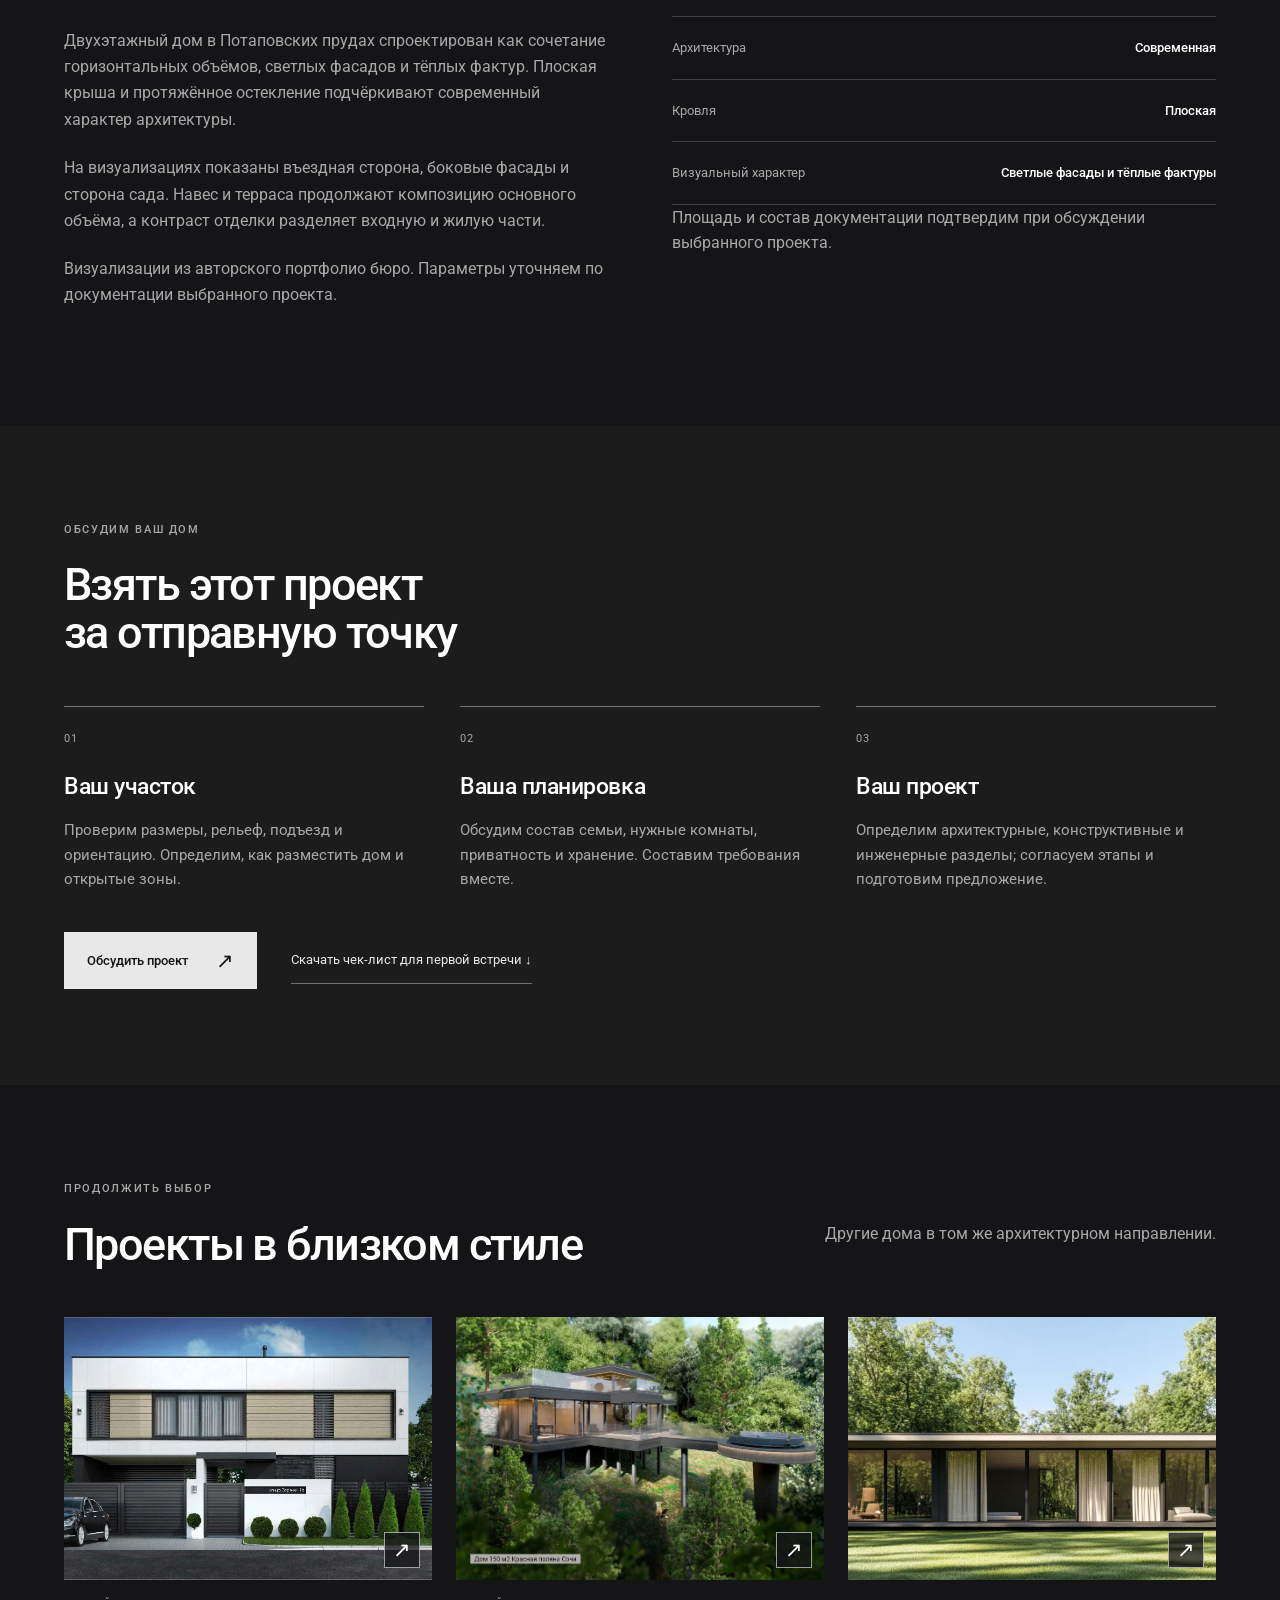
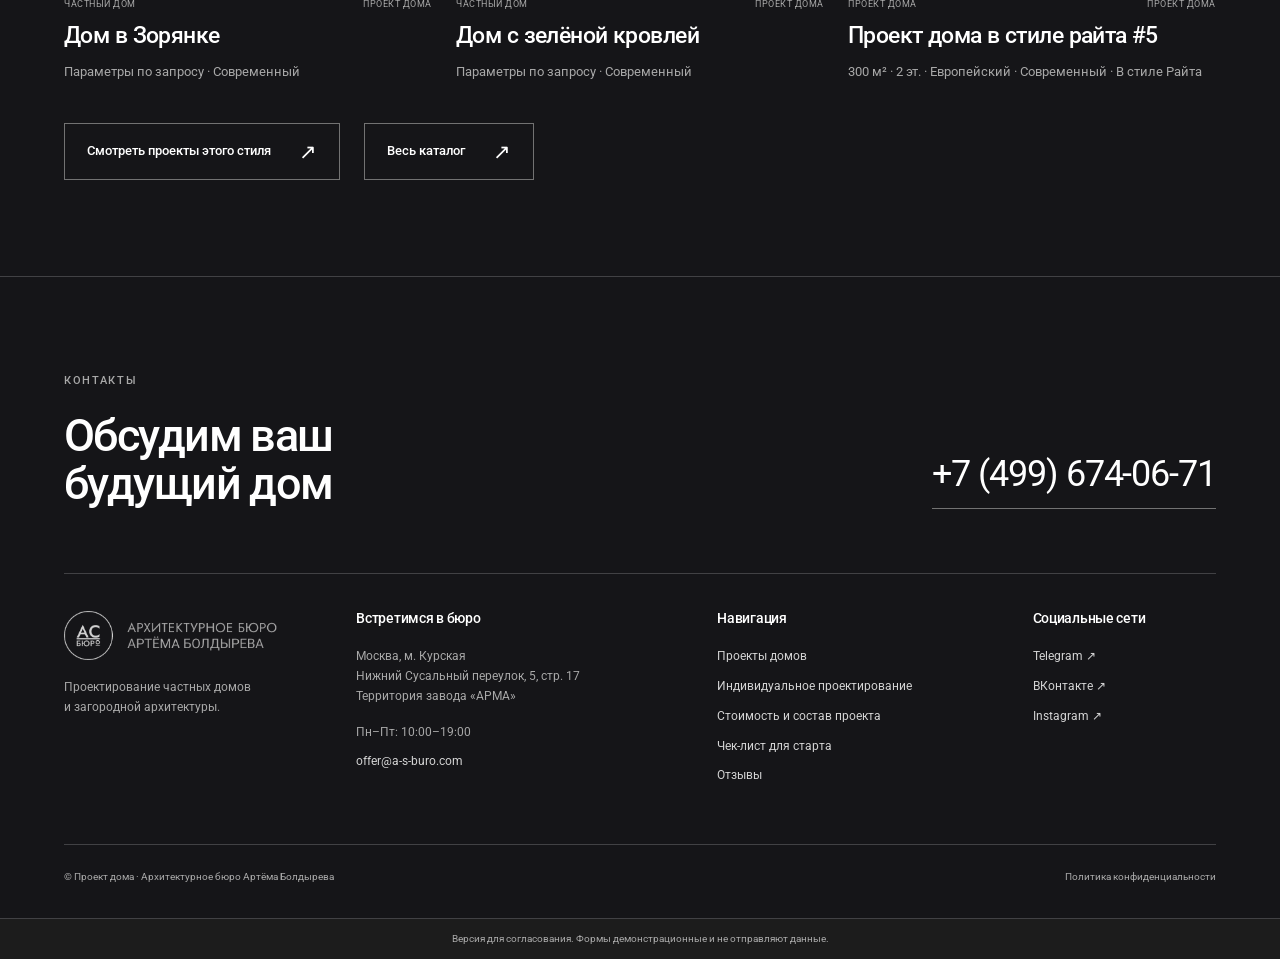
<file: project-doma/project.html>
<!doctype html><html lang="ru"><head><meta charset="utf-8"><meta name="viewport" content="width=device-width,initial-scale=1"><meta name="robots" content="noindex,nofollow"><title>Архитектурный проект — Проект дома</title><meta name="description" content="Концепция редизайна архитектурного бюро. Дома, продуманные для жизни."><link rel="stylesheet" href="style.css"><link rel="stylesheet" href="architecture.css"><script src="checklist-data.js" defer></script><script src="catalog-data.js" defer></script><script src="project-details.js" defer></script><script src="app.js" defer></script></head><body data-page="project"><noscript>Для просмотра интерактивного макета включите JavaScript.</noscript></body></html>
</file>
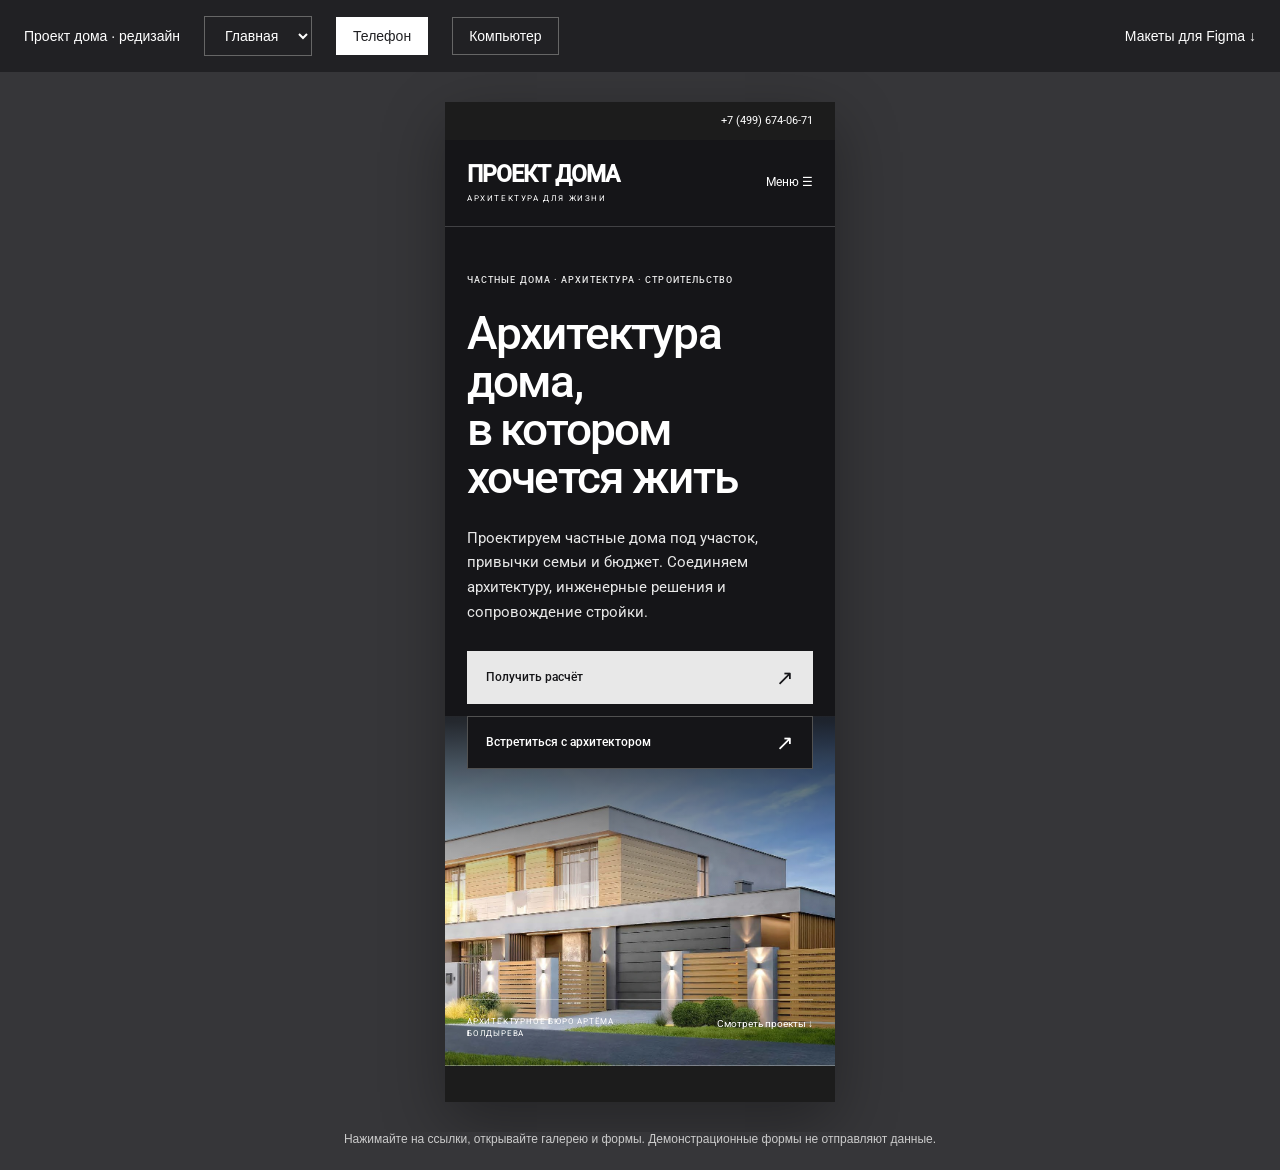
<file: project-doma/review.html>
<!doctype html><html lang="ru"><meta charset="utf-8"><meta name="robots" content="noindex,nofollow"><meta name="viewport" content="width=device-width,initial-scale=1"><title>Просмотр макетов — Проект дома</title><style>body{margin:0;background:#363639;color:#ffffff;font:14px Arial}header{padding:16px 24px;background:#212124;display:flex;align-items:center;gap:24px;flex-wrap:wrap}a{color:inherit;text-decoration:none}button,select{padding:10px 16px;color:#ffffff;border:1px solid #666;background:none;font:inherit;cursor:pointer}option{background:#212124}button.active{background:#ffffff;color:#202023;border-color:#ffffff}main{padding:30px;display:flex;justify-content:flex-start;overflow:auto}iframe{flex-shrink:0;margin:auto;border:0;width:390px;height:1000px;background:#151518;box-shadow:0 20px 60px #0005}p{max-width:700px;margin:0 auto 24px;text-align:center;color:#ccc;font-size:12px}header>a:last-child{margin-left:auto}@media(max-width:600px){header{gap:12px;padding:16px}main{padding:16px 0}iframe{max-width:100%}}</style><header><a href="index.html">Проект дома · редизайн</a><select id="page" aria-label="Страница для просмотра"><option value="index">Главная</option><option value="service">Услуга</option><option value="catalog">Каталог</option><option value="project">Проект</option></select><button id="mobile" class="active">Телефон</button><button id="desktop">Компьютер</button><a href="export.html">Макеты для Figma ↓</a></header><main><iframe id="frame" title="Предпросмотр страницы на телефоне" src="index.html?preview=1"></iframe></main><p>Нажимайте на ссылки, открывайте галерею и формы. Демонстрационные формы не отправляют данные.</p><script>const frame=document.querySelector('#frame'),select=document.querySelector('#page');frame.addEventListener('load',()=>{const name=frame.contentWindow.location.pathname.split('/').pop().replace('.html','')||'index';if(['index','service','catalog','project'].includes(name))select.value=name;frame.contentDocument.documentElement.style.scrollbarWidth='none';});select.onchange=()=>frame.src=select.value+'.html?preview=1';document.querySelector('#mobile').onclick=()=>{frame.style.width='390px';frame.title='Предпросмотр страницы на телефоне';document.querySelector('#mobile').classList.add('active');document.querySelector('#desktop').classList.remove('active')};document.querySelector('#desktop').onclick=()=>{frame.style.width='1440px';frame.title='Предпросмотр страницы на компьютере';document.querySelector('#desktop').classList.add('active');document.querySelector('#mobile').classList.remove('active')};</script></html>
</file>
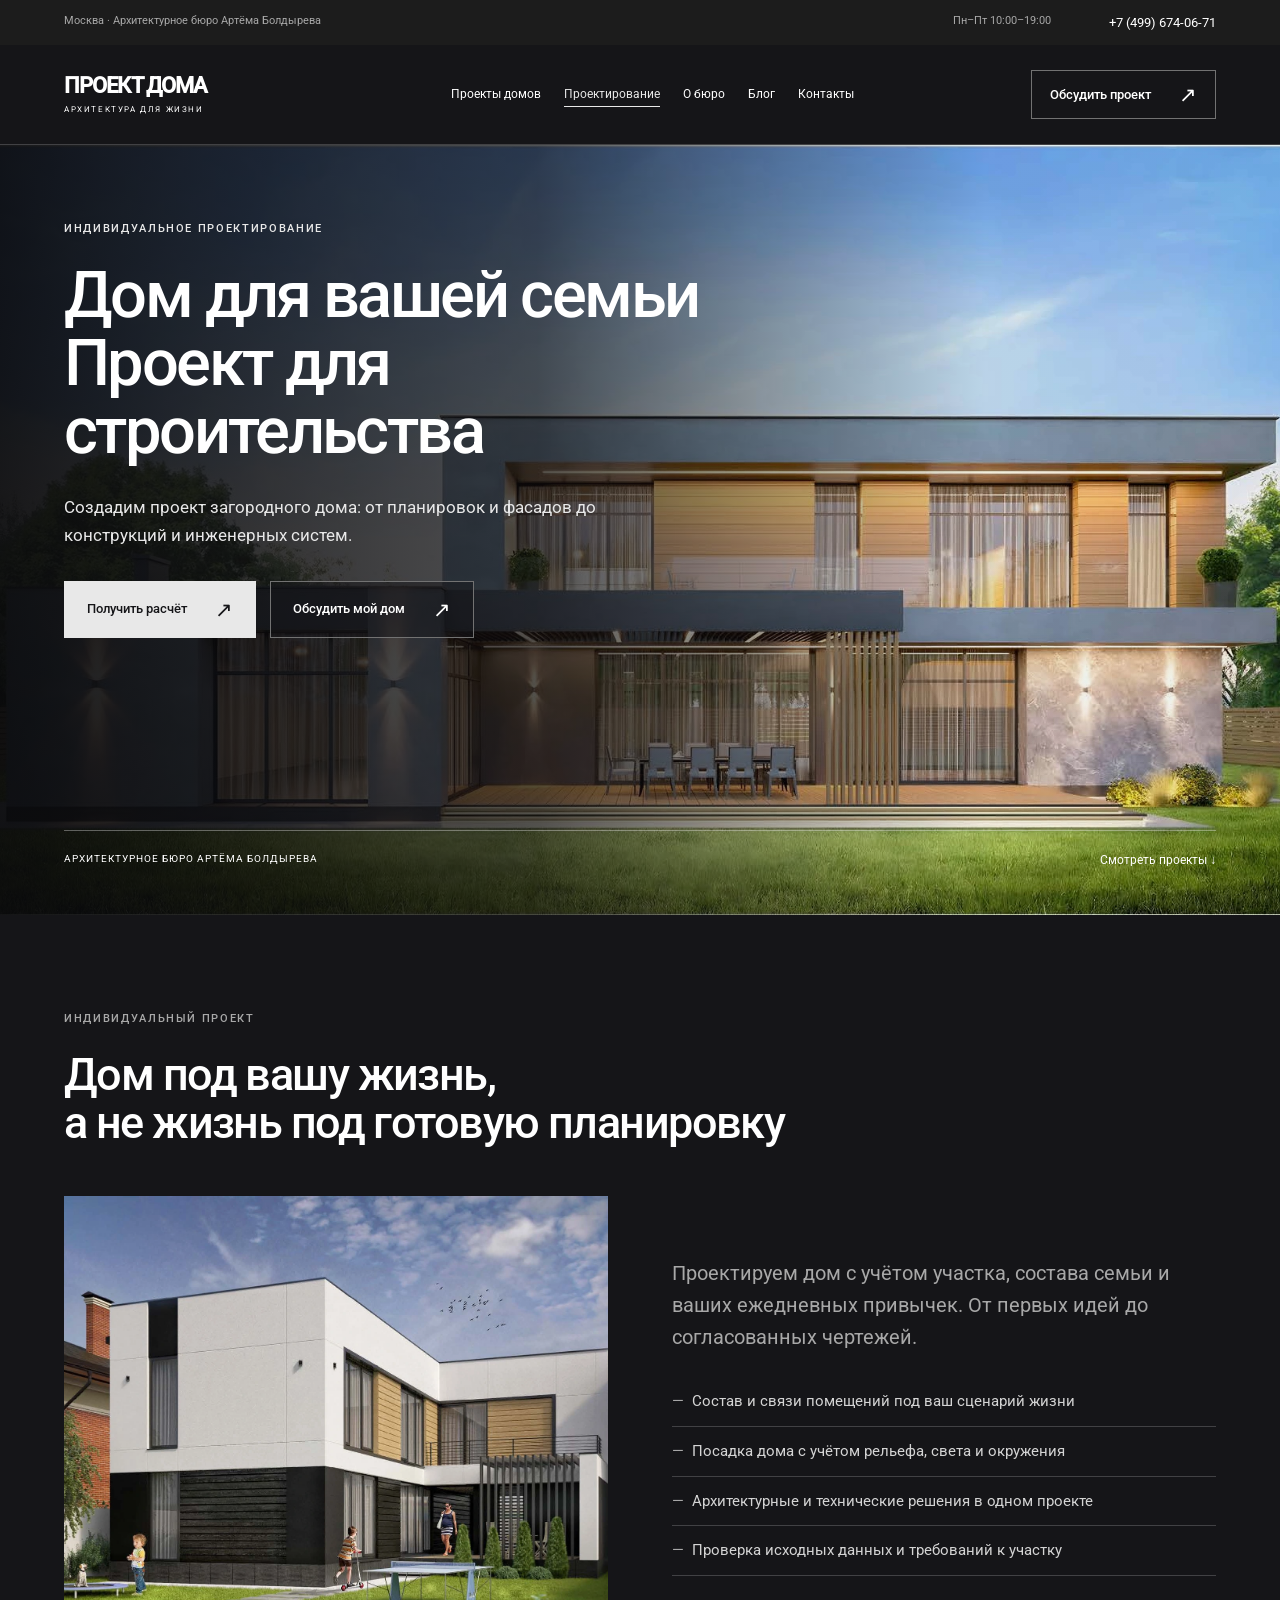
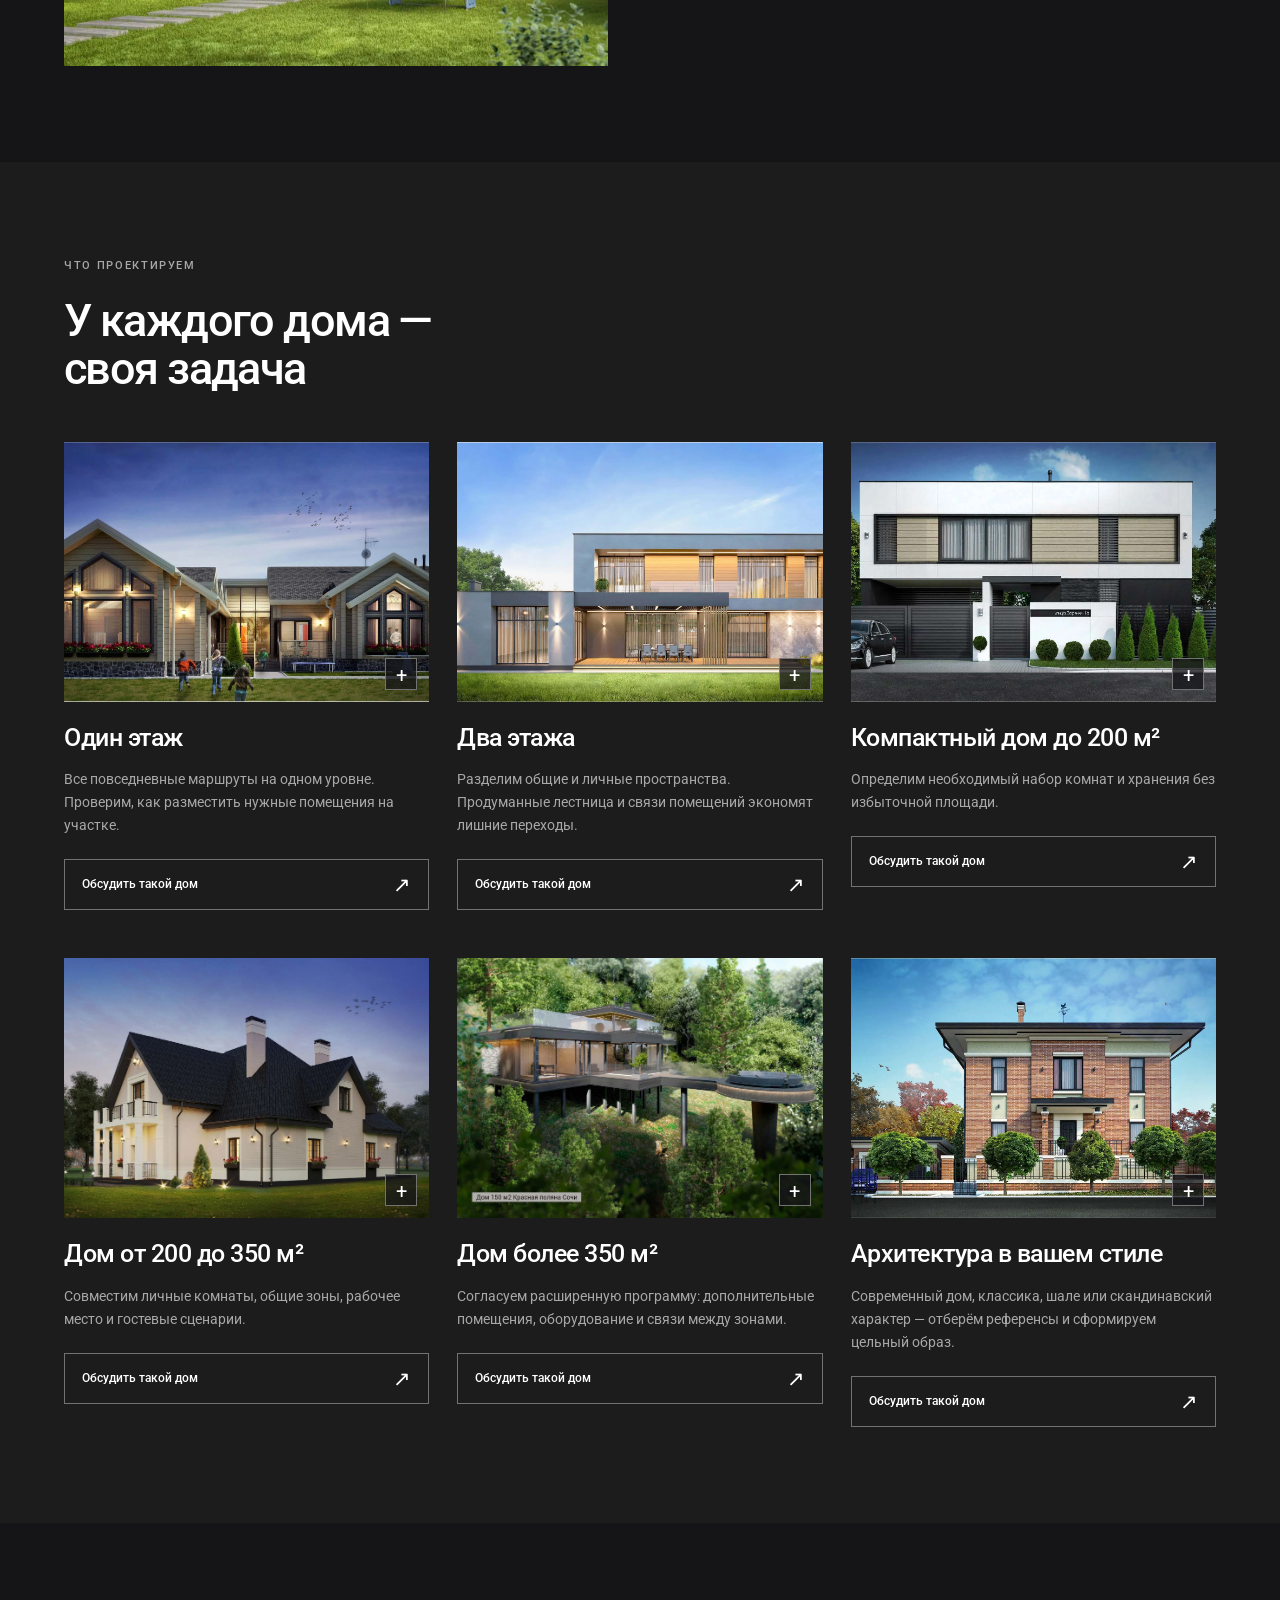
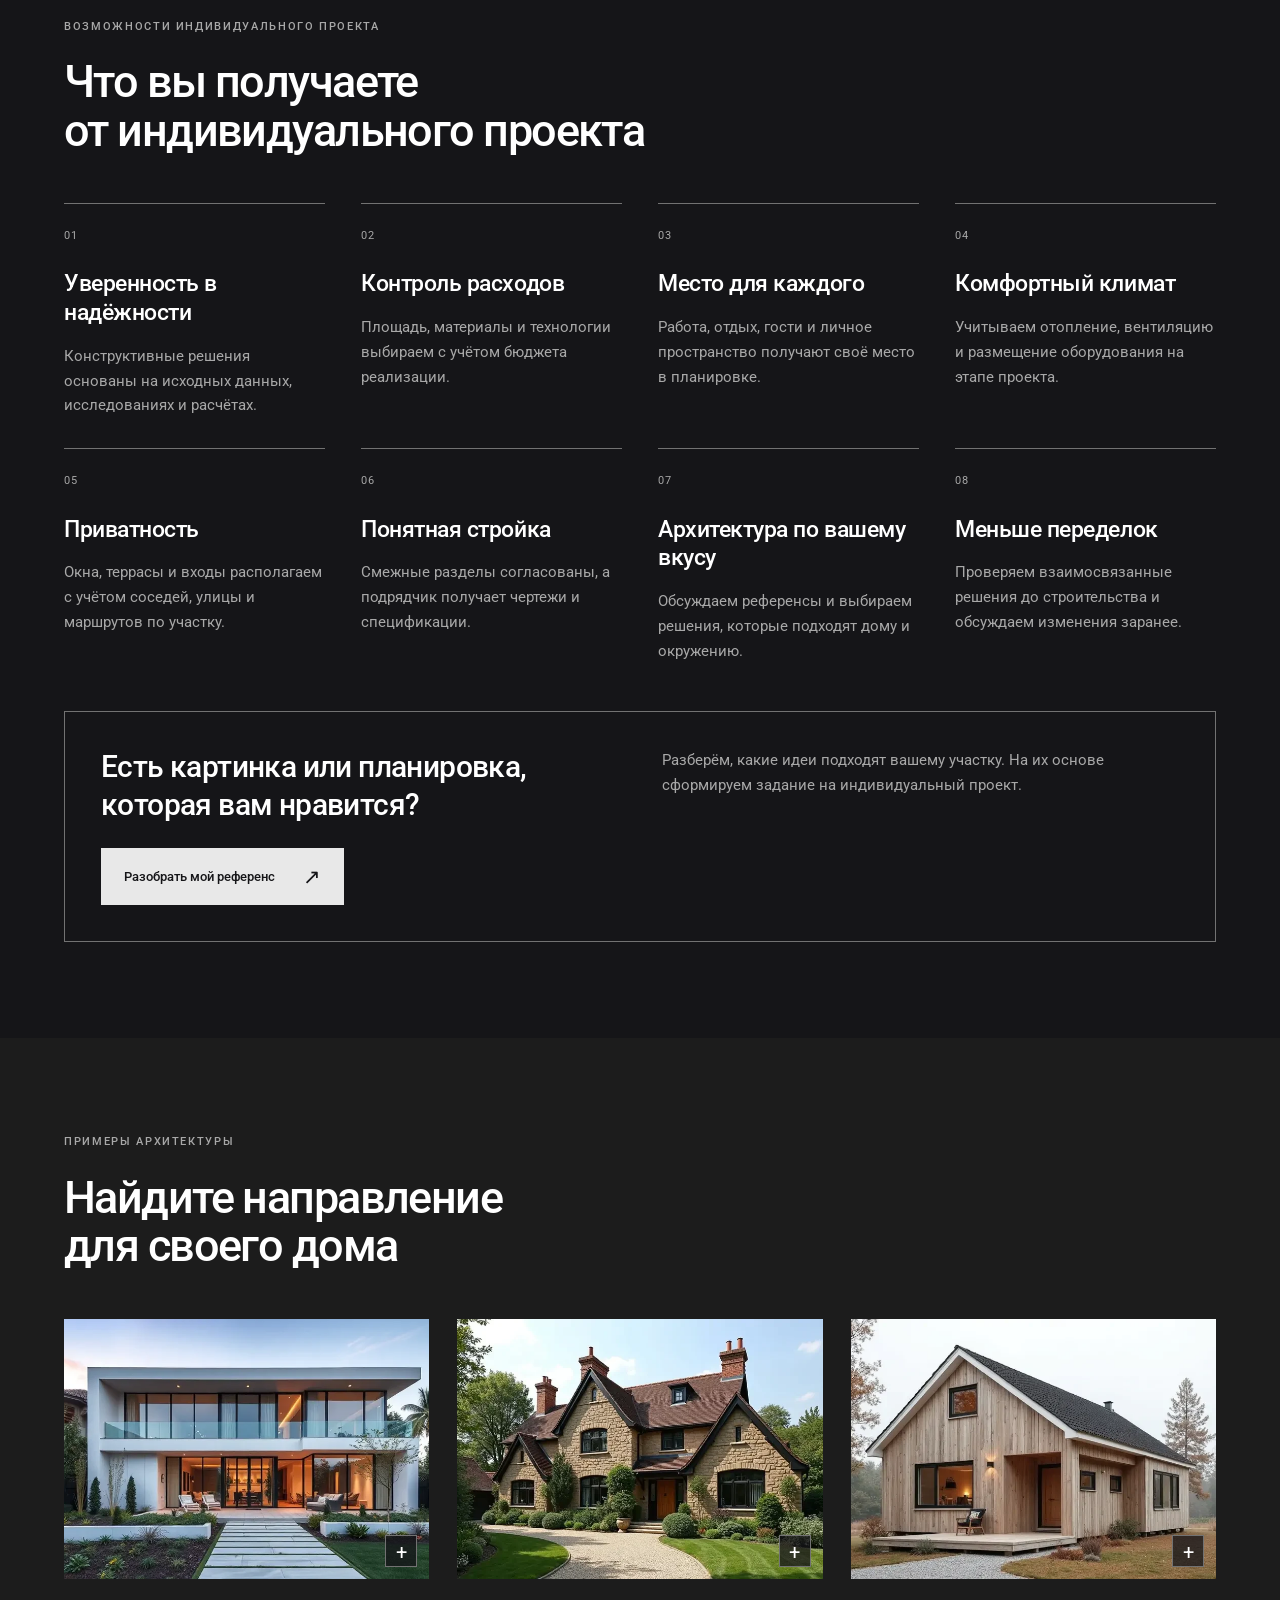
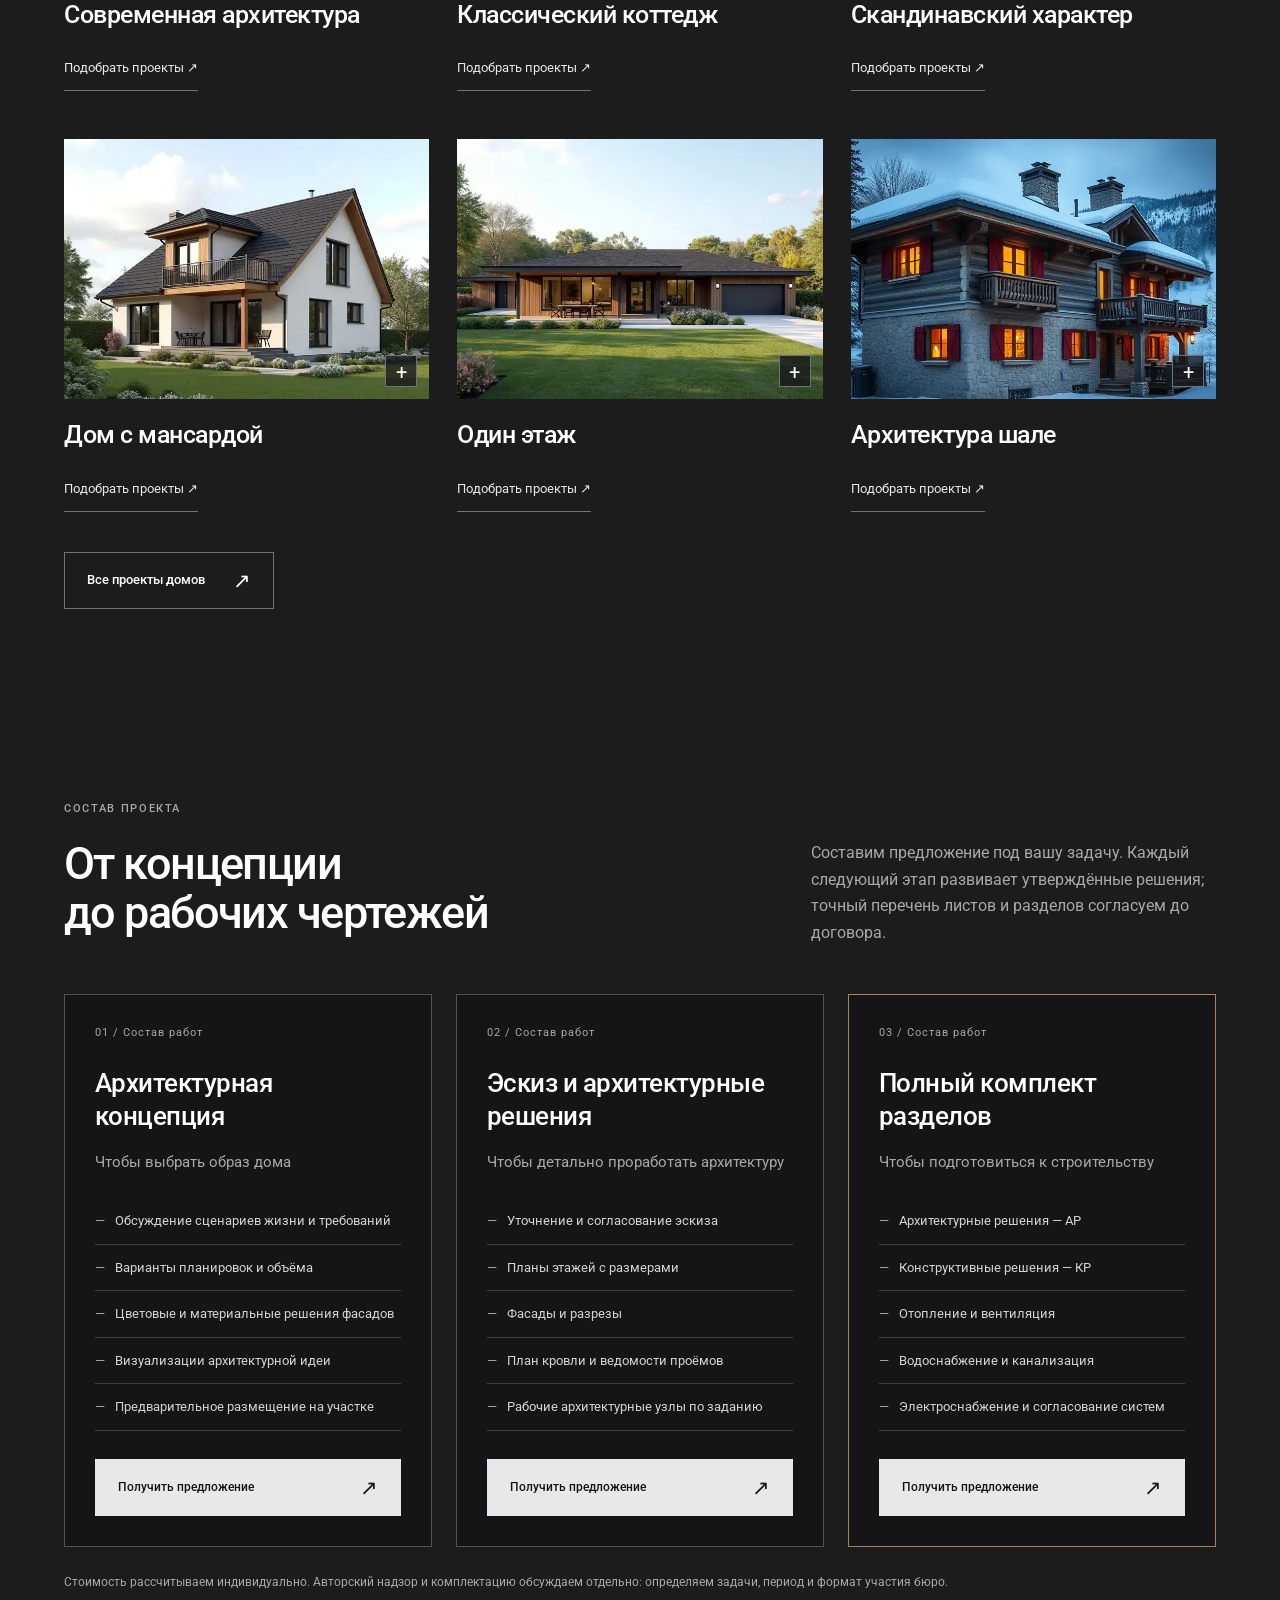
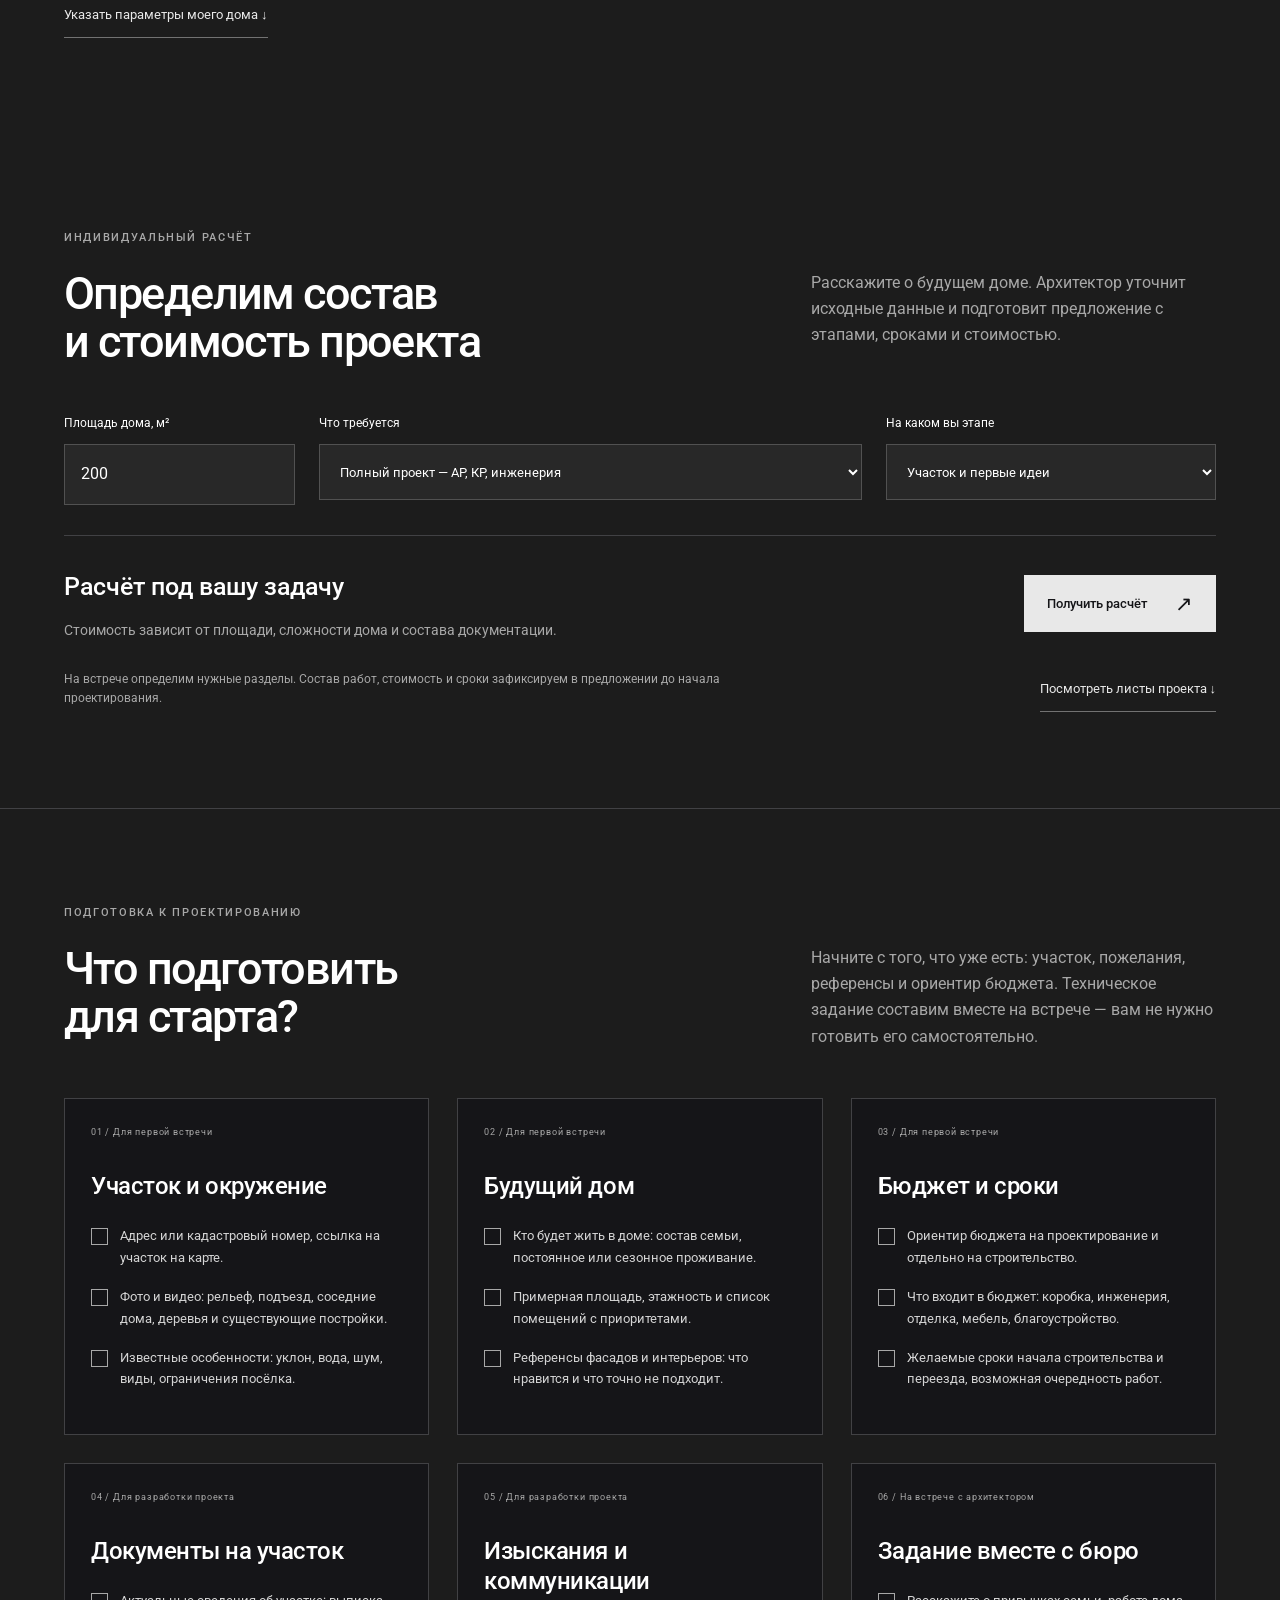
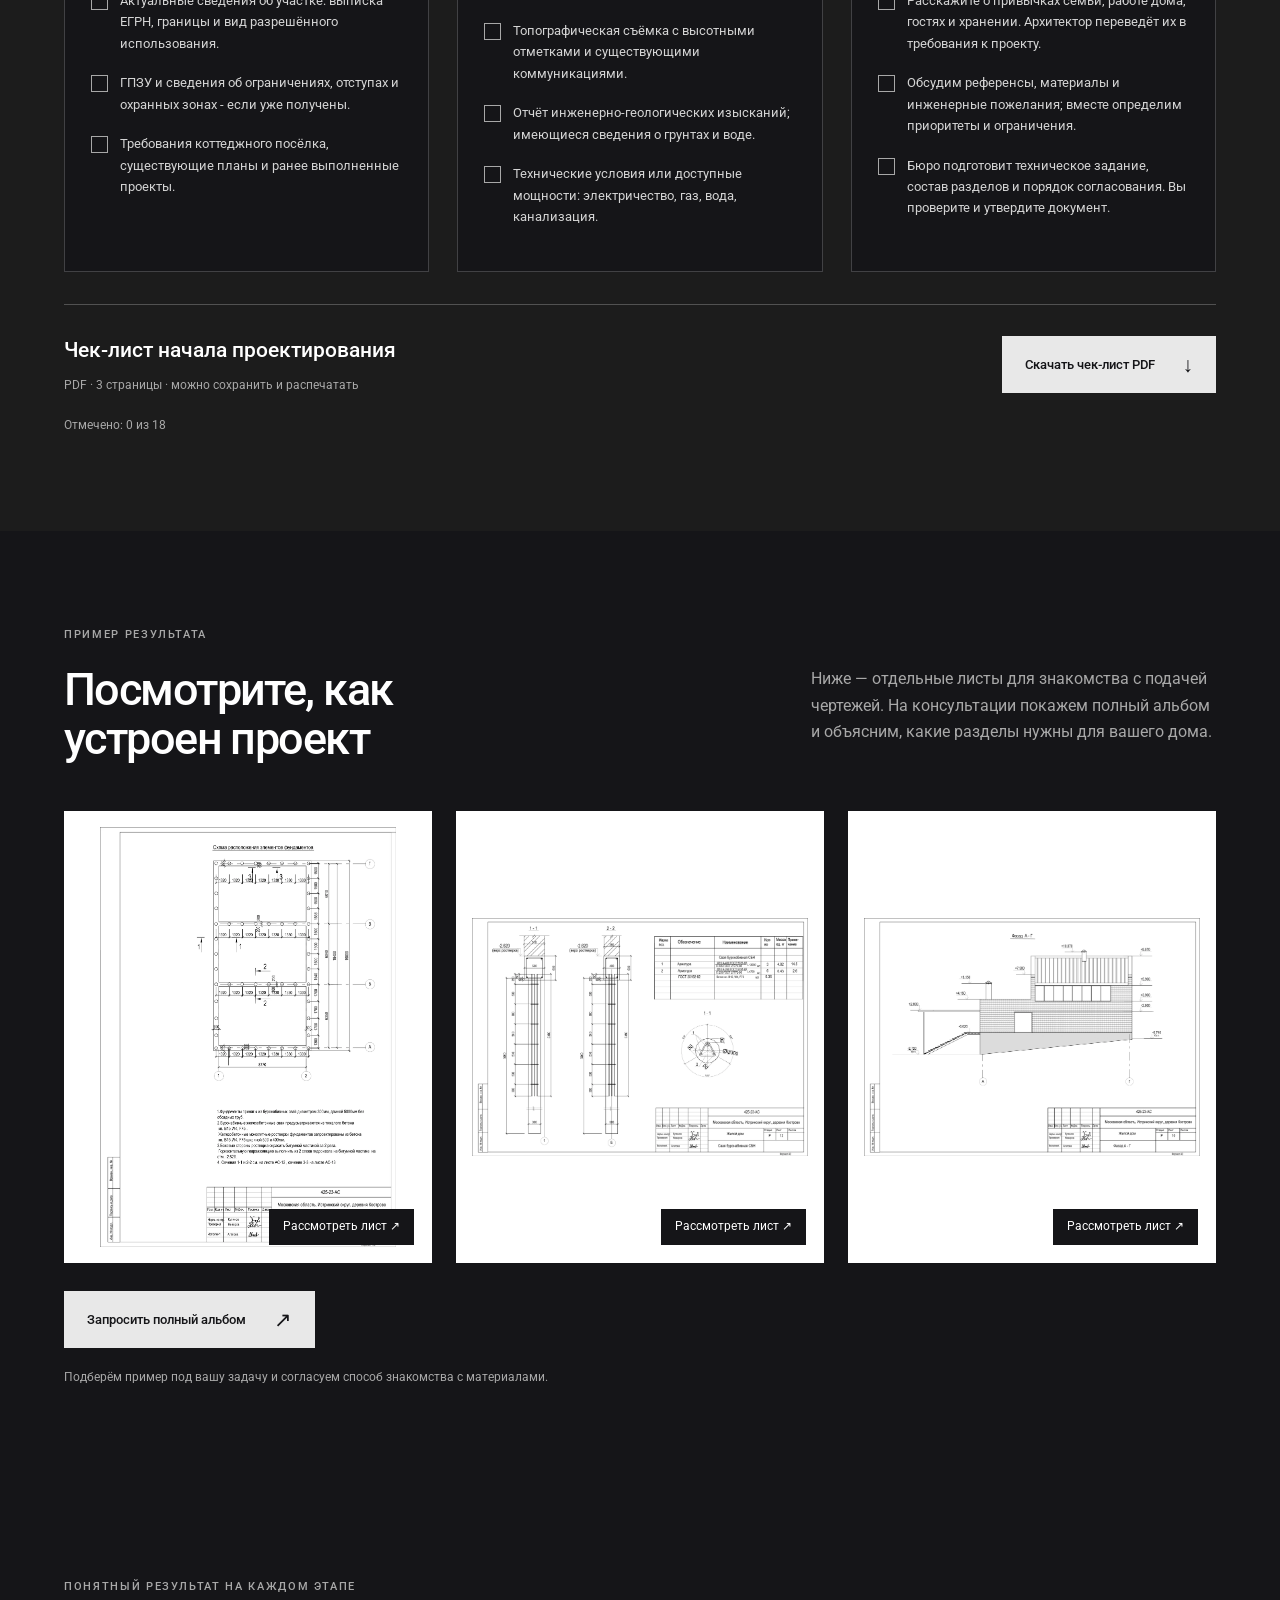
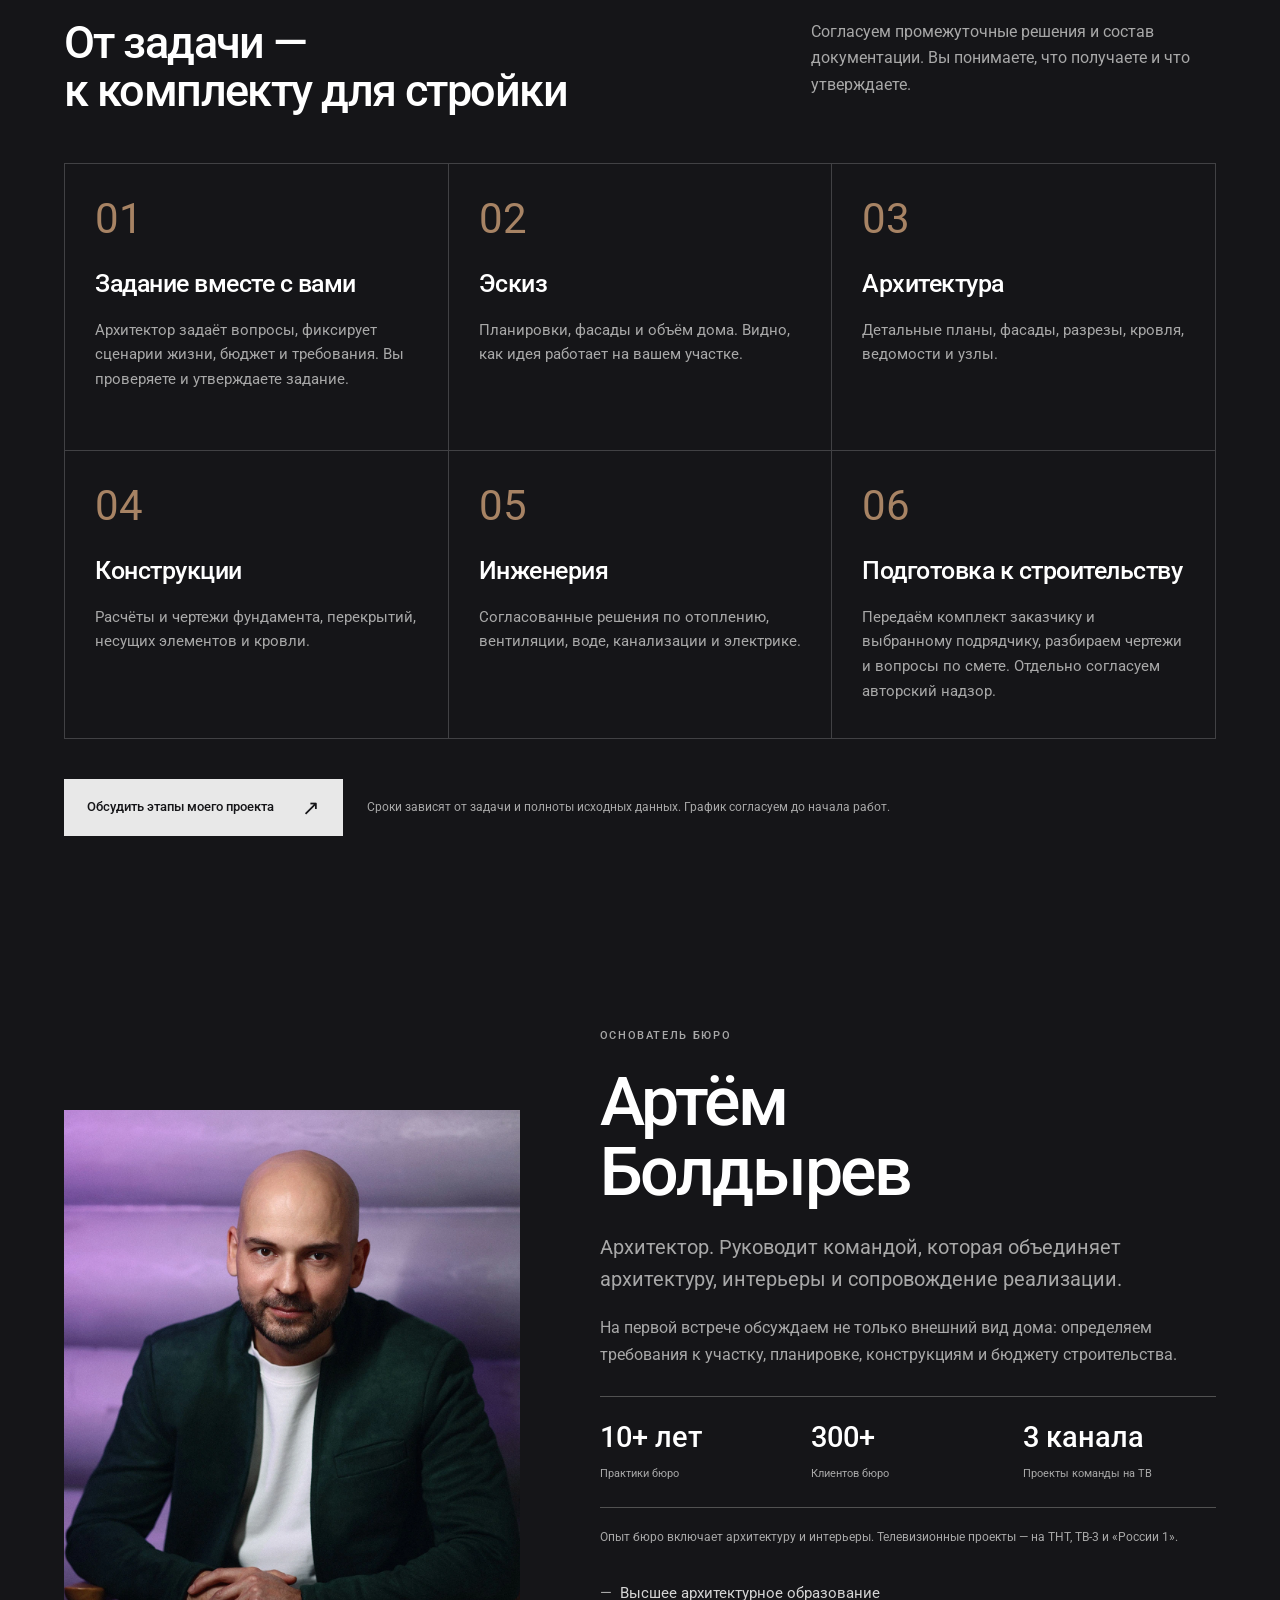
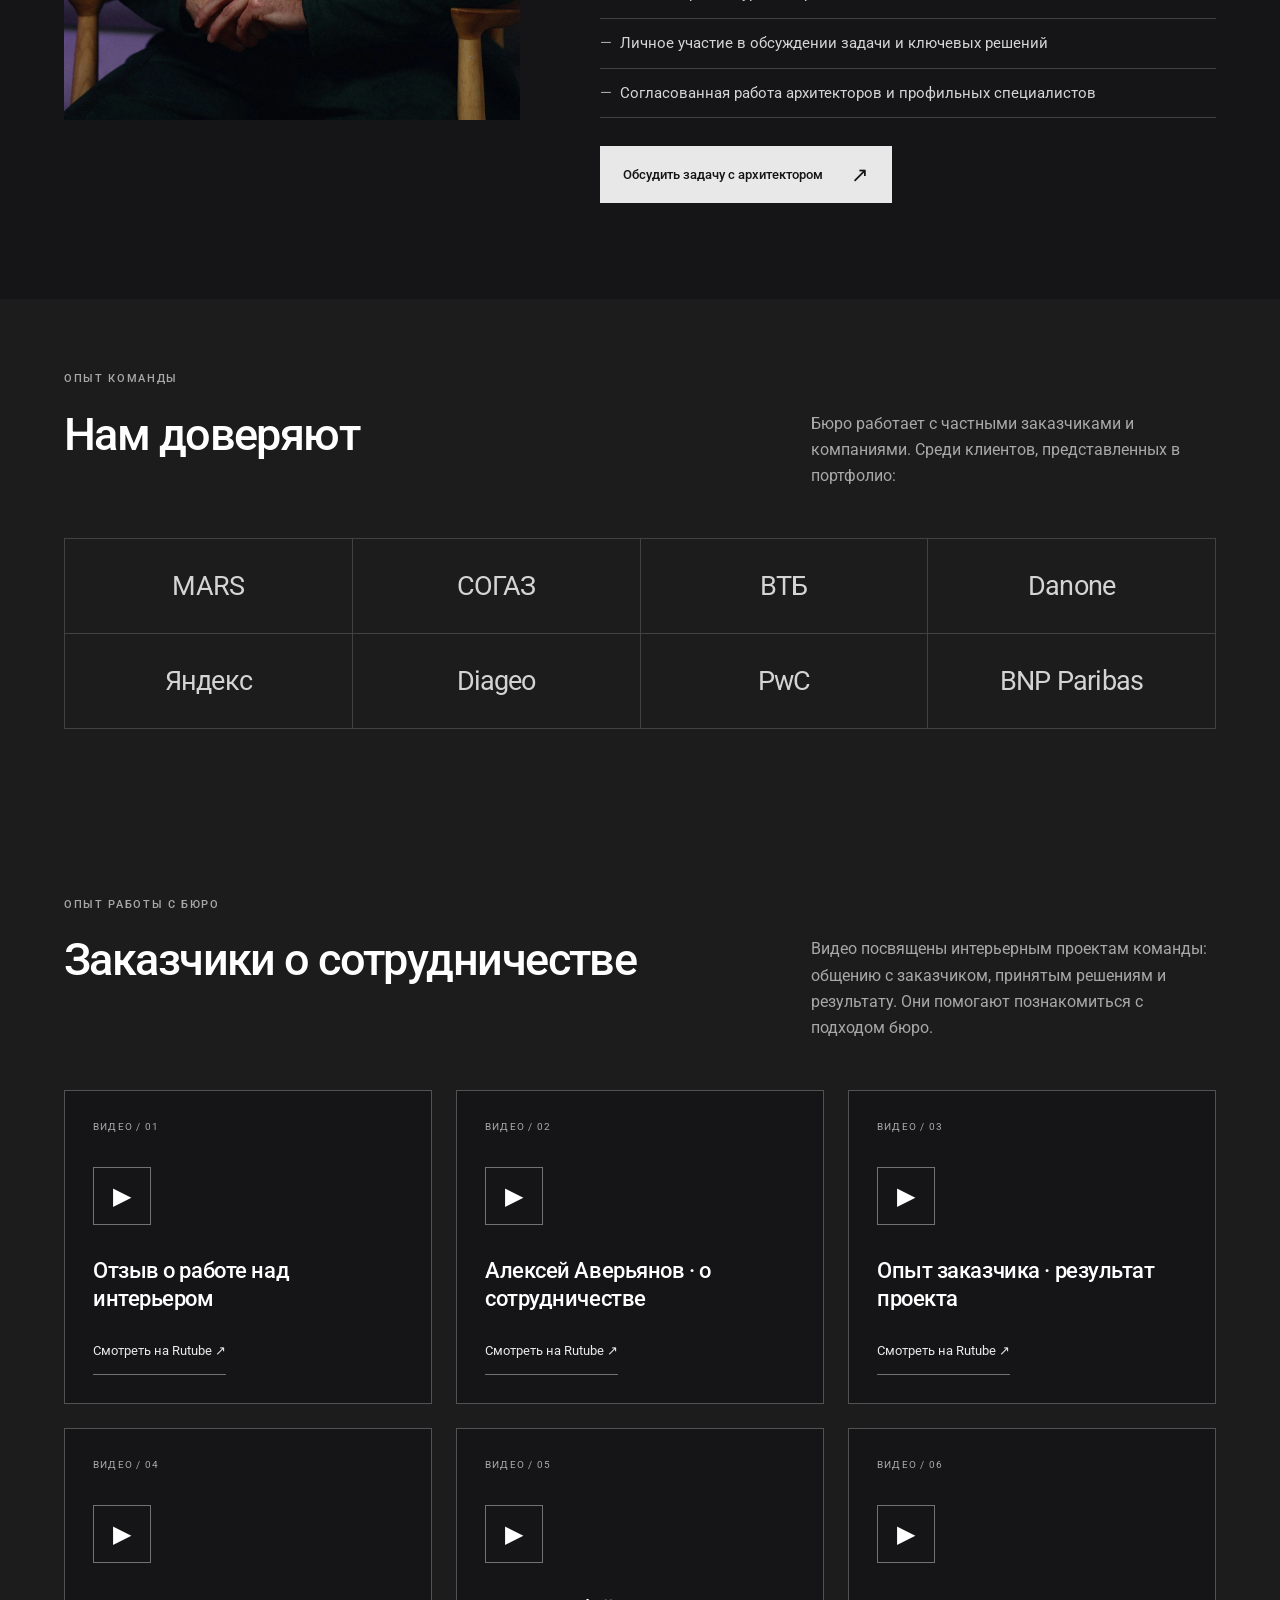
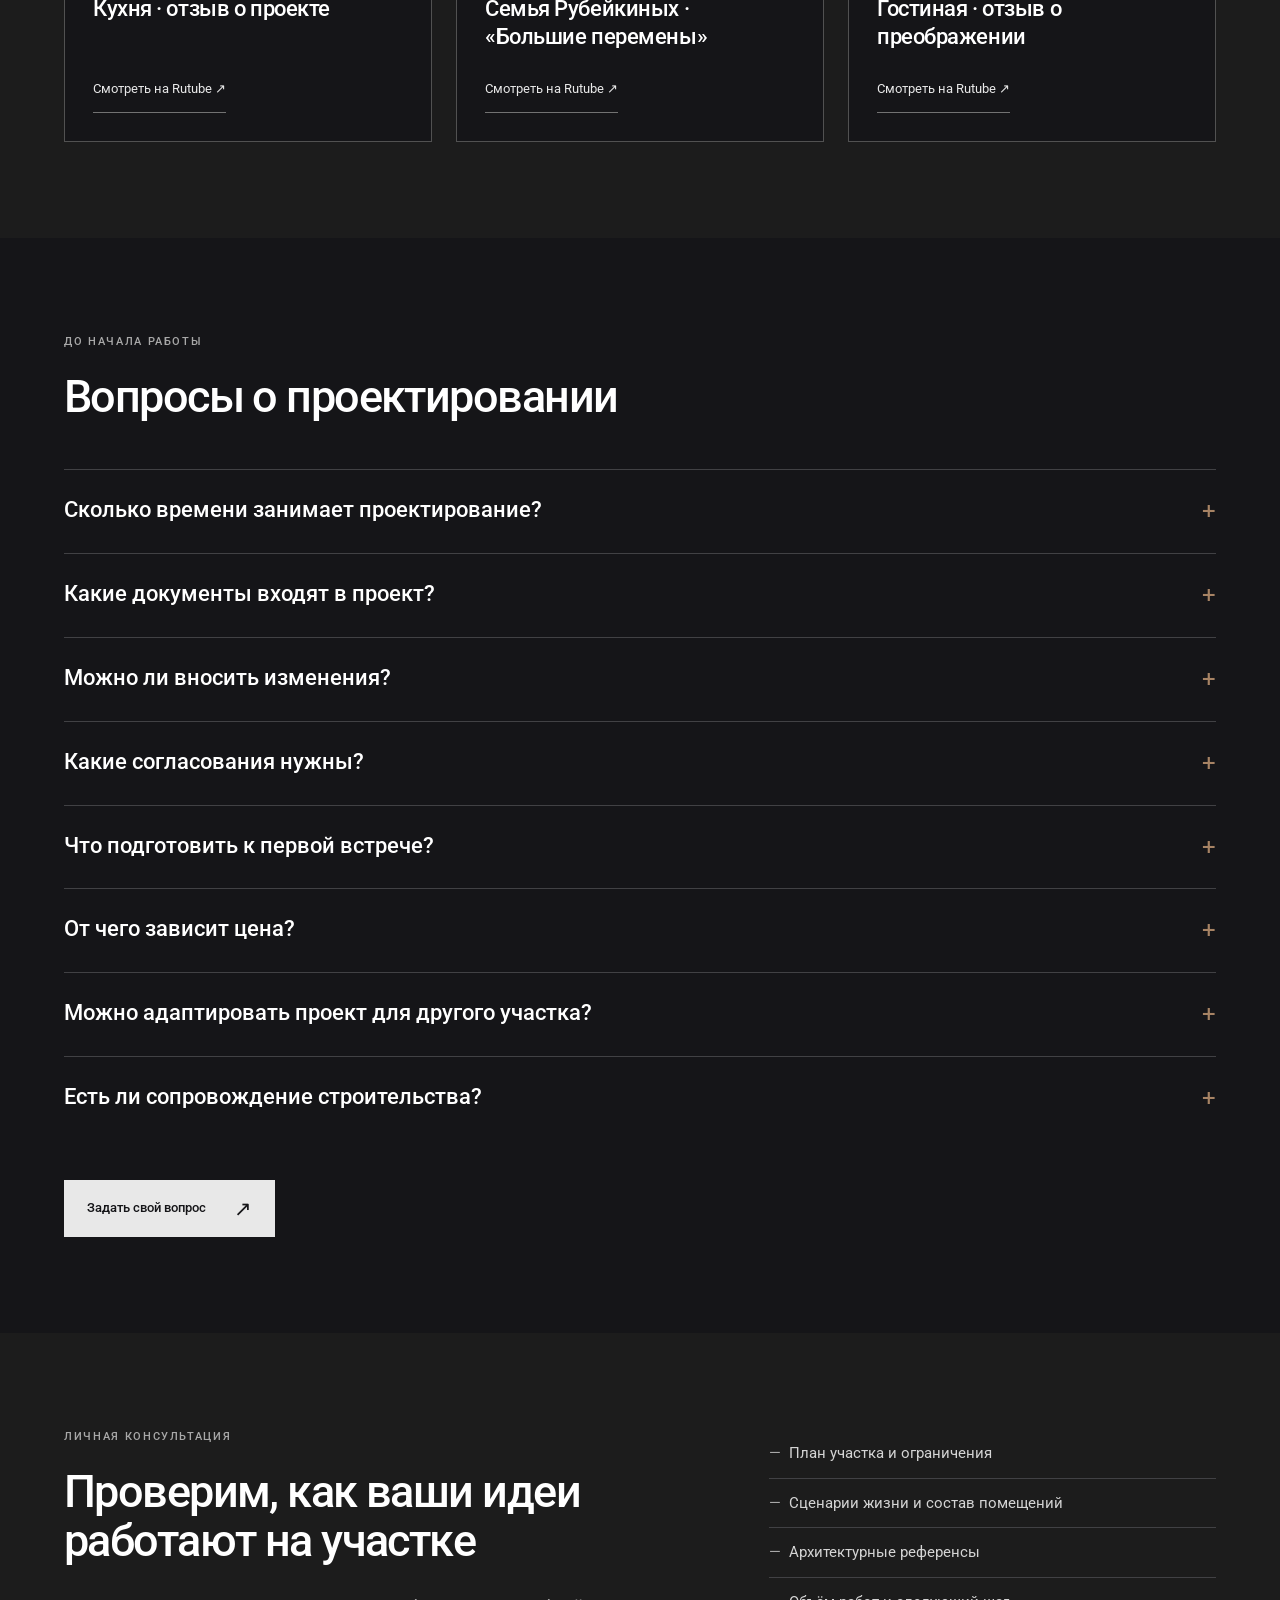
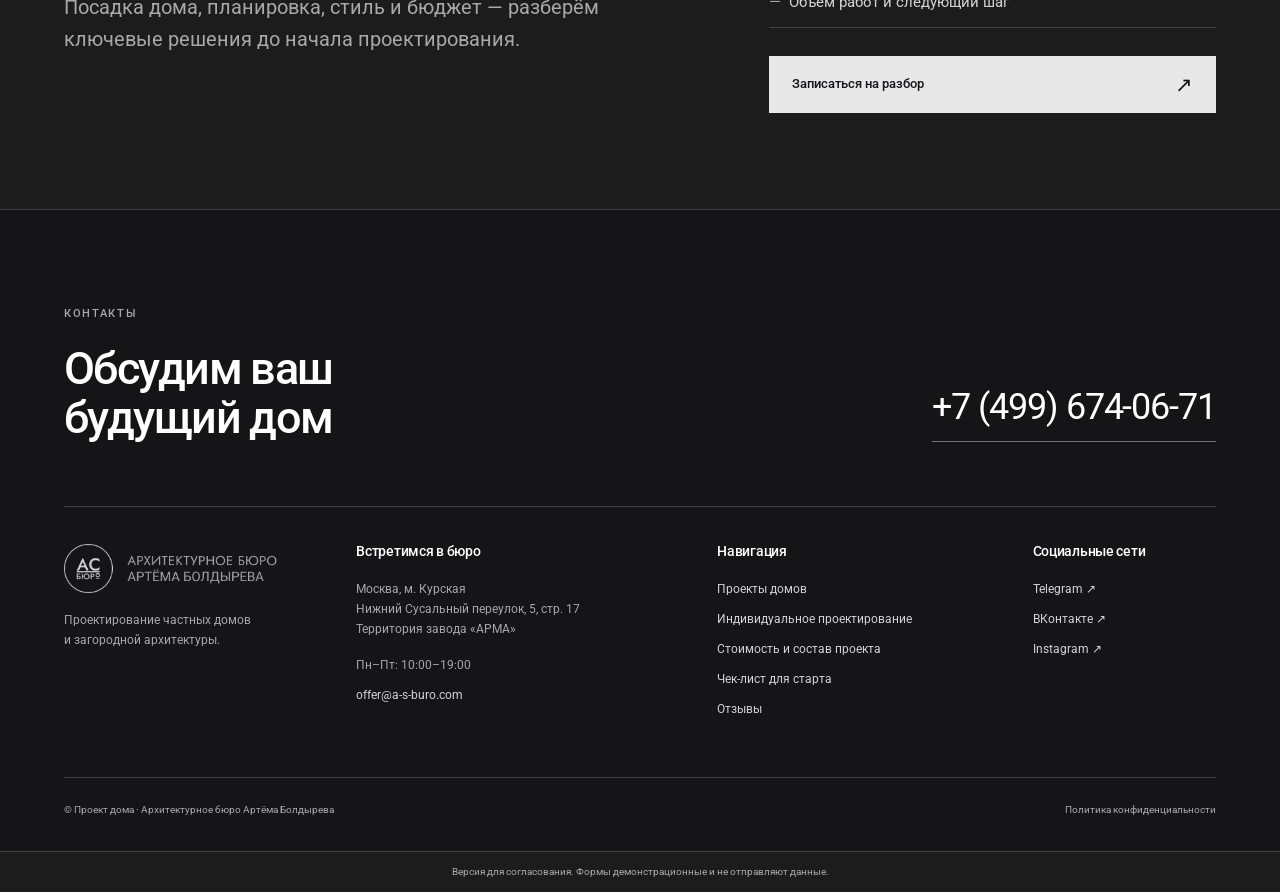
<file: project-doma/service.html>
<!doctype html><html lang="ru"><head><meta charset="utf-8"><meta name="viewport" content="width=device-width,initial-scale=1"><meta name="robots" content="noindex,nofollow"><title>Индивидуальное проектирование — Проект дома</title><meta name="description" content="Концепция редизайна архитектурного бюро. Дома, продуманные для жизни."><link rel="stylesheet" href="style.css"><link rel="stylesheet" href="architecture.css"><script src="checklist-data.js" defer></script><script src="catalog-data.js" defer></script><script src="project-details.js" defer></script><script src="app.js" defer></script></head><body data-page="service"><noscript>Для просмотра интерактивного макета включите JavaScript.</noscript></body></html>
</file>
<file: project-doma/style.css>
@import url('./assets/fonts.css');
:root{--bg:#151518;--surface:#212124;--line:#414144;--text:#f6f3ee;--muted:#c3c0bc;--bronze:#a78364;--accent:#d4b89b;--ink:#202023;--space:clamp(24px,5.55vw,88px)}
*{box-sizing:border-box}html{scroll-behavior:smooth;scroll-padding-top:24px}body{margin:0;background:var(--bg);color:var(--text);font:17px/1.6 Roboto,Arial,sans-serif}button,input,select{font:inherit}button,a,input,select{touch-action:manipulation}a{color:inherit;text-decoration:none}button{cursor:pointer}img{display:block;width:100%;object-fit:cover}button{color:inherit}button:focus-visible,a:focus-visible,input:focus-visible,select:focus-visible,summary:focus-visible{outline:2px solid var(--accent);outline-offset:5px}h1,h2,h3,p{margin:0}h1,h2,h3{font-family:Jost,Arial,sans-serif;font-weight:400;line-height:1.15}h1{font-size:clamp(48px,5.3vw,82px);letter-spacing:-.035em}h2{font-size:clamp(36px,3.4vw,52px);letter-spacing:-.025em}h3{font-size:28px;line-height:1.25}p{color:var(--muted)}.container{max-width:1600px;margin:auto;padding:0 var(--space)}.section{padding:100px var(--space);max-width:1600px;margin:auto}.surface{background:var(--surface)}.surface>.section{padding-top:88px;padding-bottom:88px}.label{font-size:11px;text-transform:uppercase;letter-spacing:.16em;color:var(--accent);display:block;margin-bottom:25px;font-weight:500}.section-head{display:flex;align-items:end;justify-content:space-between;gap:40px;margin-bottom:48px}.section-head h2{max-width:800px}.section-head p{max-width:450px}.lead{font-size:19px;line-height:1.65;max-width:650px}.small{font-size:13px;line-height:1.65}.muted{color:var(--muted)}.btn{display:inline-flex;align-items:center;justify-content:space-between;gap:24px;padding:17px 24px;min-height:58px;background:var(--accent);border:1px solid var(--accent);color:var(--ink);font-size:14px;line-height:1.4;font-weight:500;transition:background .2s,border-color .2s}.btn:hover{background:#e3ceb7;border-color:#e3ceb7}.btn.outline{background:transparent;border-color:var(--line);color:var(--text)}.btn.outline:hover{border-color:var(--accent)}.arrow{font-family:Arial,sans-serif;font-size:21px;line-height:1}.text-link{display:inline-flex;align-items:center;gap:20px;border-bottom:1px solid var(--line);padding:12px 0;font-size:14px}.text-link:hover{border-color:var(--accent);color:var(--accent)}.site-header{max-width:1600px;padding:25px var(--space);margin:auto;display:flex;align-items:center;justify-content:space-between;gap:36px;border-bottom:1px solid #ffffff12}.brand{width:228px;flex-shrink:0}.brand img{height:44px;object-fit:contain;object-position:left center}.site-header nav{display:flex;gap:30px;font-size:13px}.site-header nav a:hover,.site-header nav a[aria-current=page]{color:var(--accent)}.site-header .btn{min-height:48px;padding:13px 18px;font-size:13px}.mobile-menu{display:none;background:none;border:0;padding:12px 0;font-size:14px}.hero{padding-top:65px;padding-bottom:48px}.hero-grid{display:grid;grid-template-columns:1.6fr .85fr;gap:80px;align-items:end}.hero-grid .lead{font-size:17px}.hero-grid .btn{margin-top:30px;min-width:300px}.hero-image{width:100%;height:clamp(420px,47vw,700px);position:relative;overflow:hidden}.hero-image img{height:100%;object-position:center 54%}.hero-image button{position:absolute;bottom:32px;right:var(--space);background:#151518cc;border:1px solid #ffffff55;color:white;padding:12px 18px;font-size:13px;backdrop-filter:blur(6px)}.image-caption{padding:20px var(--space);display:flex;justify-content:space-between;font-size:12px;color:var(--muted);border-bottom:1px solid var(--line);max-width:1600px;margin:auto}.features{display:grid;grid-template-columns:repeat(3,1fr);gap:40px;margin-top:64px}.feature .number{font:14px Jost;color:var(--accent);display:block;border-bottom:1px solid var(--line);padding-bottom:20px;margin-bottom:24px}.feature h3{font-size:26px;max-width:340px}.feature p{margin-top:18px;font-size:15px}.light{background:var(--text);color:var(--ink)}.light p{color:#555558}.light .label{color:#806245}.light .section-head{margin-bottom:40px}.calc-grid{display:grid;grid-template-columns:repeat(3,1fr);gap:24px}.field-label{display:block;font-size:13px;margin-bottom:10px}input,select{width:100%;border:1px solid var(--line);padding:16px;background:var(--surface);color:var(--text);min-height:56px;border-radius:0}select{appearance:auto}input::placeholder{color:var(--muted)}.light input,.light select{background:transparent;color:var(--ink);border-color:#c6c0b8}.calc-bottom{display:flex;gap:40px;align-items:center;justify-content:space-between;margin-top:28px}.calc-bottom p{max-width:620px}.project-grid{display:grid;grid-template-columns:repeat(2,minmax(0,1fr));gap:48px 32px}.project-card{display:block;min-width:0}.project-card .image-wrap{overflow:hidden;position:relative}.project-card img{aspect-ratio:1.5;transition:transform .5s}.project-card:hover img{transform:scale(1.025)}.project-card .image-wrap .round{position:absolute;bottom:20px;right:20px;display:grid;place-items:center;width:43px;height:43px;border:1px solid #ffffff90;border-radius:50%;background:#1515186b}.project-card .project-meta{display:flex;justify-content:space-between;gap:16px;color:var(--accent);font-size:11px;text-transform:uppercase;letter-spacing:.1em;margin-top:22px;margin-bottom:10px}.project-card h3{font-size:29px}.project-card p{font-size:14px;margin-top:10px}.section-action{margin-top:40px}.service-list{margin-top:48px}.service-row{display:grid;grid-template-columns:70px 1fr 1.1fr 40px;gap:32px;border-top:1px solid var(--line);padding:30px 0;align-items:start}.service-row .number{color:var(--accent);font:14px Jost}.service-row p{font-size:15px}.service-row:last-child{border-bottom:1px solid var(--line)}.service-row:hover h3{color:var(--accent)}.founder{display:grid;grid-template-columns:.85fr 1.15fr;gap:100px;align-items:center}.portrait{height:560px;background:linear-gradient(140deg,#2e2e31,#18181b);overflow:hidden}.portrait img{height:100%;object-fit:contain;object-position:center bottom}.founder h2{margin-bottom:28px}.founder .signature{color:var(--text);font-size:14px;margin:28px 0}.journal-grid{display:grid;grid-template-columns:repeat(3,1fr);gap:32px}.journal-card img{aspect-ratio:1.5}.journal-card .label{margin-top:22px;margin-bottom:14px}.journal-card h3{font-size:26px}.journal-card p{font-size:14px;margin-top:16px}.footer .section{padding-bottom:32px}.footer-cta{display:flex;align-items:end;gap:64px;justify-content:space-between;padding-bottom:64px}.footer-cta h2{max-width:800px}.footer-cta .btn{flex-shrink:0}.footer-bottom{display:grid;grid-template-columns:1fr 1fr 1fr;gap:32px;padding:36px 0;border-top:1px solid var(--line)}.footer-bottom p,.footer-bottom a{font-size:14px}.footer-phone{font:28px Jost!important}.footer-small{display:flex;justify-content:space-between;padding-top:24px;border-top:1px solid var(--line);font-size:12px;color:var(--muted)}.crumbs{font-size:12px;color:var(--muted);margin-bottom:40px;display:flex;gap:14px;flex-wrap:wrap}.crumbs a{color:var(--accent)}.service-hero{padding-top:40px;padding-bottom:56px}.service-hero h1{max-width:920px}.service-hero .hero-grid{margin-top:28px;grid-template-columns:1.5fr 1fr;align-items:center}.service-hero .hero-grid .btn{margin:0}.service-hero .hero-grid p{max-width:650px}.scope-grid{display:grid;grid-template-columns:repeat(3,1fr);gap:28px}.scope{padding:32px;background:var(--surface);border-top:2px solid var(--bronze)}.scope .label{margin-bottom:24px}.scope h3{margin-bottom:26px}.scope ul{padding-left:18px;color:var(--muted);font-size:15px;line-height:1.8}.scope .small{border-top:1px solid var(--line);padding-top:20px}.steps{margin-top:48px}.step{display:grid;grid-template-columns:70px 1fr 1fr;gap:32px;padding:30px 0;border-top:1px solid var(--line)}.step>span{font:18px Jost;color:var(--accent)}.step p{font-size:16px}.document-grid{display:grid;grid-template-columns:repeat(3,1fr);gap:28px}.document-preview{background:#fff;border:0;padding:16px;position:relative}.document-preview img{height:400px;object-fit:contain}.document-preview span{position:absolute;bottom:18px;right:18px;background:var(--ink);color:white;padding:8px 14px;font-size:12px}.faq{max-width:1000px;margin-top:40px}.faq details{border-top:1px solid var(--line);padding:24px 0}.faq summary{cursor:pointer;font:25px/1.4 Jost;list-style:none;display:flex;justify-content:space-between;gap:32px}.faq summary::after{content:'+';color:var(--accent)}.faq details[open] summary::after{content:'−'}.faq details p{padding-top:18px;max-width:830px;font-size:16px}.catalog-title{padding-top:40px;padding-bottom:44px}.catalog-title p{margin-top:24px;max-width:650px}.catalog-layout{display:grid;grid-template-columns:246px minmax(0,1fr);gap:56px;padding-bottom:88px}.filters{align-self:start;border-top:1px solid var(--line);padding-top:24px}.filters-head{display:flex;justify-content:space-between;align-items:center;margin-bottom:24px}.filters-head h3{font-size:23px}.reset{border:0;background:none;color:var(--accent);font-size:12px;padding:8px}.filter-group{border:0;border-bottom:1px solid var(--line);padding:0 0 24px;margin:0 0 24px}.filter-group legend{font-size:15px;margin-bottom:14px}.check{display:flex;align-items:center;gap:10px;color:var(--muted);font-size:14px;margin-bottom:12px;cursor:pointer}.check input{appearance:none;width:17px;height:17px;min-height:0;flex:0 0 17px;border:1px solid #717176;padding:0;display:grid;place-content:center}.check input:checked{background:var(--accent);border-color:var(--accent)}.check input:checked::after{content:'✓';color:var(--ink);font-size:13px;font-weight:bold}.two-input{display:flex;gap:10px}.two-input input{width:calc(50% - 5px);font-size:13px;padding:10px;min-height:44px}.catalog-toolbar{display:flex;justify-content:space-between;align-items:center;gap:16px;margin-bottom:28px;font-size:13px}.catalog-toolbar select{width:220px;padding:10px 14px;min-height:44px;font-size:13px;background:none}.catalog-grid{gap:40px 28px}.catalog-grid .project-card h3{font-size:24px}.catalog-grid .project-card img{aspect-ratio:1.3}.chips{display:flex;flex-wrap:wrap;gap:8px;margin-bottom:24px}.chip{background:var(--surface);border:1px solid var(--line);padding:8px 12px;font-size:12px;color:var(--text)}.filter-toggle{display:none}.empty{padding:60px 24px;border:1px solid var(--line);text-align:center;grid-column:1/-1}.empty h3{margin-bottom:20px}.catalog-note{margin-top:40px;border-top:1px solid var(--line);padding-top:24px;max-width:700px}.seo-row{display:grid;grid-template-columns:1fr 1fr;gap:80px}.seo-row p{margin-bottom:22px}.project-intro{padding-top:40px;padding-bottom:40px}.project-intro h1{max-width:1000px}.project-topline{display:flex;align-items:center;justify-content:space-between;gap:24px}.project-specs{display:grid;grid-template-columns:repeat(3,1fr) 1.6fr;gap:32px;align-items:center;padding:40px var(--space);max-width:1600px;margin:auto;border-bottom:1px solid var(--line)}.spec span{display:block;font-size:12px;color:var(--muted);margin-bottom:4px}.spec strong{font:32px Jost}.gallery-main{position:relative}.gallery-main>img{height:650px}.gallery-controls{position:absolute;bottom:24px;left:var(--space);right:var(--space);display:flex;justify-content:space-between;align-items:center}.gallery-controls button{background:#151518d9;border:1px solid #ffffff66;padding:12px 20px;color:white}.gallery-count{font-size:13px;background:#151518b8;padding:10px 18px}.thumbs{display:flex;gap:16px;padding-top:20px}.thumb{width:155px;border:1px solid transparent;padding:4px;background:none}.thumb img{height:94px}.thumb.active{border-color:var(--accent)}.project-body{display:grid;grid-template-columns:1.2fr 1fr;gap:100px}.project-body h2{margin-bottom:28px}.project-body p{margin-bottom:22px}.project-detail-list{border-top:1px solid var(--line)}.detail-row{display:flex;gap:20px;justify-content:space-between;padding:20px 0;border-bottom:1px solid var(--line);font-size:14px}.detail-row span{color:var(--muted)}dialog{background:var(--surface);color:var(--text);border:1px solid var(--line);padding:40px;width:min(560px,calc(100% - 32px));max-height:90vh;overflow:auto}dialog::backdrop{background:#08080bd9;backdrop-filter:blur(4px)}dialog h2{font-size:38px;margin-bottom:16px}dialog .close{float:right;border:0;background:none;color:var(--muted);font-size:26px;margin:-20px -15px 0 12px;width:44px;height:44px}dialog form{display:grid;gap:20px;margin-top:28px}dialog .btn{width:100%;margin-top:4px}dialog .small{font-size:12px}.consent{display:flex;align-items:start;gap:12px;font-size:12px;color:var(--muted)}.consent input{width:18px;min-height:18px;margin:3px 0;flex-shrink:0;accent-color:var(--accent)}#lightbox{width:min(1300px,95vw);padding:30px}#lightbox img{max-height:80vh;object-fit:contain}.mobile-drawer{width:100%;height:100%;max-height:100%;max-width:100%;border:0;margin:0;padding:28px}.menu-links{display:grid;gap:24px;margin-top:60px;font:32px Jost}.prototype-note{font-size:11px;color:#a9a6a1;border-top:1px solid var(--line);padding:12px var(--space);background:var(--surface);text-align:center}.toast{padding:16px;background:#282d28;font-size:14px;line-height:1.5;margin-top:16px}.gallery-controls button:hover{background:var(--ink)}.review-nav{padding:16px 24px;display:flex;gap:24px;justify-content:center;flex-wrap:wrap;border-bottom:1px solid var(--line);font-size:12px}.review-nav a:hover{color:var(--accent)}[hidden]{display:none!important}
@media(min-width:1600px){.hero-image,.gallery-main{max-width:1600px;margin:auto}}
@media(max-width:1100px){.site-header nav{gap:18px}.site-header .btn{display:none}.hero-grid{gap:40px}.founder{gap:48px}.catalog-layout{grid-template-columns:210px 1fr;gap:30px}.project-specs{gap:20px}.hero-grid .btn{min-width:0}}
@media(max-width:760px){body{font-size:16px}.section{padding:64px 24px}.surface>.section{padding-top:64px;padding-bottom:64px}.site-header{padding:22px 24px;gap:20px}.brand{width:204px}.brand img{height:39px}.site-header nav{display:none}.mobile-menu{display:block}.hero{padding:38px 24px 32px}.hero h1{font-size:47px;line-height:1.08}.hero-grid{grid-template-columns:1fr;gap:24px}.hero-grid .lead{font-size:16px}.hero-grid .btn{width:100%;margin-top:24px}.label{font-size:10px;margin-bottom:20px;letter-spacing:.13em}.hero-image{height:350px}.hero-image button{right:24px;bottom:20px;font-size:11px;padding:9px 12px}.image-caption{padding:18px 24px;font-size:11px}.image-caption span:last-child{display:none}.section-head{display:block;margin-bottom:32px}.section-head p{margin-top:24px}.section-head .text-link{margin-top:20px}h2{font-size:36px;line-height:1.18}h3{font-size:25px}.lead{font-size:17px}.features{grid-template-columns:1fr;gap:32px;margin-top:40px}.feature h3{font-size:26px}.feature p{font-size:15px}.calc-grid{grid-template-columns:1fr;gap:22px}.calc-bottom{display:block;margin-top:24px}.calc-bottom .btn{width:100%;margin-bottom:20px}.calc-bottom p{font-size:12px}.project-grid{grid-template-columns:1fr;gap:40px}.project-card h3{font-size:27px}.project-card img{aspect-ratio:1.4}.project-card .project-meta{margin-top:18px;font-size:10px}.project-card p{font-size:13px}.section-action .btn{width:100%}.service-row{grid-template-columns:32px 1fr;gap:12px;padding:24px 0}.service-row h3{font-size:25px}.service-row p{grid-column:2}.service-row>.arrow{display:none}.founder{grid-template-columns:1fr;gap:36px}.portrait{height:380px}.founder .btn{width:100%}.journal-grid{grid-template-columns:1fr;gap:40px}.journal-card h3{font-size:27px}.journal-card img{aspect-ratio:1.65}.footer-cta{display:block;padding-bottom:40px}.footer-cta .btn{width:100%;margin-top:28px}.footer-bottom{grid-template-columns:1fr;gap:24px;padding:30px 0}.footer-small{display:block;font-size:11px}.footer-small a{display:block;margin-top:12px}.crumbs{margin-bottom:28px;font-size:11px}.service-hero{padding:28px 24px 36px}.service-hero h1{font-size:43px}.service-hero .hero-grid{grid-template-columns:1fr;gap:24px}.service-hero .hero-grid p{font-size:16px}.scope-grid{grid-template-columns:1fr;gap:20px}.scope{padding:28px}.steps{margin-top:32px}.step{grid-template-columns:32px 1fr;gap:16px}.step h3{font-size:25px}.step p{grid-column:2;font-size:15px}.document-grid{grid-template-columns:1fr;gap:20px}.document-preview img{height:340px}.faq summary{font-size:23px}.faq details p{font-size:15px}.catalog-title{padding:28px 24px 32px}.catalog-title h1{font-size:45px}.catalog-title p{font-size:15px}.catalog-layout{display:block;padding-bottom:56px}.filters{display:none}.filter-toggle{display:inline-flex;align-items:center;gap:12px;min-height:44px;padding:10px 16px;background:none;border:1px solid var(--line);font-size:13px}.catalog-toolbar{flex-wrap:wrap;margin-bottom:24px}.catalog-toolbar select{width:180px;font-size:12px}.result-count{width:100%;order:3;margin-top:12px}.catalog-grid .project-card h3{font-size:26px}.catalog-grid .project-card img{aspect-ratio:1.35}.seo-row{grid-template-columns:1fr;gap:24px}.project-intro{padding:28px 24px}.project-intro h1{font-size:43px}.project-topline{display:block}.project-specs{grid-template-columns:repeat(3,1fr);gap:20px;padding:28px 24px}.project-specs .btn{grid-column:1/-1}.spec span{font-size:10px}.spec strong{font-size:26px}.gallery-main>img{height:330px}.gallery-controls{left:20px;right:20px;bottom:18px}.gallery-controls button{padding:8px 12px;font-size:12px}.gallery-count{font-size:11px;padding:8px 10px}.thumbs{gap:10px}.thumb{width:100px}.thumb img{height:62px}.project-body{grid-template-columns:1fr;gap:36px}.project-body p{font-size:16px}.detail-row{font-size:13px}.footer .section{padding-bottom:28px}dialog{padding:28px 24px}dialog h2{font-size:32px}dialog .close{margin:-12px -12px 0 8px}.mobile-drawer .filters{display:block;border:0}.mobile-drawer h2{font-size:30px}#lightbox{padding:18px}#lightbox img{max-height:75vh}.review-nav{gap:12px;font-size:10px;padding:12px}.prototype-note{font-size:10px;padding:12px 24px}.hide-mobile{display:none}}
@media(prefers-reduced-motion:reduce){html{scroll-behavior:auto}*{transition:none!important}}
</file>
<file: project-doma/architecture.css>
/* Project Doma: original neutral palette, architectural typography and section system. */
:root{--bg:#151518;--surface:#1c1c1c;--line:#414144;--text:#fff;--muted:#a8a8a8;--bronze:#a78364;--accent:#e8e8e8;--ink:#151518;--space:clamp(24px,5vw,80px)}
body{font:16px/1.65 Roboto,Arial,sans-serif}h1,h2,h3{font-family:Roboto,Arial,sans-serif;font-weight:500}h1{font-size:clamp(46px,5.1vw,76px);line-height:1.04;letter-spacing:-.04em}h2{font-size:clamp(36px,3.5vw,52px);line-height:1.08;letter-spacing:-.035em}h3{font-size:24px;line-height:1.25;letter-spacing:-.02em}p{color:var(--muted)}.section{padding:96px var(--space);max-width:1600px;margin:auto}.panel{background:var(--surface)}.label{font:500 11px/1.4 Roboto,Arial,sans-serif;color:#a8a8a8;letter-spacing:.15em;margin:0 0 24px}.section-head{align-items:start;margin-bottom:48px;gap:52px}.section-head h2{max-width:800px}.section-head p{font-size:16px;max-width:405px}.lead{font-size:20px;line-height:1.6}.small{font-size:12px;line-height:1.6}.btn{background:#e8e8e8;border-color:#e8e8e8;color:#151518;min-height:56px;padding:17px 22px;font-size:13px;gap:28px;border-radius:0;box-shadow:none}.btn:hover{background:#fff;border-color:#fff}.btn.outline{background:transparent;border-color:#727272;color:#fff}.btn.outline:hover{background:#282828;border-color:#fff}.btn:disabled{opacity:.35;cursor:not-allowed}.arrow{font-family:Arial,sans-serif}.text-link{color:#e8e8e8;font-size:13px;border-color:#727272}.text-link:hover{color:#fff;border-color:#fff}.utility{max-width:1600px;margin:auto;display:flex;gap:30px;justify-content:space-between;padding:12px var(--space);font-size:11px;color:#a8a8a8;background:#1c1c1c}.utility a{color:#fff}.site-header{padding:25px var(--space);gap:32px;border-bottom:1px solid #414144}.brand{width:210px}.brand strong{font-size:22px;line-height:1;letter-spacing:-.04em;color:#fff;display:block}.brand strong span{display:block;font-size:8px;letter-spacing:.2em;margin-top:9px;font-weight:400}.site-header nav{font-size:12px;gap:23px}.site-header .btn{background:none;color:white;border-color:#727272}.site-header nav a[aria-current=page]{text-decoration:underline;text-underline-offset:8px}.mobile-menu{color:#fff}
.architectural-hero{height:770px;position:relative;overflow:hidden;padding:76px var(--space) 45px;display:flex;flex-direction:column;justify-content:space-between;background:#151518}.hero-photo,.hero-shade{position:absolute;inset:0}.hero-photo img{width:100%;height:100%;object-fit:cover;object-position:center}.hero-shade{background:linear-gradient(90deg,rgba(10,10,12,.94) 0%,rgba(10,10,12,.70) 42%,rgba(10,10,12,.06) 77%)}.hero-content{position:relative;max-width:850px;z-index:1}.hero-content .label{color:#e8e8e8}.hero-content p{font-size:17px;line-height:1.65;max-width:540px;color:#e8e8e8;margin-top:28px}.hero-actions{display:flex;gap:14px;margin-top:32px}.hero-actions .outline{background:#15151880}.hero-bottom{position:relative;z-index:1;display:flex;justify-content:space-between;gap:24px;font-size:10px;letter-spacing:.1em;color:#fff;border-top:1px solid #ffffff55;padding-top:20px}.hero-bottom a{font-size:12px;letter-spacing:0}.calc-section{border-bottom:1px solid #414144}.calc-grid{grid-template-columns:1fr 1.5fr 1.2fr}.calc-grid input,.calc-grid select,.selection-form select{background:#282828;border-color:#515151;color:#fff}.field-label{font-size:12px}.calc-bottom{justify-content:space-between;align-items:center;margin-top:30px;border-top:1px solid #414144;padding-top:30px}.estimate-result span{display:block;font-size:12px;color:#a8a8a8;margin-bottom:8px}.estimate-result output{font-size:44px;font-weight:500;line-height:1;letter-spacing:-.035em;color:#fff}.calc-foot{display:flex;justify-content:space-between;gap:40px;align-items:center;margin-top:24px}.calc-foot p{max-width:680px}.calc-foot a{flex-shrink:0}.item-index{font-size:11px;line-height:1.5;letter-spacing:.09em;color:#a8a8a8;display:block;margin-bottom:26px}.service-grid{display:grid;grid-template-columns:repeat(6,1fr);gap:24px}.service-tile{display:block;grid-column:span 2;background:#1c1c1c}.service-tile:nth-child(n+4){grid-column:span 3}.service-tile img{height:230px}.service-tile>div{padding:28px}.service-tile .item-index{margin-bottom:16px}.service-tile h3{font-size:25px}.service-tile p{font-size:14px;line-height:1.6;margin:16px 0 4px}.service-tile .text-link{margin-top:10px}.project-grid{grid-template-columns:repeat(3,minmax(0,1fr));gap:40px 24px}.project-card .image-wrap{position:relative;background:#282828}.project-card img{aspect-ratio:1.4;object-fit:cover}.project-card .round{border-radius:0!important;background:#151518bf!important;bottom:12px!important;right:12px!important;width:36px!important;height:36px!important}.project-card .project-meta{font-size:9px;letter-spacing:.06em;color:#a8a8a8;line-height:1.5;margin-top:18px;gap:12px}.project-card h3{font-size:23px;line-height:1.3;letter-spacing:-.025em}.project-card p{font-size:13px}.fact-grid,.four-grid,.two-grid{display:grid;grid-template-columns:repeat(3,minmax(0,1fr));gap:30px 36px}.four-grid{grid-template-columns:repeat(4,minmax(0,1fr))}.two-grid{grid-template-columns:repeat(2,minmax(0,1fr));gap:32px}.fact-grid article,.four-grid article,.two-grid article{border-top:1px solid #727272;padding-top:24px}.fact-grid h3,.four-grid h3,.two-grid h3{font-size:23px;margin-bottom:16px}.fact-grid p,.four-grid p,.two-grid p{font-size:15px}.section-action{display:flex;align-items:center;flex-wrap:wrap;gap:24px;margin-top:40px}.section-action p{max-width:540px}.process-grid{display:grid;grid-template-columns:repeat(3,minmax(0,1fr));gap:1px;background:#414144;border:1px solid #414144}.process-grid article{background:#151518;padding:34px 30px;min-height:286px}.step-number{font-size:42px;line-height:1;font-weight:400;color:#a78364;display:block;margin-bottom:28px}.process-grid h3{margin-bottom:18px;font-size:25px}.process-grid p{font-size:15px}.split-content{display:grid;grid-template-columns:1fr 1fr;gap:64px;align-items:center}.split-content>div>img{height:470px;object-fit:cover}.split-content .technical-image img{object-fit:contain;background:#1c1c1c}.split-content .two-grid{align-self:start}.plain-list{list-style:none;padding:0;margin:24px 0 28px}.plain-list li{padding:12px 0 12px 20px;border-bottom:1px solid #414144;position:relative;font-size:15px;color:#d4d4d4}.plain-list li:before{content:'—';position:absolute;left:0;color:#a8a8a8}.founder{grid-template-columns:.85fr 1.15fr;gap:80px}.portrait{height:610px;background:#1c1c1c}.portrait img{object-fit:contain;object-position:center bottom}.founder h2{font-size:68px;line-height:1.03;margin-bottom:24px}.founder p{margin-top:20px}.founder .plain-list{margin-top:22px}.reviews-grid{display:grid;grid-template-columns:repeat(3,1fr);gap:24px}.reviews-grid article{background:#1c1c1c;border:1px solid #414144;padding:28px;display:flex;flex-direction:column}.quote-mark{font-size:64px;line-height:1;color:#a78364;height:52px}.reviews-grid blockquote{font-size:17px;line-height:1.7;margin:16px 0 32px;flex:1}.review-author{display:flex;gap:16px;align-items:center}.review-author img{width:50px;height:50px;object-fit:cover}.review-author strong{font-size:14px;font-weight:500}.review-author p{font-size:11px;line-height:1.5;margin-top:5px}.video-grid{display:grid;grid-template-columns:repeat(3,1fr);gap:24px}.video-grid:has(>.video-card:nth-child(2):last-child){grid-template-columns:1fr 1fr}.video-card{border:1px solid #515151;padding:28px;background:#151518;display:flex;flex-direction:column;min-height:300px}.video-top{font-size:10px;color:#a8a8a8;letter-spacing:.12em}.play-icon{font:24px Arial;color:white;border:1px solid #727272;width:58px;height:58px;display:grid;place-items:center;margin:32px 0}.video-card h3{font-size:22px;flex:1}.video-card .text-link{align-self:start;margin-top:16px}.video-card:hover{background:#282828}.client-strip{display:grid;grid-template-columns:repeat(4,1fr);gap:1px;background:#414144;border:1px solid #414144}.client-strip span{background:#1c1c1c;min-height:94px;display:flex;align-items:center;justify-content:center;font-size:27px;letter-spacing:-.03em;color:#d4d4d4}.compact{padding-top:72px;padding-bottom:72px}.journal-grid{grid-template-columns:repeat(3,1fr);gap:48px 28px}.journal-card h3{font-size:24px}.journal-card .label{color:#a8a8a8;margin:20px 0 14px}.journal-card p{font-size:14px}.journal-card img{aspect-ratio:1.6}.consultation-grid{display:grid;grid-template-columns:1.4fr 1fr;gap:80px}.consultation-grid .lead{margin-top:26px}.consultation-side .plain-list{margin-top:0}.consultation-side .btn{width:100%}.contact-head{display:flex;align-items:end;justify-content:space-between;gap:50px;margin-bottom:64px}.contact-phone{font-size:36px;line-height:1.2;white-space:nowrap;letter-spacing:-.03em;border-bottom:1px solid #727272;padding-bottom:12px}.footer{background:#151518;border-top:1px solid #414144}.footer-bottom{grid-template-columns:1.1fr 1.4fr 1.2fr .8fr;gap:40px;border-color:#414144;padding:36px 0 48px}.footer-bottom h3{font-size:14px;font-weight:500;margin-bottom:20px}.footer-bottom a{display:block;font-size:12px;margin:10px 0;color:#d4d4d4}.footer-bottom p{font-size:12px;margin-top:16px}.bureau-logo{max-width:260px;height:52px;object-fit:contain;object-position:left}.footer-small{font-size:10px;gap:30px}.prototype-note{background:#1c1c1c;color:#a8a8a8;font-size:10px}.checklist-grid{display:grid;grid-template-columns:repeat(3,1fr);gap:28px}.checklist-grid article{padding:26px;background:#151518;border:1px solid #414144}.checklist-grid .item-index{font-size:9px;line-height:1.6;min-height:28px;margin-bottom:18px}.checklist-grid h3{font-size:24px;margin-bottom:24px}.checklist-grid ul{list-style:none;padding:0;margin:0}.checklist-grid li{margin-bottom:18px}.checklist-grid label{display:flex;gap:12px;align-items:start;cursor:pointer;font-size:13px;line-height:1.65;color:#d4d4d4}.checklist-grid input{appearance:none;width:17px;height:17px;min-height:17px;margin:3px 0 0;padding:0;border:1px solid #a8a8a8;background:none;flex:0 0 17px}.checklist-grid input:checked{background:#a78364;border-color:#a78364}.checklist-grid input:checked::after{content:'✓';font-size:12px;color:#fff;display:block;text-align:center;line-height:15px}.download-bar{border-top:1px solid #515151;padding-top:28px;margin-top:32px;display:flex;align-items:center;justify-content:space-between;gap:32px}.download-bar strong{font-size:21px;font-weight:500}.download-bar p{font-size:12px;margin-top:8px}.checklist-progress{margin-top:20px}.types-grid{display:grid;grid-template-columns:repeat(3,minmax(0,1fr));gap:48px 28px}.types-grid h3{font-size:25px;margin:20px 0 15px}.types-grid p{font-size:14px;margin-bottom:22px}.types-grid .btn{font-size:12px;min-height:48px;padding:14px 17px;width:100%}.image-button{display:block;border:0;padding:0;background:#282828;width:100%;position:relative}.image-button img{height:260px;object-fit:cover}.image-zoom{position:absolute;right:12px;bottom:12px;width:32px;height:32px;display:grid;place-items:center;background:#151518bf;color:#fff;border:1px solid #727272;font-size:20px}.reference-cta{margin-top:48px;border:1px solid #727272;padding:36px;display:grid;grid-template-columns:1fr 1fr;gap:25px 44px}.reference-cta h3{font-size:30px}.reference-cta p{font-size:15px}.reference-cta .btn{grid-column:1/-1;justify-self:start}.pricing-grid{display:grid;grid-template-columns:repeat(3,minmax(0,1fr));gap:24px}.pricing-grid article{border:1px solid #515151;background:#151518;padding:30px;display:flex;flex-direction:column}.pricing-grid article:last-child{border-color:#a78364}.pricing-grid h3{font-size:26px;min-height:64px}.price{font-size:44px;color:#fff;letter-spacing:-.035em;margin:16px 0}.price span{font-size:17px;font-weight:400;letter-spacing:0;color:#a8a8a8}.pricing-grid .plain-list{margin-top:0;flex:1}.pricing-grid .plain-list li{font-size:13px}.pricing-grid .btn{width:100%;font-size:12px}.tariff-note{margin-top:26px}.document-grid{gap:24px}.document-preview{padding:16px;background:#fff}.document-preview img{height:420px}.document-preview span{background:#151518;color:#fff;font-size:12px}.document-downloads{display:flex;gap:20px;margin-top:28px}.faq{max-width:unset}.faq summary{font:500 22px/1.45 Roboto,Arial,sans-serif;align-items:start}.faq summary:after{display:none}.faq summary span{font-size:24px;color:#a78364;font-weight:400}.faq details p{font-size:16px;max-width:900px}.faq details{padding:24px 0}.catalog-title{padding-top:36px;padding-bottom:48px}.catalog-title .section-head p{margin-top:0}.catalog-title .section-head{margin-bottom:32px}.crumbs{font-size:11px;margin-bottom:44px}.crumbs a{color:#d4d4d4}.catalog-fast{display:flex;justify-content:space-between;align-items:center;gap:30px}.catalog-fast>a{font-size:13px}.catalog-section{padding-top:0;padding-bottom:80px}.catalog-layout{grid-template-columns:250px minmax(0,1fr);gap:44px;padding:0}.filters{padding-top:20px;border-color:#727272}.filters-head h3{font-size:20px}.reset{color:#a8a8a8}.filter-group{border:0;border-bottom:1px solid #414144;margin:0;padding:20px 0}.filter-group summary{display:flex;justify-content:space-between;font-size:14px;list-style:none;cursor:pointer}.filter-group summary span{color:#a8a8a8}.filter-group>div{padding-top:20px}.check{font-size:12px;gap:10px;margin-bottom:11px}.check:last-child{margin:0}.check input:checked{background:#a78364;border-color:#a78364}.check input:checked:after{color:#fff}.filter-range{margin:22px 0 0;padding:0;border:0}.filter-range legend{font-size:14px;margin-bottom:16px}.two-input input{font-size:12px;background:#1c1c1c;border-color:#515151}.catalog-grid{grid-template-columns:repeat(2,minmax(0,1fr));gap:40px 24px}.catalog-grid .project-card h3{font-size:22px}.catalog-grid .project-card img{aspect-ratio:1.35}.catalog-toolbar{margin-bottom:26px;font-size:12px;gap:20px}.catalog-toolbar select{border-color:#515151;width:218px;color:#e8e8e8;background:#151518;font-size:12px}.chip{background:#282828;font-size:11px;border-color:#515151}.chips{gap:8px;margin-bottom:24px}.chips:empty{margin:0}.dimension-note{width:100%;margin:8px 0}.pagination{margin-top:40px;display:flex;align-items:center;justify-content:space-between;gap:24px}.pagination span{font-size:13px}.pagination .btn{min-height:44px;padding:12px 18px;font-size:12px}.catalog-note{margin-top:28px}.selection-form{display:grid;grid-template-columns:1fr 1fr 1fr;gap:28px;align-items:end}.selection-form .btn{height:58px}.empty .btn{margin:24px 0}.empty .text-link{display:block;margin:auto}.project-intro{padding-top:36px;padding-bottom:48px}.project-intro h1{max-width:1140px;font-size:60px}.gallery-section{max-width:1600px;margin:auto}.gallery-main>img{height:700px;object-fit:cover;cursor:zoom-in}.gallery-controls button{border-radius:0}.thumbs{padding-top:22px}.thumb{width:180px}.thumb img{height:110px}.thumb.active{border-color:#a78364}.project-specs{padding:36px var(--space);gap:32px;grid-template-columns:repeat(3,1fr) 1.3fr}.spec strong{font:500 28px Roboto}.spec span{font-size:11px}.project-body{gap:90px}.project-body p{font-size:16px}.detail-row{font-size:13px;padding:20px 0}.detail-row strong{font-weight:500;text-align:right}.section-action .text-link{margin-left:10px}.no-image{height:270px;background:#282828;display:flex;align-items:center;justify-content:center;font-size:14px;color:#a8a8a8;border:1px solid #414144}.catalog-grid .no-image{aspect-ratio:1.35;height:auto}dialog{background:#1c1c1c;border-color:#515151;border-radius:0}dialog h2{font:500 34px/1.1 Roboto;letter-spacing:-.03em}dialog input{border-color:#515151;background:#282828}.mobile-drawer{background:#151518}.menu-links{font-family:Roboto;font-size:28px}#lightbox{background:#151518}.consent input{accent-color:#a78364}.toast{background:#282828}.review-nav{color:#fff}
@media(min-width:1600px){.panel{max-width:1600px}.architectural-hero{height:860px}}
@media(max-width:1150px){.site-header nav{gap:14px;font-size:11px}.site-header .btn{display:none}.hero-content{max-width:720px}.four-grid{grid-template-columns:repeat(2,1fr)}.split-content{gap:40px}.pricing-grid article{padding:24px}.footer-bottom{grid-template-columns:1fr 1fr}.consultation-grid{gap:40px}.contact-phone{font-size:30px}}
@media(max-width:760px){
 .utility{padding:10px 22px;font-size:10px}.utility>span{display:none}.utility a{margin-left:auto}.site-header{padding:21px 22px;gap:20px}.brand{width:200px}.brand strong{font-size:23px}.brand strong span{font-size:8px}.mobile-menu{font-size:12px}.section{padding:64px 22px}.section-head{display:block;margin-bottom:34px}.section-head h2{font-size:35px;line-height:1.12}.section-head p{font-size:15px;margin-top:22px}.label{font-size:9px;letter-spacing:.12em;margin-bottom:22px}h2{font-size:35px;line-height:1.12}h3{font-size:24px}.lead{font-size:18px}.architectural-hero{height:auto;min-height:830px;padding:47px 22px 26px;justify-content:flex-start}.hero-photo{top:auto;height:350px;bottom:0}.hero-photo img{object-position:center}.hero-shade{background:linear-gradient(180deg,#151518 0%,#151518 51%,rgba(21,21,24,.9) 59%,rgba(21,21,24,0) 81%)}.hero-content h1{font-size:46px;line-height:1.05;letter-spacing:-.04em}.hero-content p{font-size:15px;line-height:1.65;margin-top:24px;max-width:340px}.hero-actions{display:grid;grid-template-columns:1fr;gap:12px;margin-top:26px}.hero-actions .btn{width:100%;min-height:51px;font-size:12px;padding:15px 18px}.hero-actions .outline{background:#151518;border-color:#515151}.hero-bottom{margin-top:230px;font-size:8px;line-height:1.5;padding-top:16px;gap:20px}.hero-bottom span{max-width:190px}.hero-bottom a{font-size:10px;white-space:nowrap}.calc-section .section-head h2{font-size:35px}.calc-grid{grid-template-columns:1fr;gap:22px}.calc-grid input,.calc-grid select{font-size:14px;min-height:56px;padding:16px 12px}.calc-bottom{display:block;padding-top:24px;margin-top:26px}.estimate-result output{font-size:41px}.calc-bottom .btn{width:100%;margin-top:26px;margin-bottom:0}.calc-foot{display:block;margin-top:22px}.calc-foot .text-link{font-size:12px;margin-top:14px}.service-grid{grid-template-columns:1fr;gap:24px}.service-tile,.service-tile:nth-child(n+4){grid-column:auto}.service-tile img{height:220px}.service-tile>div{padding:26px}.service-tile h3{font-size:25px}.project-grid,.catalog-grid{grid-template-columns:1fr;gap:36px}.project-card h3,.catalog-grid .project-card h3{font-size:24px}.project-card .project-meta{font-size:9px}.project-card img{aspect-ratio:1.35}.project-card p{font-size:12px}.fact-grid,.four-grid,.two-grid{grid-template-columns:1fr;gap:30px}.fact-grid h3,.four-grid h3,.two-grid h3{font-size:24px}.fact-grid p,.four-grid p,.two-grid p{font-size:15px}.item-index{font-size:10px;margin-bottom:18px}.process-grid{grid-template-columns:1fr}.process-grid article{min-height:0;padding:28px}.step-number{font-size:38px;margin-bottom:24px}.process-grid h3{font-size:25px}.process-grid p{font-size:15px}.split-content{grid-template-columns:1fr;gap:32px}.split-content>div>img{height:330px}.split-content .technical-image img{height:280px}.section-action{display:flex;align-items:stretch;gap:18px;margin-top:32px}.section-action .btn{width:100%}.section-action p{font-size:12px}.section-action .text-link{margin-left:0}.founder{grid-template-columns:1fr;gap:36px}.portrait{height:410px}.founder h2{font-size:48px}.founder .lead{font-size:19px}.founder p{font-size:15px}.plain-list li{font-size:14px;padding:12px 0 12px 19px}.founder .btn{font-size:12px}.reviews-grid{grid-template-columns:1fr;gap:22px}.reviews-grid article{padding:26px}.reviews-grid blockquote{font-size:17px;margin-bottom:28px}.review-author strong{font-size:13px}.review-author p{font-size:10px}.video-grid,.video-grid:has(>.video-card:nth-child(2):last-child){grid-template-columns:1fr;gap:20px}.video-card{min-height:280px;padding:26px}.video-card h3{font-size:23px}.client-strip{grid-template-columns:repeat(2,1fr)}.client-strip span{font-size:24px;min-height:83px}.journal-grid{grid-template-columns:1fr;gap:40px}.journal-card h3{font-size:25px}.journal-card p{font-size:14px}.consultation-grid{grid-template-columns:1fr;gap:28px}.consultation-grid .lead{font-size:17px}.contact-head{display:block;margin-bottom:40px}.contact-head h2{font-size:40px}.contact-phone{display:inline-block;margin-top:32px;font-size:27px}.footer-bottom{grid-template-columns:1fr;gap:30px;padding:30px 0}.footer-bottom p,.footer-bottom a{font-size:13px}.footer-bottom h3{font-size:15px;margin-bottom:16px}.footer-small{display:block;font-size:10px;line-height:1.6}.footer-small a{display:block;margin-top:14px}.checklist-grid{grid-template-columns:1fr;gap:20px}.checklist-grid article{padding:25px}.checklist-grid .item-index{font-size:9px;min-height:0;margin-bottom:18px}.checklist-grid h3{font-size:26px;margin-bottom:24px}.checklist-grid label{font-size:14px}.download-bar{display:block;margin-top:28px;padding-top:26px}.download-bar strong{font-size:24px;line-height:1.3;display:block}.download-bar .btn{width:100%;margin-top:24px;font-size:12px}.checklist-progress{font-size:12px}.types-grid{grid-template-columns:1fr;gap:40px}.image-button img{height:245px}.types-grid h3{font-size:27px}.types-grid p{font-size:15px}.reference-cta{grid-template-columns:1fr;padding:28px 24px;gap:22px}.reference-cta h3{font-size:29px}.reference-cta .btn{width:100%;font-size:12px}.pricing-grid{grid-template-columns:1fr;gap:22px}.pricing-grid article{padding:28px}.pricing-grid h3{font-size:28px;min-height:0}.price{font-size:46px;margin:22px 0}.pricing-grid .plain-list li{font-size:14px}.pricing-grid .btn{font-size:13px}.tariff-note{font-size:12px}.document-grid{grid-template-columns:1fr;gap:20px}.document-preview img{height:380px}.document-downloads{flex-direction:column;gap:15px}.document-downloads .btn{font-size:12px}.faq summary{font-size:22px;gap:20px}.faq details p{font-size:15px}.catalog-title{padding:28px 22px 38px}.catalog-title .section-head h2{font-size:42px}.catalog-title .section-head p{font-size:15px;margin-top:24px}.crumbs{margin-bottom:32px;font-size:10px}.catalog-fast{display:block}.catalog-fast .btn{display:flex;width:100%;margin-top:24px}.catalog-section{padding:0 22px 64px}.catalog-layout{display:block}.catalog-toolbar{gap:12px;flex-wrap:wrap}.catalog-toolbar select{width:190px;font-size:11px;min-height:46px}.filter-toggle{border-color:#515151;padding:12px;min-height:46px;font-size:12px}.result-count{font-size:12px;margin-top:12px}.catalog-note{font-size:12px}.pagination .btn{width:auto;font-size:11px;padding:12px 14px}.selection-form{grid-template-columns:1fr;gap:22px}.project-intro{padding:28px 22px 38px}.project-intro h1{font-size:42px;line-height:1.08}.gallery-main>img{height:380px}.thumbs{padding:17px 22px 0}.thumb{width:105px}.thumb img{height:67px}.project-specs{grid-template-columns:repeat(3,1fr);gap:20px 12px;padding:28px 22px}.spec strong{font-size:23px;line-height:1.2}.spec span{font-size:9px;line-height:1.5;margin-bottom:8px}.project-specs .btn{grid-column:1/-1;width:100%;font-size:13px}.project-body{grid-template-columns:1fr;gap:36px}.project-body h2{font-size:35px}.project-body p{font-size:16px}.detail-row{font-size:12px;gap:22px}.detail-row strong{max-width:62%}.mobile-drawer{padding:25px 22px}.mobile-drawer .filters{display:block;padding-top:25px}.mobile-drawer .filters-head h3{font-size:23px}.mobile-drawer .filter-group summary{font-size:17px}.mobile-drawer .check{font-size:15px;margin-bottom:15px}.mobile-drawer>.btn{margin-top:28px;width:100%}.no-image{height:260px}dialog h2{font-size:30px}dialog .btn{font-size:13px}
}

.selection-heading{font-size:24px;line-height:1.4;letter-spacing:-.02em;margin-bottom:28px}.selection-heading[hidden]{display:none}

/* Review 09.11.2026: content hierarchy, readable project details, original palette. */
.utility .office-hours{margin-left:auto}.utility>a{margin-left:28px;font-size:13px;color:#fff}
.service-tile:nth-child(n+4){grid-column:span 2}.estimate-explanation{max-width:650px}.estimate-explanation strong{font-size:25px;font-weight:500}.estimate-explanation p{font-size:14px;margin-top:12px;max-width:530px}
.calc-grid{grid-template-columns:.7fr 1.65fr 1fr}.calc-grid select{font-size:13px;padding-right:30px}
.founder-facts{display:grid;grid-template-columns:repeat(3,1fr);gap:18px;border-top:1px solid #515151;border-bottom:1px solid #515151;padding:24px 0;margin:28px 0 0}.founder-facts strong{display:block;font-size:29px;font-weight:500;line-height:1.15}.founder-facts span{display:block;font-size:11px;color:#a8a8a8;margin-top:12px;line-height:1.5}.founder .small{font-size:12px}
.package-purpose{font-size:15px;margin:18px 0 24px;line-height:1.6;color:#a8a8a8}.pricing-grid h3{min-height:64px}.album-note{margin-top:20px}
.project-body{grid-template-columns:minmax(0,1fr) minmax(0,1fr);gap:64px;align-items:start}.project-detail-list{border-top:0;padding-top:0}.project-detail-list h3{font-size:25px;margin:0 0 22px}.detail-row{display:flex;justify-content:space-between;gap:28px}.detail-row:first-of-type{border-top:1px solid #515151}.project-body h2{font-size:43px;line-height:1.15;margin-bottom:28px}.project-body p+p{margin-top:18px}.thumbs{flex-wrap:wrap}.gallery-count{min-width:64px;text-align:center}
@media(max-width:1150px){.calc-grid{grid-template-columns:.7fr 1.5fr 1fr}.calc-grid select{font-size:12px}.founder-facts strong{font-size:25px}}
@media(max-width:760px){.utility>a{font-size:11px;margin-left:auto}.service-tile:nth-child(n+4){grid-column:auto}.calc-grid{grid-template-columns:1fr}.calc-grid select{font-size:13px}.estimate-explanation strong{font-size:24px}.founder-facts{gap:10px}.founder-facts strong{font-size:23px}.founder-facts span{font-size:10px}.pricing-grid h3{min-height:0}.project-body{grid-template-columns:1fr;gap:40px}.project-body h2{font-size:34px}.thumb{width:calc((100% - 24px)/4);flex:0 0 calc((100% - 24px)/4)}.thumb img{height:62px}.thumbs{gap:8px}}

.portrait:has(img[src*="artem-portrait"]){background:#d4d4d4}.portrait img[src*="artem-portrait"]{object-fit:cover;object-position:center 22%}
@media(max-width:760px){.gallery-main>img{height:auto;aspect-ratio:16/10;object-fit:cover}.gallery-controls{bottom:12px}.gallery-controls button{width:34px;height:34px}}
</file>
